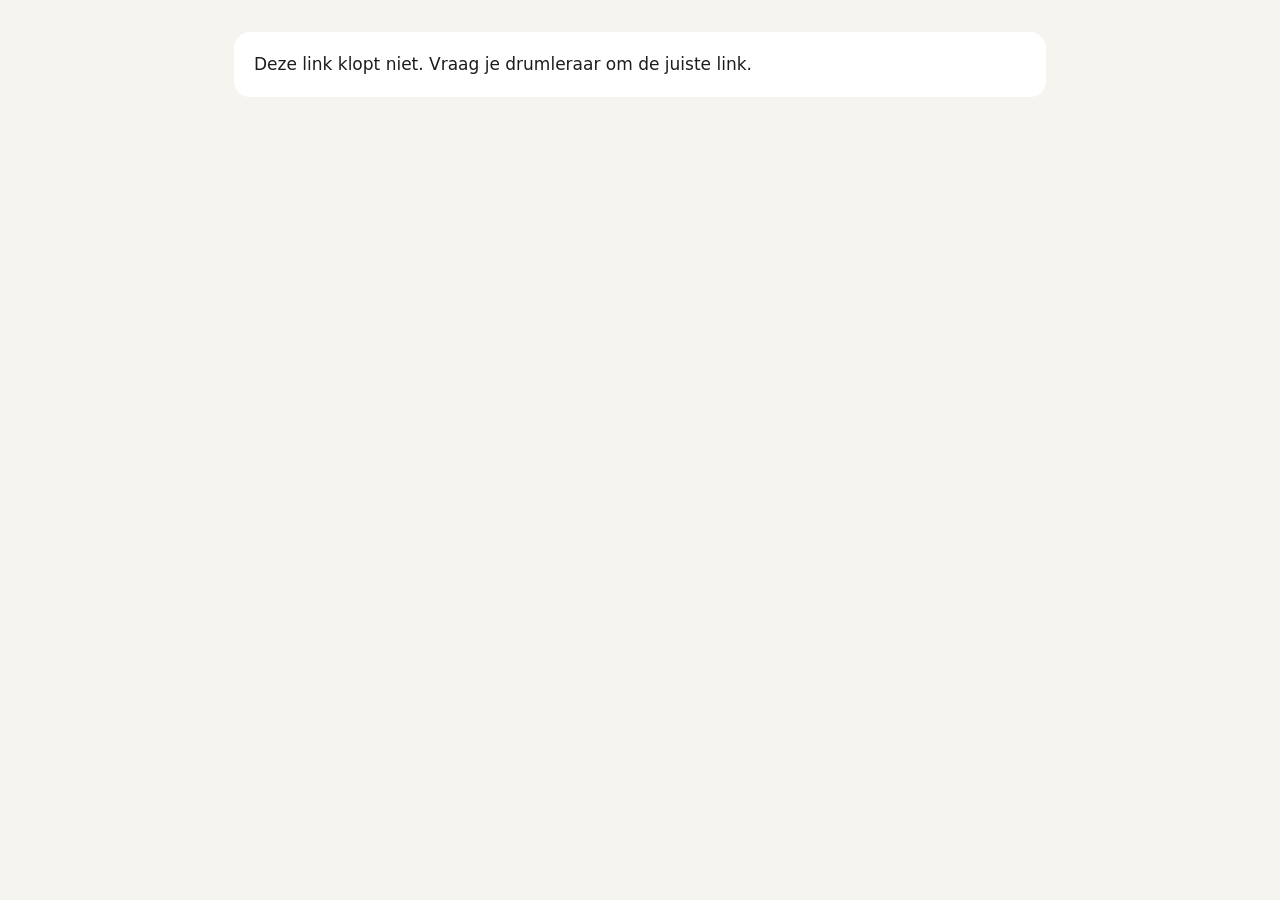
<file: index.html>
<!DOCTYPE html>
<html lang="nl">
<head>
<meta charset="utf-8">
<meta name="viewport" content="width=device-width, initial-scale=1">
<meta name="robots" content="noindex, nofollow">
<title>Drumhuiswerk</title>
<style>
  :root {
    --bg: #f6f4ef; --card: #fff; --ink: #1d1d1b; --muted: #6b6860;
    --accent: #e4572e; --ok: #2e9e5b; --line: #e3dfd6; --radius: 16px;
  }
  * { box-sizing: border-box; }
  body {
    margin: 0; background: var(--bg); color: var(--ink);
    font: 17px/1.45 system-ui, -apple-system, "Segoe UI", Roboto, sans-serif;
  }
  main { max-width: 560px; margin: 0 auto; padding: 16px 14px 48px; }
  @media (min-width: 900px) {
    main { max-width: 860px; padding: 32px 24px 64px; }
    h1 { font-size: 2rem; }
    .goal { font-size: 2rem; }
    .step { gap: 16px; }
  }
  h1 { font-size: 1.5rem; margin: 8px 0 4px; }
  .sub { color: var(--muted); margin: 0 0 16px; }
  .card {
    background: var(--card); border-radius: var(--radius);
    padding: 16px; margin-bottom: 14px; box-shadow: 0 1px 3px rgba(0,0,0,.06);
  }
  .label { font-size: .8rem; font-weight: 700; letter-spacing: .06em;
           text-transform: uppercase; color: var(--muted); margin: 0 0 6px; }
  .goal { font-size: 1.6rem; font-weight: 800; line-height: 1.2; margin: 0; }
  .goal.done { color: var(--ok); }
  .title { font-weight: 600; margin: 0 0 4px; }

  /* streak */
  .streak { display: flex; align-items: center; gap: 12px; margin-bottom: 12px; }
  .streak-num { font-size: 2.2rem; font-weight: 800; }
  .week { display: grid; grid-template-columns: repeat(7, 1fr); gap: 6px; }
  .day {
    border: 2px solid var(--line); background: #fff; border-radius: 12px;
    padding: 8px 0; text-align: center; font: inherit; font-size: .85rem; color: var(--ink);
    min-height: 56px;
  }
  .day b { display: block; font-size: 1.1rem; }
  .day.on { background: var(--ok); border-color: var(--ok); color: #fff; }
  .day.today { border-color: var(--ink); }
  .day:disabled { opacity: .35; }
  .big-btn {
    display: block; width: 100%; margin-top: 12px; padding: 16px;
    border: 0; border-radius: 14px; font: inherit; font-weight: 700; font-size: 1.1rem;
    background: var(--accent); color: #fff;
  }
  .big-btn.on { background: var(--ok); }

  /* audio + tempo */
  .groove-frame { width: 100%; height: 175px; border: 0; display: block; }
  .ext { display: inline-block; margin-top: 6px; color: var(--muted); font-size: .9rem; }
  .now-playing { font-size: .9rem; color: var(--muted); margin: 0 0 8px; }
  .step {
    display: flex; align-items: center; gap: 10px;
    border-top: 1px solid var(--line); padding: 10px 0;
  }
  .step:first-of-type { border-top: 0; }
  .play {
    flex: 0 0 auto; min-width: 104px; padding: 12px 14px; border-radius: 12px;
    border: 2px solid var(--ink); background: #fff; font: inherit; font-weight: 700; color: var(--ink);
  }
  .play.active { background: var(--ink); color: #fff; }
  .check { display: flex; align-items: center; gap: 10px; flex: 1; font-size: 1rem; cursor: pointer; }
  .check input { width: 30px; height: 30px; accent-color: var(--ok); }

  .pdf-btn {
    display: block; text-align: center; padding: 14px; border-radius: 14px;
    border: 2px solid var(--ink); color: var(--ink); text-decoration: none; font-weight: 700;
  }
  ul.focus { margin: 0; padding-left: 20px; }
  ul.focus li { margin: 4px 0; }
  .celebrate {
    background: var(--ok); color: #fff; border-radius: 12px; padding: 12px 14px;
    font-weight: 700; margin-top: 12px;
  }
  details.old { background: var(--card); border-radius: var(--radius); margin-bottom: 10px; }
  details.old > summary { padding: 14px 16px; font-weight: 600; cursor: pointer; }
  details.old > div { padding: 0 2px 2px; }
  details.ex { background: var(--card); border-radius: var(--radius); margin-bottom: 10px;
               box-shadow: 0 1px 3px rgba(0,0,0,.06); }
  details.ex > summary { display: flex; align-items: center; gap: 12px; padding: 14px 16px;
                         cursor: pointer; list-style: none; }
  details.ex > summary::-webkit-details-marker { display: none; }
  .ex-mark { flex: 0 0 36px; height: 36px; border-radius: 50%; display: grid; place-items: center;
             font-weight: 800; border: 2px solid var(--ink); }
  details.ex.done .ex-mark { background: var(--ok); border-color: var(--ok); color: #fff; }
  .ex-type { display: block; font-size: .75rem; font-weight: 700; letter-spacing: .06em;
             text-transform: uppercase; color: var(--accent); }
  .ex-title { font-weight: 700; }
  .ex-body { padding: 0 6px 6px; }
  .ex-body .card { box-shadow: none; border: 1px solid var(--line); margin-bottom: 8px; }
  .zoom-btn { margin: 6px 12px 0 0; padding: 8px 12px; border-radius: 10px; border: 2px solid var(--ink);
              background: #fff; font: inherit; font-size: .9rem; font-weight: 700; color: var(--ink); }
  .overlay { position: fixed; inset: 0; z-index: 10; background: #fff; overflow: auto; padding: 8px 8px 24px; }
  .overlay-bar { display: flex; align-items: center; justify-content: space-between; gap: 8px; margin-bottom: 6px; }
  .overlay-bar .hint { color: var(--muted); font-size: .85rem; }
  @media (orientation: landscape) { .overlay-bar .hint { visibility: hidden; } }
  .overlay-bar button { padding: 10px 14px; border-radius: 10px; border: 0; background: var(--ink); color: #fff;
                        font: inherit; font-weight: 700; }
  .error { background: #fff; border-radius: var(--radius); padding: 20px; }
</style>
</head>
<body>
<main id="app"><p class="sub">Laden…</p></main>

<script>
(function () {
  const app = document.getElementById("app");
  const code = new URLSearchParams(location.search).get("s");

  // ---------- storage (on the student's phone) ----------
  const KEY = "drumhw:" + code;
  function load() {
    try { return JSON.parse(localStorage.getItem(KEY)) || { days: [], tempos: {} }; }
    catch (e) { return { days: [], tempos: {} }; }
  }
  function save(state) {
    try { localStorage.setItem(KEY, JSON.stringify(state)); } catch (e) {}
  }
  let state = load();

  // Moved to drumhof.com/huiswerk. Send the student there and hand over their ticks/streak
  // (stored per website, so the new address can't see them otherwise). ?stay keeps the old page.
  if (code && !new URLSearchParams(location.search).has("stay")) {
    const p = btoa(unescape(encodeURIComponent(JSON.stringify(state))));
    location.replace("https://drumhof.com/huiswerk/?s=" + encodeURIComponent(code) + "#p=" + p);
    return;
  }

  // ---------- dates ----------
  const pad = n => String(n).padStart(2, "0");
  const ymd = d => d.getFullYear() + "-" + pad(d.getMonth() + 1) + "-" + pad(d.getDate());
  const addDays = (d, n) => { const x = new Date(d); x.setDate(x.getDate() + n); return x; };
  const today = new Date(); today.setHours(0, 0, 0, 0);
  const todayKey = ymd(today);

  function streak() {
    const days = new Set(state.days);
    // Today not done yet? Streak still counts up to yesterday.
    let d = days.has(todayKey) ? today : addDays(today, -1);
    let n = 0;
    while (days.has(ymd(d))) { n++; d = addDays(d, -1); }
    return n;
  }
  function toggleDay(key) {
    const i = state.days.indexOf(key);
    if (i >= 0) state.days.splice(i, 1); else state.days.push(key);
    save(state); render();
  }

  // ---------- Groove Scribe ----------
  // Turn a normal Groove Scribe link into the compact embed at a given tempo.
  function grooveEmbed(url, bpm) {
    const q = url.split("?")[1] || "";
    let query = /(^|&)Tempo=\d+/.test(q)
      ? q.replace(/((?:^|&)Tempo=)\d+/, "$1" + bpm)
      : q + "&Tempo=" + bpm;
    // every groove plays in Ben's own player (Drumsheet, copy in editor/). Old Groove Scribe links
    // (mikeslessons.com) use the same link format, so they play there too.
    return "editor/GrooveEmbed.html?" + query;
  }

  // Estimate how many staff lines Groove Scribe draws: in 4/4 it puts one bar per line,
  // in shorter meters (3/4, …) two. Override per groove with "lines" in the JSON if it's off.
  function grooveLines(url) {
    const bars = +((url.match(/[?&]Measures=(\d+)/) || [])[1]) || 1;
    const four = /[?&]TimeSig=4\//.test(url) || !/[?&]TimeSig=/.test(url);
    return four ? bars : Math.ceil(bars / 2);
  }
  // Notation scales with width: measured ≈ 0.13 × width per staff line, plus ~70px for the
  // play controls. A little margin on top so nothing hides behind an inner scrollbar.
  function sizeFrames() {
    document.querySelectorAll("iframe.groove-frame").forEach(f => {
      const lines = +f.dataset.lines || 1;
      // sticking letters (R/L) above the notes make each line taller
      const extra = /[?&]Stickings=[^&]*[RLB]/.test(decodeURIComponent(f.src)) ? 20 : 0;
      f.style.height = Math.round(85 + (0.14 * f.offsetWidth + extra) * lines) + "px";
    });
  }
  window.addEventListener("resize", sizeFrames);

  // Only one groove plays at a time. The player is on another site, so we can't pause it;
  // instead we notice which player got the click (focus moves into its iframe) and
  // reload the previously used one, which stops its sound.
  let activeFrame = null;
  window.addEventListener("blur", () => setTimeout(() => {
    const f = document.activeElement;
    if (!f || !f.classList || !f.classList.contains("groove-frame")) return;
    if (activeFrame && activeFrame !== f && document.contains(activeFrame)) {
      activeFrame.src = activeFrame.src;
    }
    activeFrame = f;
    f.blur(); window.focus(); // give focus back to the page so the next player click is noticed too
  }, 0));
  document.addEventListener("toggle", sizeFrames, true);

  // Full-screen view of one groove (bigger notation, esp. with the phone sideways)
  function openLarge(g, bpm) {
    const ov = el("div", { class: "overlay" },
      el("div", { class: "overlay-bar" },
        el("span", { class: "hint" }, T("rotate")),
        el("button", { onclick: () => ov.remove() }, T("close"))),
      el("iframe", { class: "groove-frame", title: g.label || "Groove",
        "data-lines": g.lines || grooveLines(g.url), src: grooveEmbed(g.url, bpm) }));
    document.body.append(ov);
    sizeFrames();
  }

  // ---------- helpers ----------
  function el(tag, attrs, ...kids) {
    const n = document.createElement(tag);
    for (const k in attrs || {}) {
      if (k === "class") n.className = attrs[k];
      else if (k.startsWith("on")) n.addEventListener(k.slice(2), attrs[k]);
      else n.setAttribute(k, attrs[k]);
    }
    for (const k of kids.flat()) if (k != null) n.append(k);
    return n;
  }

  // ---------- labels (per student: "lang": "en" in their file; default Dutch) ----------
  const LABELS = {
    nl: { hi: "Hoi", intro: "Dit is je drumhuiswerk.", none: "Nog geen opdracht.", previous: "Vorige opdrachten",
          days: ["ma", "di", "wo", "do", "vr", "za", "zo"], streak1: "dag op rij geoefend", streakN: "dagen op rij geoefend",
          doneToday: "✓ Vandaag geoefend!", practiceToday: "Ik heb vandaag geoefend", thisWeek: "Deze week",
          goalsDone: (d, n) => d + " van " + n + " doelen gehaald", allDone: "🎉 Alles gehaald! Laat het zien in de les.",
          pdf: "📄 Open de noten (PDF)", goal: "Jouw doel", done: "Gelukt", doneAt: "Gelukt op",
          goalDone: "🎉 Doel gehaald! Laat het zien in de les.", listen: "Luister & speel mee",
          tempoNow: b => "Tempo nu: " + b + " bpm — druk op ▶ in de noten", focus: "Let op",
          zoom: "🔍 Groter bekijken", close: "✕ Sluiten", rotate: "Tip: draai je gsm" },
    en: { hi: "Hi", intro: "This is your drum homework.", none: "No homework yet.", previous: "Previous homework",
          days: ["Mo", "Tu", "We", "Th", "Fr", "Sa", "Su"], streak1: "day in a row", streakN: "days in a row",
          doneToday: "✓ Practised today!", practiceToday: "I practised today", thisWeek: "This week",
          goalsDone: (d, n) => d + " of " + n + " goals reached", allDone: "🎉 All done! Show it in your next lesson.",
          pdf: "📄 Open the sheet music (PDF)", goal: "Your goal", done: "Done", doneAt: "Done at",
          goalDone: "🎉 Goal reached! Show it in your next lesson.", listen: "Listen & play along",
          tempoNow: b => "Tempo now: " + b + " bpm — press ▶ in the notation", focus: "Focus on",
          zoom: "🔍 View larger", close: "✕ Close", rotate: "Tip: turn your phone sideways" }
  };
  const T = k => (LABELS[(data && data.lang) || "nl"] || LABELS.nl)[k];

  // ---------- render ----------
  let data = null;
  const playing = {}; // assignment id -> bpm currently loaded

  function render() {
    renderPage();
    sizeFrames();
  }
  function renderPage() {
    app.textContent = "";
    app.append(el("h1", null, T("hi") + " " + (data.name || "") + " 👋"));
    app.append(el("p", { class: "sub" }, T("intro")));
    app.append(streakCard());

    const list = data.assignments || [];
    if (!list.length) { app.append(el("p", { class: "sub" }, T("none"))); return; }
    app.append(assignmentView(list[0]));

    if (list.length > 1) {
      app.append(el("p", { class: "label", style: "margin-top:24px" }, T("previous")));
      for (const a of list.slice(1)) {
        app.append(el("details", { class: "old" },
          el("summary", null, (a.date ? a.date + " · " : "") + (a.title || a.goal)),
          el("div", null, assignmentView(a))));
      }
    }
  }

  function streakCard() {
    const s = streak();
    const doneToday = state.days.includes(todayKey);
    const monday = addDays(today, -((today.getDay() + 6) % 7));
    const names = T("days");
    const week = el("div", { class: "week" });
    names.forEach((nm, i) => {
      const d = addDays(monday, i), key = ymd(d);
      week.append(el("button", {
        class: "day" + (state.days.includes(key) ? " on" : "") + (key === todayKey ? " today" : ""),
        ...(d > today ? { disabled: "" } : {}),
        "aria-label": nm + " " + d.getDate(),
        onclick: () => toggleDay(key)
      }, nm, el("b", null, state.days.includes(key) ? "✓" : String(d.getDate()))));
    });
    return el("section", { class: "card" },
      el("div", { class: "streak" },
        el("span", { class: "streak-num" }, "🔥 " + s),
        el("span", null, s === 1 ? T("streak1") : T("streakN"))),
      week,
      el("button", {
        class: "big-btn" + (doneToday ? " on" : ""),
        onclick: () => toggleDay(todayKey)
      }, doneToday ? T("doneToday") : T("practiceToday")));
  }

  // A week's homework is either one exercise (old format) or a list in "exercises".
  const openEx = {}; // which exercises are unfolded (survives re-render)
  function isDone(ex, id) {
    // No tempo steps? Then a single "done" tick counts.
    const t = (ex.tempos && ex.tempos.length) ? ex.tempos : ["done"], d = state.tempos[id] || [];
    return t.every(x => d.includes(x));
  }
  function assignmentView(a) {
    const baseId = a.id || a.title || a.goal;
    if (!Array.isArray(a.exercises)) return exerciseView(a, baseId);

    const exs = a.exercises;
    const ids = exs.map((ex, i) => baseId + "/" + (ex.id || i));
    const doneCount = exs.filter((ex, i) => isDone(ex, ids[i])).length;
    const wrap = el("div");
    wrap.append(el("section", { class: "card" },
      el("p", { class: "label" }, T("thisWeek")),
      a.title ? el("p", { class: "goal", style: "font-size:1.3rem" }, a.title) : null,
      el("p", { class: "sub", style: "margin:6px 0 0" }, T("goalsDone")(doneCount, exs.length)),
      a.notes ? el("ul", { class: "focus", style: "margin-top:10px" },
        (Array.isArray(a.notes) ? a.notes : [a.notes]).map(n => el("li", null, n))) : null,
      doneCount === exs.length ? el("div", { class: "celebrate" }, T("allDone")) : null,
      a.pdf ? el("a", { class: "pdf-btn", style: "margin-top:12px", href: a.pdf, target: "_blank", rel: "noopener" }, T("pdf")) : null));

    exs.forEach((ex, i) => {
      const id = ids[i], done = isDone(ex, id);
      const d = el("details", { class: "ex" + (done ? " done" : ""), ...(openEx[id] ? { open: "" } : {}) },
        el("summary", null,
          el("span", { class: "ex-mark" }, done ? "✓" : String(i + 1)),
          el("span", null,
            ex.type ? el("span", { class: "ex-type" }, ex.type) : null,
            el("span", { class: "ex-title" }, ex.title || ex.goal))),
        el("div", { class: "ex-body" }, exerciseView(Object.assign({}, ex, { title: null }), id)));
      d.addEventListener("toggle", () => { openEx[id] = d.open; });
      wrap.append(d);
    });
    return wrap;
  }

  function exerciseView(a, id) {
    const tempos = a.tempos || [];
    const done = state.tempos[id] || [];
    const allDone = isDone(a, id);
    const wrap = el("div");
    const toggleTick = t => {
      const arr = state.tempos[id] = state.tempos[id] || [];
      const i = arr.indexOf(t);
      if (i >= 0) arr.splice(i, 1); else arr.push(t);
      save(state); render();
    };

    // 1. The goal
    wrap.append(el("section", { class: "card" },
      el("p", { class: "label" }, T("goal")),
      a.title ? el("p", { class: "title" }, a.title) : null,
      el("p", { class: "goal" + (allDone ? " done" : "") }, a.goal),
      !tempos.length ? el("label", { class: "check", style: "margin-top:12px" },
        el("input", { type: "checkbox", ...(allDone ? { checked: "" } : {}), onchange: () => toggleTick("done") }),
        allDone ? T("done") + " ✓" : T("done")) : null,
      allDone ? el("div", { class: "celebrate" }, T("goalDone")) : null));

    // 2. Focus notes (above the audio, so they read it before they start)
    if (a.focus && a.focus.length) {
      const items = Array.isArray(a.focus) ? a.focus : [a.focus];
      wrap.append(el("section", { class: "card" },
        el("p", { class: "label" }, T("focus")),
        el("ul", { class: "focus" }, items.map(f => el("li", null, f)))));
    }

    // 3. Listen + tempo steps
    // "groove" can be one URL, or a list of {label, url} for multi-part exercises
    const grooves = !a.groove ? [] : Array.isArray(a.groove) ? a.groove : [{ url: a.groove }];
    if (grooves.length || tempos.length) {
      const bpm = playing[id] || tempos[0] || 80;
      const card = el("section", { class: "card" }, el("p", { class: "label" }, T("listen")));
      if (grooves.length) {
        card.append(el("p", { class: "now-playing" }, T("tempoNow")(bpm)));
        grooves.forEach(g => {
          if (g.label) card.append(el("p", { class: "title", style: "margin-top:10px" }, g.label));
          card.append(el("iframe", {
            class: "groove-frame", loading: "lazy", title: g.label || "Groove",
            "data-lines": g.lines || grooveLines(g.url),
            src: grooveEmbed(g.url, bpm)
          }));
          card.append(el("button", { class: "zoom-btn", onclick: () => openLarge(g, bpm) }, T("zoom")));
          card.append(el("a", { class: "ext", href: "https://drumsheet.app/?" + (g.url.split("?")[1] || ""), target: "_blank", rel: "noopener" }, "Open in Drumsheet ↗"));
        });
      }
      tempos.forEach(t => {
        const checked = done.includes(t);
        const box = el("input", {
          type: "checkbox", ...(checked ? { checked: "" } : {}),
          onchange: () => toggleTick(t)
        });
        card.append(el("div", { class: "step" },
          grooves.length ? el("button", {
            class: "play" + (t === bpm ? " active" : ""),
            onclick: () => { playing[id] = t; render(); }
          }, "▶ " + t) : el("strong", { style: "min-width:80px" }, t + " bpm"),
          el("label", { class: "check" }, box, checked ? T("done") + " ✓" : T("doneAt") + " " + t)));
      });
      wrap.append(card);
    }

    // 4. Notation
    if (a.pdf) {
      wrap.append(el("section", { class: "card" },
        el("a", { class: "pdf-btn", href: a.pdf, target: "_blank", rel: "noopener" }, T("pdf"))));
    }
    return wrap;
  }

  // ---------- boot ----------
  if (!code || !/^[a-z0-9]+$/i.test(code)) {
    app.innerHTML = '<div class="error">Deze link klopt niet. Vraag je drumleraar om de juiste link.</div>';
    return;
  }
  fetch("s/" + code + ".json", { cache: "no-store" })
    .then(r => { if (!r.ok) throw new Error(r.status); return r.json(); })
    .then(d => { data = d; render(); })
    .catch(() => {
      app.innerHTML = '<div class="error">Huiswerk niet gevonden. Vraag je drumleraar om de juiste link.</div>';
    });
})();
</script>
</body>
</html>
</file>
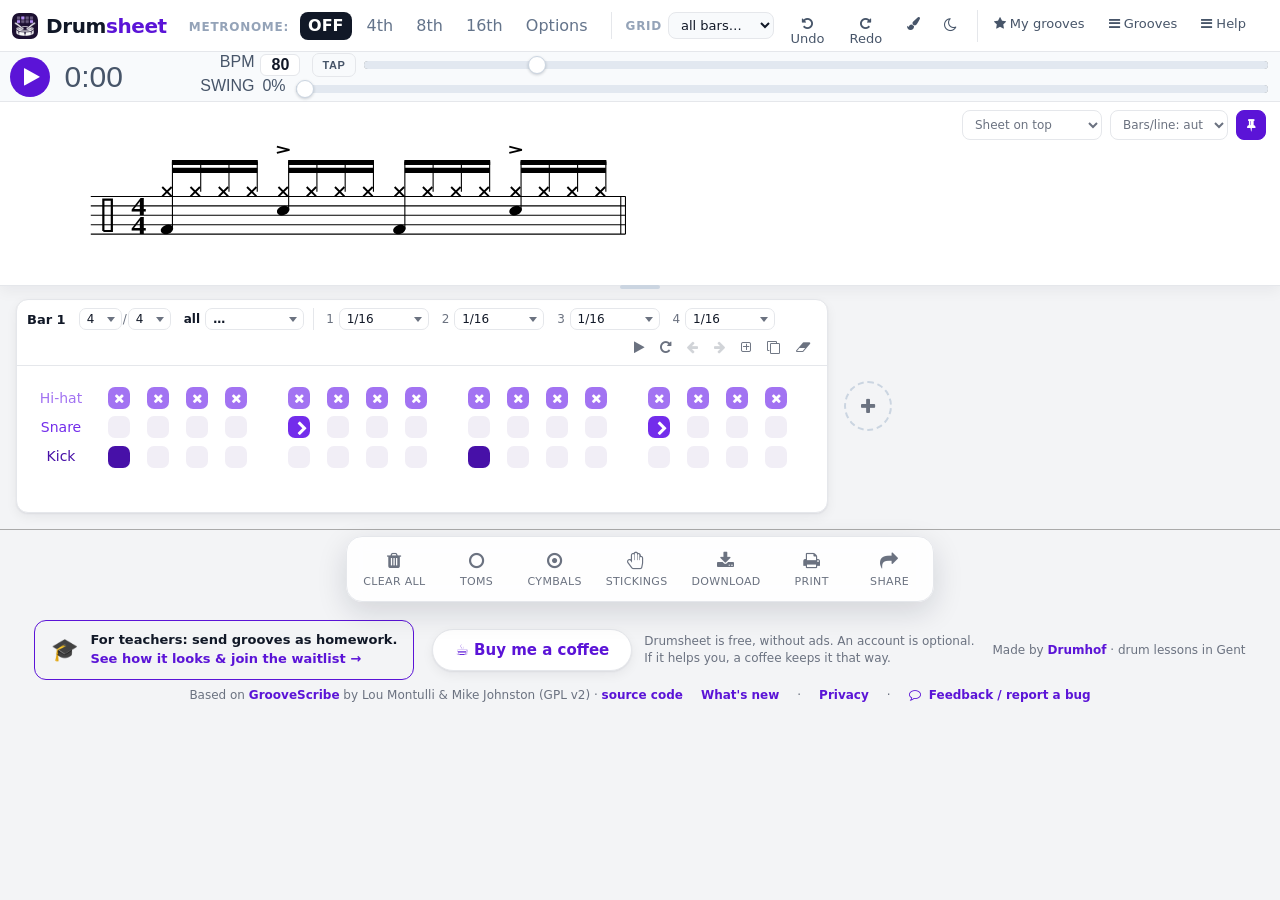
<file: editor-test/index.html>
<!DOCTYPE html>
<html lang="en">
	<!-- HTML for the Groove Writer part of the Groove Scribe HTML application -->
	<!--Copyright 2015-2020 Lou Montulli, Mike Johnston  GPL V2.0 Please See LICENSE.txt for more details -->

    <head>
		<meta charset="utf-8">
		<title>Drumsheet: free online drum notation editor</title>
		<link rel="canonical" href="https://drumsheet.app/">
		<meta name="description" content="Drumsheet is a free online drum notation editor: write grooves, hear them, loop bars, mix time signatures, triplets and sextuplets, 4 toms and ride. Share, print or download.">

		<meta name="viewport" content="width=device-width, initial-scale=1">
		<script>
			(function () {
				var t = null;
				try { t = localStorage.getItem('benTheme'); } catch (e) {}
				if (t === 'dark' || (!t && window.matchMedia && window.matchMedia('(prefers-color-scheme: dark)').matches))
					document.documentElement.classList.add('ben-dark');
				var g = null;
				try { g = localStorage.getItem('benGridStyle'); } catch (e) {}
				if (g !== 'classic') document.documentElement.classList.add('ben-pads');
				// one picked colour -> whole palette (light + dark) and the icon
				function hexHsl(hex) {
					var r = parseInt(hex.substr(1, 2), 16) / 255, g = parseInt(hex.substr(3, 2), 16) / 255, b = parseInt(hex.substr(5, 2), 16) / 255;
					var mx = Math.max(r, g, b), mn = Math.min(r, g, b), h = 0, s = 0, l = (mx + mn) / 2;
					if (mx !== mn) {
						var d = mx - mn; s = l > 0.5 ? d / (2 - mx - mn) : d / (mx + mn);
						h = mx === r ? (g - b) / d + (g < b ? 6 : 0) : mx === g ? (b - r) / d + 2 : (r - g) / d + 4; h *= 60;
					}
					return [Math.round(h), Math.round(s * 100)];
				}
				window.benColour = '#7c3aed';
				window.benSetColour = function (hex) {
					if (!/^#[0-9a-f]{6}$/i.test(hex || '')) hex = '#7c3aed';
					window.benColour = hex;
					var hs = hexHsl(hex), H = hs[0], S = Math.max(25, Math.min(85, hs[1])), T = (H + 28) % 360;
					function c(h, s, l) { return 'hsl(' + h + ',' + Math.round(s) + '%,' + l + '%)'; }
					var css = 'html.ben-tint:not(.ben-dark){--ben-brand:' + c(H, S, 46) + ';--ben-brand-soft:' + c(H, S, 97) + ';--ben-brand-ink:#fff;' +
						'--pad-hh:' + c(H, S, 70) + ';--pad-sn:' + c(H, S, 55) + ';--pad-kick:' + c(H, S, 36) + ';--pad-tom:' + c(T, S, 66) + ';' +
						'--pad-off:' + c(H, S * 0.4, 95) + ';--pad-off-hover:' + c(H, S * 0.4, 89) + '}' +
						'html.ben-tint.ben-dark{--ben-brand:' + c(H, S, 76) + ';--ben-brand-soft:' + c(H, S * 0.7, 20) + ';--ben-brand-ink:' + c(H, 40, 8) + ';' +
						'--ben-bg:' + c(H, 38, 6) + ';--ben-surface:' + c(H, 32, 12) + ';--ben-line:' + c(H, 26, 22) + ';--ben-chrome:' + c(H, 38, 6) + ';--ben-staff:' + c(H, 26, 22) + ';' +
						'--ben-tint-top:' + c(H, 38, 9) + ';--ben-tint-menu:' + c(H, 32, 15) + ';' +
						'--ben-chrome-2:' + c(H, 34, 13) + ';--ben-chrome-hover:' + c(H, 28, 22) + ';--ben-tint-dock:hsla(' + H + ',32%,12%,0.94);--ben-tint-track:' + c(H, 24, 24) + ';' +
						'--pad-hh:' + c(H, S, 82) + ';--pad-sn:' + c(H, S, 72) + ';--pad-kick:' + c(H, S, 62) + ';--pad-tom:' + c(T, S, 84) + ';' +
						'--pad-off:' + c(H, 24, 24) + ';--pad-off-hover:' + c(H, 24, 31) + '}';
					var st = document.getElementById('benColourStyle');
					if (!st) { st = document.createElement('style'); st.id = 'benColourStyle'; document.head.appendChild(st); }
					st.textContent = css;
					var tc = document.querySelector('meta[name="theme-color"]');
					if (!tc) { tc = document.createElement('meta'); tc.name = 'theme-color'; document.head.appendChild(tc); }
					tc.content = document.documentElement.classList.contains('ben-dark') ? 'hsl(' + H + ',38%,9%)' : '#ffffff';
					document.documentElement.classList.add('ben-tint');
					benDrawIcon(H, S);
				};
				// icon: dark tinted square, white drum + sticks, coloured pads
				var glyph = null;
				function benDrawIcon(H, S) {
					function draw() {
						var out = {};
						[64, 32].forEach(function (n) {
							var cv = document.createElement('canvas'); cv.width = cv.height = n;
							var x = cv.getContext('2d'), k = n / 1254, rr = function (a, b, w, h, r) { x.beginPath(); x.moveTo(a + r, b); x.arcTo(a + w, b, a + w, b + h, r); x.arcTo(a + w, b + h, a, b + h, r); x.arcTo(a, b + h, a, b, r); x.arcTo(a, b, a + w, b, r); x.closePath(); x.fill(); };
							x.fillStyle = 'hsl(' + H + ',' + Math.min(S, 50) + '%,13%)'; rr(0, 0, n, n, n * 0.2);
							x.drawImage(glyph, 0, 0, n, n);
							var lit = { '0,1': 1, '1,0': 1, '1,3': 1 };
							[[168, 140], [345, 135]].forEach(function (row, ri) {
								[233, 442, 651, 860].forEach(function (cx, ci) {
									x.fillStyle = lit[ri + ',' + ci] ? 'hsl(' + H + ',' + S + '%,76%)' : 'hsl(' + H + ',16%,42%)';
									rr(cx * k, row[0] * k, 160 * k, row[1] * k, 22 * k);
								});
							});
							out[n] = cv.toDataURL('image/png');
						});
						var setLogo = function () {
							document.querySelectorAll('link[rel="icon"]').forEach(function (l) { l.href = out[32]; });
							var im = document.querySelector('.ben-logo-icon'); if (im) im.src = out[64];
						};
						setLogo(); document.addEventListener('DOMContentLoaded', setLogo);
					}
					if (glyph && glyph.complete) return draw();
					glyph = new Image(); glyph.onload = draw; glyph.src = 'images/beatsheet-glyph.png';
				}
				var c = null;
				try { c = localStorage.getItem('benColour'); } catch (e) {}
				if (c === 'blue') c = '#2563eb';
				window.benSetColour(c);
			})();
		</script>
		<meta name="apple-mobile-web-app-capable" content="yes">
		<meta name="mobile-web-app-capable" content="yes">
		<link rel="icon" type="image/png" sizes="32x32" href="images/favicon-32.png">
		<link rel="icon" sizes="192x192" href="images/beatsheet-icon-192.png">
		<link rel="icon" sizes="96x96" href="images/beatsheet-icon-96.png">
		<link rel="apple-touch-icon" href="images/apple-touch-icon.png">

		<meta property="og:description" content="Free online drum notation editor: write grooves, hear them, loop bars, mixed meters, triplets, 4 toms and ride."/>
		<meta property="og:site_name" content="Drumsheet"/>
		<meta property="og:title" content="Drumsheet: free online drum notation editor"/>
		<meta property="og:type" content="website"/>
		<meta property="og:url" content="https://drumsheet.app/"/>
		<meta property="og:image" content="https://drumsheet.app/images/og-image-2.png"/>
		<meta property="og:image:width" content="1200"/>
		<meta property="og:image:height" content="630"/>
		<meta property="og:image:alt" content="Drumsheet: free online drum notation editor"/>
		<meta name="twitter:card" content="summary_large_image"/>
		<meta name="twitter:image" content="https://drumsheet.app/images/og-image-2.png"/>


		<link rel="stylesheet" type="text/css" href="font-awesome/4.7.0/css/font-awesome.min.css">
	    <link rel="stylesheet" type="text/css" href="css/groove_writer_orange.css?v=1795615009">
		<link rel="stylesheet" type="text/css" href="css/groove_display_orange.css?v=1795615009">
		<link rel="stylesheet" type="text/css" href="css/groove_ben_modern.css?v=1795615009">

		<!--   Other peoples JS libraries    -->
		<!-- <script src="./MIDI.js/js/MIDI/MIDI.JS.min.js" type="text/javascript"></script> -->
		<script src="./MIDI.js/js/MIDI/AudioDetect.js" type="text/javascript"></script>
		<script src="./MIDI.js/js/MIDI/LoadPlugin.js" type="text/javascript"></script>
		<script src="./MIDI.js/js/MIDI/Plugin.js" type="text/javascript"></script>
		<script src="./MIDI.js/js/MIDI/Player.js" type="text/javascript"></script>
		<script src="./MIDI.js/inc/DOMLoader.XMLHttp.js" type="text/javascript"></script>
		<script src="./MIDI.js/inc/jasmid/stream.js"></script>
		<script src="./MIDI.js/inc/jasmid/midifile.js"></script>
		<script src="./MIDI.js/inc/jasmid/replayer.js"></script>
		<script src="./MIDI.js/inc/Base64.js"></script>
		<script src="./MIDI.js/inc/base64binary.js"></script>

		<!-- script to render ABC to an SVG image -->
		<script type="text/javascript" src="./js/abc2svg-1.js"></script>

		<!-- script to convert SVG to PNGs for download -->
		<script type="text/javascript" src="./js/pablo.min.js"></script>

		<!-- script for sharing to social sites -->


		<!-- Minified version: <script src="./js/groove_writer.min.js" type="text/javascript"></script> -->

		<!-- jsmidgen for generating a midi file -->
		<script src="./js/jsmidgen.js" type="text/javascript"></script>
		<!-- iOS: allow Web Audio to play through the silent switch -->
		<script src="./js/unmute.js" type="text/javascript"></script>
		<!--   our custom JS is loaded as an ES module at the end of <body> (js/main.js).
		       It creates window.myGrooveWriter, builds the dynamic DOM, and runs the
		       page-load init. -->

    <script>
	// privacy-friendly visitor count (GoatCounter: no cookies, no personal data), only on drumsheet.app
	if (location.hostname === 'drumsheet.app') {
		window.goatcounter = { path: function () { return location.pathname; } }; // grooves in the link are not sent
		var gc = document.createElement('script');
		gc.async = true;
		gc.src = 'https://gc.zgo.at/count.js';
		gc.dataset.goatcounter = 'https://drumsheet.goatcounter.com/count';
		document.head.appendChild(gc);
	}
	window.benCount = function (name) {
		try { if (window.goatcounter && window.goatcounter.count) window.goatcounter.count({ path: name, title: name, event: true }); } catch (e) {}
	};
</script>
</head>
    <body>

	<div id="GrooveWriter">
		<div class="nonPrintable">
			<div id="LeftHandNav">
				<span id="divisionButtonContainer">
					<span id="logoInSubdivision" class="left-button-content"><img src="images/GScribe_Logo_lone_g.svg"></span>
					<span class="left-button edit-block" id="timeLabel" onclick="myGrooveWriter.timeSigPopupOpen();"><span class="left-button-content"><span><span id="timeSigLabel" class="buttonFraction"><sup>4</sup>/<sub>4</sub></span><span id="timeSubLabel">TIME</span></span></span></span>
					<span class="left-button subdivision edit-block" id="subdivision_8ths"  onclick="myGrooveWriter.changeDivision(8);"><span class="left-button-content"><span><span class="buttonFraction"><sup>1</sup>/<sub>8</sub></span>NOTES</span></span></span>
					<span class="left-button subdivision edit-block" id="subdivision_16ths" onclick="myGrooveWriter.changeDivision(16);"><span class="left-button-content"><span><span class="buttonFraction"><sup>1</sup>/<sub>16</sub></span>NOTES</span></span></span>
					<span class="left-button subdivision edit-block" id="subdivision_32ths" onclick="myGrooveWriter.changeDivision(32);"><span class="left-button-content"><span><span class="buttonFraction"><sup>1</sup>/<sub>32</sub></span>NOTES</span></span></span>
					<span class="left-button subdivision edit-block" id="subdivision_12ths" onclick="myGrooveWriter.changeDivision(12);"><span class="left-button-content"><span><span class="buttonFraction"><sup>1</sup>/<sub>8</sub></span>TRIPLETS</span></span></span>
					<span class="left-button subdivision edit-block" id="subdivision_24ths" onclick="myGrooveWriter.changeDivision(24);"><span class="left-button-content"><span><span class="buttonFraction"><sup>1</sup>/<sub>16</sub></span>TRIPLETS</span></span></span>
					<span class="left-button subdivision edit-block" id="subdivision_48ths" onclick="myGrooveWriter.changeDivision(48);"><span class="left-button-content"><span>MIXED<br>Division</span></span></span>

					<!-- Populated by js/main.js after load (was document.write). -->
					<span id="viewEditSwitchSlot"></span>
					<span id="advancedEditSlot"></span>

					<span class="left-button edit-block" id="undoButton" onclick="myGrooveWriter.undoCommand();"><span class="left-button-content"><i class="fa fa-undo"></i>&nbsp;&nbsp;Undo</span></span>
				</span>

			</div>
			<div id="TopNav" class="fullWidthEle">
				<span id="logoTextUpperLeft"><span class="ben-logo"><img class="ben-logo-icon" src="images/beatsheet-logo-64.png" alt="">Drum<b>sheet</b></span></span>
				<span id="upperLeft">
					<span id="metronomeContainer">
						<span id="metronomeLabel">METRONOME:</span>
						<span class="metronomeButton" id="metronomeOff" onclick="myGrooveWriter.setMetronomeFrequency(0);">OFF</span>
						<span class="metronomeButton" id="metronome4ths" onclick="myGrooveWriter.setMetronomeFrequency(4);">4th</span>
						<span class="metronomeButton" id="metronome8ths" onclick="myGrooveWriter.setMetronomeFrequency(8);">8th</span>
						<span class="metronomeButton" id="metronome16ths" onclick="myGrooveWriter.setMetronomeFrequency(16);">16th</span>
						<span class="metronomeButton" id="metronomeTrip" title="Triplets (3 per beat)" onclick="myGrooveWriter.setMetronomeFrequency(12);">3</span>
						<span class="metronomeButton" id="metronomeSext" title="Sextuplets (6 per beat)" onclick="myGrooveWriter.setMetronomeFrequency(24);">6</span>
						<span class="metronomeButton Options grooveDB_hidden" id="metronomeOptionsAnchor" onclick="myGrooveWriter.metronomeOptionsAnchorClick(event);">Options</span>
					</span>
					<span id="benGridAll" title="Set the grid of every beat in every bar">
						<span id="benGridAllLabel">GRID</span>
						<select onchange="myGrooveWriter.setAllBeats('all', this.value); this.value='';">
							<option value="">all bars…</option>
							<option value="4">1/4</option>
							<option value="8">1/8</option>
							<option value="16">1/16</option>
							<option value="32">1/32</option>
							<option value="8t">triplets</option>
							<option value="16t">sextuplets</option>
						</select>
					</span>
				</span>
				<span id="benUndoRedo">
					<span class="rightButtons" onclick="myGrooveWriter.undoCommand();" title="Undo (Ctrl+Z)"><i class="fa fa-undo"></i> Undo</span>
					<span class="rightButtons" onclick="myGrooveWriter.redoCommand();" title="Redo (Ctrl+Y)"><i class="fa fa-repeat"></i> Redo</span>
					<span class="rightButtons" id="benLookToggle" title="Look: grid style and colour" onclick="benLookMenu(event)"><i class="fa fa-paint-brush"></i></span>
					<span class="rightButtons" id="benThemeToggle" title="Dark / light mode" onclick="(function(){var d=document.documentElement.classList.toggle('ben-dark');try{localStorage.setItem('benTheme', d?'dark':'light')}catch(e){};window.benSetColour(window.benColour)})();"><i class="fa fa-moon-o"></i></span>
				</span>
				<span id="upperRight">
					<span class="rightButtons grooveDB_hidden" id="permutationAnchor" onclick="myGrooveWriter.permutationAnchorClick(event);"><i class="fa fa-bars"></i> Permutations</span>
					<span class="rightButtons" id="benMyGroovesBtn" title="My grooves: save and open your own grooves (Ctrl+S)" onclick="myGrooveWriter.showMyGrooves();"><i class="fa fa-star"></i> My grooves</span>
					<span class="rightButtons" id="groovesAnchor" onclick="myGrooveWriter.groovesAnchorClick(event);"><i class="fa fa-bars"></i> Grooves</span>
					<span class="rightButtons" id="helpAnchor" onclick="myGrooveWriter.helpAnchorClick(event);"><i class="fa fa-bars"></i> Help</span>
				</span>
			</div>
			<div id="midiPlayer" class="fullWidthEle"><!-- space for the midiplayer to be attached by the javascript --></div>
		</div>

		<div id="RightHandContent">
			<div class="nonPrintable">

				<!-- Contents built by js/main.js (was document.write). -->
				<div id="PermutationOptions"></div>
			</div>

			<div class="Printable">
				<!-- rendering area -->
				<div id="sheetMusicDiv" class="fullWidthEle">
					<div id="svgTarget" class="svgTarget">
						<!-- space for the SVG sheet music to display -->
					</div>
				</div>
			</div>
			<div class="nonPrintable">

				<p class="warnings">Warnings:</p>
				<div class="warnings" id="diverr">
				</div>

				<div id="sheetMusicTextFields" class="fullWidthEle grooveDB_hidden edit-block">
					<span class="sheetMusicTextField"><b>Title:</b> <input class="sheetMusicInputField" id="tuneTitle" placeholder="optional" onchange="myGrooveWriter.refresh_ABC();" type="text"></span>
					<span class="sheetMusicTextField"><b>Author:</b> <input class="sheetMusicInputField" id="tuneAuthor" placeholder="optional" onchange="myGrooveWriter.refresh_ABC();"  type="text"></span>
					<span class="sheetMusicTextField"><b>Comment:</b> <input class="sheetMusicInputField" id="tuneComments" placeholder="optional" onchange="myGrooveWriter.refresh_ABC();"  type="text"></span>
					<span id='KeyButton'><input type="checkbox" class="hiddenCheckbox" id="showLegend" onclick="myGrooveWriter.refresh_ABC();"><label id="LegendLabel" for="showLegend"><i class="fa fa-key"></i></label></span>
				</div>

				<div id="musicalInput" class="fullWidthEle edit-block">
					<!-- The clickable note grid is built by js/main.js (was document.write). -->
					<div id="measureContainer"></div>
				</div>


				<div id="bottomButtonRow" class="fullWidthEle">
					<span class="pageBottomButton edit-block" id="clearAllNotesButton" onclick="event.preventDefault(); myGrooveWriter.clearAllNotes();"><span class="bottomButtonIcon"><i class="fa fa-trash fa-2x"></i></span><span class="bottomButtonLabel">CLEAR ALL</span></span>
					<span class="pageBottomButton edit-block" id="showHideTomsButton" onclick="event.preventDefault(); myGrooveWriter.showHideToms(false, false);"><span class="bottomButtonIcon"><i class="fa fa-circle-o"></i></span><span class="bottomButtonLabel">TOMS</span></span>
					<span class="pageBottomButton edit-block" id="showHideRideButton" onclick="event.preventDefault(); myGrooveWriter.showHideRide();"><span class="bottomButtonIcon"><i class="fa fa-dot-circle-o fa-2x"></i></span><span class="bottomButtonLabel">CYMBALS</span></span>
					<span class=" grooveDB_hidden pageBottomButton" id="stickingsButton" onclick="myGrooveWriter.stickingsAnchorClick();"><span class="bottomButtonIcon"><i class="fa fa-hand-paper-o"></i></span><span class="bottomButtonLabel">STICKINGS</span></span>
					<span class=" grooveDB_hidden pageBottomButton" id="downloadButton" onclick="myGrooveWriter.DownloadAnchorClick();"><span class="bottomButtonIcon"><i class="fa fa-download fa-2x"></i></span><span class="bottomButtonLabel">DOWNLOAD</span></span>
					<span class=" grooveDB_hidden pageBottomButton" id="printButton" onclick="myGrooveWriter.printMusic();"><span class="bottomButtonIcon"><i class="fa fa-print fa-2x"></i></span><span class="bottomButtonLabel">PRINT</span></span>
					<span class=" grooveDB_hidden pageBottomButton" id="shareSaveButton" onclick="event.preventDefault(); myGrooveWriter.show_FullURLPopup();"><span class="bottomButtonIcon"><i class="fa fa-share fa-2x"></i></span><span class="bottomButtonLabel">SHARE</span></span>
				</div>
				<div id="benFooter">
					<a class="ben-teachers" href="teachers.html" onclick="window.benCount && window.benCount('teachers-box-click')"><span class="ben-teachers-icon">&#127891;</span><span><b>For teachers:</b> send grooves as homework.<br><u>See how it looks &amp; join the waitlist &rarr;</u></span></a>
					<span class="ben-coffee-wrap"><a class="ben-coffee" href="https://ko-fi.com/gladinathor" target="_blank" rel="noopener">&#9749; Buy me a coffee</a><span class="ben-coffee-note">Drumsheet is free, without ads. An account is optional.<br>If it helps you, a coffee keeps it that way.</span></span>
					<span>Made by <a href="https://drumhof.com" target="_blank" rel="noopener">Drumhof</a> &middot; drum lessons in Gent</span>
					<span>Based on <a href="https://github.com/montulli/GrooveScribe" target="_blank" rel="noopener">GrooveScribe</a> by Lou Montulli &amp; Mike Johnston (GPL v2) &middot; <a href="https://github.com/bengladine/beatsheet" target="_blank" rel="noopener">source code</a></span>
					<a class="ben-privacy" href="javascript:void(0)" onclick="myGrooveWriter.showWhatsNew && myGrooveWriter.showWhatsNew()">What's new</a> &middot; <a class="ben-privacy" href="privacy.html">Privacy</a> &middot; <a class="ben-feedback" href="https://forms.gle/rgXMxauXFDep4EJq6" target="_blank" rel="noopener"><i class="fa fa-comment-o"></i> Feedback / report a bug</a>
				</div>


				<div id="midiTextOutput">
				</div>

				<span id="hiddenDescription">
					GrooveScribe allows drummers to easily create grooves, listen, share, print sheet music, and more.
					Use the GrooveScribe to create new grooves, figure out the groove to your favorite song,
					or write down the groove to your latest tune.
				</span>

				<!-- GrooveDB output area -->
				<div id="GrooveDB_MetaData" class="grooveDB_show" style="display:none;">
					<div id="grooveDBInstructions">
					This is the text that should be added to the GrooveDB for this groove.  <br>
					<b>Copy and paste it into the GrooveDB edit window </b>
					</div>
					<div>
					<textarea id="GrooveDB_source" class="fullWidthEle"></textarea>
					</div>
				</div>

				<div id="debugDisplayArea">
					<span id="undoStack"></span>
					<span id="redoStack"></span>
					<span id="URLSearchData"></span>
					<!-- ABC notation -->
					<A href="" id="showHideABC" onclick="event.preventDefault(); myGrooveWriter.ShowHideABCResults();">Show/Hide ABC Notation</a>

					<div id="ABC_Results">
						ABC Notation is used for rendering the music.  You can see what is being generated below.
						You can even edit it.  <br>
						NOTE: whenever the page is modified, the ABC Notation below will be overwritten automatically. <br>
						For more information about ABC Notation go here: <a href="http://abcnotation.com/">http://abcnotation.com/</a>
						<p></p>
						<textarea id="ABCsource" rows="10" cols="72" ></textarea>
						<br>
						<button type="button" onclick="myGrooveWriter.displayNewSVG();">Re-render the music</button>
						<button type="button" onclick="myGrooveWriter.saveABCtoFile();">Save ABC to file</button>
					</div>
					<span id="debugOutput"></span>
				</div>

				<div id="totalPlayTime">
				</div>
			</div>
		</div>


		<!-- context menu that will pop up over notes in advaced edit mode or right click -->
		<div class="noteContextMenu">
			<ul id="metronomeOptionsContextMenu" class="list">
				<li class="metronomeOptionsContextMenuItem" id="metronomeOptionsContextMenuSolo"      onclick='myGrooveWriter.metronomeOptionsMenuPopupClick("Solo");'  title="Just hear the metronome." >Solo</li>
				<li class="metronomeOptionsContextMenuItem" id="metronomeOptionsContextMenuSpeedUp"   onclick='myGrooveWriter.metronomeOptionsMenuPopupClick("SpeedUp");' title="Increase the tempo automatically" >Auto speed up</li>
				<li class="metronomeOptionsContextMenuItem" id="metronomeOptionsContextMenuCountIn"   onclick='myGrooveWriter.metronomeOptionsMenuPopupClick("CountIn");' title="One measure of metronome count in at the start" >Count it in</li>
				<li class="metronomeOptionsContextMenuItem" id="metronomeOptionsContextMenuOffTheOne" onclick='myGrooveWriter.metronomeOptionsMenuPopupClick("OffTheOne");' title="Click on the e, &, or a">Offset click</li>
				<!--
				<li id="metronomeOptionsContextMenuDropper"   onclick='myGrooveWriter.metronomeOptionsMenuPopupClick("Dropper")'  >Beat Dropper</li>
				-->
			</ul>
		</div>
		<div class="noteContextMenu">
			<ul id="metronomeOptionsOffsetClickContextMenu" class="list">
				<li class="metronomeOptionsOffsetClickContextMenuItem menuChecked" id="metronomeOptionsOffsetClickContextMenuOnThe1"   onclick='myGrooveWriter.metronomeOptionsMenuOffsetClickPopupClick("1");'>Start on "<b>1</b>"</li>
				<li class="metronomeOptionsOffsetClickContextMenuItem" id="metronomeOptionsOffsetClickContextMenuOnTheE"   onclick='myGrooveWriter.metronomeOptionsMenuOffsetClickPopupClick("E");'>Start on "<b>E</b>"</li>
				<li class="metronomeOptionsOffsetClickContextMenuItem" id="metronomeOptionsOffsetClickContextMenuOnTheAND" onclick='myGrooveWriter.metronomeOptionsMenuOffsetClickPopupClick("AND");'>Start on "<b>&amp;</b>"</li>
				<li class="metronomeOptionsOffsetClickContextMenuItem" id="metronomeOptionsOffsetClickContextMenuOnTheA"   onclick='myGrooveWriter.metronomeOptionsMenuOffsetClickPopupClick("A");'>Start on "<b>A</b>"</li>
				<li class="metronomeOptionsOffsetClickContextMenuItem" id="metronomeOptionsOffsetClickContextMenuOnTheROTATE"  onclick='myGrooveWriter.metronomeOptionsMenuOffsetClickPopupClick("ROTATE");'>Rotate through</li>
			</ul>
		</div>
		<div class="noteContextMenu">
			<ul id="metronomeOptionsOffsetClickForTripletsContextMenu" class="list">
				<li class="metronomeOptionsOffsetClickContextMenuItem menuChecked" id="metronomeOptionsOffsetClickContextMenuOnThe1Triplet"  onclick='myGrooveWriter.metronomeOptionsMenuOffsetClickPopupClick("1");'>Start on "<b>1</b>"</li>
				<li class="metronomeOptionsOffsetClickContextMenuItem" id="metronomeOptionsOffsetClickContextMenuOnTheTI" onclick='myGrooveWriter.metronomeOptionsMenuOffsetClickPopupClick("TI");'>Start on "<b>&amp;</b>"</li>
				<li class="metronomeOptionsOffsetClickContextMenuItem" id="metronomeOptionsOffsetClickContextMenuOnTheTA" onclick='myGrooveWriter.metronomeOptionsMenuOffsetClickPopupClick("TA");'>Start on "<b>A</b>"</li>
				<li class="metronomeOptionsOffsetClickContextMenuItem" id="metronomeOptionsOffsetClickContextMenuOnTheROTATE"   onclick='myGrooveWriter.metronomeOptionsMenuOffsetClickPopupClick("ROTATE");'>Rotate through</li>
			</ul>
		</div>
		<div class="noteContextMenu">
			<ul id="stickingContextMenu" class="list">
				<li onclick='myGrooveWriter.notePopupClick("sticking", "off");'>Off</li>
				<li onclick='myGrooveWriter.notePopupClick("sticking","right");'><b>R</b>ight</li>
				<li onclick='myGrooveWriter.notePopupClick("sticking","left");'><b>L</b>eft</li>
				<li onclick='myGrooveWriter.notePopupClick("sticking","both");'><b>R/L</b></li>
				<li onclick='myGrooveWriter.notePopupClick("sticking", "count");'>Count</li>
			</ul>
		</div>
		<div class="noteContextMenu">
			<ul id="hhContextMenu" class="list">
				<li onclick='myGrooveWriter.notePopupClick("hh", "off");'>Off</li>
				<li onclick='myGrooveWriter.notePopupClick("hh","normal");'>Hi-hat normal</li>
				<li onclick='myGrooveWriter.notePopupClick("hh","open");'>Hi-hat open</li>
				<!-- <li onclick='myGrooveWriter.notePopupClick("hh","close");'>Hi-hat closed</li> -->
				<li onclick='myGrooveWriter.notePopupClick("hh","accent");'>Hi-hat accent</li>
				<li onclick='myGrooveWriter.notePopupClick("hh","crash");'>Crash</li>
				<li onclick='myGrooveWriter.notePopupClick("hh","crash2");'>Crash 2</li>
				<li onclick='myGrooveWriter.notePopupClick("hh","ride");'>Ride</li>
				<li onclick='myGrooveWriter.notePopupClick("hh","ride_bell");'>Ride Bell</li>
				<li onclick='myGrooveWriter.notePopupClick("hh","cow_bell");'>Cow Bell</li>
				<li onclick='myGrooveWriter.notePopupClick("hh","stacker");'>Stacker</li>
				<li onclick='myGrooveWriter.notePopupClick("hh","metronome_normal");'>Click</li>
				<li onclick='myGrooveWriter.notePopupClick("hh","metronome_accent");'>Click - accent</li>
			</ul>
		</div>
		<div class="noteContextMenu">
			<ul id="tom1ContextMenu" class="list">
				<li onclick='myGrooveWriter.notePopupClick("tom1", "off");'>Off</li>
				<li onclick='myGrooveWriter.notePopupClick("tom1", "normal");'>Tom Normal</li>
			</ul>
		</div>
		<div class="noteContextMenu">
			<ul id="tom2ContextMenu" class="list">
				<li onclick='myGrooveWriter.notePopupClick("tom2", "off");'>Off</li>
				<li onclick='myGrooveWriter.notePopupClick("tom2", "normal");'>Tom Normal</li>
			</ul>
			<ul id="tom3ContextMenu" class="list">
				<li onclick='myGrooveWriter.notePopupClick("tom3", "off");'>Off</li>
				<li onclick='myGrooveWriter.notePopupClick("tom3", "normal");'>Tom Normal</li>
			</ul>
			<ul id="tom4ContextMenu" class="list">
				<li onclick='myGrooveWriter.notePopupClick("tom4", "off");'>Off</li>
				<li onclick='myGrooveWriter.notePopupClick("tom4", "normal");'>Tom Normal</li>
			</ul>
		</div>
		<div class="noteContextMenu">
			<ul id="snareContextMenu" class="list">
				<li onclick='myGrooveWriter.notePopupClick("snare", "off");'>Off</li>
				<li onclick='myGrooveWriter.notePopupClick("snare", "normal");'>Snare Normal</li>
				<li onclick='myGrooveWriter.notePopupClick("snare", "accent");'>Snare Accent</li>
				<li onclick='myGrooveWriter.notePopupClick("snare", "ghost");'>Ghost Note</li>
				<li onclick='myGrooveWriter.notePopupClick("snare", "xstick");'>Cross Stick</li>
				<li onclick='myGrooveWriter.notePopupClick("snare", "buzz");'>Buzz Stroke</li>
				<li onclick='myGrooveWriter.notePopupClick("snare", "flam");'>Flam</li>
			</ul>
		</div>
		<div class="noteContextMenu">
			<ul id="kickContextMenu" class="list">
				<li onclick='myGrooveWriter.notePopupClick("kick", "off");'>Off</li>
				<li onclick='myGrooveWriter.notePopupClick("kick", "normal");'>Kick Normal</li>
				<li onclick='myGrooveWriter.notePopupClick("kick", "splash");'>Hi-hat foot</li>
				<li onclick='myGrooveWriter.notePopupClick("kick", "kick_and_splash");'>Kick &amp; Hi-hat foot</li>
			</ul>
		</div>
		<div class="noteContextMenu">
			<ul id="stickingsLabelContextMenu" class="list">
				<li onclick='myGrooveWriter.noteLabelPopupClick("stickings", "all_off");'>all <b>Off</b></li>
				<li onclick='myGrooveWriter.noteLabelPopupClick("stickings", "alternate");'>alternate <b>R</b>/<b>L</b></li>
				<li onclick='myGrooveWriter.noteLabelPopupClick("stickings", "all_right");'>all <b>R</b>s</li>
				<li onclick='myGrooveWriter.noteLabelPopupClick("stickings", "all_left");'>all <b>L</b>s</li>
				<li onclick='myGrooveWriter.noteLabelPopupClick("stickings", "all_count");'><b>C</b>ounts</li>
				<li onclick='myGrooveWriter.noteLabelPopupClick("stickings", "cancel");'>cancel</li>
			</ul>
		</div>
		<div class="noteContextMenu">
			<ul id="hhLabelContextMenu" class="list">
				<li onclick='myGrooveWriter.noteLabelPopupClick("hh", "all_off");'>all Hi-hats <b>Off</b></li>
				<li onclick='myGrooveWriter.noteLabelPopupClick("hh", "all_on");'>all Hi-hats <b>On</b></li>
				<li class="ben-convert" onclick='myGrooveWriter.noteLabelPopupClick("hh", "convert_normal");'>→ convert to <b>Normal</b></li>
				<li class="ben-convert" onclick='myGrooveWriter.noteLabelPopupClick("hh", "convert_accent");'>→ convert to <b>Accent</b></li>
				<li class="ben-convert" onclick='myGrooveWriter.noteLabelPopupClick("hh", "convert_open");'>→ convert to <b>Open</b></li>
				<li class="ben-convert" onclick='myGrooveWriter.noteLabelPopupClick("hh", "convert_ride");'>→ convert to <b>Ride</b></li>
				<li class="ben-convert" onclick='myGrooveWriter.noteLabelPopupClick("hh", "convert_ride_bell");'>→ convert to <b>Ride bell</b></li>
				<li class="ben-convert" onclick='myGrooveWriter.noteLabelPopupClick("hh", "convert_crash");'>→ convert to <b>Crash</b></li>
				<li onclick='myGrooveWriter.noteLabelPopupClick("hh", "downbeats");'>downbeats</li>
				<li onclick='myGrooveWriter.noteLabelPopupClick("hh", "upbeats");'>upbeats</li>
				<li id='mute_hh_menu_item' onclick='myGrooveWriter.noteLabelPopupClick("hh", "mute");'>mute HH sound</li>
				<li onclick='myGrooveWriter.noteLabelPopupClick("hh", "cancel");'>cancel</li>
			</ul>
		</div>
		<div class="noteContextMenu">
			<ul id="tom1LabelContextMenu" class="list">
				<li onclick='myGrooveWriter.noteLabelPopupClick("tom1", "all_off");'>all Toms <b>Off</b></li>
				<li onclick='myGrooveWriter.noteLabelPopupClick("tom1", "all_on");'>all Toms <b>On</b></li>
				<li id='mute_tom1_menu_item' onclick='myGrooveWriter.noteLabelPopupClick("tom1", "mute");'>mute tom sound</li>
				<li onclick='myGrooveWriter.noteLabelPopupClick("tom1", "cancel");'>cancel</li>
			</ul>
		</div>
		<div class="noteContextMenu">
			<ul id="tom2LabelContextMenu" class="list">
				<li onclick='myGrooveWriter.noteLabelPopupClick("tom2", "all_off");'>all Toms <b>Off</b></li>
				<li onclick='myGrooveWriter.noteLabelPopupClick("tom2", "all_on");'>all Toms <b>On</b></li>
				<li id='mute_tom2_menu_item' onclick='myGrooveWriter.noteLabelPopupClick("tom2", "mute");'>mute tom sound</li>
				<li onclick='myGrooveWriter.noteLabelPopupClick("tom2", "cancel");'>cancel</li>
			</ul>
			<ul id="tom3LabelContextMenu" class="list">
				<li onclick='myGrooveWriter.noteLabelPopupClick("tom3", "all_off");'>all Toms <b>Off</b></li>
				<li onclick='myGrooveWriter.noteLabelPopupClick("tom3", "all_on");'>all Toms <b>On</b></li>
				<li id='mute_tom3_menu_item' onclick='myGrooveWriter.noteLabelPopupClick("tom3", "mute");'>mute tom sound</li>
				<li onclick='myGrooveWriter.noteLabelPopupClick("tom3", "cancel");'>cancel</li>
			</ul>
			<ul id="tom4LabelContextMenu" class="list">
				<li onclick='myGrooveWriter.noteLabelPopupClick("tom4", "all_off");'>all Toms <b>Off</b></li>
				<li onclick='myGrooveWriter.noteLabelPopupClick("tom4", "all_on");'>all Toms <b>On</b></li>
				<li id='mute_tom4_menu_item' onclick='myGrooveWriter.noteLabelPopupClick("tom4", "mute");'>mute tom sound</li>
				<li onclick='myGrooveWriter.noteLabelPopupClick("tom4", "cancel");'>cancel</li>
			</ul>
		</div>
		<div class="noteContextMenu">
			<ul id="snareLabelContextMenu" class="list">
				<li onclick='myGrooveWriter.noteLabelPopupClick("snare", "all_off");'>all Snares <b>Off</b></li>
				<li onclick='myGrooveWriter.noteLabelPopupClick("snare", "all_on");'>all <b>Accented</b></li>
				<li onclick='myGrooveWriter.noteLabelPopupClick("snare", "all_on_normal");'>all <b>Normal</b></li>
				<li onclick='myGrooveWriter.noteLabelPopupClick("snare", "all_on_ghost");'>all <b>Ghosts</b></li>
				<li class="ben-convert" onclick='myGrooveWriter.noteLabelPopupClick("snare", "convert_normal");'>→ convert to <b>Normal</b></li>
				<li class="ben-convert" onclick='myGrooveWriter.noteLabelPopupClick("snare", "convert_accent");'>→ convert to <b>Accent</b></li>
				<li class="ben-convert" onclick='myGrooveWriter.noteLabelPopupClick("snare", "convert_ghost");'>→ convert to <b>Ghost</b></li>
				<li class="ben-convert" onclick='myGrooveWriter.noteLabelPopupClick("snare", "convert_flam");'>→ convert to <b>Flam</b></li>
				<li class="ben-convert" onclick='myGrooveWriter.noteLabelPopupClick("snare", "convert_drag");'>→ convert to <b>Drag</b></li>
				<li class="ben-convert" onclick='myGrooveWriter.noteLabelPopupClick("snare", "convert_xstick");'>→ convert to <b>Cross-stick</b></li>
				<li class="ben-convert" onclick='myGrooveWriter.noteLabelPopupClick("snare", "convert_buzz");'>→ convert to <b>Buzz</b></li>
				<li id='mute_snare_menu_item' onclick='myGrooveWriter.noteLabelPopupClick("snare", "mute");'>mute snare sound</li>
				<li onclick='myGrooveWriter.noteLabelPopupClick("snare", "cancel");'>cancel</li>
			</ul>
		</div>
		<div class="noteContextMenu">
			<ul id="kickLabelContextMenu" class="list">
				<li onclick='myGrooveWriter.noteLabelPopupClick("kick", "all_off");'>all Kicks <b>Off</b></li>
				<li onclick='myGrooveWriter.noteLabelPopupClick("kick", "all_on");'>all Kicks <b>On</b></li>
				<li class="ben-convert" onclick='myGrooveWriter.noteLabelPopupClick("kick", "convert_normal");'>→ convert to <b>Kick</b></li>
				<li class="ben-convert" onclick='myGrooveWriter.noteLabelPopupClick("kick", "convert_splash");'>→ convert to <b>HH foot</b></li>
				<li class="ben-convert" onclick='myGrooveWriter.noteLabelPopupClick("kick", "convert_kick_and_splash");'>→ convert to <b>Kick + HH foot</b></li>
				<li onclick='myGrooveWriter.noteLabelPopupClick("kick", "hh_foot_nums_on");'>HH foot #'s <b>On</b></li>
				<li onclick='myGrooveWriter.noteLabelPopupClick("kick", "hh_foot_ands_on");'>HH foot &'s <b>On</b></li>
				<li id='mute_kick_menu_item' onclick='myGrooveWriter.noteLabelPopupClick("kick", "mute");'>mute kick sound</li>
				<li onclick='myGrooveWriter.noteLabelPopupClick("kick", "cancel");'>cancel</li>
			</ul>
		</div>
		<div class="noteContextMenu">
			<ul id="permutationContextMenu" class="list">
				<li onclick='myGrooveWriter.permutationPopupClick("none");'><b>None</b></li>
				<li onclick='myGrooveWriter.permutationPopupClick("kick_16ths");'><b>Kick</b> Permutation</li>
				<li onclick='myGrooveWriter.permutationPopupClick("snare_16ths");'><b>Snare</b> Permutation</li>
			</ul>
		</div>
		<div class="noteContextMenu">
			<ul id="helpContextMenu" class="list">
				<li onclick='myGrooveWriter.helpMenuPopupClick("undo");'>Undo (Ctrl-Z)</li>
				<li onclick='myGrooveWriter.helpMenuPopupClick("redo");'>Redo (Ctrl-Y)</li>
				<li onclick='myGrooveWriter.helpMenuPopupClick("help");'>Help</li>
				<li onclick='myGrooveWriter.helpMenuPopupClick("about");'>About</li>
			</ul>
		</div>
		<div class="noteContextMenu">
			<ul id="stickingsContextMenu" class="list" style="width: 200px;">
				<li onclick='myGrooveWriter.stickingsShowHideToggle();'><b>Show or Hide stickings</b></li>
				<li onclick='myGrooveWriter.stickingsReverseRL();'><b>Reverse stickings R/L</b></li>
			</ul>
		</div>
		<div class="noteContextMenu">
			<ul id="downloadContextMenu" class="list" style="width: 200px;">
				<li onclick='myGrooveWriter.SVGSaveAs();'><b>Download SVG Images</b></li>
				<li onclick='myGrooveWriter.PNGSaveAs();'><b>Download PNG Images</b></li>
				<li onclick='myGrooveWriter.MIDISaveAs();'><b>Download MIDI file</b></li>
			</ul>
		</div>
		<!-- The grooves menu is built by js/main.js (was document.write). -->
		<div id="grooveListWrapper"></div>

		<!-- dialog for the TIME label, hidden by default -->
		<div id="timeSigPopup">
			<div id="timeSigPopupTitle">Choose a Time Signature</div>
			<div id="timeSigPopupOptions">
			 <select id="timeSigPopupTimeSigTop">
			  <option value="2">2</option>
			  <option value="3">3</option>
			  <option selected value="4">4</option>
			  <option value="5">5</option>
			  <option value="6">6</option>
			  <option value="7">7</option>
			  <option value="8">8</option>
			  <option value="9">9</option>
			  <option value="10">10</option>
			  <option value="11">11</option>
			  <option value="12">12</option>
			  <option value="13">13</option>
			  <option value="14">14</option>
			  <option value="15">15</option>
			</select>
			<b id="timeSigPopupSlash">/</b>
			<select id="timeSigPopupTimeSigBottom">
			  <option selected value="4">4</option>
			  <option value="8">8</option>
			  <option value="16">16</option>
			</select>
			</div>
			<div id="timeSigPopupButtons">
			<button id="timeSigPopupCancel" onclick="myGrooveWriter.timeSigPopupClose('cancel');">Cancel</button>
			<button id="timeSigPopupOK" onclick="myGrooveWriter.timeSigPopupClose('ok');">Done</button>
			</div>
		</div>

		<!-- this is used by the share/save button, and is hidden by default -->
		<div id="fullURLPopup">
			<span id="fullURLPopupCloseButton" onclick="myGrooveWriter.close_FullURLPopup();"><i class="fa fa-lg fa-times-circle"></i></span>
			<div id="fullURLPopupTitle">Share Your Groove</div>
			<div id="fullURLPopupSubTitle">Use this URL to share or save this groove</div>
			<div id="fullURLPopupSubSubTitle">(You can also bookmark this page)</div>
			<div id="fullURLPopupCheckboxes">
				<span><label  id="shortURLLabel" class="fullURLPopupCheckboxLabel"><input type="checkbox" id="shortenerCheckbox" onchange="myGrooveWriter.shortenerCheckboxChanged();">Short URL</label></span>
				<span><label id="embedCodeLabel" class="fullURLPopupCheckboxLabel"><input type="checkbox" id="embedCodeCheckbox" onchange="myGrooveWriter.embedCodeCheckboxChanged();">Embed Code</label></span>
			</div>
			<div id="fullURLPopupTextFieldContainer"><input type="text" id="fullURLPopupTextField"></div>
			<br>
			<div id="shareButtonContainer">
				<button id="fullURLPopupCopyButton" onclick="myGrooveWriter.copyShareURLToClipboard();">&nbsp;<i class="fa fa-copy"></i> &nbsp;COPY&nbsp;</button>
			</div>
		</div>


		<!-- this is used by the metronome auto speed up option menu, and is hidden by default -->
		<div id="metronomeAutoSpeedupConfiguration">
			<div id="metronomeAutoSpeedupOutputText">
				Increase <span id="metronomeAutoSpeedupTempoIncreaseAmountOutput">5</span> bpm in
				<span id="metronomeAutoSpeedupTempoIncreaseIntervalOutput">2</span> min
			</div>
			<div id="metronomeAutoSpeedupConfigurationKeepIncreasing">
				<input type="checkbox" checked id="metronomeAutoSpeedUpKeepGoingForever"><label for="metronomeAutoSpeedUpKeepGoingForever">Keep increasing after the first interval</label>
			</div>
			<div id="metronomeAutoSpeedupConfigurationSliders">
				<div id="metronomeAutoSpeedupConfigurationAmountLable">Amount in BPM</div>
				<input type=range min=1 max=100 value=5 class="metronomeAutoSpeedUpRange" id="metronomeAutoSpeedupTempoIncreaseAmount" oninput="myGrooveWriter.updateRangeLabel(event, 'metronomeAutoSpeedupTempoIncreaseAmountOutput');">
				<div id="metronomeAutoSpeedupConfigurationIntervalLable">Interval in Minutes</div>
				<input type=range min=1 max=20 value=2 class="metronomeAutoSpeedUpRange" id="metronomeAutoSpeedupTempoIncreaseInterval" step="1" oninput="myGrooveWriter.updateRangeLabel(event, 'metronomeAutoSpeedupTempoIncreaseIntervalOutput');">
			</div>
			<div id="metronomeAutoSpeedupCloseButtonDiv">
				<button id="metronomeAutoSpeedupConfigurationCloseButton" onclick="myGrooveWriter.close_MetronomeAutoSpeedupConfiguration('ok');">Done</button>
			</div>
		</div>


		<!-- App entry point: ES module that boots the app and runs page-load init. -->
		<script type="module" src="js/main.js?v=1795615009"></script>


	</div>

    <script>
			function benLookMenu(ev) {
				ev.stopPropagation();
				var old = document.getElementById('benLookMenu');
				if (old) { old.remove(); return; }
				var de = document.documentElement;
				var m = document.createElement('div');
				m.id = 'benLookMenu';
				function group(title, key, cls, opts) {
					var h = document.createElement('div'); h.className = 'ben-look-h'; h.textContent = title; m.appendChild(h);
					var row = document.createElement('div'); row.className = 'ben-look-row'; m.appendChild(row);
					opts.forEach(function (o) {
						var b = document.createElement('button');
						b.innerHTML = (o[2] ? '<i class="ben-swatch" style="background:' + o[2] + '"></i>' : '') + o[1];
						var on = function () { return o[0] === 'on' ? de.classList.contains(cls) : !de.classList.contains(cls); };
						b.className = on() ? 'on' : '';
						b.onclick = function () {
							de.classList.toggle(cls, o[0] === 'on');
							try { localStorage.setItem(key, o[3]); } catch (e) {}
							row.querySelectorAll('button').forEach(function (x) { x.className = ''; });
							b.className = 'on';
							window.dispatchEvent(new Event('resize'));
						};
						row.appendChild(b);
					});
				}
				group('Grid', 'benGridStyle', 'ben-pads', [['off', 'Classic', '', 'classic'], ['on', 'Pads', '', 'pads']]);
				var h = document.createElement('div'); h.className = 'ben-look-h'; h.textContent = 'Colour'; m.appendChild(h);
				var inp = document.createElement('input'); inp.type = 'color'; inp.value = window.benColour; m.appendChild(inp);
				var save = function (hex) { window.benSetColour(hex); inp.value = hex; try { localStorage.setItem('benColour', hex); } catch (e) {} };
				inp.oninput = function () { save(inp.value); };
				var pr = document.createElement('div'); pr.className = 'ben-look-presets'; m.appendChild(pr);
				['#7c3aed', '#2563eb', '#0891b2', '#059669', '#d97706', '#dc2626', '#db2777', '#475569'].forEach(function (hex) {
					var sw = document.createElement('i'); sw.style.background = hex; sw.title = hex === '#7c3aed' ? 'Drumsheet purple (default)' : hex;
					sw.onclick = function () { save(hex); }; pr.appendChild(sw);
				});
				var r = ev.currentTarget.getBoundingClientRect();
				m.style.top = (r.bottom + 6) + 'px';
				m.style.right = Math.max(8, window.innerWidth - r.right) + 'px';
				document.body.appendChild(m);
				setTimeout(function () {
					document.addEventListener('pointerdown', function close(e) {
						if (!m.contains(e.target)) { m.remove(); document.removeEventListener('pointerdown', close, true); }
					}, true);
				}, 0);
			}
		</script>
	</body>

</html>
</file>
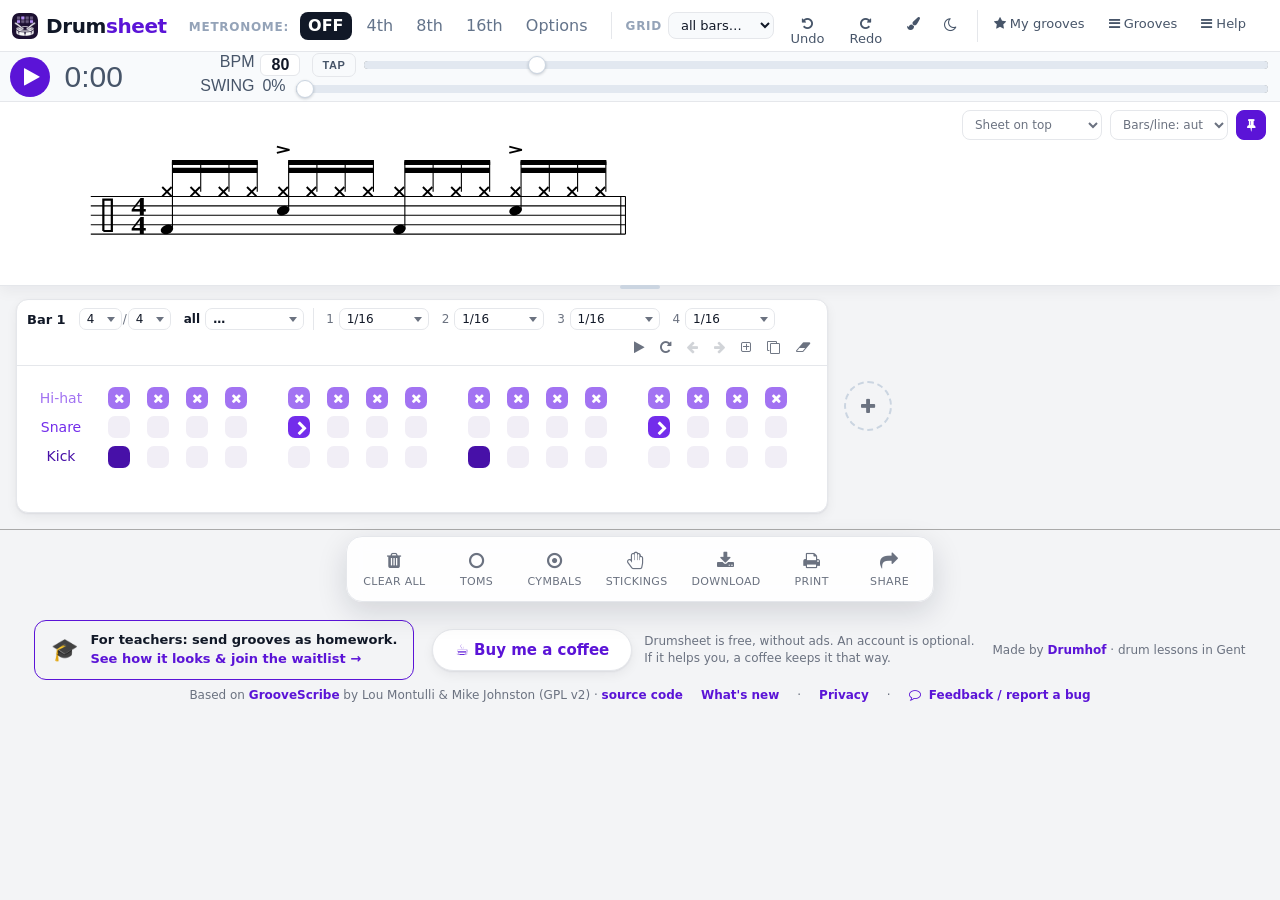
<file: editor/index.html>
<!DOCTYPE html>
<html lang="en">
	<!-- HTML for the Groove Writer part of the Groove Scribe HTML application -->
	<!--Copyright 2015-2020 Lou Montulli, Mike Johnston  GPL V2.0 Please See LICENSE.txt for more details -->

    <head>
		<meta charset="utf-8">
		<title>Drumsheet: free online drum notation editor</title>
		<link rel="canonical" href="https://drumsheet.app/">
		<meta name="description" content="Drumsheet is a free online drum notation editor: write grooves, hear them, loop bars, mix time signatures, triplets and sextuplets, 4 toms and ride. Share, print or download.">

		<meta name="viewport" content="width=device-width, initial-scale=1">
		<script>
			(function () {
				var t = null;
				try { t = localStorage.getItem('benTheme'); } catch (e) {}
				if (t === 'dark' || (!t && window.matchMedia && window.matchMedia('(prefers-color-scheme: dark)').matches))
					document.documentElement.classList.add('ben-dark');
				var g = null;
				try { g = localStorage.getItem('benGridStyle'); } catch (e) {}
				if (g !== 'classic') document.documentElement.classList.add('ben-pads');
				// one picked colour -> whole palette (light + dark) and the icon
				function hexHsl(hex) {
					var r = parseInt(hex.substr(1, 2), 16) / 255, g = parseInt(hex.substr(3, 2), 16) / 255, b = parseInt(hex.substr(5, 2), 16) / 255;
					var mx = Math.max(r, g, b), mn = Math.min(r, g, b), h = 0, s = 0, l = (mx + mn) / 2;
					if (mx !== mn) {
						var d = mx - mn; s = l > 0.5 ? d / (2 - mx - mn) : d / (mx + mn);
						h = mx === r ? (g - b) / d + (g < b ? 6 : 0) : mx === g ? (b - r) / d + 2 : (r - g) / d + 4; h *= 60;
					}
					return [Math.round(h), Math.round(s * 100)];
				}
				window.benColour = '#7c3aed';
				window.benSetColour = function (hex) {
					if (!/^#[0-9a-f]{6}$/i.test(hex || '')) hex = '#7c3aed';
					window.benColour = hex;
					var hs = hexHsl(hex), H = hs[0], S = Math.max(25, Math.min(85, hs[1])), T = (H + 28) % 360;
					function c(h, s, l) { return 'hsl(' + h + ',' + Math.round(s) + '%,' + l + '%)'; }
					var css = 'html.ben-tint:not(.ben-dark){--ben-brand:' + c(H, S, 46) + ';--ben-brand-soft:' + c(H, S, 97) + ';--ben-brand-ink:#fff;' +
						'--pad-hh:' + c(H, S, 70) + ';--pad-sn:' + c(H, S, 55) + ';--pad-kick:' + c(H, S, 36) + ';--pad-tom:' + c(T, S, 66) + ';' +
						'--pad-off:' + c(H, S * 0.4, 95) + ';--pad-off-hover:' + c(H, S * 0.4, 89) + '}' +
						'html.ben-tint.ben-dark{--ben-brand:' + c(H, S, 76) + ';--ben-brand-soft:' + c(H, S * 0.7, 20) + ';--ben-brand-ink:' + c(H, 40, 8) + ';' +
						'--ben-bg:' + c(H, 38, 6) + ';--ben-surface:' + c(H, 32, 12) + ';--ben-line:' + c(H, 26, 22) + ';--ben-chrome:' + c(H, 38, 6) + ';--ben-staff:' + c(H, 26, 22) + ';' +
						'--ben-tint-top:' + c(H, 38, 9) + ';--ben-tint-menu:' + c(H, 32, 15) + ';' +
						'--ben-chrome-2:' + c(H, 34, 13) + ';--ben-chrome-hover:' + c(H, 28, 22) + ';--ben-tint-dock:hsla(' + H + ',32%,12%,0.94);--ben-tint-track:' + c(H, 24, 24) + ';' +
						'--pad-hh:' + c(H, S, 82) + ';--pad-sn:' + c(H, S, 72) + ';--pad-kick:' + c(H, S, 62) + ';--pad-tom:' + c(T, S, 84) + ';' +
						'--pad-off:' + c(H, 24, 24) + ';--pad-off-hover:' + c(H, 24, 31) + '}';
					var st = document.getElementById('benColourStyle');
					if (!st) { st = document.createElement('style'); st.id = 'benColourStyle'; document.head.appendChild(st); }
					st.textContent = css;
					var tc = document.querySelector('meta[name="theme-color"]');
					if (!tc) { tc = document.createElement('meta'); tc.name = 'theme-color'; document.head.appendChild(tc); }
					tc.content = document.documentElement.classList.contains('ben-dark') ? 'hsl(' + H + ',38%,9%)' : '#ffffff';
					document.documentElement.classList.add('ben-tint');
					benDrawIcon(H, S);
				};
				// icon: dark tinted square, white drum + sticks, coloured pads
				var glyph = null;
				function benDrawIcon(H, S) {
					function draw() {
						var out = {};
						[64, 32].forEach(function (n) {
							var cv = document.createElement('canvas'); cv.width = cv.height = n;
							var x = cv.getContext('2d'), k = n / 1254, rr = function (a, b, w, h, r) { x.beginPath(); x.moveTo(a + r, b); x.arcTo(a + w, b, a + w, b + h, r); x.arcTo(a + w, b + h, a, b + h, r); x.arcTo(a, b + h, a, b, r); x.arcTo(a, b, a + w, b, r); x.closePath(); x.fill(); };
							x.fillStyle = 'hsl(' + H + ',' + Math.min(S, 50) + '%,13%)'; rr(0, 0, n, n, n * 0.2);
							x.drawImage(glyph, 0, 0, n, n);
							var lit = { '0,1': 1, '1,0': 1, '1,3': 1 };
							[[168, 140], [345, 135]].forEach(function (row, ri) {
								[233, 442, 651, 860].forEach(function (cx, ci) {
									x.fillStyle = lit[ri + ',' + ci] ? 'hsl(' + H + ',' + S + '%,76%)' : 'hsl(' + H + ',16%,42%)';
									rr(cx * k, row[0] * k, 160 * k, row[1] * k, 22 * k);
								});
							});
							out[n] = cv.toDataURL('image/png');
						});
						var setLogo = function () {
							document.querySelectorAll('link[rel="icon"]').forEach(function (l) { l.href = out[32]; });
							var im = document.querySelector('.ben-logo-icon'); if (im) im.src = out[64];
						};
						setLogo(); document.addEventListener('DOMContentLoaded', setLogo);
					}
					if (glyph && glyph.complete) return draw();
					glyph = new Image(); glyph.onload = draw; glyph.src = 'images/beatsheet-glyph.png';
				}
				var c = null;
				try { c = localStorage.getItem('benColour'); } catch (e) {}
				if (c === 'blue') c = '#2563eb';
				window.benSetColour(c);
			})();
		</script>
		<meta name="apple-mobile-web-app-capable" content="yes">
		<meta name="mobile-web-app-capable" content="yes">
		<link rel="icon" type="image/png" sizes="32x32" href="images/favicon-32.png">
		<link rel="icon" sizes="192x192" href="images/beatsheet-icon-192.png">
		<link rel="icon" sizes="96x96" href="images/beatsheet-icon-96.png">
		<link rel="apple-touch-icon" href="images/apple-touch-icon.png">

		<meta property="og:description" content="Free online drum notation editor: write grooves, hear them, loop bars, mixed meters, triplets, 4 toms and ride."/>
		<meta property="og:site_name" content="Drumsheet"/>
		<meta property="og:title" content="Drumsheet: free online drum notation editor"/>
		<meta property="og:type" content="website"/>
		<meta property="og:url" content="https://drumsheet.app/"/>
		<meta property="og:image" content="https://drumsheet.app/images/og-image-2.png"/>
		<meta property="og:image:width" content="1200"/>
		<meta property="og:image:height" content="630"/>
		<meta property="og:image:alt" content="Drumsheet: free online drum notation editor"/>
		<meta name="twitter:card" content="summary_large_image"/>
		<meta name="twitter:image" content="https://drumsheet.app/images/og-image-2.png"/>


		<link rel="stylesheet" type="text/css" href="font-awesome/4.7.0/css/font-awesome.min.css">
	    <link rel="stylesheet" type="text/css" href="css/groove_writer_orange.css?v=1795615140">
		<link rel="stylesheet" type="text/css" href="css/groove_display_orange.css?v=1795615140">
		<link rel="stylesheet" type="text/css" href="css/groove_ben_modern.css?v=1795615140">

		<!--   Other peoples JS libraries    -->
		<!-- <script src="./MIDI.js/js/MIDI/MIDI.JS.min.js" type="text/javascript"></script> -->
		<script src="./MIDI.js/js/MIDI/AudioDetect.js" type="text/javascript"></script>
		<script src="./MIDI.js/js/MIDI/LoadPlugin.js" type="text/javascript"></script>
		<script src="./MIDI.js/js/MIDI/Plugin.js" type="text/javascript"></script>
		<script src="./MIDI.js/js/MIDI/Player.js" type="text/javascript"></script>
		<script src="./MIDI.js/inc/DOMLoader.XMLHttp.js" type="text/javascript"></script>
		<script src="./MIDI.js/inc/jasmid/stream.js"></script>
		<script src="./MIDI.js/inc/jasmid/midifile.js"></script>
		<script src="./MIDI.js/inc/jasmid/replayer.js"></script>
		<script src="./MIDI.js/inc/Base64.js"></script>
		<script src="./MIDI.js/inc/base64binary.js"></script>

		<!-- script to render ABC to an SVG image -->
		<script type="text/javascript" src="./js/abc2svg-1.js"></script>

		<!-- script to convert SVG to PNGs for download -->
		<script type="text/javascript" src="./js/pablo.min.js"></script>

		<!-- script for sharing to social sites -->


		<!-- Minified version: <script src="./js/groove_writer.min.js" type="text/javascript"></script> -->

		<!-- jsmidgen for generating a midi file -->
		<script src="./js/jsmidgen.js" type="text/javascript"></script>
		<!-- iOS: allow Web Audio to play through the silent switch -->
		<script src="./js/unmute.js" type="text/javascript"></script>
		<!--   our custom JS is loaded as an ES module at the end of <body> (js/main.js).
		       It creates window.myGrooveWriter, builds the dynamic DOM, and runs the
		       page-load init. -->

    <script>
	// privacy-friendly visitor count (GoatCounter: no cookies, no personal data), only on drumsheet.app
	if (location.hostname === 'drumsheet.app') {
		window.goatcounter = { path: function () { return location.pathname; } }; // grooves in the link are not sent
		var gc = document.createElement('script');
		gc.async = true;
		gc.src = 'https://gc.zgo.at/count.js';
		gc.dataset.goatcounter = 'https://drumsheet.goatcounter.com/count';
		document.head.appendChild(gc);
	}
	window.benCount = function (name) {
		try { if (window.goatcounter && window.goatcounter.count) window.goatcounter.count({ path: name, title: name, event: true }); } catch (e) {}
	};
</script>
</head>
    <body>

	<div id="GrooveWriter">
		<div class="nonPrintable">
			<div id="LeftHandNav">
				<span id="divisionButtonContainer">
					<span id="logoInSubdivision" class="left-button-content"><img src="images/GScribe_Logo_lone_g.svg"></span>
					<span class="left-button edit-block" id="timeLabel" onclick="myGrooveWriter.timeSigPopupOpen();"><span class="left-button-content"><span><span id="timeSigLabel" class="buttonFraction"><sup>4</sup>/<sub>4</sub></span><span id="timeSubLabel">TIME</span></span></span></span>
					<span class="left-button subdivision edit-block" id="subdivision_8ths"  onclick="myGrooveWriter.changeDivision(8);"><span class="left-button-content"><span><span class="buttonFraction"><sup>1</sup>/<sub>8</sub></span>NOTES</span></span></span>
					<span class="left-button subdivision edit-block" id="subdivision_16ths" onclick="myGrooveWriter.changeDivision(16);"><span class="left-button-content"><span><span class="buttonFraction"><sup>1</sup>/<sub>16</sub></span>NOTES</span></span></span>
					<span class="left-button subdivision edit-block" id="subdivision_32ths" onclick="myGrooveWriter.changeDivision(32);"><span class="left-button-content"><span><span class="buttonFraction"><sup>1</sup>/<sub>32</sub></span>NOTES</span></span></span>
					<span class="left-button subdivision edit-block" id="subdivision_12ths" onclick="myGrooveWriter.changeDivision(12);"><span class="left-button-content"><span><span class="buttonFraction"><sup>1</sup>/<sub>8</sub></span>TRIPLETS</span></span></span>
					<span class="left-button subdivision edit-block" id="subdivision_24ths" onclick="myGrooveWriter.changeDivision(24);"><span class="left-button-content"><span><span class="buttonFraction"><sup>1</sup>/<sub>16</sub></span>TRIPLETS</span></span></span>
					<span class="left-button subdivision edit-block" id="subdivision_48ths" onclick="myGrooveWriter.changeDivision(48);"><span class="left-button-content"><span>MIXED<br>Division</span></span></span>

					<!-- Populated by js/main.js after load (was document.write). -->
					<span id="viewEditSwitchSlot"></span>
					<span id="advancedEditSlot"></span>

					<span class="left-button edit-block" id="undoButton" onclick="myGrooveWriter.undoCommand();"><span class="left-button-content"><i class="fa fa-undo"></i>&nbsp;&nbsp;Undo</span></span>
				</span>

			</div>
			<div id="TopNav" class="fullWidthEle">
				<span id="logoTextUpperLeft"><span class="ben-logo"><img class="ben-logo-icon" src="images/beatsheet-logo-64.png" alt="">Drum<b>sheet</b></span></span>
				<span id="upperLeft">
					<span id="metronomeContainer">
						<span id="metronomeLabel">METRONOME:</span>
						<span class="metronomeButton" id="metronomeOff" onclick="myGrooveWriter.setMetronomeFrequency(0);">OFF</span>
						<span class="metronomeButton" id="metronome4ths" onclick="myGrooveWriter.setMetronomeFrequency(4);">4th</span>
						<span class="metronomeButton" id="metronome8ths" onclick="myGrooveWriter.setMetronomeFrequency(8);">8th</span>
						<span class="metronomeButton" id="metronome16ths" onclick="myGrooveWriter.setMetronomeFrequency(16);">16th</span>
						<span class="metronomeButton" id="metronomeTrip" title="Triplets (3 per beat)" onclick="myGrooveWriter.setMetronomeFrequency(12);">3</span>
						<span class="metronomeButton" id="metronomeSext" title="Sextuplets (6 per beat)" onclick="myGrooveWriter.setMetronomeFrequency(24);">6</span>
						<span class="metronomeButton Options grooveDB_hidden" id="metronomeOptionsAnchor" onclick="myGrooveWriter.metronomeOptionsAnchorClick(event);">Options</span>
					</span>
					<span id="benGridAll" title="Set the grid of every beat in every bar">
						<span id="benGridAllLabel">GRID</span>
						<select onchange="myGrooveWriter.setAllBeats('all', this.value); this.value='';">
							<option value="">all bars…</option>
							<option value="4">1/4</option>
							<option value="8">1/8</option>
							<option value="16">1/16</option>
							<option value="32">1/32</option>
							<option value="8t">triplets</option>
							<option value="16t">sextuplets</option>
						</select>
					</span>
				</span>
				<span id="benUndoRedo">
					<span class="rightButtons" onclick="myGrooveWriter.undoCommand();" title="Undo (Ctrl+Z)"><i class="fa fa-undo"></i> Undo</span>
					<span class="rightButtons" onclick="myGrooveWriter.redoCommand();" title="Redo (Ctrl+Y)"><i class="fa fa-repeat"></i> Redo</span>
					<span class="rightButtons" id="benLookToggle" title="Look: grid style and colour" onclick="benLookMenu(event)"><i class="fa fa-paint-brush"></i></span>
					<span class="rightButtons" id="benThemeToggle" title="Dark / light mode" onclick="(function(){var d=document.documentElement.classList.toggle('ben-dark');try{localStorage.setItem('benTheme', d?'dark':'light')}catch(e){};window.benSetColour(window.benColour)})();"><i class="fa fa-moon-o"></i></span>
				</span>
				<span id="upperRight">
					<span class="rightButtons grooveDB_hidden" id="permutationAnchor" onclick="myGrooveWriter.permutationAnchorClick(event);"><i class="fa fa-bars"></i> Permutations</span>
					<span class="rightButtons" id="benMyGroovesBtn" title="My grooves: save and open your own grooves (Ctrl+S)" onclick="myGrooveWriter.showMyGrooves();"><i class="fa fa-star"></i> My grooves</span>
					<span class="rightButtons" id="groovesAnchor" onclick="myGrooveWriter.groovesAnchorClick(event);"><i class="fa fa-bars"></i> Grooves</span>
					<span class="rightButtons" id="helpAnchor" onclick="myGrooveWriter.helpAnchorClick(event);"><i class="fa fa-bars"></i> Help</span>
				</span>
			</div>
			<div id="midiPlayer" class="fullWidthEle"><!-- space for the midiplayer to be attached by the javascript --></div>
		</div>

		<div id="RightHandContent">
			<div class="nonPrintable">

				<!-- Contents built by js/main.js (was document.write). -->
				<div id="PermutationOptions"></div>
			</div>

			<div class="Printable">
				<!-- rendering area -->
				<div id="sheetMusicDiv" class="fullWidthEle">
					<div id="svgTarget" class="svgTarget">
						<!-- space for the SVG sheet music to display -->
					</div>
				</div>
			</div>
			<div class="nonPrintable">

				<p class="warnings">Warnings:</p>
				<div class="warnings" id="diverr">
				</div>

				<div id="sheetMusicTextFields" class="fullWidthEle grooveDB_hidden edit-block">
					<span class="sheetMusicTextField"><b>Title:</b> <input class="sheetMusicInputField" id="tuneTitle" placeholder="optional" onchange="myGrooveWriter.refresh_ABC();" type="text"></span>
					<span class="sheetMusicTextField"><b>Author:</b> <input class="sheetMusicInputField" id="tuneAuthor" placeholder="optional" onchange="myGrooveWriter.refresh_ABC();"  type="text"></span>
					<span class="sheetMusicTextField"><b>Comment:</b> <input class="sheetMusicInputField" id="tuneComments" placeholder="optional" onchange="myGrooveWriter.refresh_ABC();"  type="text"></span>
					<span id='KeyButton'><input type="checkbox" class="hiddenCheckbox" id="showLegend" onclick="myGrooveWriter.refresh_ABC();"><label id="LegendLabel" for="showLegend"><i class="fa fa-key"></i></label></span>
				</div>

				<div id="musicalInput" class="fullWidthEle edit-block">
					<!-- The clickable note grid is built by js/main.js (was document.write). -->
					<div id="measureContainer"></div>
				</div>


				<div id="bottomButtonRow" class="fullWidthEle">
					<span class="pageBottomButton edit-block" id="clearAllNotesButton" onclick="event.preventDefault(); myGrooveWriter.clearAllNotes();"><span class="bottomButtonIcon"><i class="fa fa-trash fa-2x"></i></span><span class="bottomButtonLabel">CLEAR ALL</span></span>
					<span class="pageBottomButton edit-block" id="showHideTomsButton" onclick="event.preventDefault(); myGrooveWriter.showHideToms(false, false);"><span class="bottomButtonIcon"><i class="fa fa-circle-o"></i></span><span class="bottomButtonLabel">TOMS</span></span>
					<span class="pageBottomButton edit-block" id="showHideRideButton" onclick="event.preventDefault(); myGrooveWriter.showHideRide();"><span class="bottomButtonIcon"><i class="fa fa-dot-circle-o fa-2x"></i></span><span class="bottomButtonLabel">CYMBALS</span></span>
					<span class=" grooveDB_hidden pageBottomButton" id="stickingsButton" onclick="myGrooveWriter.stickingsAnchorClick();"><span class="bottomButtonIcon"><i class="fa fa-hand-paper-o"></i></span><span class="bottomButtonLabel">STICKINGS</span></span>
					<span class=" grooveDB_hidden pageBottomButton" id="downloadButton" onclick="myGrooveWriter.DownloadAnchorClick();"><span class="bottomButtonIcon"><i class="fa fa-download fa-2x"></i></span><span class="bottomButtonLabel">DOWNLOAD</span></span>
					<span class=" grooveDB_hidden pageBottomButton" id="printButton" onclick="myGrooveWriter.printMusic();"><span class="bottomButtonIcon"><i class="fa fa-print fa-2x"></i></span><span class="bottomButtonLabel">PRINT</span></span>
					<span class=" grooveDB_hidden pageBottomButton" id="shareSaveButton" onclick="event.preventDefault(); myGrooveWriter.show_FullURLPopup();"><span class="bottomButtonIcon"><i class="fa fa-share fa-2x"></i></span><span class="bottomButtonLabel">SHARE</span></span>
				</div>
				<div id="benFooter">
					<a class="ben-teachers" href="teachers.html" onclick="window.benCount && window.benCount('teachers-box-click')"><span class="ben-teachers-icon">&#127891;</span><span><b>For teachers:</b> send grooves as homework.<br><u>See how it looks &amp; join the waitlist &rarr;</u></span></a>
					<span class="ben-coffee-wrap"><a class="ben-coffee" href="https://ko-fi.com/gladinathor" target="_blank" rel="noopener">&#9749; Buy me a coffee</a><span class="ben-coffee-note">Drumsheet is free, without ads. An account is optional.<br>If it helps you, a coffee keeps it that way.</span></span>
					<span>Made by <a href="https://drumhof.com" target="_blank" rel="noopener">Drumhof</a> &middot; drum lessons in Gent</span>
					<span>Based on <a href="https://github.com/montulli/GrooveScribe" target="_blank" rel="noopener">GrooveScribe</a> by Lou Montulli &amp; Mike Johnston (GPL v2) &middot; <a href="https://github.com/bengladine/beatsheet" target="_blank" rel="noopener">source code</a></span>
					<a class="ben-privacy" href="javascript:void(0)" onclick="myGrooveWriter.showWhatsNew && myGrooveWriter.showWhatsNew()">What's new</a> &middot; <a class="ben-privacy" href="privacy.html">Privacy</a> &middot; <a class="ben-feedback" href="https://forms.gle/rgXMxauXFDep4EJq6" target="_blank" rel="noopener"><i class="fa fa-comment-o"></i> Feedback / report a bug</a>
				</div>


				<div id="midiTextOutput">
				</div>

				<span id="hiddenDescription">
					GrooveScribe allows drummers to easily create grooves, listen, share, print sheet music, and more.
					Use the GrooveScribe to create new grooves, figure out the groove to your favorite song,
					or write down the groove to your latest tune.
				</span>

				<!-- GrooveDB output area -->
				<div id="GrooveDB_MetaData" class="grooveDB_show" style="display:none;">
					<div id="grooveDBInstructions">
					This is the text that should be added to the GrooveDB for this groove.  <br>
					<b>Copy and paste it into the GrooveDB edit window </b>
					</div>
					<div>
					<textarea id="GrooveDB_source" class="fullWidthEle"></textarea>
					</div>
				</div>

				<div id="debugDisplayArea">
					<span id="undoStack"></span>
					<span id="redoStack"></span>
					<span id="URLSearchData"></span>
					<!-- ABC notation -->
					<A href="" id="showHideABC" onclick="event.preventDefault(); myGrooveWriter.ShowHideABCResults();">Show/Hide ABC Notation</a>

					<div id="ABC_Results">
						ABC Notation is used for rendering the music.  You can see what is being generated below.
						You can even edit it.  <br>
						NOTE: whenever the page is modified, the ABC Notation below will be overwritten automatically. <br>
						For more information about ABC Notation go here: <a href="http://abcnotation.com/">http://abcnotation.com/</a>
						<p></p>
						<textarea id="ABCsource" rows="10" cols="72" ></textarea>
						<br>
						<button type="button" onclick="myGrooveWriter.displayNewSVG();">Re-render the music</button>
						<button type="button" onclick="myGrooveWriter.saveABCtoFile();">Save ABC to file</button>
					</div>
					<span id="debugOutput"></span>
				</div>

				<div id="totalPlayTime">
				</div>
			</div>
		</div>


		<!-- context menu that will pop up over notes in advaced edit mode or right click -->
		<div class="noteContextMenu">
			<ul id="metronomeOptionsContextMenu" class="list">
				<li class="metronomeOptionsContextMenuItem" id="metronomeOptionsContextMenuSolo"      onclick='myGrooveWriter.metronomeOptionsMenuPopupClick("Solo");'  title="Just hear the metronome." >Solo</li>
				<li class="metronomeOptionsContextMenuItem" id="metronomeOptionsContextMenuSpeedUp"   onclick='myGrooveWriter.metronomeOptionsMenuPopupClick("SpeedUp");' title="Increase the tempo automatically" >Auto speed up</li>
				<li class="metronomeOptionsContextMenuItem" id="metronomeOptionsContextMenuCountIn"   onclick='myGrooveWriter.metronomeOptionsMenuPopupClick("CountIn");' title="One measure of metronome count in at the start" >Count it in</li>
				<li class="metronomeOptionsContextMenuItem" id="metronomeOptionsContextMenuOffTheOne" onclick='myGrooveWriter.metronomeOptionsMenuPopupClick("OffTheOne");' title="Click on the e, &, or a">Offset click</li>
				<!--
				<li id="metronomeOptionsContextMenuDropper"   onclick='myGrooveWriter.metronomeOptionsMenuPopupClick("Dropper")'  >Beat Dropper</li>
				-->
			</ul>
		</div>
		<div class="noteContextMenu">
			<ul id="metronomeOptionsOffsetClickContextMenu" class="list">
				<li class="metronomeOptionsOffsetClickContextMenuItem menuChecked" id="metronomeOptionsOffsetClickContextMenuOnThe1"   onclick='myGrooveWriter.metronomeOptionsMenuOffsetClickPopupClick("1");'>Start on "<b>1</b>"</li>
				<li class="metronomeOptionsOffsetClickContextMenuItem" id="metronomeOptionsOffsetClickContextMenuOnTheE"   onclick='myGrooveWriter.metronomeOptionsMenuOffsetClickPopupClick("E");'>Start on "<b>E</b>"</li>
				<li class="metronomeOptionsOffsetClickContextMenuItem" id="metronomeOptionsOffsetClickContextMenuOnTheAND" onclick='myGrooveWriter.metronomeOptionsMenuOffsetClickPopupClick("AND");'>Start on "<b>&amp;</b>"</li>
				<li class="metronomeOptionsOffsetClickContextMenuItem" id="metronomeOptionsOffsetClickContextMenuOnTheA"   onclick='myGrooveWriter.metronomeOptionsMenuOffsetClickPopupClick("A");'>Start on "<b>A</b>"</li>
				<li class="metronomeOptionsOffsetClickContextMenuItem" id="metronomeOptionsOffsetClickContextMenuOnTheROTATE"  onclick='myGrooveWriter.metronomeOptionsMenuOffsetClickPopupClick("ROTATE");'>Rotate through</li>
			</ul>
		</div>
		<div class="noteContextMenu">
			<ul id="metronomeOptionsOffsetClickForTripletsContextMenu" class="list">
				<li class="metronomeOptionsOffsetClickContextMenuItem menuChecked" id="metronomeOptionsOffsetClickContextMenuOnThe1Triplet"  onclick='myGrooveWriter.metronomeOptionsMenuOffsetClickPopupClick("1");'>Start on "<b>1</b>"</li>
				<li class="metronomeOptionsOffsetClickContextMenuItem" id="metronomeOptionsOffsetClickContextMenuOnTheTI" onclick='myGrooveWriter.metronomeOptionsMenuOffsetClickPopupClick("TI");'>Start on "<b>&amp;</b>"</li>
				<li class="metronomeOptionsOffsetClickContextMenuItem" id="metronomeOptionsOffsetClickContextMenuOnTheTA" onclick='myGrooveWriter.metronomeOptionsMenuOffsetClickPopupClick("TA");'>Start on "<b>A</b>"</li>
				<li class="metronomeOptionsOffsetClickContextMenuItem" id="metronomeOptionsOffsetClickContextMenuOnTheROTATE"   onclick='myGrooveWriter.metronomeOptionsMenuOffsetClickPopupClick("ROTATE");'>Rotate through</li>
			</ul>
		</div>
		<div class="noteContextMenu">
			<ul id="stickingContextMenu" class="list">
				<li onclick='myGrooveWriter.notePopupClick("sticking", "off");'>Off</li>
				<li onclick='myGrooveWriter.notePopupClick("sticking","right");'><b>R</b>ight</li>
				<li onclick='myGrooveWriter.notePopupClick("sticking","left");'><b>L</b>eft</li>
				<li onclick='myGrooveWriter.notePopupClick("sticking","both");'><b>R/L</b></li>
				<li onclick='myGrooveWriter.notePopupClick("sticking", "count");'>Count</li>
			</ul>
		</div>
		<div class="noteContextMenu">
			<ul id="hhContextMenu" class="list">
				<li onclick='myGrooveWriter.notePopupClick("hh", "off");'>Off</li>
				<li onclick='myGrooveWriter.notePopupClick("hh","normal");'>Hi-hat normal</li>
				<li onclick='myGrooveWriter.notePopupClick("hh","open");'>Hi-hat open</li>
				<!-- <li onclick='myGrooveWriter.notePopupClick("hh","close");'>Hi-hat closed</li> -->
				<li onclick='myGrooveWriter.notePopupClick("hh","accent");'>Hi-hat accent</li>
				<li onclick='myGrooveWriter.notePopupClick("hh","crash");'>Crash</li>
				<li onclick='myGrooveWriter.notePopupClick("hh","crash2");'>Crash 2</li>
				<li onclick='myGrooveWriter.notePopupClick("hh","ride");'>Ride</li>
				<li onclick='myGrooveWriter.notePopupClick("hh","ride_bell");'>Ride Bell</li>
				<li onclick='myGrooveWriter.notePopupClick("hh","cow_bell");'>Cow Bell</li>
				<li onclick='myGrooveWriter.notePopupClick("hh","stacker");'>Stacker</li>
				<li onclick='myGrooveWriter.notePopupClick("hh","metronome_normal");'>Click</li>
				<li onclick='myGrooveWriter.notePopupClick("hh","metronome_accent");'>Click - accent</li>
			</ul>
		</div>
		<div class="noteContextMenu">
			<ul id="tom1ContextMenu" class="list">
				<li onclick='myGrooveWriter.notePopupClick("tom1", "off");'>Off</li>
				<li onclick='myGrooveWriter.notePopupClick("tom1", "normal");'>Tom Normal</li>
			</ul>
		</div>
		<div class="noteContextMenu">
			<ul id="tom2ContextMenu" class="list">
				<li onclick='myGrooveWriter.notePopupClick("tom2", "off");'>Off</li>
				<li onclick='myGrooveWriter.notePopupClick("tom2", "normal");'>Tom Normal</li>
			</ul>
			<ul id="tom3ContextMenu" class="list">
				<li onclick='myGrooveWriter.notePopupClick("tom3", "off");'>Off</li>
				<li onclick='myGrooveWriter.notePopupClick("tom3", "normal");'>Tom Normal</li>
			</ul>
			<ul id="tom4ContextMenu" class="list">
				<li onclick='myGrooveWriter.notePopupClick("tom4", "off");'>Off</li>
				<li onclick='myGrooveWriter.notePopupClick("tom4", "normal");'>Tom Normal</li>
			</ul>
		</div>
		<div class="noteContextMenu">
			<ul id="snareContextMenu" class="list">
				<li onclick='myGrooveWriter.notePopupClick("snare", "off");'>Off</li>
				<li onclick='myGrooveWriter.notePopupClick("snare", "normal");'>Snare Normal</li>
				<li onclick='myGrooveWriter.notePopupClick("snare", "accent");'>Snare Accent</li>
				<li onclick='myGrooveWriter.notePopupClick("snare", "ghost");'>Ghost Note</li>
				<li onclick='myGrooveWriter.notePopupClick("snare", "xstick");'>Cross Stick</li>
				<li onclick='myGrooveWriter.notePopupClick("snare", "buzz");'>Buzz Stroke</li>
				<li onclick='myGrooveWriter.notePopupClick("snare", "flam");'>Flam</li>
			</ul>
		</div>
		<div class="noteContextMenu">
			<ul id="kickContextMenu" class="list">
				<li onclick='myGrooveWriter.notePopupClick("kick", "off");'>Off</li>
				<li onclick='myGrooveWriter.notePopupClick("kick", "normal");'>Kick Normal</li>
				<li onclick='myGrooveWriter.notePopupClick("kick", "splash");'>Hi-hat foot</li>
				<li onclick='myGrooveWriter.notePopupClick("kick", "kick_and_splash");'>Kick &amp; Hi-hat foot</li>
			</ul>
		</div>
		<div class="noteContextMenu">
			<ul id="stickingsLabelContextMenu" class="list">
				<li onclick='myGrooveWriter.noteLabelPopupClick("stickings", "all_off");'>all <b>Off</b></li>
				<li onclick='myGrooveWriter.noteLabelPopupClick("stickings", "alternate");'>alternate <b>R</b>/<b>L</b></li>
				<li onclick='myGrooveWriter.noteLabelPopupClick("stickings", "all_right");'>all <b>R</b>s</li>
				<li onclick='myGrooveWriter.noteLabelPopupClick("stickings", "all_left");'>all <b>L</b>s</li>
				<li onclick='myGrooveWriter.noteLabelPopupClick("stickings", "all_count");'><b>C</b>ounts</li>
				<li onclick='myGrooveWriter.noteLabelPopupClick("stickings", "cancel");'>cancel</li>
			</ul>
		</div>
		<div class="noteContextMenu">
			<ul id="hhLabelContextMenu" class="list">
				<li onclick='myGrooveWriter.noteLabelPopupClick("hh", "all_off");'>all Hi-hats <b>Off</b></li>
				<li onclick='myGrooveWriter.noteLabelPopupClick("hh", "all_on");'>all Hi-hats <b>On</b></li>
				<li class="ben-convert" onclick='myGrooveWriter.noteLabelPopupClick("hh", "convert_normal");'>→ convert to <b>Normal</b></li>
				<li class="ben-convert" onclick='myGrooveWriter.noteLabelPopupClick("hh", "convert_accent");'>→ convert to <b>Accent</b></li>
				<li class="ben-convert" onclick='myGrooveWriter.noteLabelPopupClick("hh", "convert_open");'>→ convert to <b>Open</b></li>
				<li class="ben-convert" onclick='myGrooveWriter.noteLabelPopupClick("hh", "convert_ride");'>→ convert to <b>Ride</b></li>
				<li class="ben-convert" onclick='myGrooveWriter.noteLabelPopupClick("hh", "convert_ride_bell");'>→ convert to <b>Ride bell</b></li>
				<li class="ben-convert" onclick='myGrooveWriter.noteLabelPopupClick("hh", "convert_crash");'>→ convert to <b>Crash</b></li>
				<li onclick='myGrooveWriter.noteLabelPopupClick("hh", "downbeats");'>downbeats</li>
				<li onclick='myGrooveWriter.noteLabelPopupClick("hh", "upbeats");'>upbeats</li>
				<li id='mute_hh_menu_item' onclick='myGrooveWriter.noteLabelPopupClick("hh", "mute");'>mute HH sound</li>
				<li onclick='myGrooveWriter.noteLabelPopupClick("hh", "cancel");'>cancel</li>
			</ul>
		</div>
		<div class="noteContextMenu">
			<ul id="tom1LabelContextMenu" class="list">
				<li onclick='myGrooveWriter.noteLabelPopupClick("tom1", "all_off");'>all Toms <b>Off</b></li>
				<li onclick='myGrooveWriter.noteLabelPopupClick("tom1", "all_on");'>all Toms <b>On</b></li>
				<li id='mute_tom1_menu_item' onclick='myGrooveWriter.noteLabelPopupClick("tom1", "mute");'>mute tom sound</li>
				<li onclick='myGrooveWriter.noteLabelPopupClick("tom1", "cancel");'>cancel</li>
			</ul>
		</div>
		<div class="noteContextMenu">
			<ul id="tom2LabelContextMenu" class="list">
				<li onclick='myGrooveWriter.noteLabelPopupClick("tom2", "all_off");'>all Toms <b>Off</b></li>
				<li onclick='myGrooveWriter.noteLabelPopupClick("tom2", "all_on");'>all Toms <b>On</b></li>
				<li id='mute_tom2_menu_item' onclick='myGrooveWriter.noteLabelPopupClick("tom2", "mute");'>mute tom sound</li>
				<li onclick='myGrooveWriter.noteLabelPopupClick("tom2", "cancel");'>cancel</li>
			</ul>
			<ul id="tom3LabelContextMenu" class="list">
				<li onclick='myGrooveWriter.noteLabelPopupClick("tom3", "all_off");'>all Toms <b>Off</b></li>
				<li onclick='myGrooveWriter.noteLabelPopupClick("tom3", "all_on");'>all Toms <b>On</b></li>
				<li id='mute_tom3_menu_item' onclick='myGrooveWriter.noteLabelPopupClick("tom3", "mute");'>mute tom sound</li>
				<li onclick='myGrooveWriter.noteLabelPopupClick("tom3", "cancel");'>cancel</li>
			</ul>
			<ul id="tom4LabelContextMenu" class="list">
				<li onclick='myGrooveWriter.noteLabelPopupClick("tom4", "all_off");'>all Toms <b>Off</b></li>
				<li onclick='myGrooveWriter.noteLabelPopupClick("tom4", "all_on");'>all Toms <b>On</b></li>
				<li id='mute_tom4_menu_item' onclick='myGrooveWriter.noteLabelPopupClick("tom4", "mute");'>mute tom sound</li>
				<li onclick='myGrooveWriter.noteLabelPopupClick("tom4", "cancel");'>cancel</li>
			</ul>
		</div>
		<div class="noteContextMenu">
			<ul id="snareLabelContextMenu" class="list">
				<li onclick='myGrooveWriter.noteLabelPopupClick("snare", "all_off");'>all Snares <b>Off</b></li>
				<li onclick='myGrooveWriter.noteLabelPopupClick("snare", "all_on");'>all <b>Accented</b></li>
				<li onclick='myGrooveWriter.noteLabelPopupClick("snare", "all_on_normal");'>all <b>Normal</b></li>
				<li onclick='myGrooveWriter.noteLabelPopupClick("snare", "all_on_ghost");'>all <b>Ghosts</b></li>
				<li class="ben-convert" onclick='myGrooveWriter.noteLabelPopupClick("snare", "convert_normal");'>→ convert to <b>Normal</b></li>
				<li class="ben-convert" onclick='myGrooveWriter.noteLabelPopupClick("snare", "convert_accent");'>→ convert to <b>Accent</b></li>
				<li class="ben-convert" onclick='myGrooveWriter.noteLabelPopupClick("snare", "convert_ghost");'>→ convert to <b>Ghost</b></li>
				<li class="ben-convert" onclick='myGrooveWriter.noteLabelPopupClick("snare", "convert_flam");'>→ convert to <b>Flam</b></li>
				<li class="ben-convert" onclick='myGrooveWriter.noteLabelPopupClick("snare", "convert_drag");'>→ convert to <b>Drag</b></li>
				<li class="ben-convert" onclick='myGrooveWriter.noteLabelPopupClick("snare", "convert_xstick");'>→ convert to <b>Cross-stick</b></li>
				<li class="ben-convert" onclick='myGrooveWriter.noteLabelPopupClick("snare", "convert_buzz");'>→ convert to <b>Buzz</b></li>
				<li id='mute_snare_menu_item' onclick='myGrooveWriter.noteLabelPopupClick("snare", "mute");'>mute snare sound</li>
				<li onclick='myGrooveWriter.noteLabelPopupClick("snare", "cancel");'>cancel</li>
			</ul>
		</div>
		<div class="noteContextMenu">
			<ul id="kickLabelContextMenu" class="list">
				<li onclick='myGrooveWriter.noteLabelPopupClick("kick", "all_off");'>all Kicks <b>Off</b></li>
				<li onclick='myGrooveWriter.noteLabelPopupClick("kick", "all_on");'>all Kicks <b>On</b></li>
				<li class="ben-convert" onclick='myGrooveWriter.noteLabelPopupClick("kick", "convert_normal");'>→ convert to <b>Kick</b></li>
				<li class="ben-convert" onclick='myGrooveWriter.noteLabelPopupClick("kick", "convert_splash");'>→ convert to <b>HH foot</b></li>
				<li class="ben-convert" onclick='myGrooveWriter.noteLabelPopupClick("kick", "convert_kick_and_splash");'>→ convert to <b>Kick + HH foot</b></li>
				<li onclick='myGrooveWriter.noteLabelPopupClick("kick", "hh_foot_nums_on");'>HH foot #'s <b>On</b></li>
				<li onclick='myGrooveWriter.noteLabelPopupClick("kick", "hh_foot_ands_on");'>HH foot &'s <b>On</b></li>
				<li id='mute_kick_menu_item' onclick='myGrooveWriter.noteLabelPopupClick("kick", "mute");'>mute kick sound</li>
				<li onclick='myGrooveWriter.noteLabelPopupClick("kick", "cancel");'>cancel</li>
			</ul>
		</div>
		<div class="noteContextMenu">
			<ul id="permutationContextMenu" class="list">
				<li onclick='myGrooveWriter.permutationPopupClick("none");'><b>None</b></li>
				<li onclick='myGrooveWriter.permutationPopupClick("kick_16ths");'><b>Kick</b> Permutation</li>
				<li onclick='myGrooveWriter.permutationPopupClick("snare_16ths");'><b>Snare</b> Permutation</li>
			</ul>
		</div>
		<div class="noteContextMenu">
			<ul id="helpContextMenu" class="list">
				<li onclick='myGrooveWriter.helpMenuPopupClick("undo");'>Undo (Ctrl-Z)</li>
				<li onclick='myGrooveWriter.helpMenuPopupClick("redo");'>Redo (Ctrl-Y)</li>
				<li onclick='myGrooveWriter.helpMenuPopupClick("help");'>Help</li>
				<li onclick='myGrooveWriter.helpMenuPopupClick("about");'>About</li>
			</ul>
		</div>
		<div class="noteContextMenu">
			<ul id="stickingsContextMenu" class="list" style="width: 200px;">
				<li onclick='myGrooveWriter.stickingsShowHideToggle();'><b>Show or Hide stickings</b></li>
				<li onclick='myGrooveWriter.stickingsReverseRL();'><b>Reverse stickings R/L</b></li>
			</ul>
		</div>
		<div class="noteContextMenu">
			<ul id="downloadContextMenu" class="list" style="width: 200px;">
				<li onclick='myGrooveWriter.SVGSaveAs();'><b>Download SVG Images</b></li>
				<li onclick='myGrooveWriter.PNGSaveAs();'><b>Download PNG Images</b></li>
				<li onclick='myGrooveWriter.MIDISaveAs();'><b>Download MIDI file</b></li>
			</ul>
		</div>
		<!-- The grooves menu is built by js/main.js (was document.write). -->
		<div id="grooveListWrapper"></div>

		<!-- dialog for the TIME label, hidden by default -->
		<div id="timeSigPopup">
			<div id="timeSigPopupTitle">Choose a Time Signature</div>
			<div id="timeSigPopupOptions">
			 <select id="timeSigPopupTimeSigTop">
			  <option value="2">2</option>
			  <option value="3">3</option>
			  <option selected value="4">4</option>
			  <option value="5">5</option>
			  <option value="6">6</option>
			  <option value="7">7</option>
			  <option value="8">8</option>
			  <option value="9">9</option>
			  <option value="10">10</option>
			  <option value="11">11</option>
			  <option value="12">12</option>
			  <option value="13">13</option>
			  <option value="14">14</option>
			  <option value="15">15</option>
			</select>
			<b id="timeSigPopupSlash">/</b>
			<select id="timeSigPopupTimeSigBottom">
			  <option selected value="4">4</option>
			  <option value="8">8</option>
			  <option value="16">16</option>
			</select>
			</div>
			<div id="timeSigPopupButtons">
			<button id="timeSigPopupCancel" onclick="myGrooveWriter.timeSigPopupClose('cancel');">Cancel</button>
			<button id="timeSigPopupOK" onclick="myGrooveWriter.timeSigPopupClose('ok');">Done</button>
			</div>
		</div>

		<!-- this is used by the share/save button, and is hidden by default -->
		<div id="fullURLPopup">
			<span id="fullURLPopupCloseButton" onclick="myGrooveWriter.close_FullURLPopup();"><i class="fa fa-lg fa-times-circle"></i></span>
			<div id="fullURLPopupTitle">Share Your Groove</div>
			<div id="fullURLPopupSubTitle">Use this URL to share or save this groove</div>
			<div id="fullURLPopupSubSubTitle">(You can also bookmark this page)</div>
			<div id="fullURLPopupCheckboxes">
				<span><label  id="shortURLLabel" class="fullURLPopupCheckboxLabel"><input type="checkbox" id="shortenerCheckbox" onchange="myGrooveWriter.shortenerCheckboxChanged();">Short URL</label></span>
				<span><label id="embedCodeLabel" class="fullURLPopupCheckboxLabel"><input type="checkbox" id="embedCodeCheckbox" onchange="myGrooveWriter.embedCodeCheckboxChanged();">Embed Code</label></span>
			</div>
			<div id="fullURLPopupTextFieldContainer"><input type="text" id="fullURLPopupTextField"></div>
			<br>
			<div id="shareButtonContainer">
				<button id="fullURLPopupCopyButton" onclick="myGrooveWriter.copyShareURLToClipboard();">&nbsp;<i class="fa fa-copy"></i> &nbsp;COPY&nbsp;</button>
			</div>
		</div>


		<!-- this is used by the metronome auto speed up option menu, and is hidden by default -->
		<div id="metronomeAutoSpeedupConfiguration">
			<div id="metronomeAutoSpeedupOutputText">
				Increase <span id="metronomeAutoSpeedupTempoIncreaseAmountOutput">5</span> bpm in
				<span id="metronomeAutoSpeedupTempoIncreaseIntervalOutput">2</span> min
			</div>
			<div id="metronomeAutoSpeedupConfigurationKeepIncreasing">
				<input type="checkbox" checked id="metronomeAutoSpeedUpKeepGoingForever"><label for="metronomeAutoSpeedUpKeepGoingForever">Keep increasing after the first interval</label>
			</div>
			<div id="metronomeAutoSpeedupConfigurationSliders">
				<div id="metronomeAutoSpeedupConfigurationAmountLable">Amount in BPM</div>
				<input type=range min=1 max=100 value=5 class="metronomeAutoSpeedUpRange" id="metronomeAutoSpeedupTempoIncreaseAmount" oninput="myGrooveWriter.updateRangeLabel(event, 'metronomeAutoSpeedupTempoIncreaseAmountOutput');">
				<div id="metronomeAutoSpeedupConfigurationIntervalLable">Interval in Minutes</div>
				<input type=range min=1 max=20 value=2 class="metronomeAutoSpeedUpRange" id="metronomeAutoSpeedupTempoIncreaseInterval" step="1" oninput="myGrooveWriter.updateRangeLabel(event, 'metronomeAutoSpeedupTempoIncreaseIntervalOutput');">
			</div>
			<div id="metronomeAutoSpeedupCloseButtonDiv">
				<button id="metronomeAutoSpeedupConfigurationCloseButton" onclick="myGrooveWriter.close_MetronomeAutoSpeedupConfiguration('ok');">Done</button>
			</div>
		</div>


		<!-- App entry point: ES module that boots the app and runs page-load init. -->
		<script type="module" src="js/main.js?v=1795615140"></script>


	</div>

    <script>
			function benLookMenu(ev) {
				ev.stopPropagation();
				var old = document.getElementById('benLookMenu');
				if (old) { old.remove(); return; }
				var de = document.documentElement;
				var m = document.createElement('div');
				m.id = 'benLookMenu';
				function group(title, key, cls, opts) {
					var h = document.createElement('div'); h.className = 'ben-look-h'; h.textContent = title; m.appendChild(h);
					var row = document.createElement('div'); row.className = 'ben-look-row'; m.appendChild(row);
					opts.forEach(function (o) {
						var b = document.createElement('button');
						b.innerHTML = (o[2] ? '<i class="ben-swatch" style="background:' + o[2] + '"></i>' : '') + o[1];
						var on = function () { return o[0] === 'on' ? de.classList.contains(cls) : !de.classList.contains(cls); };
						b.className = on() ? 'on' : '';
						b.onclick = function () {
							de.classList.toggle(cls, o[0] === 'on');
							try { localStorage.setItem(key, o[3]); } catch (e) {}
							row.querySelectorAll('button').forEach(function (x) { x.className = ''; });
							b.className = 'on';
							window.dispatchEvent(new Event('resize'));
						};
						row.appendChild(b);
					});
				}
				group('Grid', 'benGridStyle', 'ben-pads', [['off', 'Classic', '', 'classic'], ['on', 'Pads', '', 'pads']]);
				var h = document.createElement('div'); h.className = 'ben-look-h'; h.textContent = 'Colour'; m.appendChild(h);
				var inp = document.createElement('input'); inp.type = 'color'; inp.value = window.benColour; m.appendChild(inp);
				var save = function (hex) { window.benSetColour(hex); inp.value = hex; try { localStorage.setItem('benColour', hex); } catch (e) {} };
				inp.oninput = function () { save(inp.value); };
				var pr = document.createElement('div'); pr.className = 'ben-look-presets'; m.appendChild(pr);
				['#7c3aed', '#2563eb', '#0891b2', '#059669', '#d97706', '#dc2626', '#db2777', '#475569'].forEach(function (hex) {
					var sw = document.createElement('i'); sw.style.background = hex; sw.title = hex === '#7c3aed' ? 'Drumsheet purple (default)' : hex;
					sw.onclick = function () { save(hex); }; pr.appendChild(sw);
				});
				var r = ev.currentTarget.getBoundingClientRect();
				m.style.top = (r.bottom + 6) + 'px';
				m.style.right = Math.max(8, window.innerWidth - r.right) + 'px';
				document.body.appendChild(m);
				setTimeout(function () {
					document.addEventListener('pointerdown', function close(e) {
						if (!m.contains(e.target)) { m.remove(); document.removeEventListener('pointerdown', close, true); }
					}, true);
				}, 0);
			}
		</script>
	</body>

</html>
</file>
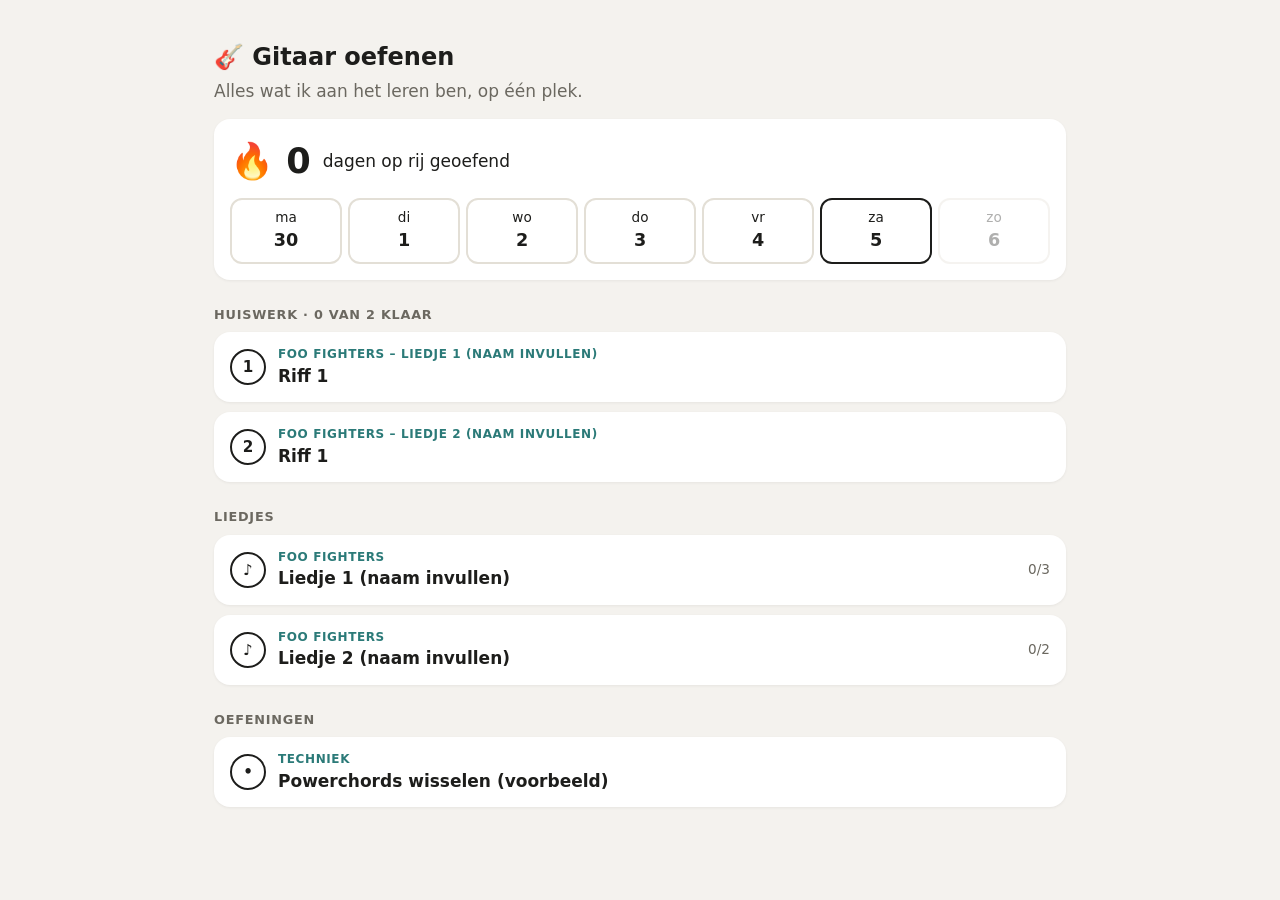
<file: gitaar/index.html>
<!DOCTYPE html>
<html lang="nl">
<head>
<meta charset="utf-8">
<meta name="viewport" content="width=device-width, initial-scale=1">
<meta name="robots" content="noindex, nofollow">
<title>Gitaar oefenen</title>
<style>
  :root {
    --bg: #f4f2ee; --card: #fff; --ink: #1d1d1b; --muted: #6b6860;
    --accent: #2b7a78; --ok: #2e9e5b; --line: #e3dfd6; --radius: 16px;
  }
  * { box-sizing: border-box; }
  body {
    margin: 0; background: var(--bg); color: var(--ink);
    font: 17px/1.45 system-ui, -apple-system, "Segoe UI", Roboto, sans-serif;
  }
  main { max-width: 560px; margin: 0 auto; padding: 16px 14px 48px; }
  @media (min-width: 900px) { main { max-width: 900px; padding: 32px 24px 64px; } h1 { font-size: 2rem; } }
  h1 { font-size: 1.5rem; margin: 8px 0 4px; }
  .sub { color: var(--muted); margin: 0 0 16px; }
  .card {
    background: var(--card); border-radius: var(--radius);
    padding: 16px; margin-bottom: 12px; box-shadow: 0 1px 3px rgba(0,0,0,.06);
  }
  .label { font-size: .8rem; font-weight: 700; letter-spacing: .06em;
           text-transform: uppercase; color: var(--muted); margin: 0 0 6px; }
  .section-label { margin: 26px 0 8px; }
  .goal { font-size: 1.35rem; font-weight: 800; line-height: 1.25; margin: 0; }
  .goal.done { color: var(--ok); }
  .meta { display: flex; flex-wrap: wrap; gap: 6px; margin: 8px 0 0; }
  .chip { font-size: .85rem; padding: 3px 10px; border-radius: 999px; background: var(--bg); }
  ul.focus { margin: 0; padding-left: 20px; }
  ul.focus li { margin: 4px 0; }
  .celebrate { background: var(--ok); color: #fff; border-radius: 12px; padding: 12px 14px;
               font-weight: 700; margin-top: 12px; }

  /* streak */
  .streak { display: flex; align-items: center; gap: 12px; margin-bottom: 12px; }
  .streak-num { font-size: 2.2rem; font-weight: 800; }
  .week { display: grid; grid-template-columns: repeat(7, 1fr); gap: 6px; }
  .day { border: 2px solid var(--line); background: #fff; border-radius: 12px; padding: 8px 0;
         text-align: center; font: inherit; font-size: .85rem; color: var(--ink); min-height: 56px; }
  .day b { display: block; font-size: 1.1rem; }
  .day.on { background: var(--ok); border-color: var(--ok); color: #fff; }
  .day.today { border-color: var(--ink); }
  .day:disabled { opacity: .35; }

  /* collapsible items */
  details.ex { background: var(--card); border-radius: var(--radius); margin-bottom: 10px;
               box-shadow: 0 1px 3px rgba(0,0,0,.06); }
  details.ex > summary { display: flex; align-items: center; gap: 12px; padding: 14px 16px;
                         cursor: pointer; list-style: none; }
  details.ex > summary::-webkit-details-marker { display: none; }
  .ex-mark { flex: 0 0 36px; height: 36px; border-radius: 50%; display: grid; place-items: center;
             font-weight: 800; border: 2px solid var(--ink); font-size: .95rem; }
  details.ex.done > summary .ex-mark { background: var(--ok); border-color: var(--ok); color: #fff; }
  .ex-type { display: block; font-size: .75rem; font-weight: 700; letter-spacing: .05em;
             text-transform: uppercase; color: var(--accent); }
  .ex-title { font-weight: 700; }
  .ex-progress { margin-left: auto; color: var(--muted); font-size: .85rem; white-space: nowrap; }
  .ex-body { padding: 0 6px 6px; }
  .ex-body .card { box-shadow: none; border: 1px solid var(--line); margin-bottom: 8px; }
  .ex-body details.ex { box-shadow: none; border: 1px solid var(--line); }
  details.ex.later > summary { opacity: .6; }

  /* tab */
  .tab-host { overflow-x: auto; margin: 0 -8px; }
  .tab-host .at-surface { margin: 0 auto; }
  .at-cursor-bar { background: rgba(43,122,120,.12); }
  .at-cursor-beat { background: var(--accent); width: 3px; }
  .at-selection div { background: rgba(43,122,120,.18); }
  .at-highlight * { fill: var(--accent); stroke: var(--accent); }
  pre.ascii { margin: 0; overflow-x: auto; font: 14px/1.35 ui-monospace, Menlo, Consolas, monospace;
              background: var(--bg); padding: 12px; border-radius: 10px; }
  .controls { display: flex; flex-wrap: wrap; gap: 8px; margin: 10px 0 4px; }
  .btn { padding: 10px 14px; border-radius: 12px; border: 2px solid var(--ink); background: #fff;
         font: inherit; font-weight: 700; color: var(--ink); cursor: pointer; }
  .btn.on { background: var(--ink); color: #fff; }
  .btn.main { background: var(--accent); border-color: var(--accent); color: #fff; min-width: 110px; }
  .btn.main.on { background: var(--ink); border-color: var(--ink); }
  .btn:disabled { opacity: .4; }
  .hint { color: var(--muted); font-size: .85rem; margin: 6px 0 0; }
  .status { color: var(--muted); font-size: .9rem; margin: 6px 0; }

  /* tempo steps */
  .step { display: flex; align-items: center; gap: 10px; border-top: 1px solid var(--line); padding: 10px 0; }
  .step:first-of-type { border-top: 0; }
  .step .btn { min-width: 96px; }
  .check { display: flex; align-items: center; gap: 10px; flex: 1; font-size: 1rem; cursor: pointer; }
  .check input { width: 30px; height: 30px; accent-color: var(--ok); flex: 0 0 auto; }

  /* video */
  .video { position: relative; width: 100%; aspect-ratio: 16 / 9; border-radius: 10px; overflow: hidden; background: #000; }
  .video iframe { position: absolute; inset: 0; width: 100%; height: 100%; border: 0; }
  .video-btn { display: flex; width: 100%; align-items: center; gap: 10px; text-align: left; margin-top: 8px; }
  .links { display: flex; flex-wrap: wrap; gap: 8px; margin-top: 10px; }
  a.btn { text-decoration: none; display: inline-block; }
  img.sheet { width: 100%; border-radius: 10px; display: block; }
  .error { background: #fff; border-radius: var(--radius); padding: 20px; }
</style>
</head>
<body>
<main id="app"><p class="sub">Laden…</p></main>

<script src="lib/alphaTab.min.js"></script>
<script>
(function () {
  const app = document.getElementById("app");
  const code = new URLSearchParams(location.search).get("s") || "ben";

  // ---------- storage (in this browser) ----------
  const KEY = "gitaar:" + code;
  function load() {
    try { return Object.assign({ days: [], ticks: {} }, JSON.parse(localStorage.getItem(KEY))); }
    catch (e) { return { days: [], ticks: {} }; }
  }
  function save() { try { localStorage.setItem(KEY, JSON.stringify(state)); } catch (e) {} }
  const state = load();

  // ---------- helpers ----------
  function el(tag, attrs, ...kids) {
    const n = document.createElement(tag);
    for (const k in attrs || {}) {
      if (attrs[k] == null || attrs[k] === false) continue;
      if (k === "class") n.className = attrs[k];
      else if (k.startsWith("on")) n.addEventListener(k.slice(2), attrs[k]);
      else n.setAttribute(k, attrs[k] === true ? "" : attrs[k]);
    }
    for (const k of kids.flat()) if (k != null && k !== false) n.append(k);
    return n;
  }
  const list = x => x == null ? [] : Array.isArray(x) ? x : [x];
  const pad = n => String(n).padStart(2, "0");
  const ymd = d => d.getFullYear() + "-" + pad(d.getMonth() + 1) + "-" + pad(d.getDate());
  const addDays = (d, n) => { const x = new Date(d); x.setDate(x.getDate() + n); return x; };
  const today = new Date(); today.setHours(0, 0, 0, 0);
  const todayKey = ymd(today);

  // ---------- progress ----------
  // Each part/exercise has a key; ticks[key] = list of tempos reached (or ["done"]).
  const steps = p => (p.tempos && p.tempos.length) ? p.tempos : ["done"];
  const isDone = p => p.status === "klaar" || steps(p).every(t => (state.ticks[p._key] || []).includes(t));
  function toggleTick(p, t) {
    const arr = state.ticks[p._key] = state.ticks[p._key] || [];
    const i = arr.indexOf(t);
    if (i >= 0) arr.splice(i, 1); else arr.push(t);
    save(); refresh();
  }
  // Update ticks and ✓ marks in place, so open players and videos keep running.
  const refreshers = [];
  function refresh() { refreshers.forEach(f => f()); }

  function streak() {
    const days = new Set(state.days);
    let d = days.has(todayKey) ? today : addDays(today, -1), n = 0;
    while (days.has(ymd(d))) { n++; d = addDays(d, -1); }
    return n;
  }
  function streakCard() {
    const card = el("section", { class: "card" });
    function draw() {
      card.textContent = "";
      const s = streak(), monday = addDays(today, -((today.getDay() + 6) % 7));
      const week = el("div", { class: "week" });
      ["ma", "di", "wo", "do", "vr", "za", "zo"].forEach((nm, i) => {
        const d = addDays(monday, i), key = ymd(d), on = state.days.includes(key);
        week.append(el("button", {
          class: "day" + (on ? " on" : "") + (key === todayKey ? " today" : ""),
          disabled: d > today, "aria-label": nm + " " + d.getDate(),
          onclick: () => {
            const i = state.days.indexOf(key);
            if (i >= 0) state.days.splice(i, 1); else state.days.push(key);
            save(); draw();
          }
        }, nm, el("b", null, on ? "✓" : String(d.getDate()))));
      });
      card.append(el("div", { class: "streak" },
        el("span", { class: "streak-num" }, "🔥 " + s),
        el("span", null, s === 1 ? "dag op rij geoefend" : "dagen op rij geoefend")), week);
    }
    draw();
    return card;
  }

  // ---------- metronome (for tabs without playback) ----------
  let audio = null, metro = null;
  function startMetronome(bpm, onStop) {
    stopAll();
    audio = audio || new (window.AudioContext || window.webkitAudioContext)();
    audio.resume();
    let next = audio.currentTime + 0.1, beat = 0;
    const tick = () => {
      while (next < audio.currentTime + 0.2) {
        const o = audio.createOscillator(), g = audio.createGain();
        o.frequency.value = beat % 4 === 0 ? 1500 : 1000;
        g.gain.setValueAtTime(0.5, next); g.gain.exponentialRampToValueAtTime(0.001, next + 0.05);
        o.connect(g).connect(audio.destination); o.start(next); o.stop(next + 0.06);
        next += 60 / bpm; beat++;
      }
    };
    tick();
    metro = { timer: setInterval(tick, 50), onStop };
  }
  function stopMetronome() {
    if (!metro) return;
    clearInterval(metro.timer);
    const f = metro.onStop; metro = null; f && f();
  }

  // ---------- alphaTab players ----------
  const players = new Set();
  function stopAll(except) {
    stopMetronome();
    players.forEach(api => { if (api !== except) api.stop(); });
  }

  // Build the tab view + play controls for one part. Returns {node, setTempo}.
  function tabView(p) {
    const node = el("div");
    let setTempo = () => {}, current = null;

    if (p.tex || p.gp) {
      const host = el("div", { class: "tab-host" });
      const status = el("p", { class: "status" }, "Tab laden…");
      const playBtn = el("button", { class: "btn main", disabled: true }, "▶ Speel");
      const loopBtn = el("button", { class: "btn on", disabled: true }, "🔁 Herhalen");
      const metroBtn = el("button", { class: "btn", disabled: true }, "🥁 Klik");
      const countBtn = el("button", { class: "btn", disabled: true }, "1-2-3-4");
      const tempoLbl = el("p", { class: "hint" });
      node.append(host, status, el("div", { class: "controls" }, playBtn, loopBtn, metroBtn, countBtn), tempoLbl,
        el("p", { class: "hint" }, "Tik op een noot om daar te beginnen. Sleep over maten om alleen dat stuk te herhalen."));

      const api = new alphaTab.AlphaTabApi(host, {
        core: { fontDirectory: "lib/font/", enableLazyLoading: false, file: p.gp || null, tracks: p.track != null ? [p.track] : null },
        display: { staveProfile: p.staff === "beide" ? "ScoreTab" : p.staff === "noten" ? "Score" : "Tab",
                   scale: window.innerWidth < 600 ? 0.85 : 1, padding: [10, 10, 10, 10] },
        notation: { elements: { scoreTitle: false, scoreWordsAndMusic: false, effectTempo: true, guitarTuning: false } },
        player: { enablePlayer: true, enableCursor: true, enableUserInteraction: true,
                  soundFont: "lib/soundfont/sonivox.sf2", scrollMode: "Off" }
      });
      players.add(api);
      api.isLooping = true;

      let scoreTempo = 120;
      api.scoreLoaded.on(score => {
        scoreTempo = score.tempo || 120;
        setTempo(current || (p.tempos && p.tempos[0]) || scoreTempo);
      });
      api.error.on(e => { status.textContent = "Tab kon niet laden: " + (e && e.message || e); });
      api.soundFontLoad.on(e => { status.textContent = "Geluid laden… " + Math.round(100 * e.loaded / (e.total || 1)) + "%"; });
      api.playerReady.on(() => {
        status.remove();
        [playBtn, loopBtn, metroBtn, countBtn].forEach(b => b.disabled = false);
      });
      api.playerStateChanged.on(e => {
        const on = e.state === 1;
        playBtn.textContent = on ? "⏸ Pauze" : "▶ Speel";
        playBtn.classList.toggle("on", on);
        if (on) stopAll(api);
      });
      playBtn.onclick = () => { if (api.playerState !== 1) stopAll(api); api.playPause(); };
      loopBtn.onclick = () => { api.isLooping = !api.isLooping; loopBtn.classList.toggle("on", api.isLooping); };
      metroBtn.onclick = () => { api.metronomeVolume = api.metronomeVolume ? 0 : 1; metroBtn.classList.toggle("on", !!api.metronomeVolume); };
      countBtn.onclick = () => { api.countInVolume = api.countInVolume ? 0 : 1; countBtn.classList.toggle("on", !!api.countInVolume); };

      setTempo = bpm => {
        current = bpm;
        api.playbackSpeed = bpm / scoreTempo;
        tempoLbl.textContent = "Tempo: " + bpm + " bpm" + (bpm !== scoreTempo ? " (origineel " + scoreTempo + ")" : "");
      };
      if (p.tex) api.tex(p.tex);   // after the event handlers, so scoreLoaded is caught
      return { node, setTempo, isTab: true };
    }

    if (p.tab) {
      node.append(el("pre", { class: "ascii" }, list(p.tab).join("\n")));
      return { node, setTempo: null };
    }
    return null;
  }

  // ---------- YouTube ----------
  const secs = t => typeof t === "number" ? t
    : String(t || "0").split(":").reduce((a, b) => a * 60 + (+b || 0), 0);
  function ytId(url) {
    const m = String(url).match(/(?:v=|youtu\.be\/|shorts\/|embed\/)([\w-]{11})/);
    return m ? m[1] : null;
  }
  function videoCard(videos) {
    const card = el("section", { class: "card" }, el("p", { class: "label" }, "Video"));
    const frame = el("div", { class: "video", style: "display:none" });
    card.append(frame);
    videos.forEach(v => {
      v = typeof v === "string" ? { url: v } : v;
      const id = ytId(v.url);
      const start = secs(v.start || (String(v.url).match(/[?&]t=(\d+)/) || [])[1]);
      const label = (v.label || "Bekijk video") + (start ? " · vanaf " + Math.floor(start / 60) + ":" + pad(start % 60) : "");
      if (!id) { card.append(el("a", { class: "btn video-btn", href: v.url, target: "_blank", rel: "noopener" }, "↗ " + label)); return; }
      card.append(el("button", { class: "btn video-btn", onclick: () => {
        stopAll();
        frame.style.display = "";
        frame.textContent = "";
        frame.append(el("iframe", { allow: "autoplay; encrypted-media; fullscreen", allowfullscreen: true,
          src: "https://www.youtube-nocookie.com/embed/" + id + "?autoplay=1&playsinline=1&start=" + start +
               (v.end ? "&end=" + secs(v.end) : "") }));
      } }, "▶ " + label));
    });
    return card;
  }

  // ---------- one part / exercise ----------
  function partView(p) {
    const wrap = el("div");
    const goalCard = el("section", { class: "card" });
    wrap.append(goalCard);
    const meta = [p.tuning, p.capo ? "Capo " + p.capo : null].filter(Boolean);

    if (list(p.focus).length) {
      wrap.append(el("section", { class: "card" }, el("p", { class: "label" }, "Let op"),
        el("ul", { class: "focus" }, list(p.focus).map(f => el("li", null, f)))));
    }

    // tab + tempo steps
    const tv = tabView(p);
    const tempos = p.tempos || [];
    let activeTempo = tempos[0];
    const stepBtns = [];
    if (tv || tempos.length) {
      const card = el("section", { class: "card" }, el("p", { class: "label" }, "Tab"));
      if (tv) card.append(tv.node);
      if (tempos.length) {
        card.append(el("p", { class: "label", style: "margin-top:14px" }, "Tempo-trap"));
        tempos.forEach(t => {
          const box = el("input", { type: "checkbox", onchange: () => toggleTick(p, t) });
          const txt = el("span");
          const btn = el("button", { class: "btn" }, tv && tv.isTab ? "▶ " + t : "🥁 " + t);
          btn.onclick = () => {
            if (tv && tv.isTab) { activeTempo = t; tv.setTempo(t); markSteps(); return; }
            if (metro && metro.bpm === t) { stopMetronome(); return; }   // metronome on/off
            startMetronome(t, () => { activeTempo = null; markSteps(); });
            metro.bpm = t; activeTempo = t; markSteps();
          };
          stepBtns.push({ t, btn, box, txt });
          card.append(el("div", { class: "step" }, btn, el("label", { class: "check" }, box, txt)));
        });
      }
      wrap.append(card);
    }
    function markSteps() {
      const isTab = tv && tv.isTab;
      stepBtns.forEach(s => s.btn.classList.toggle("on", s.t === activeTempo && (isTab || !!metro)));
    }

    if (list(p.video).length) wrap.append(videoCard(list(p.video)));
    if (p.pdf || p.image) {
      const card = el("section", { class: "card" });
      list(p.image).forEach(src => card.append(el("img", { class: "sheet", src, alt: p.title || "", loading: "lazy" })));
      list(p.pdf).forEach(src => card.append(el("a", { class: "btn", href: src, target: "_blank", rel: "noopener" }, "📄 Open PDF")));
      wrap.append(card);
    }

    function draw() {
      const done = isDone(p), ticks = state.ticks[p._key] || [];
      goalCard.textContent = "";
      goalCard.append(el("p", { class: "label" }, "Doel"),
        el("p", { class: "goal" + (done ? " done" : "") }, p.goal || p.title),
        ...(meta.length ? [el("div", { class: "meta" }, meta.map(m => el("span", { class: "chip" }, m)))] : []));
      if (!tempos.length && p.status !== "klaar") {
        goalCard.append(el("label", { class: "check", style: "margin-top:12px" },
          el("input", { type: "checkbox", checked: done, onchange: () => toggleTick(p, "done") }), done ? "Kan ik ✓" : "Kan ik"));
      }
      if (done) goalCard.append(el("div", { class: "celebrate" }, "🎉 Zit erin!"));
      stepBtns.forEach(s => {
        s.box.checked = ticks.includes(s.t);
        s.txt.textContent = s.box.checked ? "Lukt op " + s.t + " ✓" : "Lukt op " + s.t;
      });
      markSteps();
    }
    refreshers.push(draw);
    draw();
    return wrap;
  }

  // Collapsible row; the content is only built the first time it opens (keeps the page light).
  function item(p, opts) {
    const d = el("details", { class: "ex" + (p.status === "later" ? " later" : "") });
    const mark = el("span", { class: "ex-mark" }, opts.mark);
    const progress = el("span", { class: "ex-progress" });
    d.append(el("summary", null, mark,
      el("span", null, opts.type ? el("span", { class: "ex-type" }, opts.type) : null,
        el("span", { class: "ex-title" }, opts.title)), progress));
    const body = el("div", { class: "ex-body" });
    d.append(body);
    d.addEventListener("toggle", () => {
      if (d.open && !body.firstChild) body.append(opts.build());
      if (!d.open) stopAll();
    });
    const draw = () => {
      const done = opts.done();
      d.classList.toggle("done", done);
      mark.textContent = done ? "✓" : opts.mark;
      progress.textContent = opts.progress ? opts.progress() : "";
    };
    refreshers.push(draw);
    draw();
    return d;
  }

  function songView(song) {
    const wrap = el("div");
    const meta = [song.tuning, song.capo ? "Capo " + song.capo : null, song.bpm ? song.bpm + " bpm" : null].filter(Boolean);
    const links = [];
    if (song.full) links.push(el("a", { class: "btn", href: song.full, target: "_blank", rel: "noopener" }, "📖 Volledige tab ↗"));
    if (song.pdf) links.push(el("a", { class: "btn", href: song.pdf, target: "_blank", rel: "noopener" }, "📄 PDF"));
    wrap.append(el("section", { class: "card" },
      meta.length ? el("div", { class: "meta", style: "margin:0" }, meta.map(m => el("span", { class: "chip" }, m))) : null,
      list(song.notes).length ? el("ul", { class: "focus", style: "margin-top:10px" }, list(song.notes).map(n => el("li", null, n))) : null,
      links.length ? el("div", { class: "links" }, links) : null));
    if (list(song.video).length) wrap.append(videoCard(list(song.video)));
    (song.parts || []).forEach((p, i) => wrap.append(item(p, {
      mark: String(i + 1), title: p.title || p.goal,
      type: p.status === "later" ? "nog te leren" : null,
      done: () => isDone(p), build: () => partView(p)
    })));
    return wrap;
  }

  // ---------- page ----------
  function renderPage(data) {
    app.textContent = "";
    // give every part a stable key and inherit song info (tuning, capo, tempo)
    const byKey = {};
    (data.songs || []).forEach(s => (s.parts || []).forEach(p => {
      p._key = s.id + "/" + p.id; p._song = s;
      p.tuning = p.tuning || s.tuning; p.capo = p.capo != null ? p.capo : s.capo;
      byKey[p._key] = p;
    }));
    (data.exercises || []).forEach(e => { e._key = "ex/" + e.id; byKey[e._key] = e; byKey[e.id] = e; });

    app.append(el("h1", null, "🎸 " + (data.title || "Gitaar oefenen")));
    app.append(el("p", { class: "sub" }, data.intro || "Alles wat ik aan het leren ben, op één plek."));
    app.append(streakCard());

    if (list(data.notes).length) {
      app.append(el("section", { class: "card" }, el("p", { class: "label" }, "Notities"),
        el("ul", { class: "focus" }, list(data.notes).map(n => el("li", null, n)))));
    }

    // Homework: a list of "song/part" or exercise ids
    const hw = list(data.homework).map(k => byKey[k]).filter(Boolean);
    if (hw.length) {
      const doneLbl = el("span");
      app.append(el("p", { class: "label section-label" }, "Huiswerk · ", doneLbl));
      refreshers.push(() => { doneLbl.textContent = hw.filter(isDone).length + " van " + hw.length + " klaar"; });
      hw.forEach((p, i) => app.append(item(p, {
        mark: String(i + 1), title: p.title || p.goal,
        type: p._song ? (p._song.artist ? p._song.artist + " – " : "") + p._song.title : (p.type || "Oefening"),
        done: () => isDone(p), build: () => partView(p)
      })));
    }

    if ((data.songs || []).length) {
      app.append(el("p", { class: "label section-label" }, "Liedjes"));
      data.songs.forEach(s => {
        const parts = s.parts || [];
        app.append(item(s, {
          mark: "♪", title: s.title, type: s.artist,
          done: () => parts.length > 0 && parts.every(isDone),
          progress: () => parts.filter(isDone).length + "/" + parts.length,
          build: () => songView(s)
        }));
      });
    }

    if ((data.exercises || []).length) {
      app.append(el("p", { class: "label section-label" }, "Oefeningen"));
      data.exercises.forEach((e, i) => app.append(item(e, {
        mark: "•", title: e.title || e.goal, type: [e.type, e.teacher].filter(Boolean).join(" · "),
        done: () => isDone(e), build: () => partView(e)
      })));
    }
    refresh();
  }

  if (!/^[a-z0-9-]+$/i.test(code)) { app.innerHTML = '<div class="error">Deze link klopt niet.</div>'; return; }
  fetch("s/" + code + ".json", { cache: "no-store" })
    .then(r => { if (!r.ok) throw new Error(r.status); return r.json(); })
    .then(renderPage)
    .catch(e => {
      app.innerHTML = '<div class="error">Oefenlijst niet gevonden of kapot (' + e.message +
        '). Plak het JSON-bestand in jsonlint.com om de fout te vinden.</div>';
    });
})();
</script>
</body>
</html>
</file>
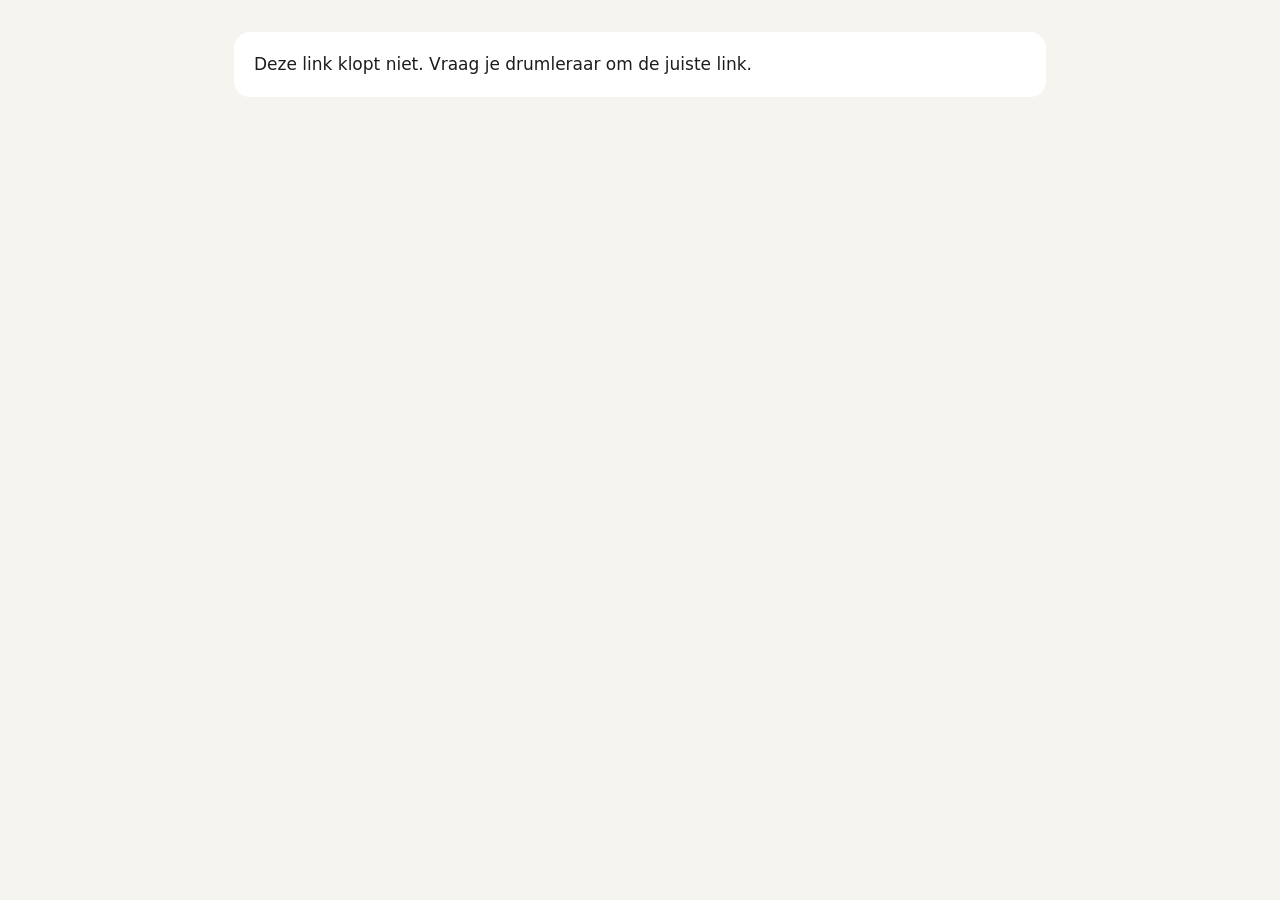
<file: test.html>
<!DOCTYPE html>
<html lang="nl">
<head>
<meta name="robots" content="noindex">
<meta charset="utf-8">
<meta name="viewport" content="width=device-width, initial-scale=1">
<meta name="robots" content="noindex, nofollow">
<title>Drumhuiswerk</title>
<style>
  :root {
    --bg: #f6f4ef; --card: #fff; --ink: #1d1d1b; --muted: #6b6860;
    --accent: #e4572e; --ok: #2e9e5b; --line: #e3dfd6; --radius: 16px;
  }
  * { box-sizing: border-box; }
  body {
    margin: 0; background: var(--bg); color: var(--ink);
    font: 17px/1.45 system-ui, -apple-system, "Segoe UI", Roboto, sans-serif;
  }
  main { max-width: 560px; margin: 0 auto; padding: 16px 14px 48px; }
  @media (min-width: 900px) {
    main { max-width: 860px; padding: 32px 24px 64px; }
    h1 { font-size: 2rem; }
    .goal { font-size: 2rem; }
    .step { gap: 16px; }
  }
  h1 { font-size: 1.5rem; margin: 8px 0 4px; }
  .sub { color: var(--muted); margin: 0 0 16px; }
  .card {
    background: var(--card); border-radius: var(--radius);
    padding: 16px; margin-bottom: 14px; box-shadow: 0 1px 3px rgba(0,0,0,.06);
  }
  .label { font-size: .8rem; font-weight: 700; letter-spacing: .06em;
           text-transform: uppercase; color: var(--muted); margin: 0 0 6px; }
  .goal { font-size: 1.6rem; font-weight: 800; line-height: 1.2; margin: 0; }
  .goal.done { color: var(--ok); }
  .title { font-weight: 600; margin: 0 0 4px; }

  /* streak */
  .streak { display: flex; align-items: center; gap: 12px; margin-bottom: 12px; }
  .streak-num { font-size: 2.2rem; font-weight: 800; }
  .week { display: grid; grid-template-columns: repeat(7, 1fr); gap: 6px; }
  .day {
    border: 2px solid var(--line); background: #fff; border-radius: 12px;
    padding: 8px 0; text-align: center; font: inherit; font-size: .85rem; color: var(--ink);
    min-height: 56px;
  }
  .day b { display: block; font-size: 1.1rem; }
  .day.on { background: var(--ok); border-color: var(--ok); color: #fff; }
  .day.today { border-color: var(--ink); }
  .day:disabled { opacity: .35; }
  .big-btn {
    display: block; width: 100%; margin-top: 12px; padding: 16px;
    border: 0; border-radius: 14px; font: inherit; font-weight: 700; font-size: 1.1rem;
    background: var(--accent); color: #fff;
  }
  .big-btn.on { background: var(--ok); }

  /* audio + tempo */
  .groove-frame { width: 100%; height: 175px; border: 0; display: block; }
  .ext { display: inline-block; margin-top: 6px; color: var(--muted); font-size: .9rem; }
  .now-playing { font-size: .9rem; color: var(--muted); margin: 0 0 8px; }
  .step {
    display: flex; align-items: center; gap: 10px;
    border-top: 1px solid var(--line); padding: 10px 0;
  }
  .step:first-of-type { border-top: 0; }
  .play {
    flex: 0 0 auto; min-width: 104px; padding: 12px 14px; border-radius: 12px;
    border: 2px solid var(--ink); background: #fff; font: inherit; font-weight: 700; color: var(--ink);
  }
  .play.active { background: var(--ink); color: #fff; }
  .check { display: flex; align-items: center; gap: 10px; flex: 1; font-size: 1rem; cursor: pointer; }
  .check input { width: 30px; height: 30px; accent-color: var(--ok); }

  .pdf-btn {
    display: block; text-align: center; padding: 14px; border-radius: 14px;
    border: 2px solid var(--ink); color: var(--ink); text-decoration: none; font-weight: 700;
  }
  ul.focus { margin: 0; padding-left: 20px; }
  ul.focus li { margin: 4px 0; }
  .celebrate {
    background: var(--ok); color: #fff; border-radius: 12px; padding: 12px 14px;
    font-weight: 700; margin-top: 12px;
  }
  details.old { background: var(--card); border-radius: var(--radius); margin-bottom: 10px; }
  details.old > summary { padding: 14px 16px; font-weight: 600; cursor: pointer; }
  details.old > div { padding: 0 2px 2px; }
  details.ex { background: var(--card); border-radius: var(--radius); margin-bottom: 10px;
               box-shadow: 0 1px 3px rgba(0,0,0,.06); }
  details.ex > summary { display: flex; align-items: center; gap: 12px; padding: 14px 16px;
                         cursor: pointer; list-style: none; }
  details.ex > summary::-webkit-details-marker { display: none; }
  .ex-mark { flex: 0 0 36px; height: 36px; border-radius: 50%; display: grid; place-items: center;
             font-weight: 800; border: 2px solid var(--ink); }
  details.ex.done .ex-mark { background: var(--ok); border-color: var(--ok); color: #fff; }
  .ex-type { display: block; font-size: .75rem; font-weight: 700; letter-spacing: .06em;
             text-transform: uppercase; color: var(--accent); }
  .ex-title { font-weight: 700; }
  .ex-body { padding: 0 6px 6px; }
  .ex-body .card { box-shadow: none; border: 1px solid var(--line); margin-bottom: 8px; }
  .zoom-btn { margin: 6px 12px 0 0; padding: 8px 12px; border-radius: 10px; border: 2px solid var(--ink);
              background: #fff; font: inherit; font-size: .9rem; font-weight: 700; color: var(--ink); }
  .overlay { position: fixed; inset: 0; z-index: 10; background: #fff; overflow: auto; padding: 8px 8px 24px; }
  .overlay-bar { display: flex; align-items: center; justify-content: space-between; gap: 8px; margin-bottom: 6px; }
  .overlay-bar .hint { color: var(--muted); font-size: .85rem; }
  @media (orientation: landscape) { .overlay-bar .hint { visibility: hidden; } }
  .overlay-bar button { padding: 10px 14px; border-radius: 10px; border: 0; background: var(--ink); color: #fff;
                        font: inherit; font-weight: 700; }
  .error { background: #fff; border-radius: var(--radius); padding: 20px; }
</style>
</head>
<body>
<main id="app"><p class="sub">Laden…</p></main>

<script>
(function () {
  const app = document.getElementById("app");
  const code = new URLSearchParams(location.search).get("s");

  // ---------- storage (on the student's phone) ----------
  const KEY = "drumhw:" + code;
  function load() {
    try { return JSON.parse(localStorage.getItem(KEY)) || { days: [], tempos: {} }; }
    catch (e) { return { days: [], tempos: {} }; }
  }
  function save(state) {
    try { localStorage.setItem(KEY, JSON.stringify(state)); } catch (e) {}
  }
  let state = load();

  // ---------- dates ----------
  const pad = n => String(n).padStart(2, "0");
  const ymd = d => d.getFullYear() + "-" + pad(d.getMonth() + 1) + "-" + pad(d.getDate());
  const addDays = (d, n) => { const x = new Date(d); x.setDate(x.getDate() + n); return x; };
  const today = new Date(); today.setHours(0, 0, 0, 0);
  const todayKey = ymd(today);

  function streak() {
    const days = new Set(state.days);
    // Today not done yet? Streak still counts up to yesterday.
    let d = days.has(todayKey) ? today : addDays(today, -1);
    let n = 0;
    while (days.has(ymd(d))) { n++; d = addDays(d, -1); }
    return n;
  }
  function toggleDay(key) {
    const i = state.days.indexOf(key);
    if (i >= 0) state.days.splice(i, 1); else state.days.push(key);
    save(state); render();
  }

  // ---------- Groove Scribe ----------
  // Turn a normal Groove Scribe link into the compact embed at a given tempo.
  function grooveEmbed(url, bpm) {
    const q = url.split("?")[1] || "";
    let query = /(^|&)Tempo=\d+/.test(q)
      ? q.replace(/((?:^|&)Tempo=)\d+/, "$1" + bpm)
      : q + "&Tempo=" + bpm;
    // every groove plays in Ben's own player (Drumsheet, copy in editor/). Old Groove Scribe links
    // (mikeslessons.com) use the same link format, so they play there too.
    return "editor/GrooveEmbed.html?" + query;
  }

  // Estimate how many staff lines Groove Scribe draws: in 4/4 it puts one bar per line,
  // in shorter meters (3/4, …) two. Override per groove with "lines" in the JSON if it's off.
  function grooveLines(url) {
    const bars = +((url.match(/[?&]Measures=(\d+)/) || [])[1]) || 1;
    const four = /[?&]TimeSig=4\//.test(url) || !/[?&]TimeSig=/.test(url);
    return four ? bars : Math.ceil(bars / 2);
  }
  // Notation scales with width: measured ≈ 0.13 × width per staff line, plus ~70px for the
  // play controls. A little margin on top so nothing hides behind an inner scrollbar.
  function sizeFrames() {
    document.querySelectorAll("iframe.groove-frame").forEach(f => {
      const lines = +f.dataset.lines || 1;
      // sticking letters (R/L) above the notes make each line taller
      const extra = /[?&]Stickings=[^&]*[RLB]/.test(decodeURIComponent(f.src)) ? 20 : 0;
      f.style.height = Math.round(85 + (0.14 * f.offsetWidth + extra) * lines) + "px";
    });
  }
  window.addEventListener("resize", sizeFrames);

  // Only one groove plays at a time. The player is on another site, so we can't pause it;
  // instead we notice which player got the click (focus moves into its iframe) and
  // reload the previously used one, which stops its sound.
  let activeFrame = null;
  window.addEventListener("blur", () => setTimeout(() => {
    const f = document.activeElement;
    if (!f || !f.classList || !f.classList.contains("groove-frame")) return;
    if (activeFrame && activeFrame !== f && document.contains(activeFrame)) {
      activeFrame.src = activeFrame.src;
    }
    activeFrame = f;
    f.blur(); window.focus(); // give focus back to the page so the next player click is noticed too
  }, 0));
  document.addEventListener("toggle", sizeFrames, true);

  // Full-screen view of one groove (bigger notation, esp. with the phone sideways)
  function openLarge(g, bpm) {
    const ov = el("div", { class: "overlay" },
      el("div", { class: "overlay-bar" },
        el("span", { class: "hint" }, T("rotate")),
        el("button", { onclick: () => ov.remove() }, T("close"))),
      el("iframe", { class: "groove-frame", title: g.label || "Groove",
        "data-lines": g.lines || grooveLines(g.url), src: grooveEmbed(g.url, bpm) }));
    document.body.append(ov);
    sizeFrames();
  }

  // ---------- helpers ----------
  function el(tag, attrs, ...kids) {
    const n = document.createElement(tag);
    for (const k in attrs || {}) {
      if (k === "class") n.className = attrs[k];
      else if (k.startsWith("on")) n.addEventListener(k.slice(2), attrs[k]);
      else n.setAttribute(k, attrs[k]);
    }
    for (const k of kids.flat()) if (k != null) n.append(k);
    return n;
  }

  // ---------- labels (per student: "lang": "en" in their file; default Dutch) ----------
  const LABELS = {
    nl: { hi: "Hoi", intro: "Dit is je drumhuiswerk.", none: "Nog geen opdracht.", previous: "Vorige opdrachten",
          days: ["ma", "di", "wo", "do", "vr", "za", "zo"], streak1: "dag op rij geoefend", streakN: "dagen op rij geoefend",
          doneToday: "✓ Vandaag geoefend!", practiceToday: "Ik heb vandaag geoefend", thisWeek: "Deze week",
          goalsDone: (d, n) => d + " van " + n + " doelen gehaald", allDone: "🎉 Alles gehaald! Laat het zien in de les.",
          pdf: "📄 Open de noten (PDF)", goal: "Jouw doel", done: "Gelukt", doneAt: "Gelukt op",
          goalDone: "🎉 Doel gehaald! Laat het zien in de les.", listen: "Luister & speel mee",
          tempoNow: b => "Tempo nu: " + b + " bpm — druk op ▶ in de noten", focus: "Let op",
          zoom: "🔍 Groter bekijken", close: "✕ Sluiten", rotate: "Tip: draai je gsm" },
    en: { hi: "Hi", intro: "This is your drum homework.", none: "No homework yet.", previous: "Previous homework",
          days: ["Mo", "Tu", "We", "Th", "Fr", "Sa", "Su"], streak1: "day in a row", streakN: "days in a row",
          doneToday: "✓ Practised today!", practiceToday: "I practised today", thisWeek: "This week",
          goalsDone: (d, n) => d + " of " + n + " goals reached", allDone: "🎉 All done! Show it in your next lesson.",
          pdf: "📄 Open the sheet music (PDF)", goal: "Your goal", done: "Done", doneAt: "Done at",
          goalDone: "🎉 Goal reached! Show it in your next lesson.", listen: "Listen & play along",
          tempoNow: b => "Tempo now: " + b + " bpm — press ▶ in the notation", focus: "Focus on",
          zoom: "🔍 View larger", close: "✕ Close", rotate: "Tip: turn your phone sideways" }
  };
  const T = k => (LABELS[(data && data.lang) || "nl"] || LABELS.nl)[k];

  // ---------- render ----------
  let data = null;
  const playing = {}; // assignment id -> bpm currently loaded

  function render() {
    renderPage();
    sizeFrames();
  }
  function renderPage() {
    app.textContent = "";
    app.append(el("h1", null, T("hi") + " " + (data.name || "") + " 👋"));
    app.append(el("p", { class: "sub" }, T("intro")));
    app.append(streakCard());

    const list = data.assignments || [];
    if (!list.length) { app.append(el("p", { class: "sub" }, T("none"))); return; }
    app.append(assignmentView(list[0]));

    if (list.length > 1) {
      app.append(el("p", { class: "label", style: "margin-top:24px" }, T("previous")));
      for (const a of list.slice(1)) {
        app.append(el("details", { class: "old" },
          el("summary", null, (a.date ? a.date + " · " : "") + (a.title || a.goal)),
          el("div", null, assignmentView(a))));
      }
    }
  }

  function streakCard() {
    const s = streak();
    const doneToday = state.days.includes(todayKey);
    const monday = addDays(today, -((today.getDay() + 6) % 7));
    const names = T("days");
    const week = el("div", { class: "week" });
    names.forEach((nm, i) => {
      const d = addDays(monday, i), key = ymd(d);
      week.append(el("button", {
        class: "day" + (state.days.includes(key) ? " on" : "") + (key === todayKey ? " today" : ""),
        ...(d > today ? { disabled: "" } : {}),
        "aria-label": nm + " " + d.getDate(),
        onclick: () => toggleDay(key)
      }, nm, el("b", null, state.days.includes(key) ? "✓" : String(d.getDate()))));
    });
    return el("section", { class: "card" },
      el("div", { class: "streak" },
        el("span", { class: "streak-num" }, "🔥 " + s),
        el("span", null, s === 1 ? T("streak1") : T("streakN"))),
      week,
      el("button", {
        class: "big-btn" + (doneToday ? " on" : ""),
        onclick: () => toggleDay(todayKey)
      }, doneToday ? T("doneToday") : T("practiceToday")));
  }

  // A week's homework is either one exercise (old format) or a list in "exercises".
  const openEx = {}; // which exercises are unfolded (survives re-render)
  function isDone(ex, id) {
    // No tempo steps? Then a single "done" tick counts.
    const t = (ex.tempos && ex.tempos.length) ? ex.tempos : ["done"], d = state.tempos[id] || [];
    return t.every(x => d.includes(x));
  }
  function assignmentView(a) {
    const baseId = a.id || a.title || a.goal;
    if (!Array.isArray(a.exercises)) return exerciseView(a, baseId);

    const exs = a.exercises;
    const ids = exs.map((ex, i) => baseId + "/" + (ex.id || i));
    const doneCount = exs.filter((ex, i) => isDone(ex, ids[i])).length;
    const wrap = el("div");
    wrap.append(el("section", { class: "card" },
      el("p", { class: "label" }, T("thisWeek")),
      a.title ? el("p", { class: "goal", style: "font-size:1.3rem" }, a.title) : null,
      el("p", { class: "sub", style: "margin:6px 0 0" }, T("goalsDone")(doneCount, exs.length)),
      a.notes ? el("ul", { class: "focus", style: "margin-top:10px" },
        (Array.isArray(a.notes) ? a.notes : [a.notes]).map(n => el("li", null, n))) : null,
      doneCount === exs.length ? el("div", { class: "celebrate" }, T("allDone")) : null,
      a.pdf ? el("a", { class: "pdf-btn", style: "margin-top:12px", href: a.pdf, target: "_blank", rel: "noopener" }, T("pdf")) : null));

    exs.forEach((ex, i) => {
      const id = ids[i], done = isDone(ex, id);
      const d = el("details", { class: "ex" + (done ? " done" : ""), ...(openEx[id] ? { open: "" } : {}) },
        el("summary", null,
          el("span", { class: "ex-mark" }, done ? "✓" : String(i + 1)),
          el("span", null,
            ex.type ? el("span", { class: "ex-type" }, ex.type) : null,
            el("span", { class: "ex-title" }, ex.title || ex.goal))),
        el("div", { class: "ex-body" }, exerciseView(Object.assign({}, ex, { title: null }), id)));
      d.addEventListener("toggle", () => { openEx[id] = d.open; });
      wrap.append(d);
    });
    return wrap;
  }

  function exerciseView(a, id) {
    const tempos = a.tempos || [];
    const done = state.tempos[id] || [];
    const allDone = isDone(a, id);
    const wrap = el("div");
    const toggleTick = t => {
      const arr = state.tempos[id] = state.tempos[id] || [];
      const i = arr.indexOf(t);
      if (i >= 0) arr.splice(i, 1); else arr.push(t);
      save(state); render();
    };

    // 1. The goal
    wrap.append(el("section", { class: "card" },
      el("p", { class: "label" }, T("goal")),
      a.title ? el("p", { class: "title" }, a.title) : null,
      el("p", { class: "goal" + (allDone ? " done" : "") }, a.goal),
      !tempos.length ? el("label", { class: "check", style: "margin-top:12px" },
        el("input", { type: "checkbox", ...(allDone ? { checked: "" } : {}), onchange: () => toggleTick("done") }),
        allDone ? T("done") + " ✓" : T("done")) : null,
      allDone ? el("div", { class: "celebrate" }, T("goalDone")) : null));

    // 2. Focus notes (above the audio, so they read it before they start)
    if (a.focus && a.focus.length) {
      const items = Array.isArray(a.focus) ? a.focus : [a.focus];
      wrap.append(el("section", { class: "card" },
        el("p", { class: "label" }, T("focus")),
        el("ul", { class: "focus" }, items.map(f => el("li", null, f)))));
    }

    // 3. Listen + tempo steps
    // "groove" can be one URL, or a list of {label, url} for multi-part exercises
    const grooves = !a.groove ? [] : Array.isArray(a.groove) ? a.groove : [{ url: a.groove }];
    if (grooves.length || tempos.length) {
      const bpm = playing[id] || tempos[0] || 80;
      const card = el("section", { class: "card" }, el("p", { class: "label" }, T("listen")));
      if (grooves.length) {
        card.append(el("p", { class: "now-playing" }, T("tempoNow")(bpm)));
        grooves.forEach(g => {
          if (g.label) card.append(el("p", { class: "title", style: "margin-top:10px" }, g.label));
          card.append(el("iframe", {
            class: "groove-frame", loading: "lazy", title: g.label || "Groove",
            "data-lines": g.lines || grooveLines(g.url),
            src: grooveEmbed(g.url, bpm)
          }));
          card.append(el("button", { class: "zoom-btn", onclick: () => openLarge(g, bpm) }, T("zoom")));
          card.append(el("a", { class: "ext", href: "https://drumsheet.app/?" + (g.url.split("?")[1] || ""), target: "_blank", rel: "noopener" }, "Open in Drumsheet ↗"));
        });
      }
      tempos.forEach(t => {
        const checked = done.includes(t);
        const box = el("input", {
          type: "checkbox", ...(checked ? { checked: "" } : {}),
          onchange: () => toggleTick(t)
        });
        card.append(el("div", { class: "step" },
          grooves.length ? el("button", {
            class: "play" + (t === bpm ? " active" : ""),
            onclick: () => { playing[id] = t; render(); }
          }, "▶ " + t) : el("strong", { style: "min-width:80px" }, t + " bpm"),
          el("label", { class: "check" }, box, checked ? T("done") + " ✓" : T("doneAt") + " " + t)));
      });
      wrap.append(card);
    }

    // 4. Notation
    if (a.pdf) {
      wrap.append(el("section", { class: "card" },
        el("a", { class: "pdf-btn", href: a.pdf, target: "_blank", rel: "noopener" }, T("pdf"))));
    }
    return wrap;
  }

  // ---------- boot ----------
  if (!code || !/^[a-z0-9]+$/i.test(code)) {
    app.innerHTML = '<div class="error">Deze link klopt niet. Vraag je drumleraar om de juiste link.</div>';
    return;
  }
  fetch("s/" + code + ".json", { cache: "no-store" })
    .then(r => { if (!r.ok) throw new Error(r.status); return r.json(); })
    .then(d => { data = d; render(); })
    .catch(() => {
      app.innerHTML = '<div class="error">Huiswerk niet gevonden. Vraag je drumleraar om de juiste link.</div>';
    });
})();
</script>
</body>
</html>
</file>
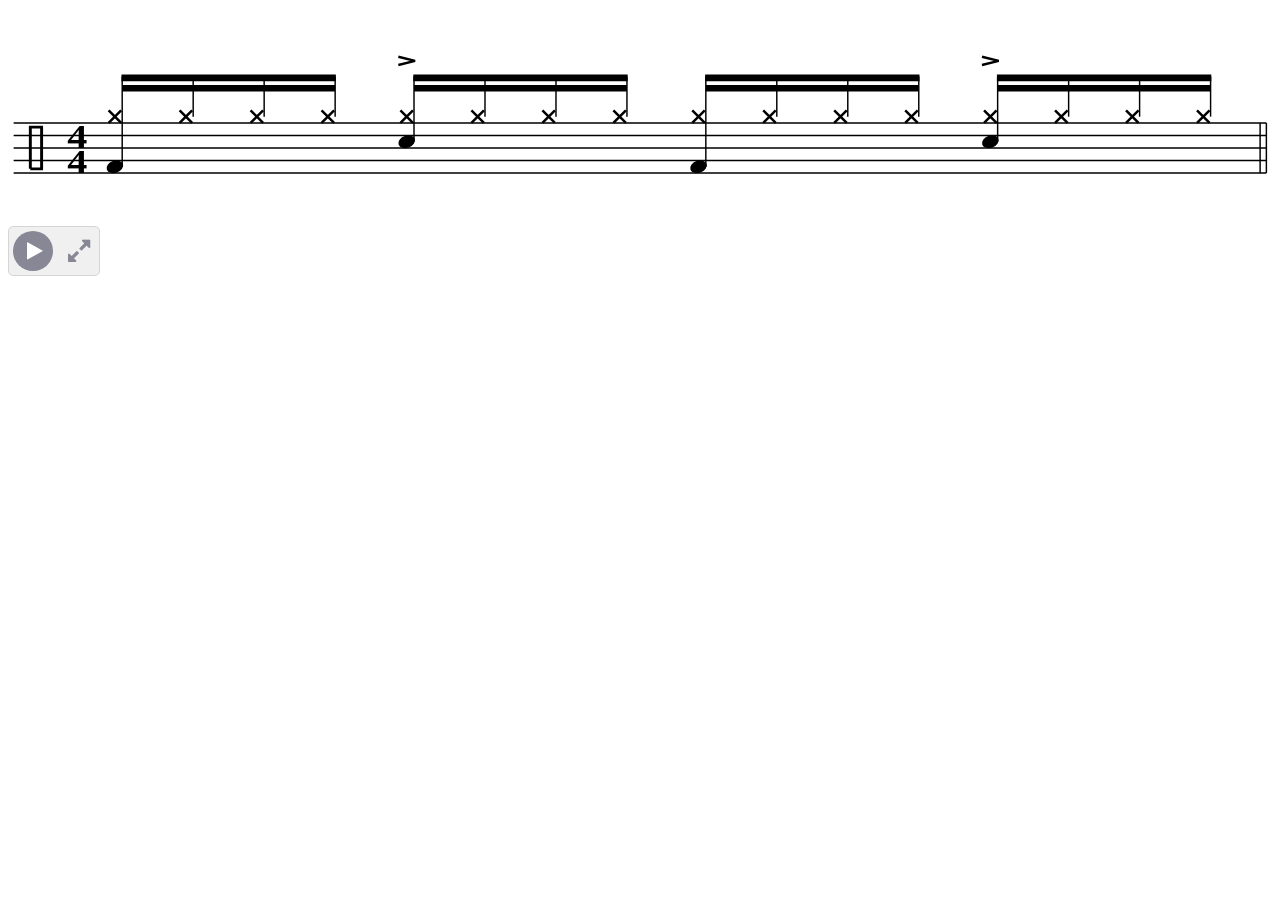
<file: editor-test/GrooveEmbed.html>
<!DOCTYPE html>
<html>
    <head>
		<title>Embeded Groove</title>
		
		
    </head>
    <body>
	<script type="module">
		import { GrooveDisplay } from "./js/groove_display.js?v=1795615009";
		GrooveDisplay.AddGrooveDisplayToPage(location.search, true, true);
	</script>
</file>
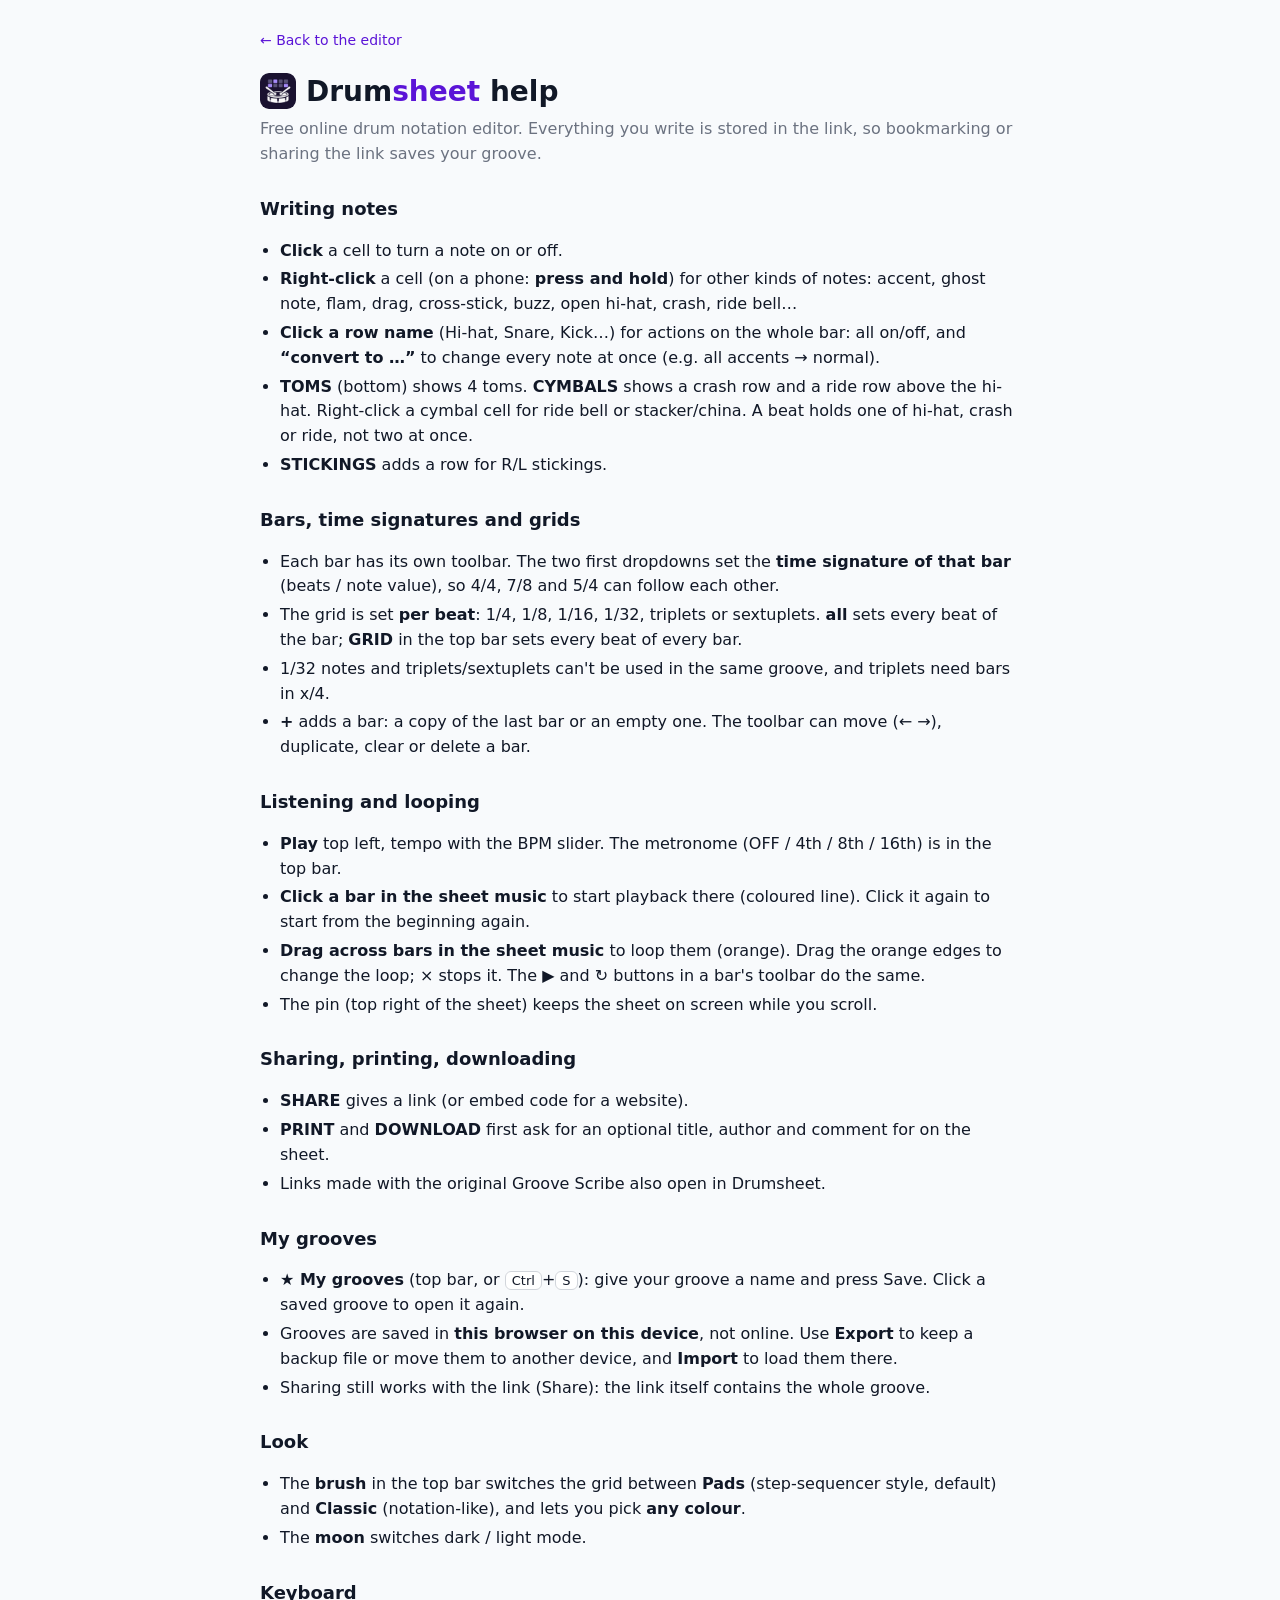
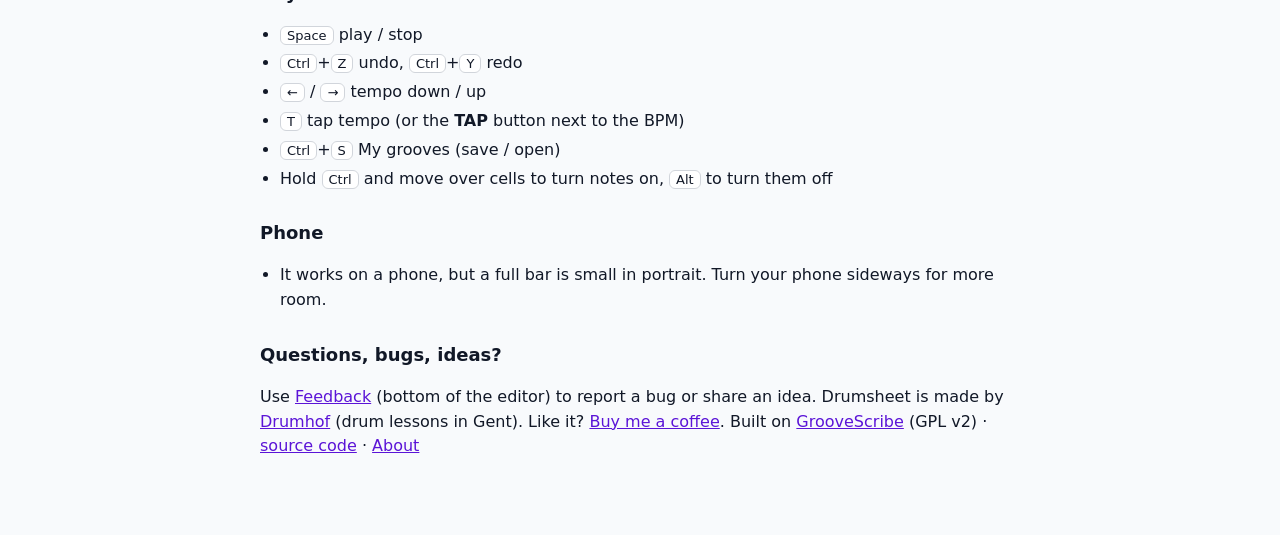
<file: editor-test/gscribe_help.html>
<!DOCTYPE html>
<html lang="en">
<head>
<meta charset="utf-8">
<meta name="viewport" content="width=device-width, initial-scale=1">
<title>Drumsheet help</title>
<link rel="canonical" href="https://drumsheet.app/gscribe_help.html">
<meta name="description" content="How to use Drumsheet, the free online drum notation editor: writing notes, bars and time signatures, grids, looping, printing and sharing.">
<link rel="icon" type="image/png" href="images/favicon-32.png">
<script>
  (function () {
    var d = document.documentElement, t = null, c = null;
    try { t = localStorage.getItem('benTheme'); c = localStorage.getItem('benColour'); } catch (e) {}
    if (t === 'dark' || (!t && window.matchMedia && matchMedia('(prefers-color-scheme: dark)').matches)) d.classList.add('dark');
    if (c === 'blue') c = '#2563eb';
    if (!/^#[0-9a-f]{6}$/i.test(c || '')) c = '#7c3aed';
    var r = parseInt(c.substr(1, 2), 16) / 255, g = parseInt(c.substr(3, 2), 16) / 255, b = parseInt(c.substr(5, 2), 16) / 255;
    var mx = Math.max(r, g, b), mn = Math.min(r, g, b), h = 0, s = 0, l = (mx + mn) / 2;
    if (mx !== mn) { var k = mx - mn; s = l > 0.5 ? k / (2 - mx - mn) : k / (mx + mn); h = (mx === r ? (g - b) / k + (g < b ? 6 : 0) : mx === g ? (b - r) / k + 2 : (r - g) / k + 4) * 60; }
    d.style.setProperty('--h', Math.round(h));
    d.style.setProperty('--s', Math.max(25, Math.min(85, Math.round(s * 100))) + '%');
  })();
</script>
<style>
  :root { --brand: hsl(var(--h, 262) var(--s, 83%) 46%); --bg: #f8fafc; --ink: #111827; --muted: #6b7280; --line: #d1d5db; --card: #fff; }
  html.dark { color-scheme: dark; --brand: hsl(var(--h, 262) var(--s, 83%) 76%); --bg: hsl(var(--h, 262) 38% 6%); --ink: #e5e7eb; --muted: #9ca3af; --line: hsl(var(--h, 262) 26% 22%); --card: hsl(var(--h, 262) 32% 12%); }
  body { font-family: system-ui, -apple-system, 'Segoe UI', Roboto, sans-serif; max-width: 760px; margin: 0 auto; padding: 28px 20px 60px; line-height: 1.55; color: var(--ink); background: var(--bg); }
  a { color: var(--brand); }
  h1 { font-size: 28px; margin: 0 0 4px; display: flex; align-items: center; gap: 10px; }
  h1 b { color: var(--brand); }
  h1 img { width: 36px; height: 36px; border-radius: 9px; }
  .sub { color: var(--muted); margin: 0 0 24px; }
  h2 { font-size: 18px; margin: 28px 0 8px; }
  ul { padding-left: 20px; }
  li { margin: 4px 0; }
  kbd { font-family: inherit; font-size: 13px; background: var(--card); border: 1px solid var(--line); border-radius: 6px; padding: 1px 6px; }
  .back { display: inline-block; margin-bottom: 18px; font-size: 14px; text-decoration: none; }
</style>

<script>
	// privacy-friendly visitor count (GoatCounter: no cookies, no personal data), only on drumsheet.app
	if (location.hostname === 'drumsheet.app') {
		window.goatcounter = { path: function () { return location.pathname; } }; // grooves in the link are not sent
		var gc = document.createElement('script');
		gc.async = true;
		gc.src = 'https://gc.zgo.at/count.js';
		gc.dataset.goatcounter = 'https://drumsheet.goatcounter.com/count';
		document.head.appendChild(gc);
	}
	window.benCount = function (name) {
		try { if (window.goatcounter && window.goatcounter.count) window.goatcounter.count({ path: name, title: name, event: true }); } catch (e) {}
	};
</script>
</head>
<body>
<a class="back" href="./">← Back to the editor</a>
<h1><img src="images/beatsheet-icon-96.png" alt=""><span>Drum<b>sheet</b> help</span></h1>
<p class="sub">Free online drum notation editor. Everything you write is stored in the link, so bookmarking or sharing the link saves your groove.</p>

<h2>Writing notes</h2>
<ul>
  <li><b>Click</b> a cell to turn a note on or off.</li>
  <li><b>Right-click</b> a cell (on a phone: <b>press and hold</b>) for other kinds of notes: accent, ghost note, flam, drag, cross-stick, buzz, open hi-hat, crash, ride bell…</li>
  <li><b>Click a row name</b> (Hi-hat, Snare, Kick…) for actions on the whole bar: all on/off, and <b>“convert to …”</b> to change every note at once (e.g. all accents → normal).</li>
  <li><b>TOMS</b> (bottom) shows 4 toms. <b>CYMBALS</b> shows a crash row and a ride row above the hi-hat. Right-click a cymbal cell for ride bell or stacker/china. A beat holds one of hi-hat, crash or ride, not two at once.</li>
  <li><b>STICKINGS</b> adds a row for R/L stickings.</li>
</ul>

<h2>Bars, time signatures and grids</h2>
<ul>
  <li>Each bar has its own toolbar. The two first dropdowns set the <b>time signature of that bar</b> (beats / note value), so 4/4, 7/8 and 5/4 can follow each other.</li>
  <li>The grid is set <b>per beat</b>: 1/4, 1/8, 1/16, 1/32, triplets or sextuplets. <b>all</b> sets every beat of the bar; <b>GRID</b> in the top bar sets every beat of every bar.</li>
  <li>1/32 notes and triplets/sextuplets can't be used in the same groove, and triplets need bars in x/4.</li>
  <li><b>+</b> adds a bar: a copy of the last bar or an empty one. The toolbar can move (← →), duplicate, clear or delete a bar.</li>
</ul>

<h2>Listening and looping</h2>
<ul>
  <li><b>Play</b> top left, tempo with the BPM slider. The metronome (OFF / 4th / 8th / 16th) is in the top bar.</li>
  <li><b>Click a bar in the sheet music</b> to start playback there (coloured line). Click it again to start from the beginning again.</li>
  <li><b>Drag across bars in the sheet music</b> to loop them (orange). Drag the orange edges to change the loop; × stops it. The ▶ and ↻ buttons in a bar's toolbar do the same.</li>
  <li>The pin (top right of the sheet) keeps the sheet on screen while you scroll.</li>
</ul>

<h2>Sharing, printing, downloading</h2>
<ul>
  <li><b>SHARE</b> gives a link (or embed code for a website).</li>
  <li><b>PRINT</b> and <b>DOWNLOAD</b> first ask for an optional title, author and comment for on the sheet.</li>
  <li>Links made with the original Groove Scribe also open in Drumsheet.</li>
</ul>

<h2>My grooves</h2>
<ul>
  <li><b>★ My grooves</b> (top bar, or <kbd>Ctrl</kbd>+<kbd>S</kbd>): give your groove a name and press Save. Click a saved groove to open it again.</li>
  <li>Grooves are saved in <b>this browser on this device</b>, not online. Use <b>Export</b> to keep a backup file or move them to another device, and <b>Import</b> to load them there.</li>
  <li>Sharing still works with the link (Share): the link itself contains the whole groove.</li>
</ul>

<h2>Look</h2>
<ul>
  <li>The <b>brush</b> in the top bar switches the grid between <b>Pads</b> (step-sequencer style, default) and <b>Classic</b> (notation-like), and lets you pick <b>any colour</b>.</li>
  <li>The <b>moon</b> switches dark / light mode.</li>
</ul>

<h2>Keyboard</h2>
<ul>
  <li><kbd>Space</kbd> play / stop</li>
  <li><kbd>Ctrl</kbd>+<kbd>Z</kbd> undo, <kbd>Ctrl</kbd>+<kbd>Y</kbd> redo</li>
  <li><kbd>←</kbd> / <kbd>→</kbd> tempo down / up</li>
  <li><kbd>T</kbd> tap tempo (or the <b>TAP</b> button next to the BPM)</li>
  <li><kbd>Ctrl</kbd>+<kbd>S</kbd> My grooves (save / open)</li>
  <li>Hold <kbd>Ctrl</kbd> and move over cells to turn notes on, <kbd>Alt</kbd> to turn them off</li>
</ul>

<h2>Phone</h2>
<ul>
  <li>It works on a phone, but a full bar is small in portrait. Turn your phone sideways for more room.</li>
</ul>

<h2>Questions, bugs, ideas?</h2>
<p>Use <a href="https://forms.gle/rgXMxauXFDep4EJq6">Feedback</a> (bottom of the editor) to report a bug or share an idea. Drumsheet is made by <a href="https://drumhof.com">Drumhof</a> (drum lessons in Gent). Like it? <a href="https://ko-fi.com/gladinathor">Buy me a coffee</a>.
Built on <a href="https://github.com/montulli/GrooveScribe">GrooveScribe</a> (GPL v2) · <a href="https://github.com/bengladine/beatsheet">source code</a> · <a href="gscribe_about.html">About</a></p>
</body>
</html>
</file>
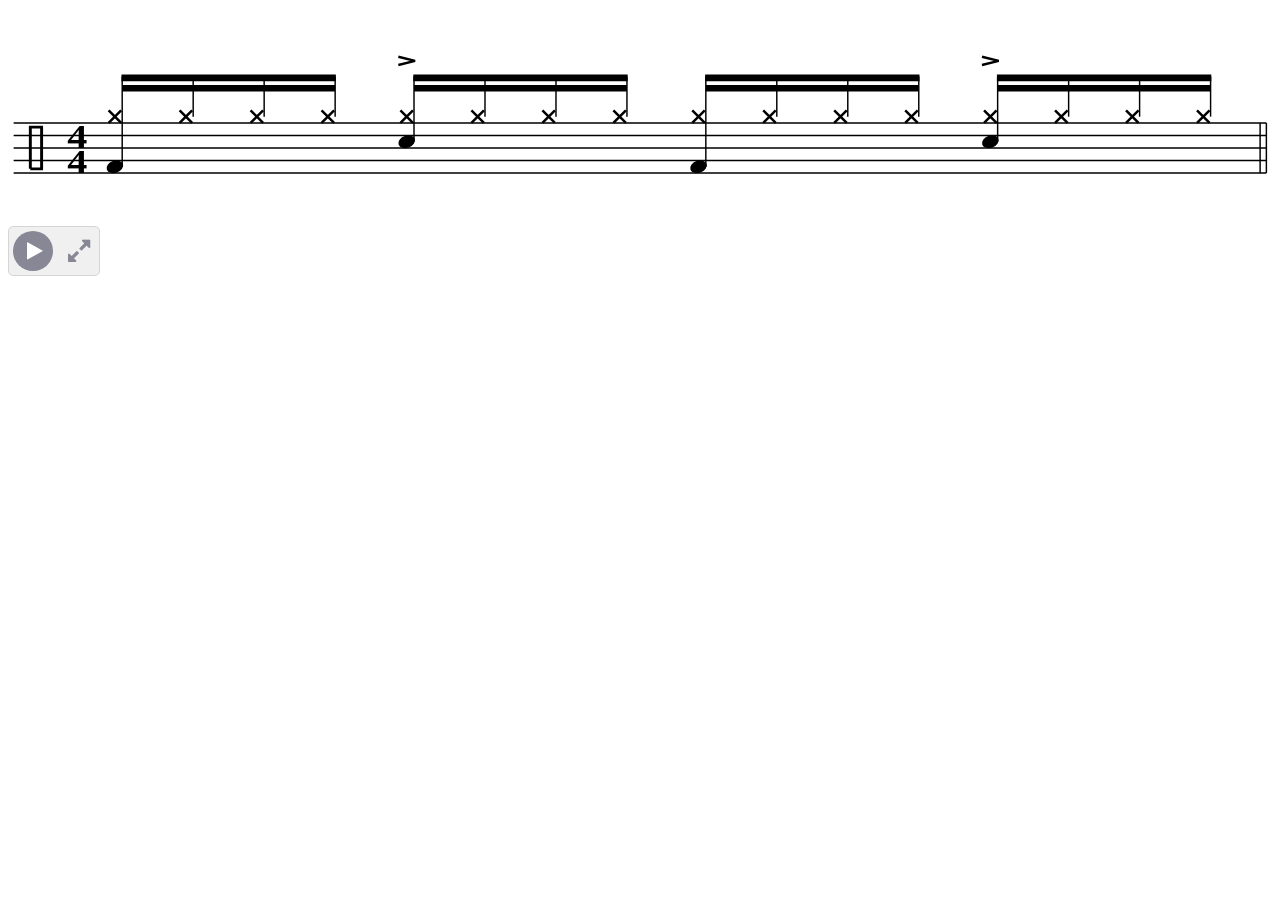
<file: editor/GrooveEmbed.html>
<!DOCTYPE html>
<html>
    <head>
		<title>Embeded Groove</title>
		
		
    </head>
    <body>
	<script type="module">
		import { GrooveDisplay } from "./js/groove_display.js?v=1795615140";
		GrooveDisplay.AddGrooveDisplayToPage(location.search, true, true);
	</script>
</file>
<file: editor-test/css/groove_writer_orange.css>
/* this is for debugging layout issues - puts a red border around everything */
/* body * { border: 1px solid red; }		 */
DEBUG {
  border: 1px solid red;
}
body {
  /* Use GrooveWriter instead of body for easy embedding */
  margin: 0px;
  height: 100vh;
  background-color: #393939;
}
#GrooveWriter {
  /* tag surrounds entire app */
  /* Use the following CSS to move the app down so a nav bar can be inserted above */
  /* width and height can also be set here to fit within a page */
  /* carefully set the height since a vertical scroll bar will be added to the right hand
		 * content when the height of the content is more than the height specified here.
		 * Usually set the height to 100vh - (the height of the top nav)
		 */
  position: relative;
  background-color: #393939;
  //background-color: #ddd;
  width: 100%;
  min-width: 800px;
  /* to embed, add your header height here.  Replace 0px with your header height */
  //height: 100%;
  font:
    100%/normal 'Lato',
    Calibri,
    sans-serif;
}
.fullWidthEle {
  max-width: 1478px; /* 1550 - 72 */
}
.warnings {
  font-family: monospace;
  display: none;
}

.Printable {
  display: block;
}
.nonPrintable {
  display: block;
}
#LeftHandNav {
  width: 70px;
  height: 100%;
  position: fixed;
  /position: absolute;
  #top: 111px;
  top: 0px;
  left: 0px;
  border-right: 2px solid #000;
  background: #393939;
  z-index: 999;
}
#TopNav {
  position: fixed;
  /position: relative;
  #top: 111px;
  top: 0px;
  left: 0px;
  z-index: 998;
  width: calc(100% - 72px);
  margin-left: 72px;
  height: 48px; /* total 48 */
  border-bottom: 1px solid #000;
  background: var(--header-bg-color);
  background: linear-gradient(to right, var(--header-bg-start-color), var(--header-bg-end-color));
  display: block;
}
#midiPlayer {
  /* more #midiPlayer css in groove_display.css */
  background: #000;
  width: calc(100% - 72px);
  height: 48px;
  position: fixed;
  #top: 160px;
  top: 49px;
  /position: relative;
  left: 72px;
  z-index: 999;
  border-bottom: 1px solid #000;
}
#RightHandContent {
  position: relative;
  #top: 209px;
  top: 98px;
  left: 72px;
  height: calc(100% - 98px);
  width: calc(100% - 72px);
  overflow-y: auto;
}
#logoTextUpperLeft {
  padding: 9px 10px 6px 5px;
  display: inline-block;
}
#logoTextUpperLeft img {
  height: 30px;
}
#upperLeft {
  margin-top: 12px;
  display: inline-block;
  white-space: nowrap;
  vertical-align: top;
}
#upperRight {
  margin-top: 12px;
  display: inline-block;
  float: right;
  margin-right: 10px;
  white-space: nowrap;
  vertical-align: top;
}

#divisionButtonContainer {
}
#metronomeContainer {
}
#metronomeLabel {
  display: inline-block;
  height: 20px;
  font-weight: 500;
  margin: 0px 5px 0px 10px;
  text-align: center;
  color: #eef;
}
.metronomeButton,
.rightButtons {
  padding: 2px;
  cursor: pointer;
  display: inline-block;
  /background: #0071ad;
  color: #eee;
  border: 0px solid #00b;
  text-align: center;
  border-radius: 20px;
  /width: 50px;
  margin: 0px 1px;
  height: 20px;
  transition: all 0.1s ease-in-out;
}
.rightButtons {
  margin: 0px 6px;
}
.metronomeButton:hover,
.rightButtons:hover,
.metronomeButton.selected:hover,
.rightButtons.selected:hover,
.rightButtons.buttonSelected:hover {
  /color: #3b5166;
  font-weight: 700;
  transform: scale(1.05);
}
.metronomeButton.options {
  width: 75px;
}
.metronomeButton.buttonSelected,
.metronomeButton.selected,
.rightButtons.buttonSelected {
  /* is a button and is selected */
  color: #fff;
  font-weight: 700;
  /background: #68c2ff;
}

#logoInSubdivision {
  background-color: #000;
}
#logoInSubdivision img {
  height: 40px;
}
.left-button {
  display: block;
  color: #999999;
  cursor: pointer;
}
.left-button-content {
  display: block;
  cursor: pointer;
  font-size: 12px;
  font-weight: bold;
  height: 48px;
  border-bottom: 1px solid #000;
  text-align: center;
  vertical-align: middle;
  display: -webkit-flex;
  display: flex;
  align-items: center;
  -webkit-align-items: center;
  justify-content: center;
  -webkit-justify-content: center;
  transition: all 0.1s ease-in-out;
}
#timeLabel {
  height: 48px; /* Override from above */
}
#timeSigLabel {
  color: #62c04c;
  font-size: 20px;
  margin-bottom: -5px;
}
#timeSubLabel {
  color: #62c04c;
  font-size: 12px;
}
.left-button.disabled,
.left-button.disabled:hover {
  color: #000;
  background-color: #393939;
}
.left-button.buttonSelected,
.left-button.buttonSelected:hover {
  /* is subdivision and is selected */
  background: #2484c0;
  color: #fff;
  cursor: auto;
  transform: scale(1.1);
}
.myButton:hover,
.left-button:hover {
  border-top-color: #28597a;
  background: #555555;
  color: #ccc;
  transform: scale(1.05);
}
.myButton:active,
.left-button:active {
  border-top-color: #1b435e;
  background: #1b435e;
}
.buttonFraction {
  /* The number above "triplet" in the .subdivision 1/4, 1/8, etc */
  display: block;
  font-size: 18px;
}
#advancedEditAnchor.buttonSelected {
  background: #009ffa;
  color: #fff;
  font-size: 14px;
}
.buttonText {
}
#undoButton {
  font-size: 14px;
}
#NotationLine {
  height: 35px;
  text-align: center;
  padding-top: 13px;
  border-bottom: 1px solid #aaa;
  background-color: #ddd;
}
#NotationLabel {
  display: inline-block;
  margin: auto;
  font-size: 20px;
  font-weight: bold;
  text-align: center;
  padding-left: 62px;
}
#KeyButton {
  float: right;
  padding-right: 5px;
  font-size: 18px;
  text-align: right;
}
#hiddenDescription {
  display: none;
}
#musicalInput {
  width: 100%;
  background: #fff;
  overflow-x: auto;
  overflow-y: hidden;
  border-bottom: 1px solid #aaa;
  text-align: center;
  white-space: nowrap;
}
@media only screen and (orientation: portrait) {
  #musicalInput {
    white-space: normal;
    /* wrap down on portait mode displays,
			 *	don't wrap in landscape mode
			 */
  }
}
#musicalInput.expanded {
  max-width: 5000px !important;
}
#measureContainer {
  margin-left: auto;
  margin-right: auto;
}
.staff-container {
  /margin-left: 2px;
  /margin-top: 2px;
  margin-right: -3px;
  margin-bottom: 0px;
  display: inline-block;
  background: #ffffff;
  text-align: left;
  white-space: nowrap;
}
.notes-row-container {
  display: inline-block;
}
.heading1 {
  font-size: 30px;
  font-weight: bold;
}
.line-labels {
  display: inline-block;
  vertical-align: top;
  width: 80px;
  font-size: 20px;
  display: table-cell;
}
.stickings-label {
  display: none;
  height: 25px;
  background: #f7f1cf;
  color: #000;
  padding-top: 9px;
  padding-left: 1px;
  font-size: 12px;
  cursor: pointer;
  text-align: center;
}
.hh-label {
  display: block;
  white-space: nowrap;
  margin-top: 16px;
  margin-left: 8px;
  cursor: pointer;
  text-align: center;
}
#tom1-label {
  display: block;
  white-space: nowrap;
  margin-top: 5px;
  margin-left: 8px;
  cursor: pointer;
  text-align: center;
  visibility: hidden;
}
#tom2-label {
  display: block;
  white-space: nowrap;
  margin-top: 5px;
  margin-left: 8px;
  cursor: pointer;
  text-align: center;
  visibility: hidden;
}
#tom3-label {
  display: block;
  white-space: nowrap;
  margin-top: 5px;
  margin-left: 8px;
  cursor: pointer;
  text-align: center;
  visibility: hidden;
}
.snare-label {
  margin-top: 5px;
  margin-left: 8px;
  cursor: pointer;
  text-align: center;
}
#tom4-label {
  display: block;
  white-space: nowrap;
  margin-top: 5px;
  margin-left: 8px;
  cursor: pointer;
  text-align: center;
  visibility: hidden;
}
.kick-label {
  margin-top: 5px;
  margin-left: 8px;
  cursor: pointer;
  text-align: center;
}
.stickings-label:hover {
  color: var(--highlight-color);
}
.hh-label:hover,
.snare-label:hover,
.kick-label:hover {
  color: var(--highlight-color);
}
.music-line-container {
  display: inline-block;
  /top: 30px;
  z-index: 3;
  display: table-cell;
}
.notes-container {
  font-family: Times New Roman; /* parens around snare ghost note, R for Ride */
  position: relative;
  z-index: 4;
}
.stickings-container {
  display: none;
  height: 32px;
  background: #f7f1cf;
  border: 1px solid transparent;
  margin-top: 0px;
  white-space: nowrap;
  -moz-user-select: none;
  -webkit-user-select: none;
  -ms-user-select: none;
}
.background-highlight-container {
  position: absolute;
  height: 190px;
  white-space: nowrap;
  border: 1px solid transparent;
}
.hi-hat-container {
  height: 42px;
  white-space: nowrap;
  border: 1px solid transparent;
  -moz-user-select: none;
  -webkit-user-select: none;
  -ms-user-select: none;
}
#tom1-container {
  height: 28px;
  white-space: nowrap;
  border: 1px solid transparent;
  -moz-user-select: none;
  -webkit-user-select: none;
  -ms-user-select: none;
  visibility: hidden;
}
#tom2-container {
  height: 28px;
  white-space: nowrap;
  border: 1px solid transparent;
  -moz-user-select: none;
  -webkit-user-select: none;
  -ms-user-select: none;
  visibility: hidden;
}
#tom3-container {
  height: 28px;
  white-space: nowrap;
  border: 1px solid transparent;
  -moz-user-select: none;
  -webkit-user-select: none;
  -ms-user-select: none;
  visibility: hidden;
}
.snare-container {
  border: 1px solid transparent;
  height: 28px;
  white-space: nowrap;
  -moz-user-select: none;
  -webkit-user-select: none;
  -ms-user-select: none;
}
#tom4-container {
  height: 28px;
  white-space: nowrap;
  border: 1px solid transparent;
  -moz-user-select: none;
  -webkit-user-select: none;
  -ms-user-select: none;
  visibility: hidden;
}
.kick-container {
  border: 1px solid transparent;
  height: 56px;
  white-space: nowrap;
  -moz-user-select: none;
  -webkit-user-select: none;
  -ms-user-select: none;
}
.staff-line-1 {
  position: absolute;
  top: 42px;
  width: 100%;
  height: 0px;
  border-top: 3px solid #cacaca;
}
.staff-line-2 {
  position: absolute;
  top: 72px;
  width: 100%;
  height: 0px;
  border-top: 3px solid #cacaca;
}
.staff-line-3 {
  position: absolute;
  top: 103px;
  width: 100%;
  height: 0px;
  border-top: 3px solid #cacaca;
}
.staff-line-4 {
  position: absolute;
  top: 132px;
  width: 100%;
  height: 0px;
  border-top: 3px solid #cacaca;
}
.staff-line-5 {
  position: absolute;
  top: 163px;
  width: 100%;
  height: 0px;
  border-top: 3px solid #cacaca;
}
.sticking {
  display: inline-block;
  position: relative;
  border: 1px solid;
  border-color: transparent;
  width: 29px;
  height: 100%;
  margin-right: 2px;
  margin-left: 2px;
  margin-bottom: 0;
}
.bg-highlight {
  display: inline-block;
  width: 35px;
  height: 192px;
}
.hi-hat {
  display: inline-block;
  position: relative;
  border: 1px solid;
  border-color: transparent;
  width: 29px;
  height: 100%;
  margin-right: 2px;
  margin-left: 2px;
}
.tom {
  display: inline-block;
  position: relative;
  border: 1px solid;
  border-color: transparent;
  width: 29px;
  height: 100%;
  margin-right: 2px;
  margin-left: 2px;
}
.snare {
  display: inline-block;
  position: relative;
  border: 1px solid;
  border-color: transparent;
  width: 29px;
  height: 100%;
  margin-right: 2px;
  margin-left: 2px;
}
.kick {
  display: inline-block;
  position: relative;
  border: 1px solid;
  border-color: transparent;
  width: 29px;
  height: 100%;
  margin-right: 2px;
  margin-left: 2px;
}
.note_part {
  /* all the following note segments also share class .note_part */
}
.sticking_right {
  position: absolute;
  top: 0px;
  left: 6px;
  font-size: 24px;
  color: #cccccc;
  cursor: pointer;
}
.sticking_left {
  position: absolute;
  top: 0px;
  left: 6px;
  font-size: 24px;
  color: #cccccc;
  cursor: pointer;
}
.sticking_both {
  position: absolute;
  top: 5px;
  left: 0px;
  font-size: 18px;
  color: transparent;
  cursor: pointer;
}
.sticking_count {
  position: absolute;
  top: 0px;
  left: 6px;
  font-size: 24px;
  color: transparent;
  cursor: pointer;
}
.hh_crash {
  position: absolute;
  top: 19px;
  left: 5px;
  font-size: 20px;
  color: transparent;
  cursor: pointer;
}
.hh_ride {
  position: absolute;
  top: 18px;
  left: 6px;
  font-size: 20px;
  color: transparent;
  cursor: pointer;
}
.hh_ride_bell {
  position: absolute;
  top: 18px;
  left: 6px;
  font-size: 20px;
  color: transparent;
  cursor: pointer;
}
.hh_cow_bell {
  position: absolute;
  top: 18px;
  left: 6px;
  font-size: 20px;
  color: transparent;
  cursor: pointer;
}
.hh_stacker {
  position: absolute;
  top: 17px;
  left: 5px;
  font-size: 20px;
  color: transparent;
  cursor: pointer;
}
.hh_metronome_normal {
  position: absolute;
  top: 17px;
  left: 5px;
  font-size: 20px;
  color: transparent;
  cursor: pointer;
}
.hh_metronome_accent {
  position: absolute;
  top: 17px;
  left: 5px;
  font-size: 20px;
  color: transparent;
  cursor: pointer;
}
.hh_cross {
  position: absolute;
  top: 15px;
  left: 5px;
  font-size: 24px;
  color: #cccccc;
  cursor: pointer;
}
.hh_open {
  position: absolute;
  top: 3px;
  left: 9px;
  font-size: 13px;
  color: transparent;
}
.hh_close {
  position: absolute;
  top: 3px;
  left: 9px;
  font-size: 13px;
  color: transparent;
  float: left;
}
.hh_accent {
  position: absolute;
  top: 0px;
  left: 11px;
  font-size: 20px;
  color: transparent;
  float: left;
}
.unmuteHHButton,
.unmuteSnareButton,
.unmuteKickButton,
.unmuteTom1Button,
.unmuteTom2Button,
.unmuteTom3Button,
.unmuteTom4Button {
  display: inline-block;
  display: none;
  position: relative;
  border: 1px solid;
  border-color: transparent;
  vertical-align: top;
  width: 29px;
  height: 100%;
  margin-right: 2px;
  margin-left: 2px;
  cursor: pointer;
}
.unmuteHHButton:hover,
.unmuteSnareButton:hover,
.unmuteKickButton:hover,
.unmuteTom1Button:hover,
.unmuteTom2Button:hover,
.unmuteTom3Button:hover,
.unmuteTom4Button:hover {
  opacity: 0.6;
}
.unmuteHHStack {
  margin-top: 9px;
}
.unmuteStack {
  margin-top: -3px;
}
.tom_circle {
  position: absolute;
  top: 1px;
  left: 3px;
  width: 90%;
  height: 20px;
  width: 20px;
  background: #fff;
  border: 2px solid;
  border-color: #999;
  border-radius: 30px;
  cursor: pointer;
}
.dot_in_snare_ghost_note {
  font-size: 14px;
  position: relative;
  top: -1px;
  left: 0px;
}
.snare_ghost {
  position: absolute;
  top: -4px;
  left: 1px;
  font-size: 26px;
  line-height: 30px;
  color: transparent;
  cursor: pointer;
}
.snare_circle {
  position: absolute;
  top: 0px;
  left: 2px;
  width: 90%;
  line-height: 20px;
  height: 22px;
  width: 22px;
  background: #fff;
  border: 2px solid;
  border-color: #999;
  border-radius: 30px;
  cursor: pointer;
}
.snare_accent {
  position: absolute;
  top: 5px;
  left: 11px;
  line-height: 15px;
  font-size: 15px;
  color: transparent;
  cursor: pointer;
}
.snare_xstick {
  position: absolute;
  top: -5px;
  left: 3px;
  font-size: 30px;
  color: transparent;
  cursor: pointer;
}
.snare_buzz {
  position: absolute;
  top: 0px;
  left: 3px;
  font-size: 22px;
  color: transparent;
  cursor: pointer;
}
.snare_flam {
  position: absolute;
  top: -2px;
  left: -2px;
  font-size: 25px;
  color: transparent;
  cursor: pointer;
}
.snare_drag {
  position: absolute;
  top: -2px;
  left: -2px;
  font-size: 25px;
  color: transparent;
  cursor: pointer;
}
.kick_circle {
  position: absolute;
  top: 0px;
  left: 2px;
  height: 22px;
  width: 22px;
  background: #fff;
  border: 2px solid #999;
  border-radius: 40px 40px 40px 40px;
  cursor: pointer;
}

.kick_splash {
  position: absolute;
  top: 24px;
  left: 3px;
  font-size: 30px;
  color: transparent;
  cursor: pointer;
}
.opening_note_space {
  display: inline-block;
  width: 1px;
  height: 1px;
  background: transparent;
}
.end_note_space {
  display: inline-block;
  width: 1px;
  height: 1px;
  background: transparent;
}
.space_between_note_groups {
  display: inline-block;
  width: 20px;
  height: 1px;
  background: transparent;
}
#addMeasureButton {
  vertical-align: top;
  display: inline-block;
  color: var(--highlight-color-on-white);
  cursor: pointer;
  font-size: 40px;
  padding-top: 2px;
  margin-top: 73px;
}

.closeMeasureButton {
  vertical-align: top;
  display: inline-block;
  margin-top: 3px;
  cursor: pointer;
  color: var(--highlight-color-on-white);
}
.closeMeasureButton:hover,
#addMeasureButton:hover {
  color: #000;
}
#permutationAnchor {
  color: #555;
}
#permutationAnchor.enabled {
  color: #eee;
}
#PermutationOptions.displayed {
  padding: 3px 0px 0px 10px;
  //margin-bottom: -20px;
  background-color: #ddd;
}
#PermutationOptionsHeader {
  /margin-left: 22px;
  font-size: 18px;
  font-weight: bold;
}
.PermutationOptionWrapper {
  display: table;
  border-collapse: collapse;
}
.PermutationOptionGroup {
  display: table-row;
  border-bottom: 1px solid #999;
}
.PermutationOptionGroup:last-child {
  border-bottom: 0px solid #999;
}
.PermutationOption {
  height: 20px;
  display: table-cell;
  padding-right: 15px;
  /border-top: 1px solid #999;
  /border-bottom: 1px solid #999;
}
.PermutationSubOption {
  display: table-cell;
  padding-right: 15px;
  /border-top: 1px solid #999;
  /border-bottom: 1px solid #999;
}
#permutationType {
  margin-top: 10px;
}
#noteInstructions {
  font-size: 120%;
  font-weight: bold;
  margin-top: 14px;
  margin-left: 25px;
}
#exportMidi {
}
#showHideABC {
  display: none;
}
#ABC_Results {
  display: none;
}
#sheetMusicDiv {
  background: #fff;
}
.svgTarget {
  background: #fff;
}

/* override the normal 100% width that is in groove_display for editing */
#RightHandContent .svgTarget svg {
  margin-left: 5%;
  margin-right: 5%;
  width: 90%;
  /* height: auto; */
}

#sheetMusicTextFields {
  border-top: 1px solid #999;
  padding: 8px 0px;
  text-align: center;
  display: -webkit-flex;
  display: flex;
  justify-content: space-around;
  -webkit-justify-content: space-around;
  background-color: #ddd;
}
.sheetMusicTextField {
  margin: 0px 10px;
}
.sheetMusicInputField {
}
/* Context Menu */
.noteContextMenu {
}
#permutationContextMenu,
#helpContextMenu,
#metronomeOptionsContextMenu,
#metronomeOptionsOffsetClickContextMenu {
  position: fixed;
  top: 0px;
  right: 0px;
}
.metronomeOptionsContextMenuItem:before,
.metronomeOptionsOffsetClickContextMenuItem:before {
  font-family: FontAwesome;
  content: '\00a0'; /* blank space */
  letter-spacing: 17px;
} /* unchecked icon */
.menuChecked:before {
  font-family: FontAwesome;
  content: '\f00c';
  letter-spacing: 5px;
} /* checked icon */
.noteContextMenu > ul.list {
  display: none;
  position: fixed;
  left: 30px;
  top: -30px;
  z-index: 999;
  width: 150px;
  margin: 0;
  padding: 0px;
  list-style: none;
  background: #eeeeee;
  color: #000;
  border: 1px solid #393939;
  list-style: none;
}
.noteContextMenu > ul.list li {
  padding: 10px;
  border-bottom: solid 1px #393939;
  text-decoration: none;
}
.noteContextMenu > ul.list li:hover,
ul.list a:hover {
  background: #cccccc;
}
.noteContextMenu > ul.list li:last-child {
  border: none;
}
#grooveListWrapper {
  display: none;
  position: fixed;
  z-index: 999;
  top: 0px;
  right: 0px;
  width: 300px;
  height: 300px;
  overflow: auto;
  background: #eeeeee;
  border: 1px solid #393939;
}
.grooveListUL {
  margin: 0;
  padding: 0px;
  list-style: none;
  background: #eeeeee;
  color: #000;
}
.grooveListHeaderLI {
  padding: 15px;
  background: var(--highlight-color);
  font-size: 18px;
  font-weight: bold;
}
.grooveListLI {
  padding: 10px;
  padding-left: 15px;
  border-bottom: solid 1px #393939;
}
.grooveListLI:hover {
  background: #cccccc;
}
hr {
  width: 795px;
  margin-left: 0px;
}

#ABCSource {
  font-family: monospace;
  font-size: 14px;
}
#fullURLPopup,
#metronomeAutoSpeedupConfiguration,
#timeSigPopup {
  /visibility: hidden;
  display: none;
  position: absolute;
  left: 300px;
  top: 250px;
  z-index: 999;
  background-color: #fff;
  width: 400px;
  padding: 10px;
  border: solid 2px #999;
  border-radius: 5px;
}
#timeSigPopup {
  font-size: 24px;
}
#timeSigPopupBeta {
  text-align: center;
  margin-top: 8px;
  margin-bottom: 30px;
  color: #cc0000;
}
#timeSigPopupTitle {
  text-align: center;
  margin-top: 8px;
  margin-bottom: 30px;
}
#timeSigPopupOptions {
  text-align: center;
}
#timeSigPopupTimeSigTop,
#timeSigPopupTimeSigBottom {
  font-size: 24px;
  font-weight: 500;
  color: #666;
  background-color: #eee;
  vertical-align: top;
  padding-left: 20px;
  width: 80px;
}
#timeSigPopupSlash {
  font-size: 24px;
  margin: 0px 10px;
}
#timeSigPopupCancel {
  font-size: 16px;
  font-weight: 500;
  background: #fff;
  color: #ccc;
  border: 0px;
  border-radius: 5px;
  padding: 5px 10px;
}
#timeSigPopupOK {
  font-size: 16px;
  font-weight: 500;
  background: var(--highlight-color);
  color: #fff;
  border: 0px;
  border-radius: 5px;
  padding: 5px 10px;
}
#timeSigPopupButtons {
  margin-top: 30px;
  text-align: center;
}
#fullURLPopupCloseButton {
  font-size: 100%;
  float: right;
  cursor: pointer;
}
#fullURLPopupCloseButton:hover {
  color: #444;
}
#fullURLPopupTitle {
  font-size: 18px;
  font-weight: 700;
  text-align: center;
}
#fullURLPopupSubTitle {
  color: var(--highlight-color);
  font-size: 14px;
  font-weight: 700;
  text-align: center;
}
#fullURLPopupSubSubTitle {
  font-size: 12px;
  text-align: center;
}
#fullURLPopupCheckboxes {
  display: -webkit-flex;
  display: flex;
  width: 300px;
  margin: 10px auto;
  justify-content: space-around;
  -webkit-justify-content: space-around;
}
.fullURLPopupCheckboxLabel {
  font-size: 12px;
}
.fullURLPopupCheckboxLabel input[type='checkbox'] {
  vertical-align: middle;
}
#fullURLPopupTextFieldContainer {
  margin: 0px auto;
  width: 366px;
}
#fullURLPopupTextField {
  width: 350px;
  padding: 8px;
  background: #ffe9b7;
  border: 0px;
  border-radius: 5px;
  text-align: center;
}
#fullURLPopupCopyButton {
  font-size: 16px;
  font-family: Lato, sans-serif;
  font-weight: 700;
  color: #000;
  border: 0px;
  border-radius: 5px;
  padding: 5px 10px;
}
#shareButtonContainer {
  text-align: center;
}
#shareButton {
}
.sharer-0::before {
  top: 7px;
}
.sharer-0 label {
  background: var(--highlight-color) !important;
  color: #fff !important;
}
.metronomeAutoSpeedupInputRow {
  vertical-align: text-bottom;
}
#metronomeAutoSpeedupConfigurationSliders {
  width: 370px;
  margin: 0px auto;
}
#metronomeAutoSpeedupTempoIncreaseAmount,
#metronomeAutoSpeedupTempoIncreaseInterval {
  background: var(--highlight-color);
  width: 365px;
}
#metronomeAutoSpeedupOutputText {
  font-size: 25px;
  text-align: center;
}
#metronomeAutoSpeedupTempoIncreaseAmountOutput,
#metronomeAutoSpeedupTempoIncreaseIntervalOutput {
  color: var(--highlight-color);
  font-weight: 700;
}
#metronomeAutoSpeedupConfigurationAmountLable,
#metronomeAutoSpeedupConfigurationIntervalLable {
  font-size: 12px;
}
#metronomeAutoSpeedupConfigurationKeepIncreasing {
  font-size: 12px;
  color: var(--highlight-color);
  text-align: center;
  vertical-align: middle;
  margin-bottom: 10px;
}
#metronomeAutoSpeedupCloseButtonDiv {
  text-align: center;
  margin-top: 15px;
}
#metronomeAutoSpeedupConfigurationCloseButton {
  font-size: 16px;
  font-weight: 500;
  background: var(--highlight-color);
  color: #fff;
  border: 0px;
  border-radius: 5px;
  padding: 5px 10px;
}
#showHideSecondMeasureButton {
}
#stickingsButton {
}
#stickingsButton:before {
  font-family: FontAwesome;
  font-size: 2em;
  letter-spacing: -3px;
  content: '\f065';
  line-height: 32px;
}
#stickingsButton.ClickToHide:before {
  font-family: FontAwesome;
  font-size: 2em;
  letter-spacing: -3px;
  content: '\f066';
  line-height: 32px;
}
#printButton {
}
#downloadButton {
}
#shareSaveButton {
}
.centeringSpace {
  /margin-right: 5%;
  /margin-left: 5%;
}
button {
  cursor: pointer;
}

input[type='checkbox']:checked + label {
  color: #000;
  cursor: pointer;
}
input[type='checkbox']:not(:checked) + label {
  color: #888;
  cursor: pointer;
}
#totalPlayTime {
  z-index: 999;
  position: fixed;
  bottom: 3px;
  right: 3px;
  margin-right: 20px;
  color: var(--highlight-color);
}
.totalTimeNum {
  color: #eee;
}
.myCheckbox {
  display: none;
} /* to hide the checkbox itself */
.myCheckbox + label:before {
  font-family: FontAwesome;
  display: inline-block;
  /* content: "\f096";  /* uncheck box */
  content: '\00a0'; /* blank space */
  letter-spacing: 17px;
} /* unchecked icon */
.myCheckbox:checked + label:before {
  content: '\f00c';
  letter-spacing: 5px;
} /* checked icon */
.hiddenCheckbox {
  /* checkbox for the key (legend) */
  visibility: hidden;
}
#LegendLabel {
  border: 1px solid #ccc;
  padding: 3px 7px 5px 7px;
  border-radius: 7px;
  background: #ccc;
  margin-right: 8px;
}
#GrooveDB_source {
  width: calc(100% - 6px);
  height: 280px;
}
#bottomButtonRow {
  padding: 20px 0px;
  background: #393939;
  text-align: center;
  color: #888888;
  display: -webkit-flex;
  display: flex;
  justify-content: space-around;
  -webkit-justify-content: space-around;
}
.pageBottomButton {
  display: inline-block;
  margin: 0px 20px;
}
.pageBottomButton:hover {
  cursor: pointer;
  color: #fff;
}
.bottomButtonIcon {
  display: block;
}
.bottomButtonLabel {
  margin-top: 2px;
  display: block;
}
.edit-block {
  display: none;
}
/*  3 circles make up the tom icon.  Position them */
#icon-tom1 {
  font-size: 16px;
  margin-top: 16px;
}
#icon-tom2 {
  font-size: 14px;
  margin-left: -5px;
  vertical-align: top;
}
#icon-tom3 {
  font-size: 20px;
  margin-top: 11px;
}
@media print {
  /* keep at bottom so it overrides the styles above */
  /* there is another definition in groove_display.css that adds more rules */
  #GrooveWriter {
    min-width: 10px;
  }

  #RightHandContent {
    margin-left: 0px;
    padding-top: 0px;
    top: 0px;
    left: 0px;
    overflow-y: visible;
    width: 100% !important;
  }

  .svgTarget svg {
    margin: 0px 0px !important;
    width: 100% !important;
  }
}

/* Ben: bars flow next to each other and wrap, like on a sheet */
#musicalInput {
  white-space: normal;
  text-align: left;
}
#measureContainer {
  display: flex;
  flex-wrap: wrap;
  align-items: flex-start;
  gap: 6px 4px;
  padding: 4px;
}
.staff-container {
  border: 1px solid #e3e3e3;
  border-radius: 6px;
  margin-right: 0;
}
.staff-container.ben-play-from {
  border-color: #2e9e5b;
  box-shadow: inset 4px 0 0 #2e9e5b;
}
.staff-container.ben-looped {
  border-color: #e4572e;
  background: #fff8f5;
}

/* Ben: per-bar toolbar: time signature, per-beat grid, tools */
.ben-bar-controls {
  display: flex;
  flex-wrap: wrap;
  align-items: center;
  gap: 4px 10px;
  padding: 5px 8px 3px 8px;
  font-size: 13px;
  color: #555;
  white-space: normal;
  max-width: 100%;
}
.ben-bar-controls .ben-bar-label {
  font-weight: bold;
  color: #333;
}
.ben-bar-controls select {
  font-size: 13px;
  margin: 0 1px;
}
.ben-bar-controls .ben-tools {
  display: inline-flex;
  gap: 3px;
  margin-left: auto;
}
.ben-bar-controls .ben-tools button {
  border: 1px solid #ccc;
  background: #fff;
  border-radius: 4px;
  padding: 2px 6px;
  cursor: pointer;
  color: #444;
}
.ben-bar-controls .ben-tools button.on {
  background: #333;
  border-color: #333;
  color: #fff;
}
.ben-bar-controls .ben-tools button:disabled {
  opacity: 0.3;
  cursor: default;
}
.ben-add-bar-menu {
  position: fixed;
  z-index: 1000;
  display: flex;
  flex-direction: column;
  gap: 4px;
  background: #fff;
  border: 1px solid #aaa;
  border-radius: 6px;
  padding: 6px;
  box-shadow: 0 4px 14px rgba(0, 0, 0, 0.2);
}
.ben-add-bar-menu button {
  text-align: left;
  padding: 6px 10px;
  border: 1px solid #ddd;
  background: #fafafa;
  border-radius: 4px;
  cursor: pointer;
  font-size: 14px;
}

/* Ben: the two extra tom rows take no space until toms are shown */
#tom2-container,
#tom3-container,
#tom2-label,
#tom3-label {
  display: none;
}

/* Ben: play cursor + loop range on the sheet music */
#svgTarget { position: relative; }
.ben-sheet-layer { position: absolute; inset: 0; z-index: 5; cursor: pointer; touch-action: pan-y; user-select: none; }
.ben-sheet-loop { position: absolute; background: rgba(255, 140, 0, 0.16); border-top: 2px solid rgba(255, 140, 0, 0.7); border-bottom: 2px solid rgba(255, 140, 0, 0.7); box-sizing: border-box; pointer-events: none; }
.ben-sheet-handle { position: absolute; width: 12px; cursor: ew-resize; }
.ben-sheet-handle::after { content: ''; position: absolute; left: 4px; top: 0; bottom: 0; width: 4px; border-radius: 2px; background: #ff8c00; }
.ben-sheet-loop-off { position: absolute; width: 18px; height: 18px; padding: 0; border: none; border-radius: 50%; background: #ff8c00; color: #fff; font-size: 14px; line-height: 18px; cursor: pointer; }
.ben-sheet-cursor { position: absolute; width: 3px; background: #2e9e4f; pointer-events: none; }
.ben-sheet-cursor::before { content: ''; position: absolute; top: -2px; left: -5px; border: 6px solid transparent; border-top: 8px solid #2e9e4f; }
</file>
<file: editor-test/css/groove_display_orange.css>
:root {
  --header-bg-color: #243640;
  --header-bg-start-color: #2a404d;
  --header-bg-end-color: #1c2b33;
  --bpm-bg-color: #222222;
  --side-bg-color: #393939;
  --bottom-bg-color: #393939;
  --side-highlight-bg-color: #2484c0;
  --note-overlay-bg-color: #bdebdd;

  --highlight-color: #2484c0;
  --highlight-color-on-white: #2484c0;
}

/* this is for debugging layout issues - puts a read border around everything */
/* body * { border: 1px solid red; }		 */
body {
}
.warnings {
  font-family: monospace;
  display: none;
}

.Printable {
  display: block;
}
.nonPrintable {
  display: block;
}

/* there is another .svgTarget definitiion in groove_writer.css */
.svgTarget {
  width: 100%;
}
.svgTarget svg {
  width: 100%;
  height: calc(100%); /* hack, should really be auto, but that causes old webkit to go nuts */
}
.playerControl {
  display: inline-block;
  background-color: #222222;
  width: 100%; /* expand to the surounding element */
  font-family: 'Lato', sans-serif;
  white-space: nowrap;
}
.playerControl.large {
  display: block;
  width: calc(50% - 83px);
  min-width: 500px;
  border: 1px solid #009;
  padding-left: 0px;
  margin: 0px 0px 0px 0px;
}
.playerControl.small {
  width: 90px;
  border: 1px solid #009;
  padding-left: 0px;
}
.playerControlsRow {
  /display: flex;
  /display: -webkit-flex;
  padding-left: 6px;
  height: 48px;
  flex-flow: flex-start;
  flex-wrap: nowrap;
  -webkit-flex-flow: flex-start;
  -webkit-flex-wrap: nowrap;
}
.playerControlsRow.large,
.playerControlsRow.small {
  padding-left: 0px;
}
.midiPlayImage,
.midiRepeatImage,
.midiExpandImage {
  display: inline-block;
  width: 40px;
  height: 40px;
  cursor: pointer;
  margin: 4px 0px 4px 0px;
  border: 0px solid #000;
  color: #cccccc;
  font-size: 20px;
  font-family: FontAwesome;
  text-align: center;
  line-height: 40px;
  vertical-align: top;
  border-radius: 50%;
  -webkit-flex: none;
  flex: none;
}
.midiPlayImage,
.midiRepeatImage {
  background: #666666;
  margin: 4px 4px 4px 4px;
}
.midiPlayImage:hover,
.midiRepeatImage:hover {
  color: #ffffff;
  background: #777777;
}
.midiExpandImage {
  font-size: 26px;
  transition: all 0.6s ease-in-out;
}
.midiExpandImage.small:hover {
  color: #68c2ff;
  transform: scale(1.4);
}
.midiExpandImage.large:hover {
  color: #68c2ff;
  transform: scale(0.8);
}
.midiPlayImage:before {
  color: #dd4444;
  content: '\f05e';
}
.midiPlayImage.Stopped:before,
.midiPlayImage.Paused:before {
  color: #fff;
  letter-spacing: -3px;
  content: '\f04b';
}
.midiPlayImage.Playing:before {
  color: #fff;
  content: '\f04c';
}
.midiExpandImage.small:before {
  letter-spacing: -3px;
  content: '\f065';
}
.midiExpandImage.large:before {
  letter-spacing: -3px;
  content: '\f066';
}
.tempoAndProgress {
  display: inline-block;
  width: 60%;
  width: calc(100% - 190px);
  height: 46px;
  vertical-align: top;
  flex: 1;
  -webkit-flex: 1;
}
.tempoAndProgress.small {
  display: none;
}
.tempoRow,
.swingRow {
  /border: 1px solid red;
  display: flex;
  display: -webkit-flex;
  height: 24px;
  vertical-align: top;
  flex-flow: flex-start;
  flex-wrap: nowrap;
}
.tempoInput,
.swingInput {
  background-color: 3f91e5;
  vertical-align: top;
  padding: 0px;
  margin: 8px 10px 0px 0px;
  color: #66c0fe;
  height: 8px;
  width: 100%;
  flex: 1;
  -webkit-flex: 1;
}
.tempoSettings {
  color: #fff;
}
.tempoLabel,
.swingLabel {
  text-align: right;
  padding-top: 0px;
  vertical-align: top;
  font-size: 16px;
  width: 60px;
  color: #999999;
  -webkit-flex: none;
  flex: none;
}
.tempoTextField {
  margin: 1px 6px 0 6px;
  color: #999999;
  background-color: #222;
  border: none;
  width: 30px;
  text-align: center;
  font-size: 16px;
  padding: 0;
  height: 18px;
}
.swingOutput {
  display: inline-block;
  vertical-align: top;
  text-align: left;
  padding-top: 0;
  font-size: 16px;
  color: #999999;
  padding-left: 8px;
  width: 34px;
  -webkit-flex: none;
  flex: none;
}
.swingSettings {
  color: #fff;
}
.MIDIProgressRow {
  display: none;
}
.MIDIProgressRow.large {
  display: block;
  margin-left: 60px;
  display: flex;
  display: -webkit-flex;
  flex-flow: flex-start;
  flex-wrap: nowrap;
  white-space: nowrap;
  height: 20px;
}
.MIDIProgressRow.small {
  display: block;
  margin-left: 8px;
  padding: 0px;
}
.MIDIPlayTime {
  display: inline-block;
  width: 130px;
  color: #999999;
  font-size: 30px;
  margin-left: 6px;
  padding-top: 4px;
  text-align: left;
  line-height: 40px;
  vertical-align: top;
  flex: none;
}
.MIDIPlayTime.small {
  display: none;
}
.MIDIProgress {
  width: 85%;
  height: 8px;
  font-size: 0px;
}
.MIDIProgress.small {
  width: 80px;
}
.MIDIProgress.large {
  margin-top: 3px;
}

#ABCSource {
  font-family: monospace;
  font-size: 14px;
}

button {
  cursor: pointer;
}

.abcr {
  /* rectangles enclosing notes in ABC SVG */
  fill: transparent;
  fill-opactity: 0.25;
}
.abcr.highlighted {
  fill: var(--highlight-color) !important;
  fill-opacity: 0.2;
}
#GrooveDB_MetaData,
#debugDisplayArea {
  background-color: #ddd;
}

input[type='range'] {
  -webkit-appearance: none;
  background: #888888;
  border-radius: 8px;
}

/* MSIE hacks for range sliders */
@media screen and (-ms-high-contrast: active), (-ms-high-contrast: none) {
  input[type='range'] {
    margin-top: 0px;
    background: #222222;
    height: 24px;
  }
}
@supports (-ms-accelerator: true) {
  input[type='range'] {
    margin-top: 0px;
    background: #222222;
    height: 24px;
  }
}

input[type='range']:before {
  /* set this color for the runnable-track left of the thumb color */
  color: #888888;
}
input[type='range']:after {
  /* set this color for the runnable-track right of the thumb color */
  color: #444444;
}
input[type='range']:focus {
  outline: none;
}
input[type='range']::-webkit-slider-runnable-track {
  width: 100%;
  height: 8px;
  cursor: pointer;
  background: #444444;
  border-radius: 6px;
  border: 0px solid #010101;
}
input[type='range']::-webkit-slider-thumb {
  border: 1px solid #444444;
  height: 18px;
  width: 18px;
  border-radius: 20px;
  background: #888888;
  cursor: pointer;
  -webkit-appearance: none;
  margin-top: -5px;
}

input[type='range'].touch::-webkit-slider-thumb {
  height: 24px;
  width: 24px;
  margin-top: -8px;
}

input[type='range']:focus::-webkit-slider-runnable-track {
  background: #666666;
}
input[type='range']::-moz-range-track {
  width: 100%;
  height: 8.4px;
  cursor: pointer;
  background: #444444;
  border-radius: 6px;
  border: 0px solid #010101;
}
input[type='range']::-moz-range-thumb {
  border: 1px solid #444444;
  height: 18px;
  width: 18px;
  border-radius: 20px;
  background: #888888;
  cursor: pointer;
}
input[type='range']::-ms-track {
  width: 100%;
  height: 8.4px;
  cursor: pointer;
  background: transparent;
  border-color: transparent;
  color: transparent;
}
input[type='range']::-ms-fill-lower {
  background: #888888;
  border: 0px solid #010101;
  border-radius: 2.6px;
}
input[type='range']::-ms-fill-upper {
  background: #444444;
  border: 0px solid #010101;
  border-radius: 6px;
}
input[type='range']::-ms-thumb {
  border: 1px solid #444444;
  height: 16px;
  width: 16px;
  border-radius: 18px;
  background: #888888;
  cursor: pointer;
  margin-top: 0px;
}
input[type='range']:active::-moz-range-thumb {
  background: #fff;
}
input[type='range']:active::-webkit-slider-thumb {
  background: #fff;
}
@media print {
  /* keep at bottom so it overrides the styles above */
  body {
    margin: 0;
    padding: 0;
    border: 0;
    background-color: transparent;
  }
  div.newpage {
    page-break-before: always;
  }
  div.nobrk {
    page-break-inside: avoid;
  }

  .nonPrintable {
    display: none !important;
  }
}
</file>
<file: editor-test/css/groove_ben_modern.css>
/* Ben: modern skin for the editor. Loaded last; layout sizes (48px bars, 72px nav) stay the same.
   Note cells are NOT restyled: the editor reads note state back from their colors. */
:root {
  --ben-bg: #f3f4f6;
  --ben-surface: #ffffff;
  --ben-ink: #111827;
  --ben-muted: #6b7280;
  --ben-line: #e5e7eb;
  --ben-chrome: #0f172a;
  --ben-chrome-2: #1e293b;
  --ben-chrome-hover: #334155;
  --ben-accent: #f97316;
  --ben-accent-soft: #fff7ed;
  --ben-green: #16a34a;
  --ben-radius: 12px;
  --ben-shadow: 0 1px 2px rgba(15, 23, 42, 0.06), 0 4px 12px rgba(15, 23, 42, 0.06);
}

body,
#GrooveWriter {
  background: var(--ben-bg);
  font-family: system-ui, -apple-system, 'Segoe UI', Roboto, 'Helvetica Neue', Arial, sans-serif;
  color: var(--ben-ink);
}

/* ---- left nav ---- */
#LeftHandNav {
  background: var(--ben-chrome);
  border-right: none;
}
#logoInSubdivision {
  background: var(--ben-chrome) !important;
}
.left-button {
  color: #94a3b8;
}
.left-button-content {
  border-bottom: none;
  margin: 3px 6px;
  height: 46px;
  border-radius: 10px;
  font-weight: 600;
  font-size: 11px;
  letter-spacing: 0.02em;
}
#logoInSubdivision.left-button-content {
  margin: 0;
  border-radius: 0;
  height: 48px;
}
.left-button.buttonSelected,
.left-button.buttonSelected:hover {
  background: var(--ben-accent);
  color: #fff;
  transform: none;
}
.myButton:hover,
.left-button:hover {
  background: var(--ben-chrome-hover);
  color: #e2e8f0;
  transform: none;
}
.left-button:active,
.myButton:active {
  background: var(--ben-chrome-2);
}
.left-button.disabled,
.left-button.disabled:hover {
  background: transparent;
  color: #475569;
}
#timeSigLabel,
#timeSubLabel {
  color: #4ade80;
}

/* ---- top bar + player ---- */
#TopNav {
  background: var(--ben-chrome);
  border-bottom: 1px solid var(--ben-chrome-2);
  color: #cbd5e1;
}
#TopNav a,
#TopNav .rightButtons {
  color: #cbd5e1;
}
#midiPlayer {
  background: var(--ben-chrome-2);
  border-bottom: none;
  box-shadow: 0 2px 8px rgba(15, 23, 42, 0.15);
}
#midiPlayer .playerControl {
  background: var(--ben-chrome-2);
}

/* ---- content ---- */
#RightHandContent {
  background: var(--ben-bg);
}
#sheetMusicDiv {
  background: transparent;
  padding: 14px 16px 6px 16px;
  box-sizing: border-box;
}
#sheetMusicDiv .svgTarget {
  background: var(--ben-surface);
  border-radius: var(--ben-radius);
  box-shadow: var(--ben-shadow);
  padding: 8px 0;
}
#sheetMusicTextFields {
  background: transparent;
  color: var(--ben-muted);
  font-size: 13px;
  padding: 6px 16px;
  box-sizing: border-box;
}
#sheetMusicTextFields input {
  border: 1px solid var(--ben-line);
  border-radius: 8px;
  padding: 5px 8px;
  background: var(--ben-surface);
  font: inherit;
  color: var(--ben-ink);
}
#sheetMusicTextFields input:focus {
  outline: none;
  border-color: var(--ben-accent);
  box-shadow: 0 0 0 3px rgba(249, 115, 22, 0.15);
}
#musicalInput,
#musicalInput.expanded {
  background: transparent;
}
#measureContainer {
  gap: 12px;
  padding: 6px 16px 16px 16px;
}

/* ---- bar cards ---- */
.staff-container {
  border: 1px solid var(--ben-line);
  border-radius: var(--ben-radius);
  box-shadow: var(--ben-shadow);
  overflow: hidden;
  padding-bottom: 6px;
}
.staff-container.ben-play-from {
  border-color: var(--ben-green);
  box-shadow: inset 4px 0 0 var(--ben-green), var(--ben-shadow);
}
.staff-container.ben-looped {
  border-color: var(--ben-accent);
  background: var(--ben-accent-soft);
}
.line-labels {
  font-weight: 500;
  color: #374151;
}
/* rows are spaced by the label line height: keep it at the original 24px */
.line-labels .hh-label,
.line-labels .snare-label,
.line-labels .kick-label,
.line-labels .stickings-label,
#tom1-label,
#tom2-label,
#tom3-label,
#tom4-label {
  font-size: 14px;
  line-height: 24px;
}
.line-labels .hh-label:hover,
.line-labels .snare-label:hover,
.line-labels .kick-label:hover {
  color: var(--ben-accent);
}
.closeMeasureButton {
  color: #cbd5e1 !important;
}
.closeMeasureButton:hover {
  color: #ef4444 !important;
}

.ben-bar-controls {
  gap: 6px 12px;
  padding: 8px 10px 6px 10px;
  margin-bottom: 4px;
  border-bottom: 1px solid var(--ben-line);
  font-size: 12px;
  color: var(--ben-muted);
}
.ben-bar-controls .ben-bar-label {
  font-weight: 700;
  color: var(--ben-ink);
  font-size: 13px;
}
.ben-bar-controls select {
  appearance: none;
  -webkit-appearance: none;
  border: 1px solid var(--ben-line);
  border-radius: 7px;
  background: var(--ben-surface)
    url("data:image/svg+xml,%3Csvg xmlns='http://www.w3.org/2000/svg' width='8' height='5'%3E%3Cpath d='M0 0l4 5 4-5z' fill='%236b7280'/%3E%3C/svg%3E")
    no-repeat right 6px center;
  padding: 3px 18px 3px 7px;
  font: inherit;
  font-size: 12px;
  color: var(--ben-ink);
  cursor: pointer;
}
.ben-bar-controls select:hover {
  border-color: #cbd5e1;
}
.ben-bar-controls select:focus {
  outline: none;
  border-color: var(--ben-accent);
}
.ben-bar-controls .ben-tools {
  gap: 2px;
}
.ben-bar-controls .ben-tools button {
  border: none;
  background: transparent;
  border-radius: 7px;
  padding: 4px 7px;
  color: var(--ben-muted);
}
.ben-bar-controls .ben-tools button:hover:not(:disabled) {
  background: #f1f5f9;
  color: var(--ben-ink);
}
.ben-bar-controls .ben-tools button.on {
  background: var(--ben-ink);
  color: #fff;
}

.ben-add-bar-menu {
  border: 1px solid var(--ben-line);
  border-radius: var(--ben-radius);
  padding: 6px;
  box-shadow: 0 10px 30px rgba(15, 23, 42, 0.18);
}
.ben-add-bar-menu button {
  border: none;
  background: transparent;
  border-radius: 8px;
  font: inherit;
  font-size: 14px;
}
.ben-add-bar-menu button:hover {
  background: #f1f5f9;
}

/* ---- bottom buttons ---- */
#bottomButtonRow {
  background: transparent;
  color: var(--ben-muted);
  padding: 8px 16px 24px 16px;
  gap: 8px;
  justify-content: center;
  flex-wrap: wrap;
}
.pageBottomButton {
  margin: 0;
  padding: 10px 16px;
  background: var(--ben-surface);
  border: 1px solid var(--ben-line);
  border-radius: 10px;
  box-shadow: var(--ben-shadow);
  font-size: 13px;
  font-weight: 500;
  min-width: 84px;
}
.pageBottomButton:hover {
  color: var(--ben-ink);
  border-color: #cbd5e1;
}

/* ---- sheet cursor/loop: match accent ---- */
.ben-sheet-loop {
  background: rgba(249, 115, 22, 0.12);
  border-color: rgba(249, 115, 22, 0.6);
}
.ben-sheet-handle::after,
.ben-sheet-loop-off {
  background: var(--ben-accent);
}
.ben-sheet-cursor,
.ben-sheet-cursor::before {
  background: var(--ben-green);
}
.ben-sheet-cursor::before {
  background: none;
  border-top-color: var(--ben-green);
}

/* ---- add bar ---- */
#addMeasureButton {
  display: inline-flex !important;
  align-items: center;
  justify-content: center;
  width: 44px;
  height: 44px;
  margin: 8px;
  border-radius: 50%;
  border: 2px dashed #cbd5e1;
  color: var(--ben-muted) !important;
  font-size: 18px !important;
  background: transparent;
  cursor: pointer;
  vertical-align: middle;
  transition: all 0.12s ease;
}
#addMeasureButton:hover {
  border-color: var(--ben-accent);
  color: var(--ben-accent) !important;
  background: var(--ben-accent-soft);
}

/* ---- ride row (view on the hi-hat lane) ---- */
.ben-ride-container .hi-hat { cursor: pointer; }
.hi-hat.ben-on-ride .note_part { visibility: hidden; }
.ben-ride-on .ben-ride-label { margin-top: 16px; }
.ben-ride-on .hh-label:not(.ben-ride-label) { margin-top: 18px; }
.ben-ride-container { margin-bottom: 0; }
#showHideRideButton.ClickToHide { color: var(--ben-accent); border-color: var(--ben-accent); }
.hi-hat.ben-on-ride .hh_cross { visibility: visible; color: rgb(204, 204, 204) !important; }

/* ---- no left nav: per-bar/per-beat controls replace it ---- */
#LeftHandNav { display: none !important; }
#TopNav { width: 100%; margin-left: 0; display: flex; align-items: center; gap: 4px; height: 52px; box-sizing: border-box; padding: 0 12px; }
#midiPlayer { left: 0; width: 100%; top: 52px; }
#RightHandContent { left: 0; width: 100%; top: 100px; height: calc(100% - 100px); }
#GrooveWriter { min-width: 0; }
#logoTextUpperLeft { padding: 0 8px 0 0; display: flex; align-items: center; }
#upperLeft, #upperRight { margin-top: 0; display: flex; align-items: center; }
#benUndoRedo { margin-left: auto; display: flex; align-items: center; border-right: 1px solid #334155; padding-right: 8px; }
.rightButtons {
  padding: 6px 10px;
  margin: 0 2px;
  border-radius: 8px;
  color: #cbd5e1;
  font-size: 13px;
  font-weight: 500;
  transition: background 0.12s ease;
}
.rightButtons:hover, .metronomeButton:hover { background: #1e293b; transform: none; font-weight: 500; color: #fff; }
.metronomeButton { border-radius: 8px; padding: 4px 8px; }
#metronomeLabel { color: #94a3b8; font-weight: 600; font-size: 12px; letter-spacing: 0.06em; }

/* ---- context menus ---- */
.noteContextMenu > ul.list {
  width: auto;
  min-width: 170px;
  background: #fff;
  color: var(--ben-ink);
  border: 1px solid var(--ben-line);
  border-radius: 12px;
  padding: 6px;
  box-shadow: 0 12px 32px rgba(15, 23, 42, 0.18);
  font-size: 13px;
}
.noteContextMenu > ul.list li {
  padding: 7px 10px;
  border: none;
  border-radius: 8px;
  cursor: pointer;
}
.noteContextMenu > ul.list li:hover { background: #f1f5f9; }
.noteContextMenu > ul.list li.ben-convert { color: var(--ben-muted); }
.noteContextMenu > ul.list li:not(.ben-convert) + li.ben-convert { border-top: 1px solid var(--ben-line); border-radius: 0 0 8px 8px; margin-top: 4px; padding-top: 9px; }
.noteContextMenu > ul.list li.ben-convert b { color: var(--ben-ink); font-weight: 600; }
.noteContextMenu > ul.list li.ben-convert:hover { background: var(--ben-accent-soft); }

/* ---- grid for all bars (replaces the old left bar) ---- */
#benGridAll { display: inline-flex; align-items: center; gap: 6px; margin-left: 14px; padding-left: 14px; border-left: 1px solid #334155; }
#benGridAllLabel { color: #94a3b8; font-weight: 600; font-size: 12px; letter-spacing: 0.06em; }
#benGridAll select { background: #1e293b; color: #e2e8f0; border: 1px solid #334155; border-radius: 8px; padding: 4px 8px; font: inherit; font-size: 13px; cursor: pointer; }
#benGridAll select:hover { border-color: #64748b; }
.ben-bar-controls .ben-all-beats { font-weight: 600; color: var(--ben-ink); padding-right: 8px; border-right: 1px solid var(--ben-line); }

/* =====================================================================
   Smooth grid effects. Pure CSS (transform/opacity only = GPU, no slowdown).
   Note state stays in the inline styles the editor reads; we only restyle
   what you SEE via attribute selectors, so clicking/reading is untouched.
   ===================================================================== */
.hi-hat, .snare, .kick, .tom, .sticking { cursor: pointer; }

/* circles: off = soft ring, hover = dark outline ring, on = black dot that pops in */
.snare_circle, .kick_circle, .tom_circle {
  transition: border-color 0.12s ease, box-shadow 0.12s ease, transform 0.1s ease;
}
.snare_circle[style*="background-color: rgb(255, 255, 255)"],
.kick_circle[style*="background-color: rgb(255, 255, 255)"],
.tom_circle[style*="background-color: rgb(255, 255, 255)"] {
  border-color: #cfd5de !important;
}
.snare:hover .snare_circle,
.kick:hover .kick_circle,
.tom:hover .tom_circle {
  border-color: var(--ben-ink) !important;
  box-shadow: 0 0 0 3px rgba(17, 24, 39, 0.12);
}
.snare:active .snare_circle,
.kick:active .kick_circle,
.tom:active .tom_circle {
  transform: scale(0.88);
  transition-duration: 0.05s;
}
.snare_circle[style*="background-color: rgb(0, 0, 0)"],
.kick_circle[style*="background-color: rgb(0, 0, 0)"],
.tom_circle[style*="background-color: rgb(0, 0, 0)"] {
  background: radial-gradient(circle at 35% 30%, #4b5563, #111827 60%) !important;
  border-color: #111827 !important;
  animation: ben-pop 0.22s cubic-bezier(0.3, 1.6, 0.5, 1);
}
/* hi-hat / cymbal glyphs and snare ornaments */
.hi-hat .note_part, .snare .note_part, .kick .note_part { transition: color 0.12s ease, transform 0.1s ease; }
.hi-hat .note_part[style*="color: rgb(0, 0, 0)"],
.snare .note_part[style*="color: rgb(0, 0, 0)"],
.kick .note_part[style*="color: rgb(0, 0, 0)"] {
  animation: ben-pop 0.22s cubic-bezier(0.3, 1.6, 0.5, 1);
}
.hi-hat .note_part[style*="color: rgb(204, 204, 204)"] { color: #d6dbe3 !important; }
.hi-hat:hover .note_part[style*="color: rgb(204, 204, 204)"] { color: #6b7280 !important; }
.hi-hat:active .note_part { transform: scale(0.85); }
@keyframes ben-pop {
  0% { transform: scale(0.4); opacity: 0.4; }
  100% { transform: scale(1); opacity: 1; }
}

/* playback column highlight glides instead of jumping */
.bg-highlight { transition: background-color 0.09s linear; border-radius: 8px; }

/* sheet: hover shows which bar you would pick */
.ben-sheet-hover {
  position: absolute;
  background: rgba(15, 23, 42, 0.04);
  border-radius: 8px;
  pointer-events: none;
  transition: left 0.12s ease, top 0.12s ease, width 0.12s ease, height 0.12s ease, opacity 0.12s ease;
}
.ben-sheet-loop, .ben-sheet-cursor { transition: left 0.15s ease, top 0.15s ease, width 0.15s ease; }

@media (prefers-reduced-motion: reduce) {
  .bg-highlight, .ben-sheet-hover, .note_part, .snare_circle, .kick_circle, .tom_circle { transition: none; }
  .snare_circle, .kick_circle, .tom_circle, .note_part { animation: none !important; }
}

/* ---- pinned sheet ---- */
#sheetMusicDiv { position: relative; }
#sheetMusicDiv.ben-pinned {
  position: sticky;
  top: var(--ben-header-h, 100px);
  z-index: 20;
  background: linear-gradient(var(--ben-bg) 85%, rgba(243, 244, 246, 0));
  padding-bottom: 10px;
}
#sheetMusicDiv.ben-pinned .svgTarget { max-height: 34vh; overflow-y: auto; scrollbar-width: thin; }
.staff-container { scroll-margin-top: calc(var(--ben-header-h, 100px) + var(--ben-sheet-h, 0px) + 10px); scroll-margin-bottom: 10px; }
#benSheetPin {
  position: absolute;
  top: 20px;
  right: 24px;
  z-index: 6;
  width: 30px;
  height: 30px;
  border: 1px solid var(--ben-line);
  border-radius: 8px;
  background: var(--ben-surface);
  color: var(--ben-muted);
  cursor: pointer;
  transition: all 0.12s ease;
}
#benSheetPin:hover { color: var(--ben-ink); border-color: #cbd5e1; }
#benSheetPin.on { background: var(--ben-ink); color: #fff; border-color: var(--ben-ink); }
/* sticky needs the page (not RightHandContent / the sheet's own wrapper) as its scroll box */
#RightHandContent { overflow: visible; }
#RightHandContent > .Printable { display: contents; }

/* ---- sheet uses the full browser width ---- */
#sheetMusicDiv.fullWidthEle { max-width: none; padding: 0 0 6px 0; }
#sheetMusicDiv .svgTarget { border-radius: 0; box-shadow: 0 1px 0 var(--ben-line), 0 6px 14px rgba(15, 23, 42, 0.05); padding: 10px 24px; box-sizing: border-box; }
#sheetMusicDiv.ben-pinned { padding-bottom: 8px; }
#benSheetPin { top: 10px; right: 14px; }

/* flash the grid bar you picked in the sheet */
@keyframes ben-flash { 0% { box-shadow: 0 0 0 4px rgba(17, 24, 39, 0.35); } 100% { box-shadow: var(--ben-shadow); } }
.staff-container.ben-flash { animation: ben-flash 0.9s ease-out; }
#TopNav, #midiPlayer, #midiPlayer.fullWidthEle { max-width: none; }

/* =====================================================================
   Touch screens: no sticky hover look after a tap
   ===================================================================== */
@media (hover: none) {
  .snare:hover .snare_circle, .kick:hover .kick_circle, .tom:hover .tom_circle {
    border-color: inherit;
    box-shadow: none;
  }
  .snare:hover .snare_circle[style*="background-color: rgb(255, 255, 255)"],
  .kick:hover .kick_circle[style*="background-color: rgb(255, 255, 255)"],
  .tom:hover .tom_circle[style*="background-color: rgb(255, 255, 255)"] { border-color: #cfd5de !important; }
  .snare:hover .snare_circle[style*="background-color: rgb(0, 0, 0)"],
  .kick:hover .kick_circle[style*="background-color: rgb(0, 0, 0)"],
  .tom:hover .tom_circle[style*="background-color: rgb(0, 0, 0)"] { border-color: #111827 !important; }
  .hi-hat:hover .note_part[style*="color: rgb(204, 204, 204)"] { color: #d6dbe3 !important; }
  .ben-sheet-hover { display: none; }
  .hi-hat, .snare, .kick, .tom, .sticking { -webkit-tap-highlight-color: transparent; }
}

/* =====================================================================
   Phones
   ===================================================================== */
@media (max-width: 720px) {
  /* top bar: one scrollable row, icons only where possible */
  #TopNav { height: 48px; padding: 0 8px; overflow-x: auto; overflow-y: hidden; scrollbar-width: none; white-space: nowrap; }
  #TopNav::-webkit-scrollbar { display: none; }
  #logoTextUpperLeft img { height: 22px; }
  #metronomeLabel, #metronomeOptionsAnchor, #permutationAnchor, #benGridAllLabel { display: none !important; }
  #benGridAll { margin-left: 6px; padding-left: 6px; }
  #benUndoRedo { margin-left: 6px; border: none; padding-right: 0; }
  .rightButtons { padding: 6px 7px; font-size: 12px; }
  #benUndoRedo .rightButtons { font-size: 0; }
  #benUndoRedo .rightButtons i { font-size: 16px; }
  .metronomeButton { padding: 4px 6px; font-size: 13px; }
  #midiPlayer { top: 48px; }

  /* sheet: smaller when pinned */
  #sheetMusicDiv .svgTarget { padding: 6px 4px; }
  #sheetMusicDiv.ben-pinned .svgTarget { max-height: 26vh; }
  #RightHandContent .svgTarget svg { margin-left: 0; margin-right: 0; width: 100%; }
  #benSheetPin { top: 6px; right: 6px; width: 28px; height: 28px; }

  /* title fields stack */
  #sheetMusicTextFields { display: flex; flex-direction: column; gap: 6px; padding: 8px 10px; }
  #sheetMusicTextFields input { width: 100%; box-sizing: border-box; }
  #KeyButton { display: none; }

  /* bars: full width cards; swipe sideways inside a bar, labels stay put */
  #measureContainer { padding: 6px 6px 12px 6px; gap: 10px; }
  .staff-container { width: 100%; box-sizing: border-box; overflow-x: auto; -webkit-overflow-scrolling: touch; overscroll-behavior-x: contain; }
  .staff-container .line-labels { position: sticky; left: 0; z-index: 3; background: inherit; width: 58px; box-shadow: 4px 0 6px -4px rgba(15, 23, 42, 0.15); }
  .staff-container.ben-looped .line-labels { background: var(--ben-accent-soft); }
  .staff-container:not(.ben-looped) .line-labels { background: var(--ben-surface); }
  .line-labels .hh-label, .line-labels .snare-label, .line-labels .kick-label, .line-labels .stickings-label,
  #tom1-label, #tom2-label, #tom3-label, #tom4-label { font-size: 12px; margin-left: 2px; }
  .ben-bar-controls { position: sticky; left: 0; width: calc(100vw - 14px); box-sizing: border-box; gap: 6px 8px; }
  .ben-bar-controls .ben-tools { margin-left: 0; width: 100%; justify-content: space-between; }
  .ben-bar-controls .ben-tools button { padding: 6px 9px; font-size: 14px; }
  .ben-bar-controls select { font-size: 14px; padding: 4px 18px 4px 6px; }

  /* bottom buttons: compact grid */
  #bottomButtonRow { display: grid; grid-template-columns: repeat(4, 1fr); gap: 6px; padding: 8px 8px 20px 8px; }
  .pageBottomButton { min-width: 0; padding: 8px 4px; font-size: 11px; }
  .pageBottomButton .fa-2x { font-size: 1.5em; }

  /* menus fit the screen */
  .noteContextMenu > ul.list { max-width: calc(100vw - 16px); max-height: 70vh; overflow-y: auto; }
}

/* hidden toms take no room at all (they used to leave empty gaps between rows) */
.toms-container:not([style*="visible"]),
.tom-label:not([style*="visible"]) { display: none !important; }

@media (max-width: 720px) {
  /* title / author / comment go below the bars, out of the way */
  #RightHandContent > .nonPrintable { display: flex; flex-direction: column; }
  #RightHandContent > .nonPrintable > #musicalInput { order: 1; }
  #RightHandContent > .nonPrintable > #bottomButtonRow { order: 2; }
  #RightHandContent > .nonPrintable > #sheetMusicTextFields { order: 3; padding-bottom: 24px; }
  #RightHandContent > .nonPrintable > * { order: 4; }

  /* the whole bar fits: no sideways swiping, labels readable despite the zoom */
  .staff-container.ben-fits { overflow-x: hidden; }
  .staff-container.ben-fits .line-labels { position: static; box-shadow: none; width: auto; }
  .staff-container .line-labels .hh-label, .staff-container .line-labels .snare-label,
  .staff-container .line-labels .kick-label, .staff-container .line-labels .stickings-label,
  .staff-container .line-labels .tom-label {
    font-size: calc(10px / var(--ben-z, 1));
    margin-left: 0;
  }
  .staff-container .closeMeasureButton { display: none; }
  /* tighter grid on phones: no gaps between cells, small gap between beats */
  .staff-container .hi-hat, .staff-container .snare, .staff-container .kick,
  .staff-container .tom, .staff-container .sticking { margin-left: 0; margin-right: 0; }
  .staff-container .space_between_note_groups { width: 8px; }
  .staff-container .hi-hat, .staff-container .snare, .staff-container .kick,
  .staff-container .tom, .staff-container .sticking { width: 26px; }
  .staff-container .bg-highlight { width: 28px !important; }

  .staff-container .line-labels { width: calc(38px / var(--ben-z, 1)) !important; min-width: 0; }
  .ben-bar-controls .ben-tools button { padding: 8px 10px; }
}
@media (max-width: 720px) {
  /* compact bar toolbar: meter + "all" on one row, the 4 beats on the next, tools below */
  .ben-bar-controls { gap: 6px; padding: 8px; }
  .ben-bar-controls .ben-beat { font-size: 11px; color: var(--ben-muted); }
  .ben-bar-controls .ben-beat:not(.ben-all-beats) select { width: 64px; padding: 3px 14px 3px 5px; font-size: 12px; background-position: right 4px center; }
  .ben-bar-controls .ben-all-beats { border-right: none; padding-right: 0; flex: 1; }
  .ben-bar-controls .ben-all-beats select { width: 100%; }
}
@media (max-width: 720px) {
  .ben-bar-controls .ben-all-beats { display: inline-flex; align-items: center; gap: 4px; flex: 0 0 auto; }
  .ben-bar-controls .ben-all-beats select { width: 64px; }
}

/* ---- title/author/comment: only in the print/download dialog ---- */
#RightHandContent #sheetMusicTextFields { display: none !important; }
#totalPlayTime, #midiTextOutput { display: none !important; }
#benDetailsDialog {
  display: none;
  position: fixed;
  inset: 0;
  z-index: 2000;
  background: rgba(15, 23, 42, 0.45);
  align-items: center;
  justify-content: center;
  padding: 16px;
}
.ben-dlg-card { background: #fff; border-radius: 14px; padding: 18px; width: 100%; max-width: 420px; box-shadow: 0 20px 50px rgba(15, 23, 42, 0.3); font-family: system-ui, -apple-system, 'Segoe UI', Roboto, sans-serif; }
.ben-dlg-title { font-weight: 700; font-size: 16px; color: var(--ben-ink); }
.ben-dlg-sub { font-size: 13px; color: var(--ben-muted); margin: 4px 0 12px; }
#benDetailsDialog #sheetMusicTextFields { display: flex !important; flex-direction: column; gap: 10px; padding: 0; background: none; max-width: none; text-align: left; }
#benDetailsDialog .sheetMusicTextField { display: flex; flex-direction: column; gap: 4px; font-size: 12px; color: var(--ben-muted); }
#benDetailsDialog .sheetMusicTextField b { font-weight: 600; }
#benDetailsDialog input.sheetMusicInputField { width: 100%; box-sizing: border-box; border: 1px solid var(--ben-line); border-radius: 8px; padding: 8px 10px; font: inherit; font-size: 14px; color: var(--ben-ink); }
#benDetailsDialog #KeyButton { display: none; }
.ben-dlg-buttons { display: flex; justify-content: flex-end; gap: 8px; margin-top: 16px; }
.ben-dlg-buttons button { border-radius: 9px; padding: 9px 16px; font: inherit; font-size: 14px; cursor: pointer; border: 1px solid var(--ben-line); background: #fff; }
.ben-dlg-buttons .ben-dlg-go { background: var(--ben-ink); color: #fff; border-color: var(--ben-ink); }

/* ---- phones & short screens: the top bar scrolls away, only the player stays ---- */
@media (max-width: 720px), (max-height: 520px) {
  #GrooveWriter > .nonPrintable:first-child { display: contents; }
  #TopNav { position: static; }
  #midiPlayer { position: sticky; top: 0; z-index: 30; }
  #RightHandContent { top: 0; height: auto; }
  #sheetMusicDiv.ben-pinned { top: var(--ben-header-h, 48px) !important; }
}
@media (max-width: 720px), (max-height: 520px) {
  #TopNav { overflow-x: auto; overflow-y: hidden; scrollbar-width: none; }
  #TopNav::-webkit-scrollbar { display: none; }
  #permutationAnchor { display: none !important; }
  #measureContainer { justify-content: center; }
}

/* ---- Drumsheet branding ---- */
.ben-logo { font-size: 20px; font-weight: 800; letter-spacing: -0.02em; color: #fff; white-space: nowrap; line-height: 1; }
.ben-logo b { font-weight: 800; color: #4ade80; }
#logoTextUpperLeft img { display: none; }
#shortURLLabel { display: none !important; }

#benFooter {
  display: flex;
  flex-wrap: wrap;
  align-items: center;
  justify-content: center;
  gap: 8px 18px;
  padding: 18px 16px 28px;
  font-size: 12px;
  color: var(--ben-muted);
  text-align: center;
}
#benFooter a { color: var(--ben-ink); text-decoration: none; font-weight: 600; }
#benFooter a:hover { text-decoration: underline; }
#benFooter .ben-coffee {
  background: #fff;
  border: 1px solid var(--ben-line);
  border-radius: 999px;
  padding: 7px 14px;
  box-shadow: var(--ben-shadow);
  font-size: 13px;
}
#benFooter .ben-coffee:hover { text-decoration: none; border-color: #cbd5e1; }
@media (max-width: 720px), (max-height: 520px) {
  #RightHandContent > .nonPrintable > #benFooter { order: 3; }
  .ben-logo { font-size: 17px; }
}

/* metronome: make the active choice obvious */
.metronomeButton { color: #94a3b8; font-weight: 500; transition: background 0.12s ease, color 0.12s ease; }
.metronomeButton.buttonSelected { background: #f1f5f9; color: var(--ben-chrome) !important; font-weight: 700; }
#metronome4ths.buttonSelected, #metronome8ths.buttonSelected, #metronome16ths.buttonSelected { background: #4ade80; color: #052e16 !important; }

/* =====================================================================
   Dark mode (html.ben-dark). Only the LOOK changes: the editor reads note
   state from inline styles, which stay untouched.
   ===================================================================== */
html.ben-dark {
  --ben-bg: #0b1120;
  --ben-surface: #151e2e;
  --ben-ink: #e5e7eb;
  --ben-muted: #94a3b8;
  --ben-line: #263247;
  --ben-accent-soft: #2a1a0c;
  --ben-shadow: 0 1px 2px rgba(0, 0, 0, 0.4), 0 4px 12px rgba(0, 0, 0, 0.3);
  color-scheme: dark;
}
html.ben-dark body, html.ben-dark #GrooveWriter, html.ben-dark #RightHandContent { background: var(--ben-bg); color: var(--ben-ink); }
/* sheet music: dark paper (invert keeps hues, so colored highlights stay recognisable) */
html.ben-dark #sheetMusicDiv .svgTarget svg { filter: invert(0.9) hue-rotate(180deg); }
html.ben-dark #sheetMusicDiv .svgTarget { background: #151e2e; }
html.ben-dark #sheetMusicDiv.ben-pinned { background: linear-gradient(var(--ben-bg) 85%, rgba(11, 17, 32, 0)); }
html.ben-dark .ben-sheet-hover { background: rgba(255, 255, 255, 0.05); }
/* bar cards */
html.ben-dark .staff-container { background: var(--ben-surface); border-color: var(--ben-line); }
html.ben-dark .staff-container .line-labels { background: var(--ben-surface) !important; }
html.ben-dark .staff-container.ben-looped, html.ben-dark .staff-container.ben-looped .line-labels { background: #22180f !important; }
html.ben-dark .line-labels, html.ben-dark .line-labels div { color: #cbd5e1; }
html.ben-dark [class^="staff-line-"] { border-top-color: #2b3850 !important; }
html.ben-dark .ben-bar-controls select { background-color: #0f172a; color: var(--ben-ink); border-color: var(--ben-line); }
html.ben-dark .ben-bar-controls .ben-tools button { color: var(--ben-muted); }
html.ben-dark .ben-bar-controls .ben-tools button:hover:not(:disabled) { background: #1e293b; color: #fff; }
html.ben-dark .ben-bar-controls .ben-tools button.on { background: #e5e7eb; color: #0b1120; }
/* notes: off = dim ring, on = light dot */
html.ben-dark .snare_circle[style*="background-color: rgb(255, 255, 255)"],
html.ben-dark .kick_circle[style*="background-color: rgb(255, 255, 255)"],
html.ben-dark .tom_circle[style*="background-color: rgb(255, 255, 255)"] {
  background: transparent !important;
  border-color: #334155 !important;
}
html.ben-dark .snare_circle[style*="background-color: rgb(0, 0, 0)"],
html.ben-dark .kick_circle[style*="background-color: rgb(0, 0, 0)"],
html.ben-dark .tom_circle[style*="background-color: rgb(0, 0, 0)"] {
  background: radial-gradient(circle at 35% 30%, #ffffff, #cbd5e1 65%) !important;
  border-color: #e2e8f0 !important;
}
html.ben-dark .snare:hover .snare_circle, html.ben-dark .kick:hover .kick_circle, html.ben-dark .tom:hover .tom_circle {
  border-color: #e5e7eb !important;
  box-shadow: 0 0 0 3px rgba(229, 231, 235, 0.15);
}
html.ben-dark .hi-hat .note_part[style*="color: rgb(0, 0, 0)"],
html.ben-dark .snare .note_part[style*="color: rgb(0, 0, 0)"],
html.ben-dark .kick .note_part[style*="color: rgb(0, 0, 0)"],
html.ben-dark .tom .note_part[style*="color: rgb(0, 0, 0)"] { color: #f1f5f9 !important; }
html.ben-dark .snare .note_part[style*="color: rgb(255, 255, 255)"] { color: #0b1120 !important; }
html.ben-dark .hi-hat .note_part[style*="color: rgb(204, 204, 204)"],
html.ben-dark .hi-hat.ben-on-ride .hh_cross { color: #334155 !important; }
html.ben-dark .hi-hat:hover .note_part[style*="color: rgb(204, 204, 204)"] { color: #94a3b8 !important; }
/* bottom buttons, footer, menus, dialogs */
html.ben-dark .pageBottomButton { background: var(--ben-surface); border-color: var(--ben-line); color: var(--ben-muted); }
html.ben-dark .pageBottomButton:hover { color: #fff; border-color: #475569; }
html.ben-dark #addMeasureButton { border-color: #475569; }
html.ben-dark #benFooter .ben-coffee { background: var(--ben-surface); border-color: var(--ben-line); }
html.ben-dark .noteContextMenu > ul.list, html.ben-dark .ben-add-bar-menu, html.ben-dark .ben-dlg-card { background: #1b2536; color: var(--ben-ink); border-color: var(--ben-line); }
html.ben-dark .noteContextMenu > ul.list li:hover, html.ben-dark .ben-add-bar-menu button:hover { background: #263247; }
html.ben-dark .ben-add-bar-menu button { color: var(--ben-ink); }
html.ben-dark #benDetailsDialog input.sheetMusicInputField { background: #0f172a; color: var(--ben-ink); border-color: var(--ben-line); }
html.ben-dark .ben-dlg-buttons button { background: #0f172a; color: var(--ben-ink); border-color: var(--ben-line); }
html.ben-dark .ben-dlg-buttons .ben-dlg-go { background: #e5e7eb; color: #0b1120; }
html.ben-dark #benSheetPin { background: var(--ben-surface); border-color: var(--ben-line); }
html.ben-dark #benSheetPin.on { background: #e5e7eb; color: #0b1120; }
/* theme toggle button */
#benThemeToggle { font-size: 15px; }

/* Permutations (old practice feature) is hidden until it is tested with the new features */
#permutationAnchor { display: none !important; }

/* dark mode: playback highlight in a soft amber instead of blue (blue vanished on the dark background) */
html.ben-dark .bg-highlight[style*="50, 126, 173"] { background: rgba(224, 138, 60, 0.22) !important; box-shadow: inset 0 0 0 1px rgba(224, 138, 60, 0.35); }
/* the sheet is colour-inverted in dark mode; this fill renders as the same amber after the filter */
html.ben-dark .abcr.highlighted { fill: rgb(222, 104, 7) !important; fill-opacity: 0.35; }

/* Grid lines: the original 5 fixed "staff lines" ran through random rows (toms) once rows
   can be shown/hidden. Instead: one line through the snare row, one under the hi-hat. */
:root { --ben-staff: #d6dbe3; }
html.ben-dark { --ben-staff: #2b3850; }
.staff-container [class^="staff-line-"] { display: none !important; }
.staff-container .snare-container {
  background: linear-gradient(to bottom, transparent calc(50% - 1px), var(--ben-staff) calc(50% - 1px),
    var(--ben-staff) calc(50% + 1px), transparent calc(50% + 1px));
}
.staff-container .hi-hat-container:not(.ben-ride-container) { box-shadow: inset 0 -2px 0 var(--ben-staff); }
#metronomeTrip.buttonSelected, #metronomeSext.buttonSelected { background: #4ade80; color: #052e16 !important; }

/* playback column always as tall as the rows that are shown (toms on/off, ride) */
.staff-container .notes-container { position: relative; }
.staff-container .background-highlight-container { height: auto !important; top: 0; bottom: 0; }
.staff-container .bg-highlight { height: 100% !important; }

/* bars-per-line setting, next to the pin */
#benBarsPerLine {
  position: absolute; top: 10px; right: 52px; z-index: 6; height: 30px;
  border: 1px solid var(--ben-line); border-radius: 8px; background: var(--ben-surface); color: var(--ben-muted);
  font: inherit; font-size: 12px; padding: 0 8px; cursor: pointer;
}
#benBarsPerLine:hover { color: var(--ben-ink); }
html.ben-dark #benBarsPerLine { background: var(--ben-surface); border-color: var(--ben-line); }
@media (max-width: 720px) { #benBarsPerLine { top: 6px; right: 40px; height: 28px; } }

/* bigger coffee button */
#benFooter .ben-coffee { font-size: 15px; padding: 11px 22px; font-weight: 700; }

/* ---- light mode top bars: clean and light (dark mode keeps the dark bars) ---- */
html:not(.ben-dark) #TopNav { background: #ffffff; border-bottom: 1px solid var(--ben-line); color: var(--ben-ink); }
html:not(.ben-dark) .ben-logo { color: var(--ben-ink); }
html:not(.ben-dark) .ben-logo b { color: #16a34a; }
html:not(.ben-dark) .metronomeButton { color: #64748b; }
html:not(.ben-dark) .metronomeButton:hover, html:not(.ben-dark) .rightButtons:hover { background: #f1f5f9; color: var(--ben-ink); }
html:not(.ben-dark) .metronomeButton.buttonSelected { background: var(--ben-ink); color: #fff !important; }
html:not(.ben-dark) #metronome4ths.buttonSelected, html:not(.ben-dark) #metronome8ths.buttonSelected,
html:not(.ben-dark) #metronome16ths.buttonSelected, html:not(.ben-dark) #metronomeTrip.buttonSelected,
html:not(.ben-dark) #metronomeSext.buttonSelected { background: #16a34a; color: #fff !important; }
html:not(.ben-dark) #metronomeLabel, html:not(.ben-dark) #benGridAllLabel { color: #94a3b8; }
html:not(.ben-dark) .rightButtons, html:not(.ben-dark) #TopNav a { color: #475569; }
html:not(.ben-dark) #benGridAll, html:not(.ben-dark) #benUndoRedo { border-color: var(--ben-line); }
html:not(.ben-dark) #benGridAll select { background: #f8fafc; color: var(--ben-ink); border-color: var(--ben-line); }
html:not(.ben-dark) #midiPlayer, html:not(.ben-dark) #midiPlayer .playerControl { background: #f8fafc; box-shadow: 0 1px 0 var(--ben-line); }
html:not(.ben-dark) #midiPlayer .midiPlayTime, html:not(.ben-dark) #midiPlayer .tempoLabel,
html:not(.ben-dark) #midiPlayer .swingLabel, html:not(.ben-dark) #midiPlayer .tempoOutput,
html:not(.ben-dark) #midiPlayer .swingOutput, html:not(.ben-dark) #midiPlayer span { color: #475569; }
html:not(.ben-dark) #midiPlayer .tempoOutput { background: #e2e8f0; }
html:not(.ben-dark) #midiPlayer .midiPlayImage { background-color: var(--ben-ink); color: #fff; }
html:not(.ben-dark) #TopNav .rightButtons, html:not(.ben-dark) #TopNav a { color: #475569; }
html:not(.ben-dark) #TopNav .rightButtons:hover { color: var(--ben-ink); background: #f1f5f9; }
html:not(.ben-dark) #midiPlayer input[type='range']::-webkit-slider-runnable-track { background: #e2e8f0; }
html:not(.ben-dark) #midiPlayer input[type='range']::-webkit-slider-thumb { background: #ffffff; border: 1px solid #cbd5e1; box-shadow: 0 1px 3px rgba(15, 23, 42, 0.2); }
html:not(.ben-dark) #midiPlayer input[type='range']::-moz-range-track { background: #e2e8f0; }
html:not(.ben-dark) #midiPlayer input[type='range']::-moz-range-thumb { background: #ffffff; border: 1px solid #cbd5e1; }
html:not(.ben-dark) #midiPlayer .tempoOutput { color: var(--ben-ink); }
html:not(.ben-dark) #midiPlayer [class*="tempoOutput"], html:not(.ben-dark) #midiPlayer [id*="tempoOutput"] { background: #e2e8f0 !important; color: var(--ben-ink) !important; border-radius: 4px; }

/* ---- bar cards: tidy column, "+" next to the last bar ---- */
@media (min-width: 721px) {
  #measureContainer {
    display: grid;
    grid-template-columns: max-content 64px;
    justify-content: start;
    align-items: center;
    column-gap: 14px;
    row-gap: 12px;
  }
  #measureContainer > .staff-container { grid-column: 1; justify-self: start; box-sizing: border-box; }
  #measureContainer > #addMeasureButton { grid-column: 2; justify-self: start; margin: 0; }
}
@media (max-width: 720px) {
  #measureContainer > #addMeasureButton { margin: 4px auto 0; display: flex !important; }
}

/* BPM number field */
#midiPlayer .tempoTextField {
  background: #ffffff !important; color: var(--ben-ink) !important;
  border: 1px solid var(--ben-line) !important; border-radius: 6px; padding: 1px 4px; text-align: center; font-weight: 600;
}
html.ben-dark #midiPlayer .tempoTextField { background: #0f172a !important; color: #e5e7eb !important; border-color: #334155 !important; }

/* "+" shares the last bar's grid cell (pushed right with margin) */
@media (min-width: 721px) {
  #measureContainer { grid-template-columns: max-content; }
  #measureContainer > #addMeasureButton { grid-column: 1; align-self: center; }
}

/* ---- action bar: a floating, centred dock that stays at the bottom of the screen ---- */
#bottomButtonRow {
  position: sticky;
  bottom: 14px;
  z-index: 25;
  display: flex !important;
  width: fit-content;
  max-width: calc(100% - 24px);
  margin: 6px auto 0 !important;
  padding: 6px !important;
  gap: 4px !important;
  justify-content: center;
  background: rgba(255, 255, 255, 0.9);
  -webkit-backdrop-filter: blur(10px);
  backdrop-filter: blur(10px);
  border: 1px solid var(--ben-line);
  border-radius: 16px;
  box-shadow: 0 10px 30px rgba(15, 23, 42, 0.14);
}
#bottomButtonRow .pageBottomButton {
  display: flex;
  flex-direction: column;
  align-items: center;
  justify-content: center;
  gap: 3px;
  min-width: 74px;
  height: 52px;
  margin: 0;
  padding: 6px 10px;
  border: none;
  box-shadow: none;
  border-radius: 11px;
  background: transparent;
  font-size: 11px;
  letter-spacing: 0.03em;
}
#bottomButtonRow .pageBottomButton:hover { background: #f1f5f9; color: var(--ben-ink); }
#bottomButtonRow .pageBottomButton .bottomButtonIcon { display: flex; align-items: center; justify-content: center; height: 22px; }
#bottomButtonRow .pageBottomButton .bottomButtonIcon .fa-2x { font-size: 18px; }
#bottomButtonRow .pageBottomButton.ClickToHide, #showHideRideButton.ClickToHide { background: var(--ben-ink); color: #fff; }
html.ben-dark #bottomButtonRow { background: rgba(21, 30, 46, 0.9); border-color: var(--ben-line); box-shadow: 0 10px 30px rgba(0, 0, 0, 0.45); }
html.ben-dark #bottomButtonRow .pageBottomButton { background: transparent; color: var(--ben-muted); }
html.ben-dark #bottomButtonRow .pageBottomButton:hover { background: #1e293b; color: #fff; }
html.ben-dark #bottomButtonRow .pageBottomButton.ClickToHide, html.ben-dark #showHideRideButton.ClickToHide { background: #e5e7eb; color: #0b1120; }
@media (max-width: 720px) {
  #bottomButtonRow { display: flex !important; flex-wrap: nowrap; overflow-x: auto; bottom: 8px; }
  #bottomButtonRow .pageBottomButton { min-width: 56px; height: 46px; font-size: 9px; padding: 4px 6px; }
}
#bottomButtonRow .pageBottomButton .bottomButtonIcon { height: 22px !important; width: 26px; overflow: visible; margin: 0 !important; padding: 0 !important; }
#bottomButtonRow .pageBottomButton .bottomButtonIcon i { font-size: 18px !important; line-height: 22px !important; }
#bottomButtonRow .pageBottomButton .bottomButtonIcon img, #bottomButtonRow .pageBottomButton .bottomButtonIcon svg { height: 20px !important; width: auto !important; }
#bottomButtonRow .pageBottomButton .bottomButtonLabel { display: block; line-height: 14px; margin: 0 !important; padding: 0 !important; }
#bottomButtonRow .pageBottomButton:before, #bottomButtonRow .pageBottomButton:after { display: none !important; }
#bottomButtonRow .pageBottomButton .bottomButtonIcon i { position: static !important; margin: 0 !important; }
#bottomButtonRow > .pageBottomButton { padding: 6px 10px !important; margin: 0 !important; top: 0 !important; position: relative !important; align-self: center; height: 52px !important; box-sizing: border-box; }
#bottomButtonRow > .pageBottomButton { display: flex !important; flex-direction: column; align-items: center; justify-content: center; gap: 3px; }
#bottomButtonRow > .pageBottomButton.grooveDB_hidden[style*="none"] { display: none !important; }

/* ---- sheet tools: layout menu + bars/line next to the pin ---- */
#benSheetLayout {
  position: absolute; top: 10px; right: 160px; z-index: 6; height: 30px;
  border: 1px solid var(--ben-line); border-radius: 8px; background: var(--ben-surface); color: var(--ben-muted);
  font: inherit; font-size: 12px; padding: 0 8px; cursor: pointer;
}
#benSheetLayout:hover { color: var(--ben-ink); }
@media (max-width: 720px) { #benSheetLayout { display: none; } }

/* resizable pinned sheet */
#sheetMusicDiv.ben-pinned .svgTarget { max-height: var(--ben-sheet-maxh, 34vh) !important; }
#benSheetResize { display: none; }
html:not(.ben-split) #sheetMusicDiv.ben-pinned #benSheetResize {
  display: block; position: absolute; left: 50%; bottom: 0; transform: translateX(-50%);
  width: 64px; height: 12px; cursor: ns-resize; z-index: 6; touch-action: none;
}
#benSheetResize::after { content: ''; display: block; width: 40px; height: 4px; margin: 4px auto 0; border-radius: 3px; background: #cbd5e1; }
#benSheetResize:hover::after { background: var(--ben-ink); }
html.ben-dark #benSheetResize::after { background: #475569; }

/* side by side: sheet left (sticky, own scroll), editor right */
@media (min-width: 1000px) {
  html.ben-split #RightHandContent { display: grid; grid-template-columns: minmax(360px, 44%) minmax(0, 1fr); align-items: start; }
  html.ben-split #RightHandContent > .nonPrintable:first-child { display: none; }
  html.ben-split #sheetMusicDiv {
    grid-column: 1; grid-row: 1 / span 4; position: sticky !important; top: var(--ben-header-h, 100px) !important;
    height: calc(100vh - var(--ben-header-h, 100px)); display: flex; flex-direction: column; padding: 12px 6px 12px 16px !important;
    background: var(--ben-bg) !important;
  }
  html.ben-split #sheetMusicDiv .svgTarget { flex: 1; max-height: none !important; overflow-y: auto; border-radius: var(--ben-radius); }
  html.ben-split #RightHandContent > .nonPrintable:last-child { grid-column: 2; min-width: 0; }
  html.ben-split #benSheetPin { display: none; }
  html.ben-split #benSheetLayout { top: 22px; right: 120px; }
  html.ben-split #benBarsPerLine { top: 22px; right: 16px; }
}
/* popped out: the sheet lives in its own window */
html.ben-popped #sheetMusicDiv .svgTarget { height: 0; min-height: 0; padding: 0; overflow: hidden; box-shadow: none; }
html.ben-popped #sheetMusicDiv { padding: 8px 16px 8px; }
html.ben-popped #sheetMusicDiv::before {
  content: 'The sheet music is open in its own window.'; display: block; padding: 10px 14px; color: var(--ben-muted);
  font-size: 13px; background: var(--ben-surface); border: 1px dashed var(--ben-line); border-radius: 10px; margin-right: 300px;
}
html.ben-popped #benSheetPin, html.ben-popped #benSheetResize { display: none !important; }
html.ben-split #sheetMusicDiv .svgTarget svg, html.ben-popped #sheetMusicDiv .svgTarget svg { height: auto !important; }
html.ben-split #sheetMusicDiv .svgTarget { padding-top: 44px; }
@media (min-width: 1000px) { html.ben-split #measureContainer { padding-left: 8px; } }

/* =====================================================================
   Smooth everything: state changes glide, menus and dialogs ease in.
   Only cheap properties (colours, shadows, transform, opacity).
   ===================================================================== */
:root { --ben-ease: cubic-bezier(0.2, 0.7, 0.2, 1); }
html { scroll-behavior: smooth; }
body, #GrooveWriter, #RightHandContent, #TopNav, #midiPlayer, #sheetMusicDiv .svgTarget, .staff-container,
#bottomButtonRow, #benFooter .ben-coffee {
  transition: background-color 0.25s var(--ben-ease), color 0.25s var(--ben-ease), border-color 0.25s var(--ben-ease),
    box-shadow 0.25s var(--ben-ease);
}
#bottomButtonRow .pageBottomButton, .metronomeButton, .rightButtons, .ben-bar-controls .ben-tools button,
.ben-bar-controls select, #benGridAll select, #benBarsPerLine, #benSheetLayout, #benSheetPin, #addMeasureButton,
.ben-dlg-buttons button, .ben-add-bar-menu button, .noteContextMenu > ul.list li, #benFooter a {
  transition: background-color 0.18s var(--ben-ease), color 0.18s var(--ben-ease), border-color 0.18s var(--ben-ease),
    box-shadow 0.18s var(--ben-ease), transform 0.15s var(--ben-ease) !important;
}
#bottomButtonRow .pageBottomButton:active, .ben-bar-controls .ben-tools button:active, .metronomeButton:active,
.rightButtons:active, #addMeasureButton:active, .ben-dlg-buttons button:active { transform: scale(0.94); }
#bottomButtonRow .pageBottomButton.ClickToHide { box-shadow: 0 2px 8px rgba(15, 23, 42, 0.18); }
.staff-container.ben-play-from, .staff-container.ben-looped { transition-duration: 0.3s; }

/* menus & dialogs ease in */
@keyframes ben-menu-in { from { opacity: 0; transform: translateY(6px) scale(0.97); } to { opacity: 1; transform: none; } }
@keyframes ben-fade-in { from { opacity: 0; } to { opacity: 1; } }
.noteContextMenu > ul.list[style*="block"], .ben-add-bar-menu, #benRideMenu { animation: ben-menu-in 0.16s var(--ben-ease); transform-origin: top left; }
#benDetailsDialog[style*="flex"] { animation: ben-fade-in 0.18s ease; }
#benDetailsDialog[style*="flex"] .ben-dlg-card { animation: ben-menu-in 0.22s var(--ben-ease); }

/* playback highlights glide */
.abcr { transition: fill 0.12s linear, fill-opacity 0.12s linear; }
.bg-highlight { transition: background-color 0.12s linear, box-shadow 0.12s linear !important; }
.ben-sheet-cursor, .ben-sheet-loop, .ben-sheet-handle { transition: left 0.2s var(--ben-ease), top 0.2s var(--ben-ease), width 0.2s var(--ben-ease), height 0.2s var(--ben-ease), opacity 0.2s ease; }

@media (prefers-reduced-motion: reduce) {
  *, *::before, *::after { animation-duration: 0.001ms !important; transition-duration: 0.001ms !important; scroll-behavior: auto !important; }
}

/* =====================================================================
   Drumsheet palette: blue brand colour (replaces Groove Scribe's green).
   Orange stays only for loops; amber is the dark-mode playback colour.
   ===================================================================== */
:root { --ben-brand: #2563eb; --ben-brand-soft: #eff6ff; --ben-brand-ink: #ffffff; --ben-green: var(--ben-brand); }
html.ben-dark { --ben-brand: #60a5fa; --ben-brand-soft: #172554; --ben-brand-ink: #0b1120; }
.ben-logo b, html:not(.ben-dark) .ben-logo b { color: var(--ben-brand); }
#metronome4ths.buttonSelected, #metronome8ths.buttonSelected, #metronome16ths.buttonSelected,
#metronomeTrip.buttonSelected, #metronomeSext.buttonSelected,
html:not(.ben-dark) #metronome4ths.buttonSelected, html:not(.ben-dark) #metronome8ths.buttonSelected,
html:not(.ben-dark) #metronome16ths.buttonSelected, html:not(.ben-dark) #metronomeTrip.buttonSelected,
html:not(.ben-dark) #metronomeSext.buttonSelected { background: var(--ben-brand); color: var(--ben-brand-ink) !important; }
.staff-container.ben-play-from { border-color: var(--ben-brand); box-shadow: inset 4px 0 0 var(--ben-brand), var(--ben-shadow); }
.ben-sheet-cursor, .ben-sheet-cursor::before { background: var(--ben-brand); }
.ben-sheet-cursor::before { background: none; border-top-color: var(--ben-brand); }
#bottomButtonRow .pageBottomButton.ClickToHide, #showHideRideButton.ClickToHide,
html.ben-dark #bottomButtonRow .pageBottomButton.ClickToHide, html.ben-dark #showHideRideButton.ClickToHide {
  background: var(--ben-brand); color: var(--ben-brand-ink); border-color: var(--ben-brand);
}
.ben-bar-controls select:focus, #sheetMusicTextFields input:focus, #benDetailsDialog input.sheetMusicInputField:focus {
  border-color: var(--ben-brand); box-shadow: 0 0 0 3px color-mix(in srgb, var(--ben-brand) 22%, transparent); outline: none;
}
#addMeasureButton:hover { border-color: var(--ben-brand); color: var(--ben-brand) !important; background: var(--ben-brand-soft); }
.noteContextMenu > ul.list li.ben-convert:hover { background: var(--ben-brand-soft); }
.ben-dlg-buttons .ben-dlg-go, html.ben-dark .ben-dlg-buttons .ben-dlg-go { background: var(--ben-brand); border-color: var(--ben-brand); color: var(--ben-brand-ink); }
#benSheetPin.on, html.ben-dark #benSheetPin.on { background: var(--ben-brand); border-color: var(--ben-brand); color: var(--ben-brand-ink); }
html:not(.ben-dark) #midiPlayer .midiPlayImage { background-color: var(--ben-brand); }
input[type='range'] { accent-color: var(--ben-brand); }
#benFooter a { color: var(--ben-brand); }

/* =====================================================================
   Old Groove Scribe popups in the Drumsheet style
   (Share, metronome auto speed-up, time signature, grooves list)
   ===================================================================== */
#fullURLPopup, #metronomeAutoSpeedupConfiguration, #timeSigPopup {
  background: var(--ben-surface) !important; color: var(--ben-ink) !important;
  border: 1px solid var(--ben-line) !important; border-radius: 16px !important;
  box-shadow: 0 24px 60px rgba(15, 23, 42, 0.28) !important;
  font-family: system-ui, -apple-system, 'Segoe UI', Roboto, sans-serif !important;
  padding: 22px 24px !important; animation: ben-menu-in 0.2s var(--ben-ease);
}
#fullURLPopupTitle, #metronomeAutoSpeedupOutputText, #timeSigPopupTitle {
  font-family: inherit !important; font-size: 20px !important; font-weight: 700 !important; color: var(--ben-ink) !important;
}
#metronomeAutoSpeedupOutputText span { color: var(--ben-brand) !important; }
#fullURLPopupSubTitle, #fullURLPopupSubSubTitle, #metronomeAutoSpeedupConfigurationKeepIncreasing,
#metronomeAutoSpeedupConfigurationAmountLable, #metronomeAutoSpeedupConfigurationIntervalLable, .fullURLPopupCheckboxLabel {
  font-family: inherit !important; color: var(--ben-muted) !important; font-size: 13px !important;
}
#metronomeAutoSpeedupConfiguration input[type='checkbox'], #fullURLPopup input[type='checkbox'] { accent-color: var(--ben-brand); }
#metronomeAutoSpeedupConfiguration input[type='range']::-webkit-slider-runnable-track { background: var(--ben-line) !important; }
#metronomeAutoSpeedupConfiguration input[type='range']::-webkit-slider-thumb { background: var(--ben-brand) !important; border: 2px solid var(--ben-surface) !important; box-shadow: 0 1px 4px rgba(0,0,0,.25); }
#metronomeAutoSpeedupConfiguration input[type='range']::-moz-range-track { background: var(--ben-line) !important; }
#metronomeAutoSpeedupConfiguration input[type='range']::-moz-range-thumb { background: var(--ben-brand) !important; }
#metronomeAutoSpeedupConfigurationCloseButton, #fullURLPopupCopyButton, #timeSigPopupOK, #timeSigPopupCancel {
  font-family: inherit !important; font-size: 14px !important; font-weight: 600 !important;
  background: var(--ben-brand) !important; color: var(--ben-brand-ink) !important; border: none !important;
  border-radius: 10px !important; padding: 9px 20px !important; cursor: pointer; box-shadow: none !important;
}
#timeSigPopupCancel { background: transparent !important; color: var(--ben-ink) !important; border: 1px solid var(--ben-line) !important; }
#fullURLPopupTextField {
  font-family: ui-monospace, Menlo, Consolas, monospace !important; font-size: 12px !important;
  background: var(--ben-bg) !important; color: var(--ben-ink) !important;
  border: 1px solid var(--ben-line) !important; border-radius: 10px !important; padding: 10px 12px !important;
}
#fullURLPopupCloseButton { color: var(--ben-muted) !important; }
#fullURLPopupCloseButton:hover { color: var(--ben-ink) !important; }
/* grooves list menu */
#grooveListWrapper, #grooveListWrapper * { font-family: system-ui, -apple-system, 'Segoe UI', Roboto, sans-serif !important; }
#grooveListWrapper > * { background: var(--ben-surface) !important; color: var(--ben-ink) !important; border-color: var(--ben-line) !important; }
#grooveListWrapper a, #grooveListWrapper li { color: var(--ben-ink) !important; }
#grooveListWrapper li:hover, #grooveListWrapper a:hover { background: var(--ben-brand-soft) !important; }

/* =====================================================================
   "Pads" grid style (html.ben-pads): rounded pads, coloured per instrument.
   The editor still reads note state from the inline styles; only the look changes.
   ===================================================================== */
:root { --pad-off: #eef1f6; --pad-off-hover: #dfe5ee; --pad-hh: #0ea5e9; --pad-sn: #2563eb; --pad-kick: #7c3aed; --pad-tom: #14b8a6; }
html.ben-dark { --pad-off: #263247; --pad-off-hover: #33415c; --pad-hh: #38bdf8; --pad-sn: #60a5fa; --pad-kick: #a78bfa; --pad-tom: #2dd4bf; }

html.ben-pads .staff-container .snare-container,
html.ben-pads .staff-container .hi-hat-container:not(.ben-ride-container) { background: none; box-shadow: none; }

/* pad boxes */
html.ben-pads .snare_circle, html.ben-pads .kick_circle, html.ben-pads .tom_circle {
  width: 22px !important; height: 22px !important; left: 2px !important; top: 0 !important;
  border: none !important; border-radius: 7px !important; background: var(--pad-off) !important;
  box-shadow: none !important; transition: background-color 0.15s ease, transform 0.12s ease, opacity 0.15s ease;
}
html.ben-pads .hi-hat .hh_cross {
  left: 2px !important; top: 15px !important; width: 22px; height: 22px; border-radius: 7px; background: var(--pad-off);
  display: flex; align-items: center; justify-content: center; font-size: 13px !important; line-height: 1;
  transition: background-color 0.15s ease;
}
/* other cymbal heads sit inside the same pad */
html.ben-pads .hi-hat .hh_ride, html.ben-pads .hi-hat .hh_ride_bell, html.ben-pads .hi-hat .hh_crash,
html.ben-pads .hi-hat .hh_cow_bell, html.ben-pads .hi-hat .hh_stacker, html.ben-pads .hi-hat .hh_metronome_normal,
html.ben-pads .hi-hat .hh_metronome_accent, html.ben-pads .hi-hat .hh_close {
  left: 2px !important; top: 15px !important; width: 22px; height: 22px; display: flex; align-items: center;
  justify-content: center; font-size: 12px !important; line-height: 1; z-index: 2;
}
/* empty: just the pad (no grey cross) */
html.ben-pads .hi-hat .note_part[style*="color: rgb(204, 204, 204)"] { color: transparent !important; }
html.ben-pads .hi-hat.ben-on-ride .hh_cross { color: transparent !important; }

/* filled pads per instrument */
html.ben-pads .hi-hat:has(.note_part[style*="color: rgb(0, 0, 0)"]) .hh_cross { background: var(--pad-hh); }
html.ben-pads .snare_circle[style*="background-color: rgb(0, 0, 0)"] { background: var(--pad-sn) !important; }
html.ben-pads .kick_circle[style*="background-color: rgb(0, 0, 0)"] { background: var(--pad-kick) !important; }
html.ben-pads .tom_circle[style*="background-color: rgb(0, 0, 0)"] { background: var(--pad-tom) !important; }
/* ride row pads in the cymbal colour */
html.ben-pads .ben-ride-container .hi-hat .hh_cross { color: transparent !important; }
html.ben-pads .ben-ride-container .hi-hat:has(.note_part[style*="color: rgb(0, 0, 0)"]) .hh_cross { background: var(--pad-hh); }
html.ben-pads .ben-ride-container .hi-hat .note_part[style*="rgb(204, 204, 204)"] { color: transparent !important; }

/* symbols on a filled pad are white */
html.ben-pads .hi-hat .note_part[style*="color: rgb(0, 0, 0)"],
html.ben-pads .snare .note_part[style*="color: rgb(0, 0, 0)"],
html.ben-pads .kick .note_part[style*="color: rgb(0, 0, 0)"],
html.ben-pads .tom .note_part[style*="color: rgb(0, 0, 0)"] { color: #ffffff !important; }
html.ben-pads .snare .note_part[style*="color: rgb(255, 255, 255)"] { color: #ffffff !important; }
html.ben-pads .hi-hat .hh_accent[style*="color: rgb(0, 0, 0)"], html.ben-pads .hi-hat .hh_open[style*="color: rgb(0, 0, 0)"] { color: var(--pad-hh) !important; }

/* ghost note = soft pad, no brackets */
html.ben-pads .snare .snare_ghost { color: transparent !important; }
html.ben-pads .snare:has(.snare_ghost[style*="color: rgb(0, 0, 0)"]) .snare_circle { opacity: 0.4; }

/* hover / press */
html.ben-pads .snare:hover .snare_circle[style*="255, 255, 255"], html.ben-pads .kick:hover .kick_circle[style*="255, 255, 255"],
html.ben-pads .tom:hover .tom_circle[style*="255, 255, 255"], html.ben-pads .hi-hat:hover .hh_cross { background-color: var(--pad-off-hover); }
html.ben-pads .hi-hat:hover:has(.note_part[style*="color: rgb(0, 0, 0)"]) .hh_cross { background: var(--pad-hh); filter: brightness(1.08); }
html.ben-pads .snare:hover .snare_circle, html.ben-pads .kick:hover .kick_circle, html.ben-pads .tom:hover .tom_circle {
  box-shadow: none !important; border: none !important;
}
html.ben-pads .snare:active .snare_circle, html.ben-pads .kick:active .kick_circle, html.ben-pads .tom:active .tom_circle,
html.ben-pads .hi-hat:active .hh_cross { transform: scale(0.88); }
html.ben-pads .snare:hover .snare_circle[style*="background-color: rgb(0, 0, 0)"],
html.ben-pads .kick:hover .kick_circle[style*="background-color: rgb(0, 0, 0)"],
html.ben-pads .tom:hover .tom_circle[style*="background-color: rgb(0, 0, 0)"] { filter: brightness(1.08); }
/* row labels pick up the pad colour */
html.ben-pads .line-labels .hh-label, html.ben-pads .ben-ride-label { color: var(--pad-hh); }
html.ben-pads .line-labels .snare-label { color: var(--pad-sn); }
html.ben-pads .line-labels .kick-label { color: var(--pad-kick); }
html.ben-pads .line-labels .tom-label { color: var(--pad-tom); }

/* style switch button */
#benGridStyleToggle { font-size: 13px; }
/* pads: stronger selectors so the off pad + ghost always show */
html.ben-pads .notes-row-container .snare .snare_circle.note_part[style],
html.ben-pads .notes-row-container .kick .kick_circle.note_part[style],
html.ben-pads .notes-row-container .tom .tom_circle.note_part[style] { background: var(--pad-off) !important; border: none !important; }
html.ben-pads .notes-row-container .snare .snare_circle.note_part[style*="background-color: rgb(0, 0, 0)"] { background: var(--pad-sn) !important; }
html.ben-pads .notes-row-container .kick .kick_circle.note_part[style*="background-color: rgb(0, 0, 0)"] { background: var(--pad-kick) !important; }
html.ben-pads .notes-row-container .tom .tom_circle.note_part[style*="background-color: rgb(0, 0, 0)"] { background: var(--pad-tom) !important; }
html.ben-pads .notes-row-container .snare:has(.snare_ghost[style*="color: rgb(0, 0, 0)"]) .snare_circle.note_part[style] { background: var(--pad-sn) !important; opacity: 0.38; }
html.ben-pads .notes-row-container .snare .snare_ghost.note_part[style] { color: transparent !important; }
html.ben-pads .notes-row-container .snare:hover .snare_circle.note_part[style*="255, 255, 255"],
html.ben-pads .notes-row-container .kick:hover .kick_circle.note_part[style*="255, 255, 255"],
html.ben-pads .notes-row-container .tom:hover .tom_circle.note_part[style*="255, 255, 255"] { background: var(--pad-off-hover) !important; }

/* cymbal rows (crash + ride): second label sits like the hi-hat label */
.ben-ride-on .ben-ride-label + .ben-ride-label { margin-top: 18px; }

/* sheet tools: fixed widths so the two selects never overlap */
#benBarsPerLine { width: 100px; }
#benSheetLayout { right: 160px; width: 140px; }
@media (min-width: 721px) { html.ben-split #benSheetLayout { right: 124px; } }

/* pads: crash colour, flams/buzz/xstick/drag fill the snare pad, hi-hat foot */
:root { --pad-crash: #f59e0b; }
html.ben-dark { --pad-crash: #fbbf24; }
html.ben-pads .ben-cym-crash .hi-hat:has(.note_part[style*="color: rgb(0, 0, 0)"]) .hh_cross { background: var(--pad-crash); }
html.ben-pads .ben-label-crash { color: var(--pad-crash); }
html.ben-pads .notes-row-container .snare:has(.snare_flam[style*="color: rgb(0, 0, 0)"], .snare_buzz[style*="color: rgb(0, 0, 0)"], .snare_xstick[style*="color: rgb(0, 0, 0)"], .snare_drag[style*="color: rgb(0, 0, 0)"]) .snare_circle.note_part[style] { background: var(--pad-sn) !important; }
html.ben-pads .snare .snare_flam[style*="color: rgb(0, 0, 0)"], html.ben-pads .snare .snare_buzz[style*="color: rgb(0, 0, 0)"],
html.ben-pads .snare .snare_xstick[style*="color: rgb(0, 0, 0)"], html.ben-pads .snare .snare_drag[style*="color: rgb(0, 0, 0)"] {
  left: 2px !important; top: 0 !important; width: 22px !important; height: 22px !important; display: flex !important;
  align-items: center; justify-content: center; font-size: 13px !important; line-height: 1 !important; z-index: 2; color: #fff !important;
}
html.ben-pads .kick .kick_splash[style*="color: rgb(0, 0, 0)"] { color: var(--pad-hh) !important; }

/* look menu (grid style + colour) */
#benLookMenu { position: fixed; z-index: 1000; background: var(--ben-surface); color: var(--ben-ink); border: 1px solid var(--ben-line);
  border-radius: 12px; padding: 10px 12px; box-shadow: 0 10px 30px rgba(15, 23, 42, 0.22); min-width: 200px; animation: ben-menu-in 0.16s var(--ben-ease); }
#benLookMenu .ben-look-h { font-size: 11px; font-weight: 700; letter-spacing: 0.06em; text-transform: uppercase; color: var(--ben-muted); margin: 4px 0 6px; }
#benLookMenu .ben-look-row { display: flex; gap: 6px; margin-bottom: 8px; }
#benLookMenu button { flex: 1; display: inline-flex; align-items: center; justify-content: center; gap: 6px; font: inherit; font-size: 13px;
  padding: 7px 10px; border-radius: 8px; border: 1px solid var(--ben-line); background: transparent; color: var(--ben-ink); cursor: pointer; transition: all 0.15s ease; }
#benLookMenu button:hover { border-color: var(--ben-brand); }
#benLookMenu button.on { background: var(--ben-brand); border-color: var(--ben-brand); color: var(--ben-brand-ink); }
#benLookMenu .ben-swatch { width: 12px; height: 12px; border-radius: 4px; display: inline-block; }

/* =====================================================================
   User colour (html.ben-tint): the variables come from benSetColour() in
   index.html, generated from one picked colour (default purple).
   ===================================================================== */
html.ben-tint.ben-dark #TopNav, html.ben-tint.ben-dark #sheetMusicDiv .svgTarget { background: var(--ben-tint-top); }
html.ben-tint.ben-dark #sheetMusicDiv.ben-pinned { background: linear-gradient(var(--ben-bg) 85%, transparent); }
html.ben-tint.ben-dark .noteContextMenu > ul.list, html.ben-tint.ben-dark .ben-add-bar-menu, html.ben-tint.ben-dark .ben-dlg-card { background: var(--ben-tint-menu); }
html.ben-tint.ben-dark .ben-bar-controls select, html.ben-tint.ben-dark #benGridAll select { background-color: var(--ben-tint-top); }
html.ben-tint .ben-logo b, html.ben-tint:not(.ben-dark) .ben-logo b { color: var(--ben-brand); }
html.ben-tint:not(.ben-dark) #metronome4ths.buttonSelected, html.ben-tint:not(.ben-dark) #metronome8ths.buttonSelected,
html.ben-tint:not(.ben-dark) #metronome16ths.buttonSelected, html.ben-tint:not(.ben-dark) #metronomeTrip.buttonSelected,
html.ben-tint:not(.ben-dark) #metronomeSext.buttonSelected { background: var(--ben-brand); }
#benLookMenu input[type=color] { width: 100%; height: 34px; padding: 2px; border: 1px solid var(--ben-line); border-radius: 8px; background: transparent; cursor: pointer; }
#benLookMenu .ben-look-presets { display: flex; gap: 6px; margin-top: 6px; }
#benLookMenu .ben-look-presets i { width: 20px; height: 20px; border-radius: 6px; cursor: pointer; display: inline-block; box-shadow: inset 0 0 0 1px rgba(0,0,0,0.15); }
.ben-logo { display: inline-flex; align-items: center; }
.ben-logo-icon { width: 26px; height: 26px; border-radius: 7px; margin-right: 8px; }
@media (max-width: 720px) { .ben-logo-icon { width: 22px; height: 22px; margin-right: 6px; } }
/* a slot played on a cymbal row shows an empty hi-hat pad */
html.ben-pads .hi-hat.ben-on-ride .hh_cross, html.ben-pads .hi-hat.ben-on-ride:hover .hh_cross { background: var(--pad-off) !important; color: transparent !important; }
html.ben-pads .hi-hat.ben-on-ride .note_part:not(.hh_cross) { visibility: hidden; }
/* hi-hat foot (splash) inside the kick pad */
html.ben-pads .kick .kick_splash.note_part[style*="color: rgb(0, 0, 0)"] {
  left: 2px !important; top: 0 !important; width: 22px; height: 22px; display: flex !important; align-items: center; justify-content: center;
  font-size: 13px !important; line-height: 1 !important; z-index: 2; color: var(--pad-hh) !important;
}
html.ben-pads .kick:has(.kick_circle[style*="background-color: rgb(0, 0, 0)"]) .kick_splash.note_part[style*="color: rgb(0, 0, 0)"] { color: #fff !important; }
#benBarsPerLine { width: 118px; }
#benSheetLayout { right: 178px; }
@media (min-width: 721px) { html.ben-split #benSheetLayout { right: 142px; } }
html.ben-pads .snare .snare_flam[style*="color: rgb(0, 0, 0)"] svg, html.ben-pads .snare .snare_drag[style*="color: rgb(0, 0, 0)"] svg {
  width: 20px !important; height: 20px !important; filter: brightness(0) invert(1); }
html.ben-pads .snare .snare_flam i, html.ben-pads .snare .snare_drag i { display: flex; align-items: center; justify-content: center; }
#logoTextUpperLeft img.ben-logo-icon { display: inline-block; height: 26px; }
@media (max-width: 720px) { #logoTextUpperLeft img.ben-logo-icon { height: 22px; } }
#benFooter a.ben-feedback { color: var(--ben-brand); }
#benFooter a.ben-feedback i { margin-right: 4px; }
/* coffee note + thank-you toast */
#benFooter .ben-coffee-wrap { display: inline-flex; align-items: center; gap: 12px; text-align: left; }
#benFooter .ben-coffee-note { font-size: 12px; line-height: 1.4; color: var(--ben-muted); }
@media (max-width: 720px) { #benFooter .ben-coffee-wrap { flex-direction: column; text-align: center; } }
#benThanks { position: fixed; right: 20px; bottom: 20px; z-index: 2000; display: flex; align-items: center; gap: 12px; max-width: calc(100vw - 40px);
  background: var(--ben-surface); color: var(--ben-ink); border: 1px solid var(--ben-line); border-radius: 14px; padding: 12px 12px 12px 16px;
  box-shadow: 0 12px 32px rgba(15, 23, 42, 0.25); font-size: 14px; animation: ben-menu-in 0.25s var(--ben-ease); transition: opacity 0.4s ease, transform 0.4s ease; }
#benThanks.out { opacity: 0; transform: translateY(10px); }
#benThanks a { white-space: nowrap; font-weight: 700; color: var(--ben-brand-ink); background: var(--ben-brand); padding: 7px 12px; border-radius: 9px; text-decoration: none; }
#benThanks button { border: none; background: none; color: var(--ben-muted); font-size: 20px; cursor: pointer; padding: 0 4px; line-height: 1; }
@media (max-width: 720px) { #benThanks { left: 12px; right: 12px; bottom: 12px; flex-wrap: wrap; } }

/* dark mode: player bar, dock, inputs and menus follow the picked colour */
html.ben-tint.ben-dark #midiPlayer .tempoTextField { background: var(--ben-tint-top) !important; border-color: var(--ben-line) !important; }
html.ben-tint.ben-dark #midiPlayer .midiPlayImage { background-color: var(--ben-brand); color: var(--ben-brand-ink); }
html.ben-tint.ben-dark #midiPlayer input[type='range']::-webkit-slider-runnable-track { background: var(--ben-tint-track); }
html.ben-tint.ben-dark #midiPlayer input[type='range']::-webkit-slider-thumb { background: var(--ben-brand); border: none; }
html.ben-tint.ben-dark #midiPlayer input[type='range']::-moz-range-track { background: var(--ben-tint-track); }
html.ben-tint.ben-dark #midiPlayer input[type='range']::-moz-range-thumb { background: var(--ben-brand); border: none; }
html.ben-tint.ben-dark #bottomButtonRow { background: var(--ben-tint-dock); }
html.ben-tint.ben-dark #bottomButtonRow .pageBottomButton:hover, html.ben-tint.ben-dark .rightButtons:hover,
html.ben-tint.ben-dark .metronomeButton:hover, html.ben-tint.ben-dark .ben-bar-controls .ben-tools button:hover:not(:disabled) { background: var(--ben-chrome-hover); }
html.ben-tint.ben-dark #benUndoRedo, html.ben-tint.ben-dark #benGridAll { border-color: var(--ben-line); }
html.ben-tint.ben-dark #benGridAll select { background: var(--ben-tint-top); border-color: var(--ben-line); }
html.ben-tint.ben-dark .noteContextMenu > ul.list li:hover, html.ben-tint.ben-dark .ben-add-bar-menu button:hover { background: var(--ben-chrome-hover); }
html.ben-tint.ben-dark #benDetailsDialog input.sheetMusicInputField, html.ben-tint.ben-dark .ben-dlg-buttons button:not(.ben-dlg-go) { background: var(--ben-tint-top); color: var(--ben-ink); }
html.ben-tint.ben-dark .hi-hat.ben-on-ride .hh_cross, html.ben-tint.ben-dark #addMeasureButton, html.ben-tint.ben-dark #benSheetResize::after { border-color: var(--ben-line); }
html.ben-tint.ben-dark #benSheetResize::after { background: var(--ben-line); }
/* no grey scrollbar under the dock on phones */
#bottomButtonRow { scrollbar-width: none; }
#bottomButtonRow::-webkit-scrollbar { display: none; }
@media (max-width: 720px) {
  #bottomButtonRow { left: 8px; right: 8px; justify-content: space-between; }
  #bottomButtonRow .pageBottomButton { min-width: 0 !important; flex: 1 1 0; padding: 4px 1px !important; }
  #bottomButtonRow .pageBottomButton .bottomButtonLabel { white-space: nowrap; font-size: 8px; letter-spacing: 0; }
}
@media (max-width: 720px) { #bottomButtonRow { width: calc(100% - 16px) !important; max-width: 520px; box-sizing: border-box; margin-left: auto; margin-right: auto; } }
/* crash 2: crash icon with a small 2 */
.hh_crash2 { position: absolute; top: 21px; left: 2px; font-size: 22px; color: transparent; cursor: pointer; white-space: nowrap; }
.hh_crash2 sup { font-size: 10px; font-weight: 700; margin-left: -1px; vertical-align: top; position: relative; top: -2px; }
html.ben-pads .hi-hat .hh_crash2 { left: 2px !important; top: 15px !important; width: 22px; height: 22px; display: flex; align-items: center;
  justify-content: center; font-size: 12px !important; line-height: 1; z-index: 2; }
html.ben-pads .hi-hat .hh_crash2 sup { font-size: 8px; top: -3px; }
/* tap tempo */
#benTapTempo { margin: 0 8px 0 6px; padding: 3px 9px; font: inherit; font-size: 11px; font-weight: 800; letter-spacing: 0.06em; border-radius: 7px;
  border: 1px solid var(--ben-line); background: transparent; color: inherit; cursor: pointer; touch-action: manipulation; transition: background 0.12s ease, color 0.12s ease; }
#benTapTempo:hover { border-color: var(--ben-brand); }
#benTapTempo.ben-tap-flash { animation: ben-tap 0.18s ease; }
@keyframes ben-tap { 0% { background: var(--ben-brand); color: var(--ben-brand-ink); } 100% { background: transparent; } }
@media (max-width: 480px) {
  #midiPlayer [id^="MIDIPlayTime"] { display: none !important; }
  #benTapTempo { margin: 0 6px 0 4px; padding: 3px 7px; }
}
@media (max-width: 480px) { #midiPlayer .tempoAndProgress { width: auto !important; flex: 1 1 auto; min-width: 0; } }
/* My grooves */
#benMyGroovesDialog { display: none; position: fixed; inset: 0; z-index: 2000; background: rgba(15, 23, 42, 0.45); align-items: center; justify-content: center; padding: 16px; }
#benMyGroovesDialog[style*="flex"] .ben-dlg-card { animation: ben-menu-in 0.22s var(--ben-ease); }
.ben-my-card { max-width: 480px !important; max-height: calc(100vh - 32px); display: flex; flex-direction: column; color: var(--ben-ink); }
.ben-my-save { display: flex; gap: 8px; }
.ben-my-name { flex: 1; min-width: 0; font: inherit; font-size: 14px; padding: 9px 11px; border-radius: 9px; border: 1px solid var(--ben-line); background: transparent; color: var(--ben-ink); }
.ben-my-name:focus { outline: none; border-color: var(--ben-brand); }
.ben-my-savebtn { font: inherit; font-size: 14px; font-weight: 600; padding: 9px 18px; border-radius: 9px; border: none; cursor: pointer; background: var(--ben-brand); color: var(--ben-brand-ink); }
.ben-my-list { margin-top: 12px; overflow-y: auto; min-height: 60px; max-height: 50vh; display: flex; flex-direction: column; gap: 6px; }
.ben-my-empty { font-size: 13px; color: var(--ben-muted); padding: 14px 4px; text-align: center; }
.ben-my-msg { font-size: 13px; color: var(--ben-brand); padding: 2px 4px 6px; }
.ben-my-item { display: flex; align-items: stretch; border: 1px solid var(--ben-line); border-radius: 10px; overflow: hidden; transition: border-color 0.15s ease; }
.ben-my-item:hover, .ben-my-item.ben-my-open { border-color: var(--ben-brand); }
.ben-my-item button { font: inherit; border: none; background: transparent; color: var(--ben-ink); cursor: pointer; }
.ben-my-load { flex: 1; min-width: 0; text-align: left; padding: 9px 12px; font-size: 14px; font-weight: 600; overflow: hidden; text-overflow: ellipsis; white-space: nowrap; }
.ben-my-load small { display: block; font-weight: 400; font-size: 12px; color: var(--ben-muted); margin-top: 1px; }
.ben-my-ren, .ben-my-del { width: 40px; color: var(--ben-muted) !important; }
.ben-my-ren:hover { color: var(--ben-brand) !important; }
.ben-my-del:hover { color: #dc2626 !important; }
.ben-my-foot { margin-top: 14px; }
html.ben-dark .ben-my-card { background: var(--ben-tint-menu, #1b2536); }
@media (max-width: 720px) { #benMyGroovesBtn { font-size: 0; } #benMyGroovesBtn i { font-size: 16px; } }
/* My grooves: account bar */
.ben-my-account { display: flex; align-items: center; gap: 8px; flex-wrap: wrap; margin: 8px 0 12px; font-size: 13px; color: var(--ben-muted); }
.ben-my-account button { font: inherit; font-size: 13px; border-radius: 8px; padding: 6px 10px; cursor: pointer; border: 1px solid var(--ben-line); background: transparent; color: var(--ben-ink); }
.ben-my-account button:disabled { opacity: 0.6; cursor: wait; }
.ben-my-signin { display: inline-flex; align-items: center; gap: 8px; font-weight: 600 !important; }
.ben-my-signin .ben-g { width: 18px; height: 18px; border-radius: 50%; background: #fff; color: #4285f4; font-weight: 800; font-size: 12px; display: inline-flex; align-items: center; justify-content: center; box-shadow: 0 0 0 1px #dadce0; }
.ben-my-who { flex: 1; min-width: 0; color: var(--ben-ink); overflow: hidden; text-overflow: ellipsis; white-space: nowrap; }
.ben-my-delacct { color: #dc2626 !important; border-color: transparent !important; }
.ben-my-where { font-size: 12px; color: var(--ben-muted); margin-top: 8px; line-height: 1.4; }
.ben-my-where i { margin-right: 4px; }
.ben-my-err { color: #dc2626 !important; }
#benMyGroovesBtn.ben-signed-in i { color: var(--ben-brand); }
.ben-my-account { flex-direction: column; align-items: stretch; }
.ben-my-row { display: flex; align-items: center; gap: 8px; flex-wrap: wrap; }
.ben-my-emailform { display: flex; flex-direction: column; gap: 8px; margin-top: 4px; }
.ben-my-emailform[hidden] { display: none; }
.ben-my-emailform input { font: inherit; font-size: 14px; padding: 9px 11px; border-radius: 9px; border: 1px solid var(--ben-line); background: transparent; color: var(--ben-ink); }
.ben-my-emailform input:focus { outline: none; border-color: var(--ben-brand); }
.ben-my-pwsignin { background: var(--ben-brand) !important; color: var(--ben-brand-ink) !important; border-color: var(--ben-brand) !important; font-weight: 600; }
.ben-my-forgot { border-color: transparent !important; color: var(--ben-muted) !important; text-decoration: underline; }
.ben-my-verify { font-size: 12px; color: var(--ben-ink); background: var(--ben-brand-soft); border-radius: 8px; padding: 8px 10px; margin-top: 4px; }
.ben-my-verify button { padding: 3px 8px !important; font-size: 12px !important; }
.ben-my-why a { color: var(--ben-brand); }
.ben-pw-ask { position: fixed; inset: 0; z-index: 2100; background: rgba(15, 23, 42, 0.45); display: flex; align-items: center; justify-content: center; padding: 16px; }
.ben-pw-ask .ben-dlg-card { max-width: 360px; color: var(--ben-ink); }
html.ben-dark .ben-pw-ask .ben-dlg-card { background: var(--ben-tint-menu, #1b2536); }
/* What's new */
#benWhatsNew { position: fixed; left: 20px; bottom: 20px; z-index: 1900; width: 340px; max-width: calc(100vw - 40px); max-height: 60vh;
  display: flex; flex-direction: column; background: var(--ben-surface); color: var(--ben-ink); border: 1px solid var(--ben-line);
  border-radius: 14px; box-shadow: 0 12px 32px rgba(15, 23, 42, 0.25); font-size: 13px; line-height: 1.45;
  animation: ben-menu-in 0.25s var(--ben-ease); transition: opacity 0.3s ease, transform 0.3s ease; }
#benWhatsNew.out { opacity: 0; transform: translateY(10px); }
html.ben-dark #benWhatsNew { background: var(--ben-tint-menu, #1b2536); }
.ben-wn-head { display: flex; align-items: center; justify-content: space-between; padding: 12px 12px 4px 16px; font-weight: 700; font-size: 14px; }
.ben-wn-head i { color: var(--ben-brand); margin-right: 4px; }
.ben-wn-x { border: none; background: none; color: var(--ben-muted); font-size: 20px; cursor: pointer; line-height: 1; padding: 0 4px; }
.ben-wn-body { overflow-y: auto; padding: 0 16px 4px; }
.ben-wn-date { font-size: 11px; font-weight: 700; text-transform: uppercase; letter-spacing: 0.05em; color: var(--ben-muted); margin-top: 8px; }
.ben-wn-body ul { margin: 4px 0 6px; padding-left: 18px; }
.ben-wn-body li { margin: 3px 0; }
.ben-wn-ok { margin: 6px 16px 14px; align-self: flex-end; font: inherit; font-weight: 600; padding: 7px 16px; border-radius: 9px; border: none; cursor: pointer;
  background: var(--ben-brand); color: var(--ben-brand-ink); }
@media (max-width: 720px) { #benWhatsNew { left: 12px; right: 12px; bottom: 12px; width: auto; max-width: none; } }
.ben-wn-foot { display: flex; align-items: center; justify-content: space-between; gap: 10px; padding: 6px 16px 14px; }
.ben-wn-foot a { color: var(--ben-brand); font-weight: 600; text-decoration: none; }
.ben-wn-foot a:hover { text-decoration: underline; }
.ben-wn-foot .ben-wn-ok { margin: 0; }

/* "For teachers" waitlist box in the footer */
#benFooter a.ben-teachers { display: inline-flex; align-items: center; gap: 12px; text-align: left; text-decoration: none; color: var(--ben-ink);
  border: 1px solid var(--ben-brand); border-radius: 12px; padding: 10px 16px; font-size: 13px; line-height: 1.45; transition: background 0.2s var(--ben-ease); }
#benFooter a.ben-teachers:hover { background: color-mix(in srgb, var(--ben-brand) 10%, transparent); }
#benFooter a.ben-teachers u { color: var(--ben-brand); text-decoration: none; font-weight: 600; }
#benFooter .ben-teachers-icon { font-size: 22px; }
.ben-paste-note { font-size: 12px; color: #dc2626; margin: 4px 0 0; }
</file>
<file: editor/css/groove_writer_orange.css>
/* this is for debugging layout issues - puts a red border around everything */
/* body * { border: 1px solid red; }		 */
DEBUG {
  border: 1px solid red;
}
body {
  /* Use GrooveWriter instead of body for easy embedding */
  margin: 0px;
  height: 100vh;
  background-color: #393939;
}
#GrooveWriter {
  /* tag surrounds entire app */
  /* Use the following CSS to move the app down so a nav bar can be inserted above */
  /* width and height can also be set here to fit within a page */
  /* carefully set the height since a vertical scroll bar will be added to the right hand
		 * content when the height of the content is more than the height specified here.
		 * Usually set the height to 100vh - (the height of the top nav)
		 */
  position: relative;
  background-color: #393939;
  //background-color: #ddd;
  width: 100%;
  min-width: 800px;
  /* to embed, add your header height here.  Replace 0px with your header height */
  //height: 100%;
  font:
    100%/normal 'Lato',
    Calibri,
    sans-serif;
}
.fullWidthEle {
  max-width: 1478px; /* 1550 - 72 */
}
.warnings {
  font-family: monospace;
  display: none;
}

.Printable {
  display: block;
}
.nonPrintable {
  display: block;
}
#LeftHandNav {
  width: 70px;
  height: 100%;
  position: fixed;
  /position: absolute;
  #top: 111px;
  top: 0px;
  left: 0px;
  border-right: 2px solid #000;
  background: #393939;
  z-index: 999;
}
#TopNav {
  position: fixed;
  /position: relative;
  #top: 111px;
  top: 0px;
  left: 0px;
  z-index: 998;
  width: calc(100% - 72px);
  margin-left: 72px;
  height: 48px; /* total 48 */
  border-bottom: 1px solid #000;
  background: var(--header-bg-color);
  background: linear-gradient(to right, var(--header-bg-start-color), var(--header-bg-end-color));
  display: block;
}
#midiPlayer {
  /* more #midiPlayer css in groove_display.css */
  background: #000;
  width: calc(100% - 72px);
  height: 48px;
  position: fixed;
  #top: 160px;
  top: 49px;
  /position: relative;
  left: 72px;
  z-index: 999;
  border-bottom: 1px solid #000;
}
#RightHandContent {
  position: relative;
  #top: 209px;
  top: 98px;
  left: 72px;
  height: calc(100% - 98px);
  width: calc(100% - 72px);
  overflow-y: auto;
}
#logoTextUpperLeft {
  padding: 9px 10px 6px 5px;
  display: inline-block;
}
#logoTextUpperLeft img {
  height: 30px;
}
#upperLeft {
  margin-top: 12px;
  display: inline-block;
  white-space: nowrap;
  vertical-align: top;
}
#upperRight {
  margin-top: 12px;
  display: inline-block;
  float: right;
  margin-right: 10px;
  white-space: nowrap;
  vertical-align: top;
}

#divisionButtonContainer {
}
#metronomeContainer {
}
#metronomeLabel {
  display: inline-block;
  height: 20px;
  font-weight: 500;
  margin: 0px 5px 0px 10px;
  text-align: center;
  color: #eef;
}
.metronomeButton,
.rightButtons {
  padding: 2px;
  cursor: pointer;
  display: inline-block;
  /background: #0071ad;
  color: #eee;
  border: 0px solid #00b;
  text-align: center;
  border-radius: 20px;
  /width: 50px;
  margin: 0px 1px;
  height: 20px;
  transition: all 0.1s ease-in-out;
}
.rightButtons {
  margin: 0px 6px;
}
.metronomeButton:hover,
.rightButtons:hover,
.metronomeButton.selected:hover,
.rightButtons.selected:hover,
.rightButtons.buttonSelected:hover {
  /color: #3b5166;
  font-weight: 700;
  transform: scale(1.05);
}
.metronomeButton.options {
  width: 75px;
}
.metronomeButton.buttonSelected,
.metronomeButton.selected,
.rightButtons.buttonSelected {
  /* is a button and is selected */
  color: #fff;
  font-weight: 700;
  /background: #68c2ff;
}

#logoInSubdivision {
  background-color: #000;
}
#logoInSubdivision img {
  height: 40px;
}
.left-button {
  display: block;
  color: #999999;
  cursor: pointer;
}
.left-button-content {
  display: block;
  cursor: pointer;
  font-size: 12px;
  font-weight: bold;
  height: 48px;
  border-bottom: 1px solid #000;
  text-align: center;
  vertical-align: middle;
  display: -webkit-flex;
  display: flex;
  align-items: center;
  -webkit-align-items: center;
  justify-content: center;
  -webkit-justify-content: center;
  transition: all 0.1s ease-in-out;
}
#timeLabel {
  height: 48px; /* Override from above */
}
#timeSigLabel {
  color: #62c04c;
  font-size: 20px;
  margin-bottom: -5px;
}
#timeSubLabel {
  color: #62c04c;
  font-size: 12px;
}
.left-button.disabled,
.left-button.disabled:hover {
  color: #000;
  background-color: #393939;
}
.left-button.buttonSelected,
.left-button.buttonSelected:hover {
  /* is subdivision and is selected */
  background: #2484c0;
  color: #fff;
  cursor: auto;
  transform: scale(1.1);
}
.myButton:hover,
.left-button:hover {
  border-top-color: #28597a;
  background: #555555;
  color: #ccc;
  transform: scale(1.05);
}
.myButton:active,
.left-button:active {
  border-top-color: #1b435e;
  background: #1b435e;
}
.buttonFraction {
  /* The number above "triplet" in the .subdivision 1/4, 1/8, etc */
  display: block;
  font-size: 18px;
}
#advancedEditAnchor.buttonSelected {
  background: #009ffa;
  color: #fff;
  font-size: 14px;
}
.buttonText {
}
#undoButton {
  font-size: 14px;
}
#NotationLine {
  height: 35px;
  text-align: center;
  padding-top: 13px;
  border-bottom: 1px solid #aaa;
  background-color: #ddd;
}
#NotationLabel {
  display: inline-block;
  margin: auto;
  font-size: 20px;
  font-weight: bold;
  text-align: center;
  padding-left: 62px;
}
#KeyButton {
  float: right;
  padding-right: 5px;
  font-size: 18px;
  text-align: right;
}
#hiddenDescription {
  display: none;
}
#musicalInput {
  width: 100%;
  background: #fff;
  overflow-x: auto;
  overflow-y: hidden;
  border-bottom: 1px solid #aaa;
  text-align: center;
  white-space: nowrap;
}
@media only screen and (orientation: portrait) {
  #musicalInput {
    white-space: normal;
    /* wrap down on portait mode displays,
			 *	don't wrap in landscape mode
			 */
  }
}
#musicalInput.expanded {
  max-width: 5000px !important;
}
#measureContainer {
  margin-left: auto;
  margin-right: auto;
}
.staff-container {
  /margin-left: 2px;
  /margin-top: 2px;
  margin-right: -3px;
  margin-bottom: 0px;
  display: inline-block;
  background: #ffffff;
  text-align: left;
  white-space: nowrap;
}
.notes-row-container {
  display: inline-block;
}
.heading1 {
  font-size: 30px;
  font-weight: bold;
}
.line-labels {
  display: inline-block;
  vertical-align: top;
  width: 80px;
  font-size: 20px;
  display: table-cell;
}
.stickings-label {
  display: none;
  height: 25px;
  background: #f7f1cf;
  color: #000;
  padding-top: 9px;
  padding-left: 1px;
  font-size: 12px;
  cursor: pointer;
  text-align: center;
}
.hh-label {
  display: block;
  white-space: nowrap;
  margin-top: 16px;
  margin-left: 8px;
  cursor: pointer;
  text-align: center;
}
#tom1-label {
  display: block;
  white-space: nowrap;
  margin-top: 5px;
  margin-left: 8px;
  cursor: pointer;
  text-align: center;
  visibility: hidden;
}
#tom2-label {
  display: block;
  white-space: nowrap;
  margin-top: 5px;
  margin-left: 8px;
  cursor: pointer;
  text-align: center;
  visibility: hidden;
}
#tom3-label {
  display: block;
  white-space: nowrap;
  margin-top: 5px;
  margin-left: 8px;
  cursor: pointer;
  text-align: center;
  visibility: hidden;
}
.snare-label {
  margin-top: 5px;
  margin-left: 8px;
  cursor: pointer;
  text-align: center;
}
#tom4-label {
  display: block;
  white-space: nowrap;
  margin-top: 5px;
  margin-left: 8px;
  cursor: pointer;
  text-align: center;
  visibility: hidden;
}
.kick-label {
  margin-top: 5px;
  margin-left: 8px;
  cursor: pointer;
  text-align: center;
}
.stickings-label:hover {
  color: var(--highlight-color);
}
.hh-label:hover,
.snare-label:hover,
.kick-label:hover {
  color: var(--highlight-color);
}
.music-line-container {
  display: inline-block;
  /top: 30px;
  z-index: 3;
  display: table-cell;
}
.notes-container {
  font-family: Times New Roman; /* parens around snare ghost note, R for Ride */
  position: relative;
  z-index: 4;
}
.stickings-container {
  display: none;
  height: 32px;
  background: #f7f1cf;
  border: 1px solid transparent;
  margin-top: 0px;
  white-space: nowrap;
  -moz-user-select: none;
  -webkit-user-select: none;
  -ms-user-select: none;
}
.background-highlight-container {
  position: absolute;
  height: 190px;
  white-space: nowrap;
  border: 1px solid transparent;
}
.hi-hat-container {
  height: 42px;
  white-space: nowrap;
  border: 1px solid transparent;
  -moz-user-select: none;
  -webkit-user-select: none;
  -ms-user-select: none;
}
#tom1-container {
  height: 28px;
  white-space: nowrap;
  border: 1px solid transparent;
  -moz-user-select: none;
  -webkit-user-select: none;
  -ms-user-select: none;
  visibility: hidden;
}
#tom2-container {
  height: 28px;
  white-space: nowrap;
  border: 1px solid transparent;
  -moz-user-select: none;
  -webkit-user-select: none;
  -ms-user-select: none;
  visibility: hidden;
}
#tom3-container {
  height: 28px;
  white-space: nowrap;
  border: 1px solid transparent;
  -moz-user-select: none;
  -webkit-user-select: none;
  -ms-user-select: none;
  visibility: hidden;
}
.snare-container {
  border: 1px solid transparent;
  height: 28px;
  white-space: nowrap;
  -moz-user-select: none;
  -webkit-user-select: none;
  -ms-user-select: none;
}
#tom4-container {
  height: 28px;
  white-space: nowrap;
  border: 1px solid transparent;
  -moz-user-select: none;
  -webkit-user-select: none;
  -ms-user-select: none;
  visibility: hidden;
}
.kick-container {
  border: 1px solid transparent;
  height: 56px;
  white-space: nowrap;
  -moz-user-select: none;
  -webkit-user-select: none;
  -ms-user-select: none;
}
.staff-line-1 {
  position: absolute;
  top: 42px;
  width: 100%;
  height: 0px;
  border-top: 3px solid #cacaca;
}
.staff-line-2 {
  position: absolute;
  top: 72px;
  width: 100%;
  height: 0px;
  border-top: 3px solid #cacaca;
}
.staff-line-3 {
  position: absolute;
  top: 103px;
  width: 100%;
  height: 0px;
  border-top: 3px solid #cacaca;
}
.staff-line-4 {
  position: absolute;
  top: 132px;
  width: 100%;
  height: 0px;
  border-top: 3px solid #cacaca;
}
.staff-line-5 {
  position: absolute;
  top: 163px;
  width: 100%;
  height: 0px;
  border-top: 3px solid #cacaca;
}
.sticking {
  display: inline-block;
  position: relative;
  border: 1px solid;
  border-color: transparent;
  width: 29px;
  height: 100%;
  margin-right: 2px;
  margin-left: 2px;
  margin-bottom: 0;
}
.bg-highlight {
  display: inline-block;
  width: 35px;
  height: 192px;
}
.hi-hat {
  display: inline-block;
  position: relative;
  border: 1px solid;
  border-color: transparent;
  width: 29px;
  height: 100%;
  margin-right: 2px;
  margin-left: 2px;
}
.tom {
  display: inline-block;
  position: relative;
  border: 1px solid;
  border-color: transparent;
  width: 29px;
  height: 100%;
  margin-right: 2px;
  margin-left: 2px;
}
.snare {
  display: inline-block;
  position: relative;
  border: 1px solid;
  border-color: transparent;
  width: 29px;
  height: 100%;
  margin-right: 2px;
  margin-left: 2px;
}
.kick {
  display: inline-block;
  position: relative;
  border: 1px solid;
  border-color: transparent;
  width: 29px;
  height: 100%;
  margin-right: 2px;
  margin-left: 2px;
}
.note_part {
  /* all the following note segments also share class .note_part */
}
.sticking_right {
  position: absolute;
  top: 0px;
  left: 6px;
  font-size: 24px;
  color: #cccccc;
  cursor: pointer;
}
.sticking_left {
  position: absolute;
  top: 0px;
  left: 6px;
  font-size: 24px;
  color: #cccccc;
  cursor: pointer;
}
.sticking_both {
  position: absolute;
  top: 5px;
  left: 0px;
  font-size: 18px;
  color: transparent;
  cursor: pointer;
}
.sticking_count {
  position: absolute;
  top: 0px;
  left: 6px;
  font-size: 24px;
  color: transparent;
  cursor: pointer;
}
.hh_crash {
  position: absolute;
  top: 19px;
  left: 5px;
  font-size: 20px;
  color: transparent;
  cursor: pointer;
}
.hh_ride {
  position: absolute;
  top: 18px;
  left: 6px;
  font-size: 20px;
  color: transparent;
  cursor: pointer;
}
.hh_ride_bell {
  position: absolute;
  top: 18px;
  left: 6px;
  font-size: 20px;
  color: transparent;
  cursor: pointer;
}
.hh_cow_bell {
  position: absolute;
  top: 18px;
  left: 6px;
  font-size: 20px;
  color: transparent;
  cursor: pointer;
}
.hh_stacker {
  position: absolute;
  top: 17px;
  left: 5px;
  font-size: 20px;
  color: transparent;
  cursor: pointer;
}
.hh_metronome_normal {
  position: absolute;
  top: 17px;
  left: 5px;
  font-size: 20px;
  color: transparent;
  cursor: pointer;
}
.hh_metronome_accent {
  position: absolute;
  top: 17px;
  left: 5px;
  font-size: 20px;
  color: transparent;
  cursor: pointer;
}
.hh_cross {
  position: absolute;
  top: 15px;
  left: 5px;
  font-size: 24px;
  color: #cccccc;
  cursor: pointer;
}
.hh_open {
  position: absolute;
  top: 3px;
  left: 9px;
  font-size: 13px;
  color: transparent;
}
.hh_close {
  position: absolute;
  top: 3px;
  left: 9px;
  font-size: 13px;
  color: transparent;
  float: left;
}
.hh_accent {
  position: absolute;
  top: 0px;
  left: 11px;
  font-size: 20px;
  color: transparent;
  float: left;
}
.unmuteHHButton,
.unmuteSnareButton,
.unmuteKickButton,
.unmuteTom1Button,
.unmuteTom2Button,
.unmuteTom3Button,
.unmuteTom4Button {
  display: inline-block;
  display: none;
  position: relative;
  border: 1px solid;
  border-color: transparent;
  vertical-align: top;
  width: 29px;
  height: 100%;
  margin-right: 2px;
  margin-left: 2px;
  cursor: pointer;
}
.unmuteHHButton:hover,
.unmuteSnareButton:hover,
.unmuteKickButton:hover,
.unmuteTom1Button:hover,
.unmuteTom2Button:hover,
.unmuteTom3Button:hover,
.unmuteTom4Button:hover {
  opacity: 0.6;
}
.unmuteHHStack {
  margin-top: 9px;
}
.unmuteStack {
  margin-top: -3px;
}
.tom_circle {
  position: absolute;
  top: 1px;
  left: 3px;
  width: 90%;
  height: 20px;
  width: 20px;
  background: #fff;
  border: 2px solid;
  border-color: #999;
  border-radius: 30px;
  cursor: pointer;
}
.dot_in_snare_ghost_note {
  font-size: 14px;
  position: relative;
  top: -1px;
  left: 0px;
}
.snare_ghost {
  position: absolute;
  top: -4px;
  left: 1px;
  font-size: 26px;
  line-height: 30px;
  color: transparent;
  cursor: pointer;
}
.snare_circle {
  position: absolute;
  top: 0px;
  left: 2px;
  width: 90%;
  line-height: 20px;
  height: 22px;
  width: 22px;
  background: #fff;
  border: 2px solid;
  border-color: #999;
  border-radius: 30px;
  cursor: pointer;
}
.snare_accent {
  position: absolute;
  top: 5px;
  left: 11px;
  line-height: 15px;
  font-size: 15px;
  color: transparent;
  cursor: pointer;
}
.snare_xstick {
  position: absolute;
  top: -5px;
  left: 3px;
  font-size: 30px;
  color: transparent;
  cursor: pointer;
}
.snare_buzz {
  position: absolute;
  top: 0px;
  left: 3px;
  font-size: 22px;
  color: transparent;
  cursor: pointer;
}
.snare_flam {
  position: absolute;
  top: -2px;
  left: -2px;
  font-size: 25px;
  color: transparent;
  cursor: pointer;
}
.snare_drag {
  position: absolute;
  top: -2px;
  left: -2px;
  font-size: 25px;
  color: transparent;
  cursor: pointer;
}
.kick_circle {
  position: absolute;
  top: 0px;
  left: 2px;
  height: 22px;
  width: 22px;
  background: #fff;
  border: 2px solid #999;
  border-radius: 40px 40px 40px 40px;
  cursor: pointer;
}

.kick_splash {
  position: absolute;
  top: 24px;
  left: 3px;
  font-size: 30px;
  color: transparent;
  cursor: pointer;
}
.opening_note_space {
  display: inline-block;
  width: 1px;
  height: 1px;
  background: transparent;
}
.end_note_space {
  display: inline-block;
  width: 1px;
  height: 1px;
  background: transparent;
}
.space_between_note_groups {
  display: inline-block;
  width: 20px;
  height: 1px;
  background: transparent;
}
#addMeasureButton {
  vertical-align: top;
  display: inline-block;
  color: var(--highlight-color-on-white);
  cursor: pointer;
  font-size: 40px;
  padding-top: 2px;
  margin-top: 73px;
}

.closeMeasureButton {
  vertical-align: top;
  display: inline-block;
  margin-top: 3px;
  cursor: pointer;
  color: var(--highlight-color-on-white);
}
.closeMeasureButton:hover,
#addMeasureButton:hover {
  color: #000;
}
#permutationAnchor {
  color: #555;
}
#permutationAnchor.enabled {
  color: #eee;
}
#PermutationOptions.displayed {
  padding: 3px 0px 0px 10px;
  //margin-bottom: -20px;
  background-color: #ddd;
}
#PermutationOptionsHeader {
  /margin-left: 22px;
  font-size: 18px;
  font-weight: bold;
}
.PermutationOptionWrapper {
  display: table;
  border-collapse: collapse;
}
.PermutationOptionGroup {
  display: table-row;
  border-bottom: 1px solid #999;
}
.PermutationOptionGroup:last-child {
  border-bottom: 0px solid #999;
}
.PermutationOption {
  height: 20px;
  display: table-cell;
  padding-right: 15px;
  /border-top: 1px solid #999;
  /border-bottom: 1px solid #999;
}
.PermutationSubOption {
  display: table-cell;
  padding-right: 15px;
  /border-top: 1px solid #999;
  /border-bottom: 1px solid #999;
}
#permutationType {
  margin-top: 10px;
}
#noteInstructions {
  font-size: 120%;
  font-weight: bold;
  margin-top: 14px;
  margin-left: 25px;
}
#exportMidi {
}
#showHideABC {
  display: none;
}
#ABC_Results {
  display: none;
}
#sheetMusicDiv {
  background: #fff;
}
.svgTarget {
  background: #fff;
}

/* override the normal 100% width that is in groove_display for editing */
#RightHandContent .svgTarget svg {
  margin-left: 5%;
  margin-right: 5%;
  width: 90%;
  /* height: auto; */
}

#sheetMusicTextFields {
  border-top: 1px solid #999;
  padding: 8px 0px;
  text-align: center;
  display: -webkit-flex;
  display: flex;
  justify-content: space-around;
  -webkit-justify-content: space-around;
  background-color: #ddd;
}
.sheetMusicTextField {
  margin: 0px 10px;
}
.sheetMusicInputField {
}
/* Context Menu */
.noteContextMenu {
}
#permutationContextMenu,
#helpContextMenu,
#metronomeOptionsContextMenu,
#metronomeOptionsOffsetClickContextMenu {
  position: fixed;
  top: 0px;
  right: 0px;
}
.metronomeOptionsContextMenuItem:before,
.metronomeOptionsOffsetClickContextMenuItem:before {
  font-family: FontAwesome;
  content: '\00a0'; /* blank space */
  letter-spacing: 17px;
} /* unchecked icon */
.menuChecked:before {
  font-family: FontAwesome;
  content: '\f00c';
  letter-spacing: 5px;
} /* checked icon */
.noteContextMenu > ul.list {
  display: none;
  position: fixed;
  left: 30px;
  top: -30px;
  z-index: 999;
  width: 150px;
  margin: 0;
  padding: 0px;
  list-style: none;
  background: #eeeeee;
  color: #000;
  border: 1px solid #393939;
  list-style: none;
}
.noteContextMenu > ul.list li {
  padding: 10px;
  border-bottom: solid 1px #393939;
  text-decoration: none;
}
.noteContextMenu > ul.list li:hover,
ul.list a:hover {
  background: #cccccc;
}
.noteContextMenu > ul.list li:last-child {
  border: none;
}
#grooveListWrapper {
  display: none;
  position: fixed;
  z-index: 999;
  top: 0px;
  right: 0px;
  width: 300px;
  height: 300px;
  overflow: auto;
  background: #eeeeee;
  border: 1px solid #393939;
}
.grooveListUL {
  margin: 0;
  padding: 0px;
  list-style: none;
  background: #eeeeee;
  color: #000;
}
.grooveListHeaderLI {
  padding: 15px;
  background: var(--highlight-color);
  font-size: 18px;
  font-weight: bold;
}
.grooveListLI {
  padding: 10px;
  padding-left: 15px;
  border-bottom: solid 1px #393939;
}
.grooveListLI:hover {
  background: #cccccc;
}
hr {
  width: 795px;
  margin-left: 0px;
}

#ABCSource {
  font-family: monospace;
  font-size: 14px;
}
#fullURLPopup,
#metronomeAutoSpeedupConfiguration,
#timeSigPopup {
  /visibility: hidden;
  display: none;
  position: absolute;
  left: 300px;
  top: 250px;
  z-index: 999;
  background-color: #fff;
  width: 400px;
  padding: 10px;
  border: solid 2px #999;
  border-radius: 5px;
}
#timeSigPopup {
  font-size: 24px;
}
#timeSigPopupBeta {
  text-align: center;
  margin-top: 8px;
  margin-bottom: 30px;
  color: #cc0000;
}
#timeSigPopupTitle {
  text-align: center;
  margin-top: 8px;
  margin-bottom: 30px;
}
#timeSigPopupOptions {
  text-align: center;
}
#timeSigPopupTimeSigTop,
#timeSigPopupTimeSigBottom {
  font-size: 24px;
  font-weight: 500;
  color: #666;
  background-color: #eee;
  vertical-align: top;
  padding-left: 20px;
  width: 80px;
}
#timeSigPopupSlash {
  font-size: 24px;
  margin: 0px 10px;
}
#timeSigPopupCancel {
  font-size: 16px;
  font-weight: 500;
  background: #fff;
  color: #ccc;
  border: 0px;
  border-radius: 5px;
  padding: 5px 10px;
}
#timeSigPopupOK {
  font-size: 16px;
  font-weight: 500;
  background: var(--highlight-color);
  color: #fff;
  border: 0px;
  border-radius: 5px;
  padding: 5px 10px;
}
#timeSigPopupButtons {
  margin-top: 30px;
  text-align: center;
}
#fullURLPopupCloseButton {
  font-size: 100%;
  float: right;
  cursor: pointer;
}
#fullURLPopupCloseButton:hover {
  color: #444;
}
#fullURLPopupTitle {
  font-size: 18px;
  font-weight: 700;
  text-align: center;
}
#fullURLPopupSubTitle {
  color: var(--highlight-color);
  font-size: 14px;
  font-weight: 700;
  text-align: center;
}
#fullURLPopupSubSubTitle {
  font-size: 12px;
  text-align: center;
}
#fullURLPopupCheckboxes {
  display: -webkit-flex;
  display: flex;
  width: 300px;
  margin: 10px auto;
  justify-content: space-around;
  -webkit-justify-content: space-around;
}
.fullURLPopupCheckboxLabel {
  font-size: 12px;
}
.fullURLPopupCheckboxLabel input[type='checkbox'] {
  vertical-align: middle;
}
#fullURLPopupTextFieldContainer {
  margin: 0px auto;
  width: 366px;
}
#fullURLPopupTextField {
  width: 350px;
  padding: 8px;
  background: #ffe9b7;
  border: 0px;
  border-radius: 5px;
  text-align: center;
}
#fullURLPopupCopyButton {
  font-size: 16px;
  font-family: Lato, sans-serif;
  font-weight: 700;
  color: #000;
  border: 0px;
  border-radius: 5px;
  padding: 5px 10px;
}
#shareButtonContainer {
  text-align: center;
}
#shareButton {
}
.sharer-0::before {
  top: 7px;
}
.sharer-0 label {
  background: var(--highlight-color) !important;
  color: #fff !important;
}
.metronomeAutoSpeedupInputRow {
  vertical-align: text-bottom;
}
#metronomeAutoSpeedupConfigurationSliders {
  width: 370px;
  margin: 0px auto;
}
#metronomeAutoSpeedupTempoIncreaseAmount,
#metronomeAutoSpeedupTempoIncreaseInterval {
  background: var(--highlight-color);
  width: 365px;
}
#metronomeAutoSpeedupOutputText {
  font-size: 25px;
  text-align: center;
}
#metronomeAutoSpeedupTempoIncreaseAmountOutput,
#metronomeAutoSpeedupTempoIncreaseIntervalOutput {
  color: var(--highlight-color);
  font-weight: 700;
}
#metronomeAutoSpeedupConfigurationAmountLable,
#metronomeAutoSpeedupConfigurationIntervalLable {
  font-size: 12px;
}
#metronomeAutoSpeedupConfigurationKeepIncreasing {
  font-size: 12px;
  color: var(--highlight-color);
  text-align: center;
  vertical-align: middle;
  margin-bottom: 10px;
}
#metronomeAutoSpeedupCloseButtonDiv {
  text-align: center;
  margin-top: 15px;
}
#metronomeAutoSpeedupConfigurationCloseButton {
  font-size: 16px;
  font-weight: 500;
  background: var(--highlight-color);
  color: #fff;
  border: 0px;
  border-radius: 5px;
  padding: 5px 10px;
}
#showHideSecondMeasureButton {
}
#stickingsButton {
}
#stickingsButton:before {
  font-family: FontAwesome;
  font-size: 2em;
  letter-spacing: -3px;
  content: '\f065';
  line-height: 32px;
}
#stickingsButton.ClickToHide:before {
  font-family: FontAwesome;
  font-size: 2em;
  letter-spacing: -3px;
  content: '\f066';
  line-height: 32px;
}
#printButton {
}
#downloadButton {
}
#shareSaveButton {
}
.centeringSpace {
  /margin-right: 5%;
  /margin-left: 5%;
}
button {
  cursor: pointer;
}

input[type='checkbox']:checked + label {
  color: #000;
  cursor: pointer;
}
input[type='checkbox']:not(:checked) + label {
  color: #888;
  cursor: pointer;
}
#totalPlayTime {
  z-index: 999;
  position: fixed;
  bottom: 3px;
  right: 3px;
  margin-right: 20px;
  color: var(--highlight-color);
}
.totalTimeNum {
  color: #eee;
}
.myCheckbox {
  display: none;
} /* to hide the checkbox itself */
.myCheckbox + label:before {
  font-family: FontAwesome;
  display: inline-block;
  /* content: "\f096";  /* uncheck box */
  content: '\00a0'; /* blank space */
  letter-spacing: 17px;
} /* unchecked icon */
.myCheckbox:checked + label:before {
  content: '\f00c';
  letter-spacing: 5px;
} /* checked icon */
.hiddenCheckbox {
  /* checkbox for the key (legend) */
  visibility: hidden;
}
#LegendLabel {
  border: 1px solid #ccc;
  padding: 3px 7px 5px 7px;
  border-radius: 7px;
  background: #ccc;
  margin-right: 8px;
}
#GrooveDB_source {
  width: calc(100% - 6px);
  height: 280px;
}
#bottomButtonRow {
  padding: 20px 0px;
  background: #393939;
  text-align: center;
  color: #888888;
  display: -webkit-flex;
  display: flex;
  justify-content: space-around;
  -webkit-justify-content: space-around;
}
.pageBottomButton {
  display: inline-block;
  margin: 0px 20px;
}
.pageBottomButton:hover {
  cursor: pointer;
  color: #fff;
}
.bottomButtonIcon {
  display: block;
}
.bottomButtonLabel {
  margin-top: 2px;
  display: block;
}
.edit-block {
  display: none;
}
/*  3 circles make up the tom icon.  Position them */
#icon-tom1 {
  font-size: 16px;
  margin-top: 16px;
}
#icon-tom2 {
  font-size: 14px;
  margin-left: -5px;
  vertical-align: top;
}
#icon-tom3 {
  font-size: 20px;
  margin-top: 11px;
}
@media print {
  /* keep at bottom so it overrides the styles above */
  /* there is another definition in groove_display.css that adds more rules */
  #GrooveWriter {
    min-width: 10px;
  }

  #RightHandContent {
    margin-left: 0px;
    padding-top: 0px;
    top: 0px;
    left: 0px;
    overflow-y: visible;
    width: 100% !important;
  }

  .svgTarget svg {
    margin: 0px 0px !important;
    width: 100% !important;
  }
}

/* Ben: bars flow next to each other and wrap, like on a sheet */
#musicalInput {
  white-space: normal;
  text-align: left;
}
#measureContainer {
  display: flex;
  flex-wrap: wrap;
  align-items: flex-start;
  gap: 6px 4px;
  padding: 4px;
}
.staff-container {
  border: 1px solid #e3e3e3;
  border-radius: 6px;
  margin-right: 0;
}
.staff-container.ben-play-from {
  border-color: #2e9e5b;
  box-shadow: inset 4px 0 0 #2e9e5b;
}
.staff-container.ben-looped {
  border-color: #e4572e;
  background: #fff8f5;
}

/* Ben: per-bar toolbar: time signature, per-beat grid, tools */
.ben-bar-controls {
  display: flex;
  flex-wrap: wrap;
  align-items: center;
  gap: 4px 10px;
  padding: 5px 8px 3px 8px;
  font-size: 13px;
  color: #555;
  white-space: normal;
  max-width: 100%;
}
.ben-bar-controls .ben-bar-label {
  font-weight: bold;
  color: #333;
}
.ben-bar-controls select {
  font-size: 13px;
  margin: 0 1px;
}
.ben-bar-controls .ben-tools {
  display: inline-flex;
  gap: 3px;
  margin-left: auto;
}
.ben-bar-controls .ben-tools button {
  border: 1px solid #ccc;
  background: #fff;
  border-radius: 4px;
  padding: 2px 6px;
  cursor: pointer;
  color: #444;
}
.ben-bar-controls .ben-tools button.on {
  background: #333;
  border-color: #333;
  color: #fff;
}
.ben-bar-controls .ben-tools button:disabled {
  opacity: 0.3;
  cursor: default;
}
.ben-add-bar-menu {
  position: fixed;
  z-index: 1000;
  display: flex;
  flex-direction: column;
  gap: 4px;
  background: #fff;
  border: 1px solid #aaa;
  border-radius: 6px;
  padding: 6px;
  box-shadow: 0 4px 14px rgba(0, 0, 0, 0.2);
}
.ben-add-bar-menu button {
  text-align: left;
  padding: 6px 10px;
  border: 1px solid #ddd;
  background: #fafafa;
  border-radius: 4px;
  cursor: pointer;
  font-size: 14px;
}

/* Ben: the two extra tom rows take no space until toms are shown */
#tom2-container,
#tom3-container,
#tom2-label,
#tom3-label {
  display: none;
}

/* Ben: play cursor + loop range on the sheet music */
#svgTarget { position: relative; }
.ben-sheet-layer { position: absolute; inset: 0; z-index: 5; cursor: pointer; touch-action: pan-y; user-select: none; }
.ben-sheet-loop { position: absolute; background: rgba(255, 140, 0, 0.16); border-top: 2px solid rgba(255, 140, 0, 0.7); border-bottom: 2px solid rgba(255, 140, 0, 0.7); box-sizing: border-box; pointer-events: none; }
.ben-sheet-handle { position: absolute; width: 12px; cursor: ew-resize; }
.ben-sheet-handle::after { content: ''; position: absolute; left: 4px; top: 0; bottom: 0; width: 4px; border-radius: 2px; background: #ff8c00; }
.ben-sheet-loop-off { position: absolute; width: 18px; height: 18px; padding: 0; border: none; border-radius: 50%; background: #ff8c00; color: #fff; font-size: 14px; line-height: 18px; cursor: pointer; }
.ben-sheet-cursor { position: absolute; width: 3px; background: #2e9e4f; pointer-events: none; }
.ben-sheet-cursor::before { content: ''; position: absolute; top: -2px; left: -5px; border: 6px solid transparent; border-top: 8px solid #2e9e4f; }
</file>
<file: editor/css/groove_display_orange.css>
:root {
  --header-bg-color: #243640;
  --header-bg-start-color: #2a404d;
  --header-bg-end-color: #1c2b33;
  --bpm-bg-color: #222222;
  --side-bg-color: #393939;
  --bottom-bg-color: #393939;
  --side-highlight-bg-color: #2484c0;
  --note-overlay-bg-color: #bdebdd;

  --highlight-color: #2484c0;
  --highlight-color-on-white: #2484c0;
}

/* this is for debugging layout issues - puts a read border around everything */
/* body * { border: 1px solid red; }		 */
body {
}
.warnings {
  font-family: monospace;
  display: none;
}

.Printable {
  display: block;
}
.nonPrintable {
  display: block;
}

/* there is another .svgTarget definitiion in groove_writer.css */
.svgTarget {
  width: 100%;
}
.svgTarget svg {
  width: 100%;
  height: calc(100%); /* hack, should really be auto, but that causes old webkit to go nuts */
}
.playerControl {
  display: inline-block;
  background-color: #222222;
  width: 100%; /* expand to the surounding element */
  font-family: 'Lato', sans-serif;
  white-space: nowrap;
}
.playerControl.large {
  display: block;
  width: calc(50% - 83px);
  min-width: 500px;
  border: 1px solid #009;
  padding-left: 0px;
  margin: 0px 0px 0px 0px;
}
.playerControl.small {
  width: 90px;
  border: 1px solid #009;
  padding-left: 0px;
}
.playerControlsRow {
  /display: flex;
  /display: -webkit-flex;
  padding-left: 6px;
  height: 48px;
  flex-flow: flex-start;
  flex-wrap: nowrap;
  -webkit-flex-flow: flex-start;
  -webkit-flex-wrap: nowrap;
}
.playerControlsRow.large,
.playerControlsRow.small {
  padding-left: 0px;
}
.midiPlayImage,
.midiRepeatImage,
.midiExpandImage {
  display: inline-block;
  width: 40px;
  height: 40px;
  cursor: pointer;
  margin: 4px 0px 4px 0px;
  border: 0px solid #000;
  color: #cccccc;
  font-size: 20px;
  font-family: FontAwesome;
  text-align: center;
  line-height: 40px;
  vertical-align: top;
  border-radius: 50%;
  -webkit-flex: none;
  flex: none;
}
.midiPlayImage,
.midiRepeatImage {
  background: #666666;
  margin: 4px 4px 4px 4px;
}
.midiPlayImage:hover,
.midiRepeatImage:hover {
  color: #ffffff;
  background: #777777;
}
.midiExpandImage {
  font-size: 26px;
  transition: all 0.6s ease-in-out;
}
.midiExpandImage.small:hover {
  color: #68c2ff;
  transform: scale(1.4);
}
.midiExpandImage.large:hover {
  color: #68c2ff;
  transform: scale(0.8);
}
.midiPlayImage:before {
  color: #dd4444;
  content: '\f05e';
}
.midiPlayImage.Stopped:before,
.midiPlayImage.Paused:before {
  color: #fff;
  letter-spacing: -3px;
  content: '\f04b';
}
.midiPlayImage.Playing:before {
  color: #fff;
  content: '\f04c';
}
.midiExpandImage.small:before {
  letter-spacing: -3px;
  content: '\f065';
}
.midiExpandImage.large:before {
  letter-spacing: -3px;
  content: '\f066';
}
.tempoAndProgress {
  display: inline-block;
  width: 60%;
  width: calc(100% - 190px);
  height: 46px;
  vertical-align: top;
  flex: 1;
  -webkit-flex: 1;
}
.tempoAndProgress.small {
  display: none;
}
.tempoRow,
.swingRow {
  /border: 1px solid red;
  display: flex;
  display: -webkit-flex;
  height: 24px;
  vertical-align: top;
  flex-flow: flex-start;
  flex-wrap: nowrap;
}
.tempoInput,
.swingInput {
  background-color: 3f91e5;
  vertical-align: top;
  padding: 0px;
  margin: 8px 10px 0px 0px;
  color: #66c0fe;
  height: 8px;
  width: 100%;
  flex: 1;
  -webkit-flex: 1;
}
.tempoSettings {
  color: #fff;
}
.tempoLabel,
.swingLabel {
  text-align: right;
  padding-top: 0px;
  vertical-align: top;
  font-size: 16px;
  width: 60px;
  color: #999999;
  -webkit-flex: none;
  flex: none;
}
.tempoTextField {
  margin: 1px 6px 0 6px;
  color: #999999;
  background-color: #222;
  border: none;
  width: 30px;
  text-align: center;
  font-size: 16px;
  padding: 0;
  height: 18px;
}
.swingOutput {
  display: inline-block;
  vertical-align: top;
  text-align: left;
  padding-top: 0;
  font-size: 16px;
  color: #999999;
  padding-left: 8px;
  width: 34px;
  -webkit-flex: none;
  flex: none;
}
.swingSettings {
  color: #fff;
}
.MIDIProgressRow {
  display: none;
}
.MIDIProgressRow.large {
  display: block;
  margin-left: 60px;
  display: flex;
  display: -webkit-flex;
  flex-flow: flex-start;
  flex-wrap: nowrap;
  white-space: nowrap;
  height: 20px;
}
.MIDIProgressRow.small {
  display: block;
  margin-left: 8px;
  padding: 0px;
}
.MIDIPlayTime {
  display: inline-block;
  width: 130px;
  color: #999999;
  font-size: 30px;
  margin-left: 6px;
  padding-top: 4px;
  text-align: left;
  line-height: 40px;
  vertical-align: top;
  flex: none;
}
.MIDIPlayTime.small {
  display: none;
}
.MIDIProgress {
  width: 85%;
  height: 8px;
  font-size: 0px;
}
.MIDIProgress.small {
  width: 80px;
}
.MIDIProgress.large {
  margin-top: 3px;
}

#ABCSource {
  font-family: monospace;
  font-size: 14px;
}

button {
  cursor: pointer;
}

.abcr {
  /* rectangles enclosing notes in ABC SVG */
  fill: transparent;
  fill-opactity: 0.25;
}
.abcr.highlighted {
  fill: var(--highlight-color) !important;
  fill-opacity: 0.2;
}
#GrooveDB_MetaData,
#debugDisplayArea {
  background-color: #ddd;
}

input[type='range'] {
  -webkit-appearance: none;
  background: #888888;
  border-radius: 8px;
}

/* MSIE hacks for range sliders */
@media screen and (-ms-high-contrast: active), (-ms-high-contrast: none) {
  input[type='range'] {
    margin-top: 0px;
    background: #222222;
    height: 24px;
  }
}
@supports (-ms-accelerator: true) {
  input[type='range'] {
    margin-top: 0px;
    background: #222222;
    height: 24px;
  }
}

input[type='range']:before {
  /* set this color for the runnable-track left of the thumb color */
  color: #888888;
}
input[type='range']:after {
  /* set this color for the runnable-track right of the thumb color */
  color: #444444;
}
input[type='range']:focus {
  outline: none;
}
input[type='range']::-webkit-slider-runnable-track {
  width: 100%;
  height: 8px;
  cursor: pointer;
  background: #444444;
  border-radius: 6px;
  border: 0px solid #010101;
}
input[type='range']::-webkit-slider-thumb {
  border: 1px solid #444444;
  height: 18px;
  width: 18px;
  border-radius: 20px;
  background: #888888;
  cursor: pointer;
  -webkit-appearance: none;
  margin-top: -5px;
}

input[type='range'].touch::-webkit-slider-thumb {
  height: 24px;
  width: 24px;
  margin-top: -8px;
}

input[type='range']:focus::-webkit-slider-runnable-track {
  background: #666666;
}
input[type='range']::-moz-range-track {
  width: 100%;
  height: 8.4px;
  cursor: pointer;
  background: #444444;
  border-radius: 6px;
  border: 0px solid #010101;
}
input[type='range']::-moz-range-thumb {
  border: 1px solid #444444;
  height: 18px;
  width: 18px;
  border-radius: 20px;
  background: #888888;
  cursor: pointer;
}
input[type='range']::-ms-track {
  width: 100%;
  height: 8.4px;
  cursor: pointer;
  background: transparent;
  border-color: transparent;
  color: transparent;
}
input[type='range']::-ms-fill-lower {
  background: #888888;
  border: 0px solid #010101;
  border-radius: 2.6px;
}
input[type='range']::-ms-fill-upper {
  background: #444444;
  border: 0px solid #010101;
  border-radius: 6px;
}
input[type='range']::-ms-thumb {
  border: 1px solid #444444;
  height: 16px;
  width: 16px;
  border-radius: 18px;
  background: #888888;
  cursor: pointer;
  margin-top: 0px;
}
input[type='range']:active::-moz-range-thumb {
  background: #fff;
}
input[type='range']:active::-webkit-slider-thumb {
  background: #fff;
}
@media print {
  /* keep at bottom so it overrides the styles above */
  body {
    margin: 0;
    padding: 0;
    border: 0;
    background-color: transparent;
  }
  div.newpage {
    page-break-before: always;
  }
  div.nobrk {
    page-break-inside: avoid;
  }

  .nonPrintable {
    display: none !important;
  }
}
</file>
<file: editor/css/groove_ben_modern.css>
/* Ben: modern skin for the editor. Loaded last; layout sizes (48px bars, 72px nav) stay the same.
   Note cells are NOT restyled: the editor reads note state back from their colors. */
:root {
  --ben-bg: #f3f4f6;
  --ben-surface: #ffffff;
  --ben-ink: #111827;
  --ben-muted: #6b7280;
  --ben-line: #e5e7eb;
  --ben-chrome: #0f172a;
  --ben-chrome-2: #1e293b;
  --ben-chrome-hover: #334155;
  --ben-accent: #f97316;
  --ben-accent-soft: #fff7ed;
  --ben-green: #16a34a;
  --ben-radius: 12px;
  --ben-shadow: 0 1px 2px rgba(15, 23, 42, 0.06), 0 4px 12px rgba(15, 23, 42, 0.06);
}

body,
#GrooveWriter {
  background: var(--ben-bg);
  font-family: system-ui, -apple-system, 'Segoe UI', Roboto, 'Helvetica Neue', Arial, sans-serif;
  color: var(--ben-ink);
}

/* ---- left nav ---- */
#LeftHandNav {
  background: var(--ben-chrome);
  border-right: none;
}
#logoInSubdivision {
  background: var(--ben-chrome) !important;
}
.left-button {
  color: #94a3b8;
}
.left-button-content {
  border-bottom: none;
  margin: 3px 6px;
  height: 46px;
  border-radius: 10px;
  font-weight: 600;
  font-size: 11px;
  letter-spacing: 0.02em;
}
#logoInSubdivision.left-button-content {
  margin: 0;
  border-radius: 0;
  height: 48px;
}
.left-button.buttonSelected,
.left-button.buttonSelected:hover {
  background: var(--ben-accent);
  color: #fff;
  transform: none;
}
.myButton:hover,
.left-button:hover {
  background: var(--ben-chrome-hover);
  color: #e2e8f0;
  transform: none;
}
.left-button:active,
.myButton:active {
  background: var(--ben-chrome-2);
}
.left-button.disabled,
.left-button.disabled:hover {
  background: transparent;
  color: #475569;
}
#timeSigLabel,
#timeSubLabel {
  color: #4ade80;
}

/* ---- top bar + player ---- */
#TopNav {
  background: var(--ben-chrome);
  border-bottom: 1px solid var(--ben-chrome-2);
  color: #cbd5e1;
}
#TopNav a,
#TopNav .rightButtons {
  color: #cbd5e1;
}
#midiPlayer {
  background: var(--ben-chrome-2);
  border-bottom: none;
  box-shadow: 0 2px 8px rgba(15, 23, 42, 0.15);
}
#midiPlayer .playerControl {
  background: var(--ben-chrome-2);
}

/* ---- content ---- */
#RightHandContent {
  background: var(--ben-bg);
}
#sheetMusicDiv {
  background: transparent;
  padding: 14px 16px 6px 16px;
  box-sizing: border-box;
}
#sheetMusicDiv .svgTarget {
  background: var(--ben-surface);
  border-radius: var(--ben-radius);
  box-shadow: var(--ben-shadow);
  padding: 8px 0;
}
#sheetMusicTextFields {
  background: transparent;
  color: var(--ben-muted);
  font-size: 13px;
  padding: 6px 16px;
  box-sizing: border-box;
}
#sheetMusicTextFields input {
  border: 1px solid var(--ben-line);
  border-radius: 8px;
  padding: 5px 8px;
  background: var(--ben-surface);
  font: inherit;
  color: var(--ben-ink);
}
#sheetMusicTextFields input:focus {
  outline: none;
  border-color: var(--ben-accent);
  box-shadow: 0 0 0 3px rgba(249, 115, 22, 0.15);
}
#musicalInput,
#musicalInput.expanded {
  background: transparent;
}
#measureContainer {
  gap: 12px;
  padding: 6px 16px 16px 16px;
}

/* ---- bar cards ---- */
.staff-container {
  border: 1px solid var(--ben-line);
  border-radius: var(--ben-radius);
  box-shadow: var(--ben-shadow);
  overflow: hidden;
  padding-bottom: 6px;
}
.staff-container.ben-play-from {
  border-color: var(--ben-green);
  box-shadow: inset 4px 0 0 var(--ben-green), var(--ben-shadow);
}
.staff-container.ben-looped {
  border-color: var(--ben-accent);
  background: var(--ben-accent-soft);
}
.line-labels {
  font-weight: 500;
  color: #374151;
}
/* rows are spaced by the label line height: keep it at the original 24px */
.line-labels .hh-label,
.line-labels .snare-label,
.line-labels .kick-label,
.line-labels .stickings-label,
#tom1-label,
#tom2-label,
#tom3-label,
#tom4-label {
  font-size: 14px;
  line-height: 24px;
}
.line-labels .hh-label:hover,
.line-labels .snare-label:hover,
.line-labels .kick-label:hover {
  color: var(--ben-accent);
}
.closeMeasureButton {
  color: #cbd5e1 !important;
}
.closeMeasureButton:hover {
  color: #ef4444 !important;
}

.ben-bar-controls {
  gap: 6px 12px;
  padding: 8px 10px 6px 10px;
  margin-bottom: 4px;
  border-bottom: 1px solid var(--ben-line);
  font-size: 12px;
  color: var(--ben-muted);
}
.ben-bar-controls .ben-bar-label {
  font-weight: 700;
  color: var(--ben-ink);
  font-size: 13px;
}
.ben-bar-controls select {
  appearance: none;
  -webkit-appearance: none;
  border: 1px solid var(--ben-line);
  border-radius: 7px;
  background: var(--ben-surface)
    url("data:image/svg+xml,%3Csvg xmlns='http://www.w3.org/2000/svg' width='8' height='5'%3E%3Cpath d='M0 0l4 5 4-5z' fill='%236b7280'/%3E%3C/svg%3E")
    no-repeat right 6px center;
  padding: 3px 18px 3px 7px;
  font: inherit;
  font-size: 12px;
  color: var(--ben-ink);
  cursor: pointer;
}
.ben-bar-controls select:hover {
  border-color: #cbd5e1;
}
.ben-bar-controls select:focus {
  outline: none;
  border-color: var(--ben-accent);
}
.ben-bar-controls .ben-tools {
  gap: 2px;
}
.ben-bar-controls .ben-tools button {
  border: none;
  background: transparent;
  border-radius: 7px;
  padding: 4px 7px;
  color: var(--ben-muted);
}
.ben-bar-controls .ben-tools button:hover:not(:disabled) {
  background: #f1f5f9;
  color: var(--ben-ink);
}
.ben-bar-controls .ben-tools button.on {
  background: var(--ben-ink);
  color: #fff;
}

.ben-add-bar-menu {
  border: 1px solid var(--ben-line);
  border-radius: var(--ben-radius);
  padding: 6px;
  box-shadow: 0 10px 30px rgba(15, 23, 42, 0.18);
}
.ben-add-bar-menu button {
  border: none;
  background: transparent;
  border-radius: 8px;
  font: inherit;
  font-size: 14px;
}
.ben-add-bar-menu button:hover {
  background: #f1f5f9;
}

/* ---- bottom buttons ---- */
#bottomButtonRow {
  background: transparent;
  color: var(--ben-muted);
  padding: 8px 16px 24px 16px;
  gap: 8px;
  justify-content: center;
  flex-wrap: wrap;
}
.pageBottomButton {
  margin: 0;
  padding: 10px 16px;
  background: var(--ben-surface);
  border: 1px solid var(--ben-line);
  border-radius: 10px;
  box-shadow: var(--ben-shadow);
  font-size: 13px;
  font-weight: 500;
  min-width: 84px;
}
.pageBottomButton:hover {
  color: var(--ben-ink);
  border-color: #cbd5e1;
}

/* ---- sheet cursor/loop: match accent ---- */
.ben-sheet-loop {
  background: rgba(249, 115, 22, 0.12);
  border-color: rgba(249, 115, 22, 0.6);
}
.ben-sheet-handle::after,
.ben-sheet-loop-off {
  background: var(--ben-accent);
}
.ben-sheet-cursor,
.ben-sheet-cursor::before {
  background: var(--ben-green);
}
.ben-sheet-cursor::before {
  background: none;
  border-top-color: var(--ben-green);
}

/* ---- add bar ---- */
#addMeasureButton {
  display: inline-flex !important;
  align-items: center;
  justify-content: center;
  width: 44px;
  height: 44px;
  margin: 8px;
  border-radius: 50%;
  border: 2px dashed #cbd5e1;
  color: var(--ben-muted) !important;
  font-size: 18px !important;
  background: transparent;
  cursor: pointer;
  vertical-align: middle;
  transition: all 0.12s ease;
}
#addMeasureButton:hover {
  border-color: var(--ben-accent);
  color: var(--ben-accent) !important;
  background: var(--ben-accent-soft);
}

/* ---- ride row (view on the hi-hat lane) ---- */
.ben-ride-container .hi-hat { cursor: pointer; }
.hi-hat.ben-on-ride .note_part { visibility: hidden; }
.ben-ride-on .ben-ride-label { margin-top: 16px; }
.ben-ride-on .hh-label:not(.ben-ride-label) { margin-top: 18px; }
.ben-ride-container { margin-bottom: 0; }
#showHideRideButton.ClickToHide { color: var(--ben-accent); border-color: var(--ben-accent); }
.hi-hat.ben-on-ride .hh_cross { visibility: visible; color: rgb(204, 204, 204) !important; }

/* ---- no left nav: per-bar/per-beat controls replace it ---- */
#LeftHandNav { display: none !important; }
#TopNav { width: 100%; margin-left: 0; display: flex; align-items: center; gap: 4px; height: 52px; box-sizing: border-box; padding: 0 12px; }
#midiPlayer { left: 0; width: 100%; top: 52px; }
#RightHandContent { left: 0; width: 100%; top: 100px; height: calc(100% - 100px); }
#GrooveWriter { min-width: 0; }
#logoTextUpperLeft { padding: 0 8px 0 0; display: flex; align-items: center; }
#upperLeft, #upperRight { margin-top: 0; display: flex; align-items: center; }
#benUndoRedo { margin-left: auto; display: flex; align-items: center; border-right: 1px solid #334155; padding-right: 8px; }
.rightButtons {
  padding: 6px 10px;
  margin: 0 2px;
  border-radius: 8px;
  color: #cbd5e1;
  font-size: 13px;
  font-weight: 500;
  transition: background 0.12s ease;
}
.rightButtons:hover, .metronomeButton:hover { background: #1e293b; transform: none; font-weight: 500; color: #fff; }
.metronomeButton { border-radius: 8px; padding: 4px 8px; }
#metronomeLabel { color: #94a3b8; font-weight: 600; font-size: 12px; letter-spacing: 0.06em; }

/* ---- context menus ---- */
.noteContextMenu > ul.list {
  width: auto;
  min-width: 170px;
  background: #fff;
  color: var(--ben-ink);
  border: 1px solid var(--ben-line);
  border-radius: 12px;
  padding: 6px;
  box-shadow: 0 12px 32px rgba(15, 23, 42, 0.18);
  font-size: 13px;
}
.noteContextMenu > ul.list li {
  padding: 7px 10px;
  border: none;
  border-radius: 8px;
  cursor: pointer;
}
.noteContextMenu > ul.list li:hover { background: #f1f5f9; }
.noteContextMenu > ul.list li.ben-convert { color: var(--ben-muted); }
.noteContextMenu > ul.list li:not(.ben-convert) + li.ben-convert { border-top: 1px solid var(--ben-line); border-radius: 0 0 8px 8px; margin-top: 4px; padding-top: 9px; }
.noteContextMenu > ul.list li.ben-convert b { color: var(--ben-ink); font-weight: 600; }
.noteContextMenu > ul.list li.ben-convert:hover { background: var(--ben-accent-soft); }

/* ---- grid for all bars (replaces the old left bar) ---- */
#benGridAll { display: inline-flex; align-items: center; gap: 6px; margin-left: 14px; padding-left: 14px; border-left: 1px solid #334155; }
#benGridAllLabel { color: #94a3b8; font-weight: 600; font-size: 12px; letter-spacing: 0.06em; }
#benGridAll select { background: #1e293b; color: #e2e8f0; border: 1px solid #334155; border-radius: 8px; padding: 4px 8px; font: inherit; font-size: 13px; cursor: pointer; }
#benGridAll select:hover { border-color: #64748b; }
.ben-bar-controls .ben-all-beats { font-weight: 600; color: var(--ben-ink); padding-right: 8px; border-right: 1px solid var(--ben-line); }

/* =====================================================================
   Smooth grid effects. Pure CSS (transform/opacity only = GPU, no slowdown).
   Note state stays in the inline styles the editor reads; we only restyle
   what you SEE via attribute selectors, so clicking/reading is untouched.
   ===================================================================== */
.hi-hat, .snare, .kick, .tom, .sticking { cursor: pointer; }

/* circles: off = soft ring, hover = dark outline ring, on = black dot that pops in */
.snare_circle, .kick_circle, .tom_circle {
  transition: border-color 0.12s ease, box-shadow 0.12s ease, transform 0.1s ease;
}
.snare_circle[style*="background-color: rgb(255, 255, 255)"],
.kick_circle[style*="background-color: rgb(255, 255, 255)"],
.tom_circle[style*="background-color: rgb(255, 255, 255)"] {
  border-color: #cfd5de !important;
}
.snare:hover .snare_circle,
.kick:hover .kick_circle,
.tom:hover .tom_circle {
  border-color: var(--ben-ink) !important;
  box-shadow: 0 0 0 3px rgba(17, 24, 39, 0.12);
}
.snare:active .snare_circle,
.kick:active .kick_circle,
.tom:active .tom_circle {
  transform: scale(0.88);
  transition-duration: 0.05s;
}
.snare_circle[style*="background-color: rgb(0, 0, 0)"],
.kick_circle[style*="background-color: rgb(0, 0, 0)"],
.tom_circle[style*="background-color: rgb(0, 0, 0)"] {
  background: radial-gradient(circle at 35% 30%, #4b5563, #111827 60%) !important;
  border-color: #111827 !important;
  animation: ben-pop 0.22s cubic-bezier(0.3, 1.6, 0.5, 1);
}
/* hi-hat / cymbal glyphs and snare ornaments */
.hi-hat .note_part, .snare .note_part, .kick .note_part { transition: color 0.12s ease, transform 0.1s ease; }
.hi-hat .note_part[style*="color: rgb(0, 0, 0)"],
.snare .note_part[style*="color: rgb(0, 0, 0)"],
.kick .note_part[style*="color: rgb(0, 0, 0)"] {
  animation: ben-pop 0.22s cubic-bezier(0.3, 1.6, 0.5, 1);
}
.hi-hat .note_part[style*="color: rgb(204, 204, 204)"] { color: #d6dbe3 !important; }
.hi-hat:hover .note_part[style*="color: rgb(204, 204, 204)"] { color: #6b7280 !important; }
.hi-hat:active .note_part { transform: scale(0.85); }
@keyframes ben-pop {
  0% { transform: scale(0.4); opacity: 0.4; }
  100% { transform: scale(1); opacity: 1; }
}

/* playback column highlight glides instead of jumping */
.bg-highlight { transition: background-color 0.09s linear; border-radius: 8px; }

/* sheet: hover shows which bar you would pick */
.ben-sheet-hover {
  position: absolute;
  background: rgba(15, 23, 42, 0.04);
  border-radius: 8px;
  pointer-events: none;
  transition: left 0.12s ease, top 0.12s ease, width 0.12s ease, height 0.12s ease, opacity 0.12s ease;
}
.ben-sheet-loop, .ben-sheet-cursor { transition: left 0.15s ease, top 0.15s ease, width 0.15s ease; }

@media (prefers-reduced-motion: reduce) {
  .bg-highlight, .ben-sheet-hover, .note_part, .snare_circle, .kick_circle, .tom_circle { transition: none; }
  .snare_circle, .kick_circle, .tom_circle, .note_part { animation: none !important; }
}

/* ---- pinned sheet ---- */
#sheetMusicDiv { position: relative; }
#sheetMusicDiv.ben-pinned {
  position: sticky;
  top: var(--ben-header-h, 100px);
  z-index: 20;
  background: linear-gradient(var(--ben-bg) 85%, rgba(243, 244, 246, 0));
  padding-bottom: 10px;
}
#sheetMusicDiv.ben-pinned .svgTarget { max-height: 34vh; overflow-y: auto; scrollbar-width: thin; }
.staff-container { scroll-margin-top: calc(var(--ben-header-h, 100px) + var(--ben-sheet-h, 0px) + 10px); scroll-margin-bottom: 10px; }
#benSheetPin {
  position: absolute;
  top: 20px;
  right: 24px;
  z-index: 6;
  width: 30px;
  height: 30px;
  border: 1px solid var(--ben-line);
  border-radius: 8px;
  background: var(--ben-surface);
  color: var(--ben-muted);
  cursor: pointer;
  transition: all 0.12s ease;
}
#benSheetPin:hover { color: var(--ben-ink); border-color: #cbd5e1; }
#benSheetPin.on { background: var(--ben-ink); color: #fff; border-color: var(--ben-ink); }
/* sticky needs the page (not RightHandContent / the sheet's own wrapper) as its scroll box */
#RightHandContent { overflow: visible; }
#RightHandContent > .Printable { display: contents; }

/* ---- sheet uses the full browser width ---- */
#sheetMusicDiv.fullWidthEle { max-width: none; padding: 0 0 6px 0; }
#sheetMusicDiv .svgTarget { border-radius: 0; box-shadow: 0 1px 0 var(--ben-line), 0 6px 14px rgba(15, 23, 42, 0.05); padding: 10px 24px; box-sizing: border-box; }
#sheetMusicDiv.ben-pinned { padding-bottom: 8px; }
#benSheetPin { top: 10px; right: 14px; }

/* flash the grid bar you picked in the sheet */
@keyframes ben-flash { 0% { box-shadow: 0 0 0 4px rgba(17, 24, 39, 0.35); } 100% { box-shadow: var(--ben-shadow); } }
.staff-container.ben-flash { animation: ben-flash 0.9s ease-out; }
#TopNav, #midiPlayer, #midiPlayer.fullWidthEle { max-width: none; }

/* =====================================================================
   Touch screens: no sticky hover look after a tap
   ===================================================================== */
@media (hover: none) {
  .snare:hover .snare_circle, .kick:hover .kick_circle, .tom:hover .tom_circle {
    border-color: inherit;
    box-shadow: none;
  }
  .snare:hover .snare_circle[style*="background-color: rgb(255, 255, 255)"],
  .kick:hover .kick_circle[style*="background-color: rgb(255, 255, 255)"],
  .tom:hover .tom_circle[style*="background-color: rgb(255, 255, 255)"] { border-color: #cfd5de !important; }
  .snare:hover .snare_circle[style*="background-color: rgb(0, 0, 0)"],
  .kick:hover .kick_circle[style*="background-color: rgb(0, 0, 0)"],
  .tom:hover .tom_circle[style*="background-color: rgb(0, 0, 0)"] { border-color: #111827 !important; }
  .hi-hat:hover .note_part[style*="color: rgb(204, 204, 204)"] { color: #d6dbe3 !important; }
  .ben-sheet-hover { display: none; }
  .hi-hat, .snare, .kick, .tom, .sticking { -webkit-tap-highlight-color: transparent; }
}

/* =====================================================================
   Phones
   ===================================================================== */
@media (max-width: 720px) {
  /* top bar: one scrollable row, icons only where possible */
  #TopNav { height: 48px; padding: 0 8px; overflow-x: auto; overflow-y: hidden; scrollbar-width: none; white-space: nowrap; }
  #TopNav::-webkit-scrollbar { display: none; }
  #logoTextUpperLeft img { height: 22px; }
  #metronomeLabel, #metronomeOptionsAnchor, #permutationAnchor, #benGridAllLabel { display: none !important; }
  #benGridAll { margin-left: 6px; padding-left: 6px; }
  #benUndoRedo { margin-left: 6px; border: none; padding-right: 0; }
  .rightButtons { padding: 6px 7px; font-size: 12px; }
  #benUndoRedo .rightButtons { font-size: 0; }
  #benUndoRedo .rightButtons i { font-size: 16px; }
  .metronomeButton { padding: 4px 6px; font-size: 13px; }
  #midiPlayer { top: 48px; }

  /* sheet: smaller when pinned */
  #sheetMusicDiv .svgTarget { padding: 6px 4px; }
  #sheetMusicDiv.ben-pinned .svgTarget { max-height: 26vh; }
  #RightHandContent .svgTarget svg { margin-left: 0; margin-right: 0; width: 100%; }
  #benSheetPin { top: 6px; right: 6px; width: 28px; height: 28px; }

  /* title fields stack */
  #sheetMusicTextFields { display: flex; flex-direction: column; gap: 6px; padding: 8px 10px; }
  #sheetMusicTextFields input { width: 100%; box-sizing: border-box; }
  #KeyButton { display: none; }

  /* bars: full width cards; swipe sideways inside a bar, labels stay put */
  #measureContainer { padding: 6px 6px 12px 6px; gap: 10px; }
  .staff-container { width: 100%; box-sizing: border-box; overflow-x: auto; -webkit-overflow-scrolling: touch; overscroll-behavior-x: contain; }
  .staff-container .line-labels { position: sticky; left: 0; z-index: 3; background: inherit; width: 58px; box-shadow: 4px 0 6px -4px rgba(15, 23, 42, 0.15); }
  .staff-container.ben-looped .line-labels { background: var(--ben-accent-soft); }
  .staff-container:not(.ben-looped) .line-labels { background: var(--ben-surface); }
  .line-labels .hh-label, .line-labels .snare-label, .line-labels .kick-label, .line-labels .stickings-label,
  #tom1-label, #tom2-label, #tom3-label, #tom4-label { font-size: 12px; margin-left: 2px; }
  .ben-bar-controls { position: sticky; left: 0; width: calc(100vw - 14px); box-sizing: border-box; gap: 6px 8px; }
  .ben-bar-controls .ben-tools { margin-left: 0; width: 100%; justify-content: space-between; }
  .ben-bar-controls .ben-tools button { padding: 6px 9px; font-size: 14px; }
  .ben-bar-controls select { font-size: 14px; padding: 4px 18px 4px 6px; }

  /* bottom buttons: compact grid */
  #bottomButtonRow { display: grid; grid-template-columns: repeat(4, 1fr); gap: 6px; padding: 8px 8px 20px 8px; }
  .pageBottomButton { min-width: 0; padding: 8px 4px; font-size: 11px; }
  .pageBottomButton .fa-2x { font-size: 1.5em; }

  /* menus fit the screen */
  .noteContextMenu > ul.list { max-width: calc(100vw - 16px); max-height: 70vh; overflow-y: auto; }
}

/* hidden toms take no room at all (they used to leave empty gaps between rows) */
.toms-container:not([style*="visible"]),
.tom-label:not([style*="visible"]) { display: none !important; }

@media (max-width: 720px) {
  /* title / author / comment go below the bars, out of the way */
  #RightHandContent > .nonPrintable { display: flex; flex-direction: column; }
  #RightHandContent > .nonPrintable > #musicalInput { order: 1; }
  #RightHandContent > .nonPrintable > #bottomButtonRow { order: 2; }
  #RightHandContent > .nonPrintable > #sheetMusicTextFields { order: 3; padding-bottom: 24px; }
  #RightHandContent > .nonPrintable > * { order: 4; }

  /* the whole bar fits: no sideways swiping, labels readable despite the zoom */
  .staff-container.ben-fits { overflow-x: hidden; }
  .staff-container.ben-fits .line-labels { position: static; box-shadow: none; width: auto; }
  .staff-container .line-labels .hh-label, .staff-container .line-labels .snare-label,
  .staff-container .line-labels .kick-label, .staff-container .line-labels .stickings-label,
  .staff-container .line-labels .tom-label {
    font-size: calc(10px / var(--ben-z, 1));
    margin-left: 0;
  }
  .staff-container .closeMeasureButton { display: none; }
  /* tighter grid on phones: no gaps between cells, small gap between beats */
  .staff-container .hi-hat, .staff-container .snare, .staff-container .kick,
  .staff-container .tom, .staff-container .sticking { margin-left: 0; margin-right: 0; }
  .staff-container .space_between_note_groups { width: 8px; }
  .staff-container .hi-hat, .staff-container .snare, .staff-container .kick,
  .staff-container .tom, .staff-container .sticking { width: 26px; }
  .staff-container .bg-highlight { width: 28px !important; }

  .staff-container .line-labels { width: calc(38px / var(--ben-z, 1)) !important; min-width: 0; }
  .ben-bar-controls .ben-tools button { padding: 8px 10px; }
}
@media (max-width: 720px) {
  /* compact bar toolbar: meter + "all" on one row, the 4 beats on the next, tools below */
  .ben-bar-controls { gap: 6px; padding: 8px; }
  .ben-bar-controls .ben-beat { font-size: 11px; color: var(--ben-muted); }
  .ben-bar-controls .ben-beat:not(.ben-all-beats) select { width: 64px; padding: 3px 14px 3px 5px; font-size: 12px; background-position: right 4px center; }
  .ben-bar-controls .ben-all-beats { border-right: none; padding-right: 0; flex: 1; }
  .ben-bar-controls .ben-all-beats select { width: 100%; }
}
@media (max-width: 720px) {
  .ben-bar-controls .ben-all-beats { display: inline-flex; align-items: center; gap: 4px; flex: 0 0 auto; }
  .ben-bar-controls .ben-all-beats select { width: 64px; }
}

/* ---- title/author/comment: only in the print/download dialog ---- */
#RightHandContent #sheetMusicTextFields { display: none !important; }
#totalPlayTime, #midiTextOutput { display: none !important; }
#benDetailsDialog {
  display: none;
  position: fixed;
  inset: 0;
  z-index: 2000;
  background: rgba(15, 23, 42, 0.45);
  align-items: center;
  justify-content: center;
  padding: 16px;
}
.ben-dlg-card { background: #fff; border-radius: 14px; padding: 18px; width: 100%; max-width: 420px; box-shadow: 0 20px 50px rgba(15, 23, 42, 0.3); font-family: system-ui, -apple-system, 'Segoe UI', Roboto, sans-serif; }
.ben-dlg-title { font-weight: 700; font-size: 16px; color: var(--ben-ink); }
.ben-dlg-sub { font-size: 13px; color: var(--ben-muted); margin: 4px 0 12px; }
#benDetailsDialog #sheetMusicTextFields { display: flex !important; flex-direction: column; gap: 10px; padding: 0; background: none; max-width: none; text-align: left; }
#benDetailsDialog .sheetMusicTextField { display: flex; flex-direction: column; gap: 4px; font-size: 12px; color: var(--ben-muted); }
#benDetailsDialog .sheetMusicTextField b { font-weight: 600; }
#benDetailsDialog input.sheetMusicInputField { width: 100%; box-sizing: border-box; border: 1px solid var(--ben-line); border-radius: 8px; padding: 8px 10px; font: inherit; font-size: 14px; color: var(--ben-ink); }
#benDetailsDialog #KeyButton { display: none; }
.ben-dlg-buttons { display: flex; justify-content: flex-end; gap: 8px; margin-top: 16px; }
.ben-dlg-buttons button { border-radius: 9px; padding: 9px 16px; font: inherit; font-size: 14px; cursor: pointer; border: 1px solid var(--ben-line); background: #fff; }
.ben-dlg-buttons .ben-dlg-go { background: var(--ben-ink); color: #fff; border-color: var(--ben-ink); }

/* ---- phones & short screens: the top bar scrolls away, only the player stays ---- */
@media (max-width: 720px), (max-height: 520px) {
  #GrooveWriter > .nonPrintable:first-child { display: contents; }
  #TopNav { position: static; }
  #midiPlayer { position: sticky; top: 0; z-index: 30; }
  #RightHandContent { top: 0; height: auto; }
  #sheetMusicDiv.ben-pinned { top: var(--ben-header-h, 48px) !important; }
}
@media (max-width: 720px), (max-height: 520px) {
  #TopNav { overflow-x: auto; overflow-y: hidden; scrollbar-width: none; }
  #TopNav::-webkit-scrollbar { display: none; }
  #permutationAnchor { display: none !important; }
  #measureContainer { justify-content: center; }
}

/* ---- Drumsheet branding ---- */
.ben-logo { font-size: 20px; font-weight: 800; letter-spacing: -0.02em; color: #fff; white-space: nowrap; line-height: 1; }
.ben-logo b { font-weight: 800; color: #4ade80; }
#logoTextUpperLeft img { display: none; }
#shortURLLabel { display: none !important; }

#benFooter {
  display: flex;
  flex-wrap: wrap;
  align-items: center;
  justify-content: center;
  gap: 8px 18px;
  padding: 18px 16px 28px;
  font-size: 12px;
  color: var(--ben-muted);
  text-align: center;
}
#benFooter a { color: var(--ben-ink); text-decoration: none; font-weight: 600; }
#benFooter a:hover { text-decoration: underline; }
#benFooter .ben-coffee {
  background: #fff;
  border: 1px solid var(--ben-line);
  border-radius: 999px;
  padding: 7px 14px;
  box-shadow: var(--ben-shadow);
  font-size: 13px;
}
#benFooter .ben-coffee:hover { text-decoration: none; border-color: #cbd5e1; }
@media (max-width: 720px), (max-height: 520px) {
  #RightHandContent > .nonPrintable > #benFooter { order: 3; }
  .ben-logo { font-size: 17px; }
}

/* metronome: make the active choice obvious */
.metronomeButton { color: #94a3b8; font-weight: 500; transition: background 0.12s ease, color 0.12s ease; }
.metronomeButton.buttonSelected { background: #f1f5f9; color: var(--ben-chrome) !important; font-weight: 700; }
#metronome4ths.buttonSelected, #metronome8ths.buttonSelected, #metronome16ths.buttonSelected { background: #4ade80; color: #052e16 !important; }

/* =====================================================================
   Dark mode (html.ben-dark). Only the LOOK changes: the editor reads note
   state from inline styles, which stay untouched.
   ===================================================================== */
html.ben-dark {
  --ben-bg: #0b1120;
  --ben-surface: #151e2e;
  --ben-ink: #e5e7eb;
  --ben-muted: #94a3b8;
  --ben-line: #263247;
  --ben-accent-soft: #2a1a0c;
  --ben-shadow: 0 1px 2px rgba(0, 0, 0, 0.4), 0 4px 12px rgba(0, 0, 0, 0.3);
  color-scheme: dark;
}
html.ben-dark body, html.ben-dark #GrooveWriter, html.ben-dark #RightHandContent { background: var(--ben-bg); color: var(--ben-ink); }
/* sheet music: dark paper (invert keeps hues, so colored highlights stay recognisable) */
html.ben-dark #sheetMusicDiv .svgTarget svg { filter: invert(0.9) hue-rotate(180deg); }
html.ben-dark #sheetMusicDiv .svgTarget { background: #151e2e; }
html.ben-dark #sheetMusicDiv.ben-pinned { background: linear-gradient(var(--ben-bg) 85%, rgba(11, 17, 32, 0)); }
html.ben-dark .ben-sheet-hover { background: rgba(255, 255, 255, 0.05); }
/* bar cards */
html.ben-dark .staff-container { background: var(--ben-surface); border-color: var(--ben-line); }
html.ben-dark .staff-container .line-labels { background: var(--ben-surface) !important; }
html.ben-dark .staff-container.ben-looped, html.ben-dark .staff-container.ben-looped .line-labels { background: #22180f !important; }
html.ben-dark .line-labels, html.ben-dark .line-labels div { color: #cbd5e1; }
html.ben-dark [class^="staff-line-"] { border-top-color: #2b3850 !important; }
html.ben-dark .ben-bar-controls select { background-color: #0f172a; color: var(--ben-ink); border-color: var(--ben-line); }
html.ben-dark .ben-bar-controls .ben-tools button { color: var(--ben-muted); }
html.ben-dark .ben-bar-controls .ben-tools button:hover:not(:disabled) { background: #1e293b; color: #fff; }
html.ben-dark .ben-bar-controls .ben-tools button.on { background: #e5e7eb; color: #0b1120; }
/* notes: off = dim ring, on = light dot */
html.ben-dark .snare_circle[style*="background-color: rgb(255, 255, 255)"],
html.ben-dark .kick_circle[style*="background-color: rgb(255, 255, 255)"],
html.ben-dark .tom_circle[style*="background-color: rgb(255, 255, 255)"] {
  background: transparent !important;
  border-color: #334155 !important;
}
html.ben-dark .snare_circle[style*="background-color: rgb(0, 0, 0)"],
html.ben-dark .kick_circle[style*="background-color: rgb(0, 0, 0)"],
html.ben-dark .tom_circle[style*="background-color: rgb(0, 0, 0)"] {
  background: radial-gradient(circle at 35% 30%, #ffffff, #cbd5e1 65%) !important;
  border-color: #e2e8f0 !important;
}
html.ben-dark .snare:hover .snare_circle, html.ben-dark .kick:hover .kick_circle, html.ben-dark .tom:hover .tom_circle {
  border-color: #e5e7eb !important;
  box-shadow: 0 0 0 3px rgba(229, 231, 235, 0.15);
}
html.ben-dark .hi-hat .note_part[style*="color: rgb(0, 0, 0)"],
html.ben-dark .snare .note_part[style*="color: rgb(0, 0, 0)"],
html.ben-dark .kick .note_part[style*="color: rgb(0, 0, 0)"],
html.ben-dark .tom .note_part[style*="color: rgb(0, 0, 0)"] { color: #f1f5f9 !important; }
html.ben-dark .snare .note_part[style*="color: rgb(255, 255, 255)"] { color: #0b1120 !important; }
html.ben-dark .hi-hat .note_part[style*="color: rgb(204, 204, 204)"],
html.ben-dark .hi-hat.ben-on-ride .hh_cross { color: #334155 !important; }
html.ben-dark .hi-hat:hover .note_part[style*="color: rgb(204, 204, 204)"] { color: #94a3b8 !important; }
/* bottom buttons, footer, menus, dialogs */
html.ben-dark .pageBottomButton { background: var(--ben-surface); border-color: var(--ben-line); color: var(--ben-muted); }
html.ben-dark .pageBottomButton:hover { color: #fff; border-color: #475569; }
html.ben-dark #addMeasureButton { border-color: #475569; }
html.ben-dark #benFooter .ben-coffee { background: var(--ben-surface); border-color: var(--ben-line); }
html.ben-dark .noteContextMenu > ul.list, html.ben-dark .ben-add-bar-menu, html.ben-dark .ben-dlg-card { background: #1b2536; color: var(--ben-ink); border-color: var(--ben-line); }
html.ben-dark .noteContextMenu > ul.list li:hover, html.ben-dark .ben-add-bar-menu button:hover { background: #263247; }
html.ben-dark .ben-add-bar-menu button { color: var(--ben-ink); }
html.ben-dark #benDetailsDialog input.sheetMusicInputField { background: #0f172a; color: var(--ben-ink); border-color: var(--ben-line); }
html.ben-dark .ben-dlg-buttons button { background: #0f172a; color: var(--ben-ink); border-color: var(--ben-line); }
html.ben-dark .ben-dlg-buttons .ben-dlg-go { background: #e5e7eb; color: #0b1120; }
html.ben-dark #benSheetPin { background: var(--ben-surface); border-color: var(--ben-line); }
html.ben-dark #benSheetPin.on { background: #e5e7eb; color: #0b1120; }
/* theme toggle button */
#benThemeToggle { font-size: 15px; }

/* Permutations (old practice feature) is hidden until it is tested with the new features */
#permutationAnchor { display: none !important; }

/* dark mode: playback highlight in a soft amber instead of blue (blue vanished on the dark background) */
html.ben-dark .bg-highlight[style*="50, 126, 173"] { background: rgba(224, 138, 60, 0.22) !important; box-shadow: inset 0 0 0 1px rgba(224, 138, 60, 0.35); }
/* the sheet is colour-inverted in dark mode; this fill renders as the same amber after the filter */
html.ben-dark .abcr.highlighted { fill: rgb(222, 104, 7) !important; fill-opacity: 0.35; }

/* Grid lines: the original 5 fixed "staff lines" ran through random rows (toms) once rows
   can be shown/hidden. Instead: one line through the snare row, one under the hi-hat. */
:root { --ben-staff: #d6dbe3; }
html.ben-dark { --ben-staff: #2b3850; }
.staff-container [class^="staff-line-"] { display: none !important; }
.staff-container .snare-container {
  background: linear-gradient(to bottom, transparent calc(50% - 1px), var(--ben-staff) calc(50% - 1px),
    var(--ben-staff) calc(50% + 1px), transparent calc(50% + 1px));
}
.staff-container .hi-hat-container:not(.ben-ride-container) { box-shadow: inset 0 -2px 0 var(--ben-staff); }
#metronomeTrip.buttonSelected, #metronomeSext.buttonSelected { background: #4ade80; color: #052e16 !important; }

/* playback column always as tall as the rows that are shown (toms on/off, ride) */
.staff-container .notes-container { position: relative; }
.staff-container .background-highlight-container { height: auto !important; top: 0; bottom: 0; }
.staff-container .bg-highlight { height: 100% !important; }

/* bars-per-line setting, next to the pin */
#benBarsPerLine {
  position: absolute; top: 10px; right: 52px; z-index: 6; height: 30px;
  border: 1px solid var(--ben-line); border-radius: 8px; background: var(--ben-surface); color: var(--ben-muted);
  font: inherit; font-size: 12px; padding: 0 8px; cursor: pointer;
}
#benBarsPerLine:hover { color: var(--ben-ink); }
html.ben-dark #benBarsPerLine { background: var(--ben-surface); border-color: var(--ben-line); }
@media (max-width: 720px) { #benBarsPerLine { top: 6px; right: 40px; height: 28px; } }

/* bigger coffee button */
#benFooter .ben-coffee { font-size: 15px; padding: 11px 22px; font-weight: 700; }

/* ---- light mode top bars: clean and light (dark mode keeps the dark bars) ---- */
html:not(.ben-dark) #TopNav { background: #ffffff; border-bottom: 1px solid var(--ben-line); color: var(--ben-ink); }
html:not(.ben-dark) .ben-logo { color: var(--ben-ink); }
html:not(.ben-dark) .ben-logo b { color: #16a34a; }
html:not(.ben-dark) .metronomeButton { color: #64748b; }
html:not(.ben-dark) .metronomeButton:hover, html:not(.ben-dark) .rightButtons:hover { background: #f1f5f9; color: var(--ben-ink); }
html:not(.ben-dark) .metronomeButton.buttonSelected { background: var(--ben-ink); color: #fff !important; }
html:not(.ben-dark) #metronome4ths.buttonSelected, html:not(.ben-dark) #metronome8ths.buttonSelected,
html:not(.ben-dark) #metronome16ths.buttonSelected, html:not(.ben-dark) #metronomeTrip.buttonSelected,
html:not(.ben-dark) #metronomeSext.buttonSelected { background: #16a34a; color: #fff !important; }
html:not(.ben-dark) #metronomeLabel, html:not(.ben-dark) #benGridAllLabel { color: #94a3b8; }
html:not(.ben-dark) .rightButtons, html:not(.ben-dark) #TopNav a { color: #475569; }
html:not(.ben-dark) #benGridAll, html:not(.ben-dark) #benUndoRedo { border-color: var(--ben-line); }
html:not(.ben-dark) #benGridAll select { background: #f8fafc; color: var(--ben-ink); border-color: var(--ben-line); }
html:not(.ben-dark) #midiPlayer, html:not(.ben-dark) #midiPlayer .playerControl { background: #f8fafc; box-shadow: 0 1px 0 var(--ben-line); }
html:not(.ben-dark) #midiPlayer .midiPlayTime, html:not(.ben-dark) #midiPlayer .tempoLabel,
html:not(.ben-dark) #midiPlayer .swingLabel, html:not(.ben-dark) #midiPlayer .tempoOutput,
html:not(.ben-dark) #midiPlayer .swingOutput, html:not(.ben-dark) #midiPlayer span { color: #475569; }
html:not(.ben-dark) #midiPlayer .tempoOutput { background: #e2e8f0; }
html:not(.ben-dark) #midiPlayer .midiPlayImage { background-color: var(--ben-ink); color: #fff; }
html:not(.ben-dark) #TopNav .rightButtons, html:not(.ben-dark) #TopNav a { color: #475569; }
html:not(.ben-dark) #TopNav .rightButtons:hover { color: var(--ben-ink); background: #f1f5f9; }
html:not(.ben-dark) #midiPlayer input[type='range']::-webkit-slider-runnable-track { background: #e2e8f0; }
html:not(.ben-dark) #midiPlayer input[type='range']::-webkit-slider-thumb { background: #ffffff; border: 1px solid #cbd5e1; box-shadow: 0 1px 3px rgba(15, 23, 42, 0.2); }
html:not(.ben-dark) #midiPlayer input[type='range']::-moz-range-track { background: #e2e8f0; }
html:not(.ben-dark) #midiPlayer input[type='range']::-moz-range-thumb { background: #ffffff; border: 1px solid #cbd5e1; }
html:not(.ben-dark) #midiPlayer .tempoOutput { color: var(--ben-ink); }
html:not(.ben-dark) #midiPlayer [class*="tempoOutput"], html:not(.ben-dark) #midiPlayer [id*="tempoOutput"] { background: #e2e8f0 !important; color: var(--ben-ink) !important; border-radius: 4px; }

/* ---- bar cards: tidy column, "+" next to the last bar ---- */
@media (min-width: 721px) {
  #measureContainer {
    display: grid;
    grid-template-columns: max-content 64px;
    justify-content: start;
    align-items: center;
    column-gap: 14px;
    row-gap: 12px;
  }
  #measureContainer > .staff-container { grid-column: 1; justify-self: start; box-sizing: border-box; }
  #measureContainer > #addMeasureButton { grid-column: 2; justify-self: start; margin: 0; }
}
@media (max-width: 720px) {
  #measureContainer > #addMeasureButton { margin: 4px auto 0; display: flex !important; }
}

/* BPM number field */
#midiPlayer .tempoTextField {
  background: #ffffff !important; color: var(--ben-ink) !important;
  border: 1px solid var(--ben-line) !important; border-radius: 6px; padding: 1px 4px; text-align: center; font-weight: 600;
}
html.ben-dark #midiPlayer .tempoTextField { background: #0f172a !important; color: #e5e7eb !important; border-color: #334155 !important; }

/* "+" shares the last bar's grid cell (pushed right with margin) */
@media (min-width: 721px) {
  #measureContainer { grid-template-columns: max-content; }
  #measureContainer > #addMeasureButton { grid-column: 1; align-self: center; }
}

/* ---- action bar: a floating, centred dock that stays at the bottom of the screen ---- */
#bottomButtonRow {
  position: sticky;
  bottom: 14px;
  z-index: 25;
  display: flex !important;
  width: fit-content;
  max-width: calc(100% - 24px);
  margin: 6px auto 0 !important;
  padding: 6px !important;
  gap: 4px !important;
  justify-content: center;
  background: rgba(255, 255, 255, 0.9);
  -webkit-backdrop-filter: blur(10px);
  backdrop-filter: blur(10px);
  border: 1px solid var(--ben-line);
  border-radius: 16px;
  box-shadow: 0 10px 30px rgba(15, 23, 42, 0.14);
}
#bottomButtonRow .pageBottomButton {
  display: flex;
  flex-direction: column;
  align-items: center;
  justify-content: center;
  gap: 3px;
  min-width: 74px;
  height: 52px;
  margin: 0;
  padding: 6px 10px;
  border: none;
  box-shadow: none;
  border-radius: 11px;
  background: transparent;
  font-size: 11px;
  letter-spacing: 0.03em;
}
#bottomButtonRow .pageBottomButton:hover { background: #f1f5f9; color: var(--ben-ink); }
#bottomButtonRow .pageBottomButton .bottomButtonIcon { display: flex; align-items: center; justify-content: center; height: 22px; }
#bottomButtonRow .pageBottomButton .bottomButtonIcon .fa-2x { font-size: 18px; }
#bottomButtonRow .pageBottomButton.ClickToHide, #showHideRideButton.ClickToHide { background: var(--ben-ink); color: #fff; }
html.ben-dark #bottomButtonRow { background: rgba(21, 30, 46, 0.9); border-color: var(--ben-line); box-shadow: 0 10px 30px rgba(0, 0, 0, 0.45); }
html.ben-dark #bottomButtonRow .pageBottomButton { background: transparent; color: var(--ben-muted); }
html.ben-dark #bottomButtonRow .pageBottomButton:hover { background: #1e293b; color: #fff; }
html.ben-dark #bottomButtonRow .pageBottomButton.ClickToHide, html.ben-dark #showHideRideButton.ClickToHide { background: #e5e7eb; color: #0b1120; }
@media (max-width: 720px) {
  #bottomButtonRow { display: flex !important; flex-wrap: nowrap; overflow-x: auto; bottom: 8px; }
  #bottomButtonRow .pageBottomButton { min-width: 56px; height: 46px; font-size: 9px; padding: 4px 6px; }
}
#bottomButtonRow .pageBottomButton .bottomButtonIcon { height: 22px !important; width: 26px; overflow: visible; margin: 0 !important; padding: 0 !important; }
#bottomButtonRow .pageBottomButton .bottomButtonIcon i { font-size: 18px !important; line-height: 22px !important; }
#bottomButtonRow .pageBottomButton .bottomButtonIcon img, #bottomButtonRow .pageBottomButton .bottomButtonIcon svg { height: 20px !important; width: auto !important; }
#bottomButtonRow .pageBottomButton .bottomButtonLabel { display: block; line-height: 14px; margin: 0 !important; padding: 0 !important; }
#bottomButtonRow .pageBottomButton:before, #bottomButtonRow .pageBottomButton:after { display: none !important; }
#bottomButtonRow .pageBottomButton .bottomButtonIcon i { position: static !important; margin: 0 !important; }
#bottomButtonRow > .pageBottomButton { padding: 6px 10px !important; margin: 0 !important; top: 0 !important; position: relative !important; align-self: center; height: 52px !important; box-sizing: border-box; }
#bottomButtonRow > .pageBottomButton { display: flex !important; flex-direction: column; align-items: center; justify-content: center; gap: 3px; }
#bottomButtonRow > .pageBottomButton.grooveDB_hidden[style*="none"] { display: none !important; }

/* ---- sheet tools: layout menu + bars/line next to the pin ---- */
#benSheetLayout {
  position: absolute; top: 10px; right: 160px; z-index: 6; height: 30px;
  border: 1px solid var(--ben-line); border-radius: 8px; background: var(--ben-surface); color: var(--ben-muted);
  font: inherit; font-size: 12px; padding: 0 8px; cursor: pointer;
}
#benSheetLayout:hover { color: var(--ben-ink); }
@media (max-width: 720px) { #benSheetLayout { display: none; } }

/* resizable pinned sheet */
#sheetMusicDiv.ben-pinned .svgTarget { max-height: var(--ben-sheet-maxh, 34vh) !important; }
#benSheetResize { display: none; }
html:not(.ben-split) #sheetMusicDiv.ben-pinned #benSheetResize {
  display: block; position: absolute; left: 50%; bottom: 0; transform: translateX(-50%);
  width: 64px; height: 12px; cursor: ns-resize; z-index: 6; touch-action: none;
}
#benSheetResize::after { content: ''; display: block; width: 40px; height: 4px; margin: 4px auto 0; border-radius: 3px; background: #cbd5e1; }
#benSheetResize:hover::after { background: var(--ben-ink); }
html.ben-dark #benSheetResize::after { background: #475569; }

/* side by side: sheet left (sticky, own scroll), editor right */
@media (min-width: 1000px) {
  html.ben-split #RightHandContent { display: grid; grid-template-columns: minmax(360px, 44%) minmax(0, 1fr); align-items: start; }
  html.ben-split #RightHandContent > .nonPrintable:first-child { display: none; }
  html.ben-split #sheetMusicDiv {
    grid-column: 1; grid-row: 1 / span 4; position: sticky !important; top: var(--ben-header-h, 100px) !important;
    height: calc(100vh - var(--ben-header-h, 100px)); display: flex; flex-direction: column; padding: 12px 6px 12px 16px !important;
    background: var(--ben-bg) !important;
  }
  html.ben-split #sheetMusicDiv .svgTarget { flex: 1; max-height: none !important; overflow-y: auto; border-radius: var(--ben-radius); }
  html.ben-split #RightHandContent > .nonPrintable:last-child { grid-column: 2; min-width: 0; }
  html.ben-split #benSheetPin { display: none; }
  html.ben-split #benSheetLayout { top: 22px; right: 120px; }
  html.ben-split #benBarsPerLine { top: 22px; right: 16px; }
}
/* popped out: the sheet lives in its own window */
html.ben-popped #sheetMusicDiv .svgTarget { height: 0; min-height: 0; padding: 0; overflow: hidden; box-shadow: none; }
html.ben-popped #sheetMusicDiv { padding: 8px 16px 8px; }
html.ben-popped #sheetMusicDiv::before {
  content: 'The sheet music is open in its own window.'; display: block; padding: 10px 14px; color: var(--ben-muted);
  font-size: 13px; background: var(--ben-surface); border: 1px dashed var(--ben-line); border-radius: 10px; margin-right: 300px;
}
html.ben-popped #benSheetPin, html.ben-popped #benSheetResize { display: none !important; }
html.ben-split #sheetMusicDiv .svgTarget svg, html.ben-popped #sheetMusicDiv .svgTarget svg { height: auto !important; }
html.ben-split #sheetMusicDiv .svgTarget { padding-top: 44px; }
@media (min-width: 1000px) { html.ben-split #measureContainer { padding-left: 8px; } }

/* =====================================================================
   Smooth everything: state changes glide, menus and dialogs ease in.
   Only cheap properties (colours, shadows, transform, opacity).
   ===================================================================== */
:root { --ben-ease: cubic-bezier(0.2, 0.7, 0.2, 1); }
html { scroll-behavior: smooth; }
body, #GrooveWriter, #RightHandContent, #TopNav, #midiPlayer, #sheetMusicDiv .svgTarget, .staff-container,
#bottomButtonRow, #benFooter .ben-coffee {
  transition: background-color 0.25s var(--ben-ease), color 0.25s var(--ben-ease), border-color 0.25s var(--ben-ease),
    box-shadow 0.25s var(--ben-ease);
}
#bottomButtonRow .pageBottomButton, .metronomeButton, .rightButtons, .ben-bar-controls .ben-tools button,
.ben-bar-controls select, #benGridAll select, #benBarsPerLine, #benSheetLayout, #benSheetPin, #addMeasureButton,
.ben-dlg-buttons button, .ben-add-bar-menu button, .noteContextMenu > ul.list li, #benFooter a {
  transition: background-color 0.18s var(--ben-ease), color 0.18s var(--ben-ease), border-color 0.18s var(--ben-ease),
    box-shadow 0.18s var(--ben-ease), transform 0.15s var(--ben-ease) !important;
}
#bottomButtonRow .pageBottomButton:active, .ben-bar-controls .ben-tools button:active, .metronomeButton:active,
.rightButtons:active, #addMeasureButton:active, .ben-dlg-buttons button:active { transform: scale(0.94); }
#bottomButtonRow .pageBottomButton.ClickToHide { box-shadow: 0 2px 8px rgba(15, 23, 42, 0.18); }
.staff-container.ben-play-from, .staff-container.ben-looped { transition-duration: 0.3s; }

/* menus & dialogs ease in */
@keyframes ben-menu-in { from { opacity: 0; transform: translateY(6px) scale(0.97); } to { opacity: 1; transform: none; } }
@keyframes ben-fade-in { from { opacity: 0; } to { opacity: 1; } }
.noteContextMenu > ul.list[style*="block"], .ben-add-bar-menu, #benRideMenu { animation: ben-menu-in 0.16s var(--ben-ease); transform-origin: top left; }
#benDetailsDialog[style*="flex"] { animation: ben-fade-in 0.18s ease; }
#benDetailsDialog[style*="flex"] .ben-dlg-card { animation: ben-menu-in 0.22s var(--ben-ease); }

/* playback highlights glide */
.abcr { transition: fill 0.12s linear, fill-opacity 0.12s linear; }
.bg-highlight { transition: background-color 0.12s linear, box-shadow 0.12s linear !important; }
.ben-sheet-cursor, .ben-sheet-loop, .ben-sheet-handle { transition: left 0.2s var(--ben-ease), top 0.2s var(--ben-ease), width 0.2s var(--ben-ease), height 0.2s var(--ben-ease), opacity 0.2s ease; }

@media (prefers-reduced-motion: reduce) {
  *, *::before, *::after { animation-duration: 0.001ms !important; transition-duration: 0.001ms !important; scroll-behavior: auto !important; }
}

/* =====================================================================
   Drumsheet palette: blue brand colour (replaces Groove Scribe's green).
   Orange stays only for loops; amber is the dark-mode playback colour.
   ===================================================================== */
:root { --ben-brand: #2563eb; --ben-brand-soft: #eff6ff; --ben-brand-ink: #ffffff; --ben-green: var(--ben-brand); }
html.ben-dark { --ben-brand: #60a5fa; --ben-brand-soft: #172554; --ben-brand-ink: #0b1120; }
.ben-logo b, html:not(.ben-dark) .ben-logo b { color: var(--ben-brand); }
#metronome4ths.buttonSelected, #metronome8ths.buttonSelected, #metronome16ths.buttonSelected,
#metronomeTrip.buttonSelected, #metronomeSext.buttonSelected,
html:not(.ben-dark) #metronome4ths.buttonSelected, html:not(.ben-dark) #metronome8ths.buttonSelected,
html:not(.ben-dark) #metronome16ths.buttonSelected, html:not(.ben-dark) #metronomeTrip.buttonSelected,
html:not(.ben-dark) #metronomeSext.buttonSelected { background: var(--ben-brand); color: var(--ben-brand-ink) !important; }
.staff-container.ben-play-from { border-color: var(--ben-brand); box-shadow: inset 4px 0 0 var(--ben-brand), var(--ben-shadow); }
.ben-sheet-cursor, .ben-sheet-cursor::before { background: var(--ben-brand); }
.ben-sheet-cursor::before { background: none; border-top-color: var(--ben-brand); }
#bottomButtonRow .pageBottomButton.ClickToHide, #showHideRideButton.ClickToHide,
html.ben-dark #bottomButtonRow .pageBottomButton.ClickToHide, html.ben-dark #showHideRideButton.ClickToHide {
  background: var(--ben-brand); color: var(--ben-brand-ink); border-color: var(--ben-brand);
}
.ben-bar-controls select:focus, #sheetMusicTextFields input:focus, #benDetailsDialog input.sheetMusicInputField:focus {
  border-color: var(--ben-brand); box-shadow: 0 0 0 3px color-mix(in srgb, var(--ben-brand) 22%, transparent); outline: none;
}
#addMeasureButton:hover { border-color: var(--ben-brand); color: var(--ben-brand) !important; background: var(--ben-brand-soft); }
.noteContextMenu > ul.list li.ben-convert:hover { background: var(--ben-brand-soft); }
.ben-dlg-buttons .ben-dlg-go, html.ben-dark .ben-dlg-buttons .ben-dlg-go { background: var(--ben-brand); border-color: var(--ben-brand); color: var(--ben-brand-ink); }
#benSheetPin.on, html.ben-dark #benSheetPin.on { background: var(--ben-brand); border-color: var(--ben-brand); color: var(--ben-brand-ink); }
html:not(.ben-dark) #midiPlayer .midiPlayImage { background-color: var(--ben-brand); }
input[type='range'] { accent-color: var(--ben-brand); }
#benFooter a { color: var(--ben-brand); }

/* =====================================================================
   Old Groove Scribe popups in the Drumsheet style
   (Share, metronome auto speed-up, time signature, grooves list)
   ===================================================================== */
#fullURLPopup, #metronomeAutoSpeedupConfiguration, #timeSigPopup {
  background: var(--ben-surface) !important; color: var(--ben-ink) !important;
  border: 1px solid var(--ben-line) !important; border-radius: 16px !important;
  box-shadow: 0 24px 60px rgba(15, 23, 42, 0.28) !important;
  font-family: system-ui, -apple-system, 'Segoe UI', Roboto, sans-serif !important;
  padding: 22px 24px !important; animation: ben-menu-in 0.2s var(--ben-ease);
}
#fullURLPopupTitle, #metronomeAutoSpeedupOutputText, #timeSigPopupTitle {
  font-family: inherit !important; font-size: 20px !important; font-weight: 700 !important; color: var(--ben-ink) !important;
}
#metronomeAutoSpeedupOutputText span { color: var(--ben-brand) !important; }
#fullURLPopupSubTitle, #fullURLPopupSubSubTitle, #metronomeAutoSpeedupConfigurationKeepIncreasing,
#metronomeAutoSpeedupConfigurationAmountLable, #metronomeAutoSpeedupConfigurationIntervalLable, .fullURLPopupCheckboxLabel {
  font-family: inherit !important; color: var(--ben-muted) !important; font-size: 13px !important;
}
#metronomeAutoSpeedupConfiguration input[type='checkbox'], #fullURLPopup input[type='checkbox'] { accent-color: var(--ben-brand); }
#metronomeAutoSpeedupConfiguration input[type='range']::-webkit-slider-runnable-track { background: var(--ben-line) !important; }
#metronomeAutoSpeedupConfiguration input[type='range']::-webkit-slider-thumb { background: var(--ben-brand) !important; border: 2px solid var(--ben-surface) !important; box-shadow: 0 1px 4px rgba(0,0,0,.25); }
#metronomeAutoSpeedupConfiguration input[type='range']::-moz-range-track { background: var(--ben-line) !important; }
#metronomeAutoSpeedupConfiguration input[type='range']::-moz-range-thumb { background: var(--ben-brand) !important; }
#metronomeAutoSpeedupConfigurationCloseButton, #fullURLPopupCopyButton, #timeSigPopupOK, #timeSigPopupCancel {
  font-family: inherit !important; font-size: 14px !important; font-weight: 600 !important;
  background: var(--ben-brand) !important; color: var(--ben-brand-ink) !important; border: none !important;
  border-radius: 10px !important; padding: 9px 20px !important; cursor: pointer; box-shadow: none !important;
}
#timeSigPopupCancel { background: transparent !important; color: var(--ben-ink) !important; border: 1px solid var(--ben-line) !important; }
#fullURLPopupTextField {
  font-family: ui-monospace, Menlo, Consolas, monospace !important; font-size: 12px !important;
  background: var(--ben-bg) !important; color: var(--ben-ink) !important;
  border: 1px solid var(--ben-line) !important; border-radius: 10px !important; padding: 10px 12px !important;
}
#fullURLPopupCloseButton { color: var(--ben-muted) !important; }
#fullURLPopupCloseButton:hover { color: var(--ben-ink) !important; }
/* grooves list menu */
#grooveListWrapper, #grooveListWrapper * { font-family: system-ui, -apple-system, 'Segoe UI', Roboto, sans-serif !important; }
#grooveListWrapper > * { background: var(--ben-surface) !important; color: var(--ben-ink) !important; border-color: var(--ben-line) !important; }
#grooveListWrapper a, #grooveListWrapper li { color: var(--ben-ink) !important; }
#grooveListWrapper li:hover, #grooveListWrapper a:hover { background: var(--ben-brand-soft) !important; }

/* =====================================================================
   "Pads" grid style (html.ben-pads): rounded pads, coloured per instrument.
   The editor still reads note state from the inline styles; only the look changes.
   ===================================================================== */
:root { --pad-off: #eef1f6; --pad-off-hover: #dfe5ee; --pad-hh: #0ea5e9; --pad-sn: #2563eb; --pad-kick: #7c3aed; --pad-tom: #14b8a6; }
html.ben-dark { --pad-off: #263247; --pad-off-hover: #33415c; --pad-hh: #38bdf8; --pad-sn: #60a5fa; --pad-kick: #a78bfa; --pad-tom: #2dd4bf; }

html.ben-pads .staff-container .snare-container,
html.ben-pads .staff-container .hi-hat-container:not(.ben-ride-container) { background: none; box-shadow: none; }

/* pad boxes */
html.ben-pads .snare_circle, html.ben-pads .kick_circle, html.ben-pads .tom_circle {
  width: 22px !important; height: 22px !important; left: 2px !important; top: 0 !important;
  border: none !important; border-radius: 7px !important; background: var(--pad-off) !important;
  box-shadow: none !important; transition: background-color 0.15s ease, transform 0.12s ease, opacity 0.15s ease;
}
html.ben-pads .hi-hat .hh_cross {
  left: 2px !important; top: 15px !important; width: 22px; height: 22px; border-radius: 7px; background: var(--pad-off);
  display: flex; align-items: center; justify-content: center; font-size: 13px !important; line-height: 1;
  transition: background-color 0.15s ease;
}
/* other cymbal heads sit inside the same pad */
html.ben-pads .hi-hat .hh_ride, html.ben-pads .hi-hat .hh_ride_bell, html.ben-pads .hi-hat .hh_crash,
html.ben-pads .hi-hat .hh_cow_bell, html.ben-pads .hi-hat .hh_stacker, html.ben-pads .hi-hat .hh_metronome_normal,
html.ben-pads .hi-hat .hh_metronome_accent, html.ben-pads .hi-hat .hh_close {
  left: 2px !important; top: 15px !important; width: 22px; height: 22px; display: flex; align-items: center;
  justify-content: center; font-size: 12px !important; line-height: 1; z-index: 2;
}
/* empty: just the pad (no grey cross) */
html.ben-pads .hi-hat .note_part[style*="color: rgb(204, 204, 204)"] { color: transparent !important; }
html.ben-pads .hi-hat.ben-on-ride .hh_cross { color: transparent !important; }

/* filled pads per instrument */
html.ben-pads .hi-hat:has(.note_part[style*="color: rgb(0, 0, 0)"]) .hh_cross { background: var(--pad-hh); }
html.ben-pads .snare_circle[style*="background-color: rgb(0, 0, 0)"] { background: var(--pad-sn) !important; }
html.ben-pads .kick_circle[style*="background-color: rgb(0, 0, 0)"] { background: var(--pad-kick) !important; }
html.ben-pads .tom_circle[style*="background-color: rgb(0, 0, 0)"] { background: var(--pad-tom) !important; }
/* ride row pads in the cymbal colour */
html.ben-pads .ben-ride-container .hi-hat .hh_cross { color: transparent !important; }
html.ben-pads .ben-ride-container .hi-hat:has(.note_part[style*="color: rgb(0, 0, 0)"]) .hh_cross { background: var(--pad-hh); }
html.ben-pads .ben-ride-container .hi-hat .note_part[style*="rgb(204, 204, 204)"] { color: transparent !important; }

/* symbols on a filled pad are white */
html.ben-pads .hi-hat .note_part[style*="color: rgb(0, 0, 0)"],
html.ben-pads .snare .note_part[style*="color: rgb(0, 0, 0)"],
html.ben-pads .kick .note_part[style*="color: rgb(0, 0, 0)"],
html.ben-pads .tom .note_part[style*="color: rgb(0, 0, 0)"] { color: #ffffff !important; }
html.ben-pads .snare .note_part[style*="color: rgb(255, 255, 255)"] { color: #ffffff !important; }
html.ben-pads .hi-hat .hh_accent[style*="color: rgb(0, 0, 0)"], html.ben-pads .hi-hat .hh_open[style*="color: rgb(0, 0, 0)"] { color: var(--pad-hh) !important; }

/* ghost note = soft pad, no brackets */
html.ben-pads .snare .snare_ghost { color: transparent !important; }
html.ben-pads .snare:has(.snare_ghost[style*="color: rgb(0, 0, 0)"]) .snare_circle { opacity: 0.4; }

/* hover / press */
html.ben-pads .snare:hover .snare_circle[style*="255, 255, 255"], html.ben-pads .kick:hover .kick_circle[style*="255, 255, 255"],
html.ben-pads .tom:hover .tom_circle[style*="255, 255, 255"], html.ben-pads .hi-hat:hover .hh_cross { background-color: var(--pad-off-hover); }
html.ben-pads .hi-hat:hover:has(.note_part[style*="color: rgb(0, 0, 0)"]) .hh_cross { background: var(--pad-hh); filter: brightness(1.08); }
html.ben-pads .snare:hover .snare_circle, html.ben-pads .kick:hover .kick_circle, html.ben-pads .tom:hover .tom_circle {
  box-shadow: none !important; border: none !important;
}
html.ben-pads .snare:active .snare_circle, html.ben-pads .kick:active .kick_circle, html.ben-pads .tom:active .tom_circle,
html.ben-pads .hi-hat:active .hh_cross { transform: scale(0.88); }
html.ben-pads .snare:hover .snare_circle[style*="background-color: rgb(0, 0, 0)"],
html.ben-pads .kick:hover .kick_circle[style*="background-color: rgb(0, 0, 0)"],
html.ben-pads .tom:hover .tom_circle[style*="background-color: rgb(0, 0, 0)"] { filter: brightness(1.08); }
/* row labels pick up the pad colour */
html.ben-pads .line-labels .hh-label, html.ben-pads .ben-ride-label { color: var(--pad-hh); }
html.ben-pads .line-labels .snare-label { color: var(--pad-sn); }
html.ben-pads .line-labels .kick-label { color: var(--pad-kick); }
html.ben-pads .line-labels .tom-label { color: var(--pad-tom); }

/* style switch button */
#benGridStyleToggle { font-size: 13px; }
/* pads: stronger selectors so the off pad + ghost always show */
html.ben-pads .notes-row-container .snare .snare_circle.note_part[style],
html.ben-pads .notes-row-container .kick .kick_circle.note_part[style],
html.ben-pads .notes-row-container .tom .tom_circle.note_part[style] { background: var(--pad-off) !important; border: none !important; }
html.ben-pads .notes-row-container .snare .snare_circle.note_part[style*="background-color: rgb(0, 0, 0)"] { background: var(--pad-sn) !important; }
html.ben-pads .notes-row-container .kick .kick_circle.note_part[style*="background-color: rgb(0, 0, 0)"] { background: var(--pad-kick) !important; }
html.ben-pads .notes-row-container .tom .tom_circle.note_part[style*="background-color: rgb(0, 0, 0)"] { background: var(--pad-tom) !important; }
html.ben-pads .notes-row-container .snare:has(.snare_ghost[style*="color: rgb(0, 0, 0)"]) .snare_circle.note_part[style] { background: var(--pad-sn) !important; opacity: 0.38; }
html.ben-pads .notes-row-container .snare .snare_ghost.note_part[style] { color: transparent !important; }
html.ben-pads .notes-row-container .snare:hover .snare_circle.note_part[style*="255, 255, 255"],
html.ben-pads .notes-row-container .kick:hover .kick_circle.note_part[style*="255, 255, 255"],
html.ben-pads .notes-row-container .tom:hover .tom_circle.note_part[style*="255, 255, 255"] { background: var(--pad-off-hover) !important; }

/* cymbal rows (crash + ride): second label sits like the hi-hat label */
.ben-ride-on .ben-ride-label + .ben-ride-label { margin-top: 18px; }

/* sheet tools: fixed widths so the two selects never overlap */
#benBarsPerLine { width: 100px; }
#benSheetLayout { right: 160px; width: 140px; }
@media (min-width: 721px) { html.ben-split #benSheetLayout { right: 124px; } }

/* pads: crash colour, flams/buzz/xstick/drag fill the snare pad, hi-hat foot */
:root { --pad-crash: #f59e0b; }
html.ben-dark { --pad-crash: #fbbf24; }
html.ben-pads .ben-cym-crash .hi-hat:has(.note_part[style*="color: rgb(0, 0, 0)"]) .hh_cross { background: var(--pad-crash); }
html.ben-pads .ben-label-crash { color: var(--pad-crash); }
html.ben-pads .notes-row-container .snare:has(.snare_flam[style*="color: rgb(0, 0, 0)"], .snare_buzz[style*="color: rgb(0, 0, 0)"], .snare_xstick[style*="color: rgb(0, 0, 0)"], .snare_drag[style*="color: rgb(0, 0, 0)"]) .snare_circle.note_part[style] { background: var(--pad-sn) !important; }
html.ben-pads .snare .snare_flam[style*="color: rgb(0, 0, 0)"], html.ben-pads .snare .snare_buzz[style*="color: rgb(0, 0, 0)"],
html.ben-pads .snare .snare_xstick[style*="color: rgb(0, 0, 0)"], html.ben-pads .snare .snare_drag[style*="color: rgb(0, 0, 0)"] {
  left: 2px !important; top: 0 !important; width: 22px !important; height: 22px !important; display: flex !important;
  align-items: center; justify-content: center; font-size: 13px !important; line-height: 1 !important; z-index: 2; color: #fff !important;
}
html.ben-pads .kick .kick_splash[style*="color: rgb(0, 0, 0)"] { color: var(--pad-hh) !important; }

/* look menu (grid style + colour) */
#benLookMenu { position: fixed; z-index: 1000; background: var(--ben-surface); color: var(--ben-ink); border: 1px solid var(--ben-line);
  border-radius: 12px; padding: 10px 12px; box-shadow: 0 10px 30px rgba(15, 23, 42, 0.22); min-width: 200px; animation: ben-menu-in 0.16s var(--ben-ease); }
#benLookMenu .ben-look-h { font-size: 11px; font-weight: 700; letter-spacing: 0.06em; text-transform: uppercase; color: var(--ben-muted); margin: 4px 0 6px; }
#benLookMenu .ben-look-row { display: flex; gap: 6px; margin-bottom: 8px; }
#benLookMenu button { flex: 1; display: inline-flex; align-items: center; justify-content: center; gap: 6px; font: inherit; font-size: 13px;
  padding: 7px 10px; border-radius: 8px; border: 1px solid var(--ben-line); background: transparent; color: var(--ben-ink); cursor: pointer; transition: all 0.15s ease; }
#benLookMenu button:hover { border-color: var(--ben-brand); }
#benLookMenu button.on { background: var(--ben-brand); border-color: var(--ben-brand); color: var(--ben-brand-ink); }
#benLookMenu .ben-swatch { width: 12px; height: 12px; border-radius: 4px; display: inline-block; }

/* =====================================================================
   User colour (html.ben-tint): the variables come from benSetColour() in
   index.html, generated from one picked colour (default purple).
   ===================================================================== */
html.ben-tint.ben-dark #TopNav, html.ben-tint.ben-dark #sheetMusicDiv .svgTarget { background: var(--ben-tint-top); }
html.ben-tint.ben-dark #sheetMusicDiv.ben-pinned { background: linear-gradient(var(--ben-bg) 85%, transparent); }
html.ben-tint.ben-dark .noteContextMenu > ul.list, html.ben-tint.ben-dark .ben-add-bar-menu, html.ben-tint.ben-dark .ben-dlg-card { background: var(--ben-tint-menu); }
html.ben-tint.ben-dark .ben-bar-controls select, html.ben-tint.ben-dark #benGridAll select { background-color: var(--ben-tint-top); }
html.ben-tint .ben-logo b, html.ben-tint:not(.ben-dark) .ben-logo b { color: var(--ben-brand); }
html.ben-tint:not(.ben-dark) #metronome4ths.buttonSelected, html.ben-tint:not(.ben-dark) #metronome8ths.buttonSelected,
html.ben-tint:not(.ben-dark) #metronome16ths.buttonSelected, html.ben-tint:not(.ben-dark) #metronomeTrip.buttonSelected,
html.ben-tint:not(.ben-dark) #metronomeSext.buttonSelected { background: var(--ben-brand); }
#benLookMenu input[type=color] { width: 100%; height: 34px; padding: 2px; border: 1px solid var(--ben-line); border-radius: 8px; background: transparent; cursor: pointer; }
#benLookMenu .ben-look-presets { display: flex; gap: 6px; margin-top: 6px; }
#benLookMenu .ben-look-presets i { width: 20px; height: 20px; border-radius: 6px; cursor: pointer; display: inline-block; box-shadow: inset 0 0 0 1px rgba(0,0,0,0.15); }
.ben-logo { display: inline-flex; align-items: center; }
.ben-logo-icon { width: 26px; height: 26px; border-radius: 7px; margin-right: 8px; }
@media (max-width: 720px) { .ben-logo-icon { width: 22px; height: 22px; margin-right: 6px; } }
/* a slot played on a cymbal row shows an empty hi-hat pad */
html.ben-pads .hi-hat.ben-on-ride .hh_cross, html.ben-pads .hi-hat.ben-on-ride:hover .hh_cross { background: var(--pad-off) !important; color: transparent !important; }
html.ben-pads .hi-hat.ben-on-ride .note_part:not(.hh_cross) { visibility: hidden; }
/* hi-hat foot (splash) inside the kick pad */
html.ben-pads .kick .kick_splash.note_part[style*="color: rgb(0, 0, 0)"] {
  left: 2px !important; top: 0 !important; width: 22px; height: 22px; display: flex !important; align-items: center; justify-content: center;
  font-size: 13px !important; line-height: 1 !important; z-index: 2; color: var(--pad-hh) !important;
}
html.ben-pads .kick:has(.kick_circle[style*="background-color: rgb(0, 0, 0)"]) .kick_splash.note_part[style*="color: rgb(0, 0, 0)"] { color: #fff !important; }
#benBarsPerLine { width: 118px; }
#benSheetLayout { right: 178px; }
@media (min-width: 721px) { html.ben-split #benSheetLayout { right: 142px; } }
html.ben-pads .snare .snare_flam[style*="color: rgb(0, 0, 0)"] svg, html.ben-pads .snare .snare_drag[style*="color: rgb(0, 0, 0)"] svg {
  width: 20px !important; height: 20px !important; filter: brightness(0) invert(1); }
html.ben-pads .snare .snare_flam i, html.ben-pads .snare .snare_drag i { display: flex; align-items: center; justify-content: center; }
#logoTextUpperLeft img.ben-logo-icon { display: inline-block; height: 26px; }
@media (max-width: 720px) { #logoTextUpperLeft img.ben-logo-icon { height: 22px; } }
#benFooter a.ben-feedback { color: var(--ben-brand); }
#benFooter a.ben-feedback i { margin-right: 4px; }
/* coffee note + thank-you toast */
#benFooter .ben-coffee-wrap { display: inline-flex; align-items: center; gap: 12px; text-align: left; }
#benFooter .ben-coffee-note { font-size: 12px; line-height: 1.4; color: var(--ben-muted); }
@media (max-width: 720px) { #benFooter .ben-coffee-wrap { flex-direction: column; text-align: center; } }
#benThanks { position: fixed; right: 20px; bottom: 20px; z-index: 2000; display: flex; align-items: center; gap: 12px; max-width: calc(100vw - 40px);
  background: var(--ben-surface); color: var(--ben-ink); border: 1px solid var(--ben-line); border-radius: 14px; padding: 12px 12px 12px 16px;
  box-shadow: 0 12px 32px rgba(15, 23, 42, 0.25); font-size: 14px; animation: ben-menu-in 0.25s var(--ben-ease); transition: opacity 0.4s ease, transform 0.4s ease; }
#benThanks.out { opacity: 0; transform: translateY(10px); }
#benThanks a { white-space: nowrap; font-weight: 700; color: var(--ben-brand-ink); background: var(--ben-brand); padding: 7px 12px; border-radius: 9px; text-decoration: none; }
#benThanks button { border: none; background: none; color: var(--ben-muted); font-size: 20px; cursor: pointer; padding: 0 4px; line-height: 1; }
@media (max-width: 720px) { #benThanks { left: 12px; right: 12px; bottom: 12px; flex-wrap: wrap; } }

/* dark mode: player bar, dock, inputs and menus follow the picked colour */
html.ben-tint.ben-dark #midiPlayer .tempoTextField { background: var(--ben-tint-top) !important; border-color: var(--ben-line) !important; }
html.ben-tint.ben-dark #midiPlayer .midiPlayImage { background-color: var(--ben-brand); color: var(--ben-brand-ink); }
html.ben-tint.ben-dark #midiPlayer input[type='range']::-webkit-slider-runnable-track { background: var(--ben-tint-track); }
html.ben-tint.ben-dark #midiPlayer input[type='range']::-webkit-slider-thumb { background: var(--ben-brand); border: none; }
html.ben-tint.ben-dark #midiPlayer input[type='range']::-moz-range-track { background: var(--ben-tint-track); }
html.ben-tint.ben-dark #midiPlayer input[type='range']::-moz-range-thumb { background: var(--ben-brand); border: none; }
html.ben-tint.ben-dark #bottomButtonRow { background: var(--ben-tint-dock); }
html.ben-tint.ben-dark #bottomButtonRow .pageBottomButton:hover, html.ben-tint.ben-dark .rightButtons:hover,
html.ben-tint.ben-dark .metronomeButton:hover, html.ben-tint.ben-dark .ben-bar-controls .ben-tools button:hover:not(:disabled) { background: var(--ben-chrome-hover); }
html.ben-tint.ben-dark #benUndoRedo, html.ben-tint.ben-dark #benGridAll { border-color: var(--ben-line); }
html.ben-tint.ben-dark #benGridAll select { background: var(--ben-tint-top); border-color: var(--ben-line); }
html.ben-tint.ben-dark .noteContextMenu > ul.list li:hover, html.ben-tint.ben-dark .ben-add-bar-menu button:hover { background: var(--ben-chrome-hover); }
html.ben-tint.ben-dark #benDetailsDialog input.sheetMusicInputField, html.ben-tint.ben-dark .ben-dlg-buttons button:not(.ben-dlg-go) { background: var(--ben-tint-top); color: var(--ben-ink); }
html.ben-tint.ben-dark .hi-hat.ben-on-ride .hh_cross, html.ben-tint.ben-dark #addMeasureButton, html.ben-tint.ben-dark #benSheetResize::after { border-color: var(--ben-line); }
html.ben-tint.ben-dark #benSheetResize::after { background: var(--ben-line); }
/* no grey scrollbar under the dock on phones */
#bottomButtonRow { scrollbar-width: none; }
#bottomButtonRow::-webkit-scrollbar { display: none; }
@media (max-width: 720px) {
  #bottomButtonRow { left: 8px; right: 8px; justify-content: space-between; }
  #bottomButtonRow .pageBottomButton { min-width: 0 !important; flex: 1 1 0; padding: 4px 1px !important; }
  #bottomButtonRow .pageBottomButton .bottomButtonLabel { white-space: nowrap; font-size: 8px; letter-spacing: 0; }
}
@media (max-width: 720px) { #bottomButtonRow { width: calc(100% - 16px) !important; max-width: 520px; box-sizing: border-box; margin-left: auto; margin-right: auto; } }
/* crash 2: crash icon with a small 2 */
.hh_crash2 { position: absolute; top: 21px; left: 2px; font-size: 22px; color: transparent; cursor: pointer; white-space: nowrap; }
.hh_crash2 sup { font-size: 10px; font-weight: 700; margin-left: -1px; vertical-align: top; position: relative; top: -2px; }
html.ben-pads .hi-hat .hh_crash2 { left: 2px !important; top: 15px !important; width: 22px; height: 22px; display: flex; align-items: center;
  justify-content: center; font-size: 12px !important; line-height: 1; z-index: 2; }
html.ben-pads .hi-hat .hh_crash2 sup { font-size: 8px; top: -3px; }
/* tap tempo */
#benTapTempo { margin: 0 8px 0 6px; padding: 3px 9px; font: inherit; font-size: 11px; font-weight: 800; letter-spacing: 0.06em; border-radius: 7px;
  border: 1px solid var(--ben-line); background: transparent; color: inherit; cursor: pointer; touch-action: manipulation; transition: background 0.12s ease, color 0.12s ease; }
#benTapTempo:hover { border-color: var(--ben-brand); }
#benTapTempo.ben-tap-flash { animation: ben-tap 0.18s ease; }
@keyframes ben-tap { 0% { background: var(--ben-brand); color: var(--ben-brand-ink); } 100% { background: transparent; } }
@media (max-width: 480px) {
  #midiPlayer [id^="MIDIPlayTime"] { display: none !important; }
  #benTapTempo { margin: 0 6px 0 4px; padding: 3px 7px; }
}
@media (max-width: 480px) { #midiPlayer .tempoAndProgress { width: auto !important; flex: 1 1 auto; min-width: 0; } }
/* My grooves */
#benMyGroovesDialog { display: none; position: fixed; inset: 0; z-index: 2000; background: rgba(15, 23, 42, 0.45); align-items: center; justify-content: center; padding: 16px; }
#benMyGroovesDialog[style*="flex"] .ben-dlg-card { animation: ben-menu-in 0.22s var(--ben-ease); }
.ben-my-card { max-width: 480px !important; max-height: calc(100vh - 32px); display: flex; flex-direction: column; color: var(--ben-ink); }
.ben-my-save { display: flex; gap: 8px; }
.ben-my-name { flex: 1; min-width: 0; font: inherit; font-size: 14px; padding: 9px 11px; border-radius: 9px; border: 1px solid var(--ben-line); background: transparent; color: var(--ben-ink); }
.ben-my-name:focus { outline: none; border-color: var(--ben-brand); }
.ben-my-savebtn { font: inherit; font-size: 14px; font-weight: 600; padding: 9px 18px; border-radius: 9px; border: none; cursor: pointer; background: var(--ben-brand); color: var(--ben-brand-ink); }
.ben-my-list { margin-top: 12px; overflow-y: auto; min-height: 60px; max-height: 50vh; display: flex; flex-direction: column; gap: 6px; }
.ben-my-empty { font-size: 13px; color: var(--ben-muted); padding: 14px 4px; text-align: center; }
.ben-my-msg { font-size: 13px; color: var(--ben-brand); padding: 2px 4px 6px; }
.ben-my-item { display: flex; align-items: stretch; border: 1px solid var(--ben-line); border-radius: 10px; overflow: hidden; transition: border-color 0.15s ease; }
.ben-my-item:hover, .ben-my-item.ben-my-open { border-color: var(--ben-brand); }
.ben-my-item button { font: inherit; border: none; background: transparent; color: var(--ben-ink); cursor: pointer; }
.ben-my-load { flex: 1; min-width: 0; text-align: left; padding: 9px 12px; font-size: 14px; font-weight: 600; overflow: hidden; text-overflow: ellipsis; white-space: nowrap; }
.ben-my-load small { display: block; font-weight: 400; font-size: 12px; color: var(--ben-muted); margin-top: 1px; }
.ben-my-ren, .ben-my-del { width: 40px; color: var(--ben-muted) !important; }
.ben-my-ren:hover { color: var(--ben-brand) !important; }
.ben-my-del:hover { color: #dc2626 !important; }
.ben-my-foot { margin-top: 14px; }
html.ben-dark .ben-my-card { background: var(--ben-tint-menu, #1b2536); }
@media (max-width: 720px) { #benMyGroovesBtn { font-size: 0; } #benMyGroovesBtn i { font-size: 16px; } }
/* My grooves: account bar */
.ben-my-account { display: flex; align-items: center; gap: 8px; flex-wrap: wrap; margin: 8px 0 12px; font-size: 13px; color: var(--ben-muted); }
.ben-my-account button { font: inherit; font-size: 13px; border-radius: 8px; padding: 6px 10px; cursor: pointer; border: 1px solid var(--ben-line); background: transparent; color: var(--ben-ink); }
.ben-my-account button:disabled { opacity: 0.6; cursor: wait; }
.ben-my-signin { display: inline-flex; align-items: center; gap: 8px; font-weight: 600 !important; }
.ben-my-signin .ben-g { width: 18px; height: 18px; border-radius: 50%; background: #fff; color: #4285f4; font-weight: 800; font-size: 12px; display: inline-flex; align-items: center; justify-content: center; box-shadow: 0 0 0 1px #dadce0; }
.ben-my-who { flex: 1; min-width: 0; color: var(--ben-ink); overflow: hidden; text-overflow: ellipsis; white-space: nowrap; }
.ben-my-delacct { color: #dc2626 !important; border-color: transparent !important; }
.ben-my-where { font-size: 12px; color: var(--ben-muted); margin-top: 8px; line-height: 1.4; }
.ben-my-where i { margin-right: 4px; }
.ben-my-err { color: #dc2626 !important; }
#benMyGroovesBtn.ben-signed-in i { color: var(--ben-brand); }
.ben-my-account { flex-direction: column; align-items: stretch; }
.ben-my-row { display: flex; align-items: center; gap: 8px; flex-wrap: wrap; }
.ben-my-emailform { display: flex; flex-direction: column; gap: 8px; margin-top: 4px; }
.ben-my-emailform[hidden] { display: none; }
.ben-my-emailform input { font: inherit; font-size: 14px; padding: 9px 11px; border-radius: 9px; border: 1px solid var(--ben-line); background: transparent; color: var(--ben-ink); }
.ben-my-emailform input:focus { outline: none; border-color: var(--ben-brand); }
.ben-my-pwsignin { background: var(--ben-brand) !important; color: var(--ben-brand-ink) !important; border-color: var(--ben-brand) !important; font-weight: 600; }
.ben-my-forgot { border-color: transparent !important; color: var(--ben-muted) !important; text-decoration: underline; }
.ben-my-verify { font-size: 12px; color: var(--ben-ink); background: var(--ben-brand-soft); border-radius: 8px; padding: 8px 10px; margin-top: 4px; }
.ben-my-verify button { padding: 3px 8px !important; font-size: 12px !important; }
.ben-my-why a { color: var(--ben-brand); }
.ben-pw-ask { position: fixed; inset: 0; z-index: 2100; background: rgba(15, 23, 42, 0.45); display: flex; align-items: center; justify-content: center; padding: 16px; }
.ben-pw-ask .ben-dlg-card { max-width: 360px; color: var(--ben-ink); }
html.ben-dark .ben-pw-ask .ben-dlg-card { background: var(--ben-tint-menu, #1b2536); }
/* What's new */
#benWhatsNew { position: fixed; left: 20px; bottom: 20px; z-index: 1900; width: 340px; max-width: calc(100vw - 40px); max-height: 60vh;
  display: flex; flex-direction: column; background: var(--ben-surface); color: var(--ben-ink); border: 1px solid var(--ben-line);
  border-radius: 14px; box-shadow: 0 12px 32px rgba(15, 23, 42, 0.25); font-size: 13px; line-height: 1.45;
  animation: ben-menu-in 0.25s var(--ben-ease); transition: opacity 0.3s ease, transform 0.3s ease; }
#benWhatsNew.out { opacity: 0; transform: translateY(10px); }
html.ben-dark #benWhatsNew { background: var(--ben-tint-menu, #1b2536); }
.ben-wn-head { display: flex; align-items: center; justify-content: space-between; padding: 12px 12px 4px 16px; font-weight: 700; font-size: 14px; }
.ben-wn-head i { color: var(--ben-brand); margin-right: 4px; }
.ben-wn-x { border: none; background: none; color: var(--ben-muted); font-size: 20px; cursor: pointer; line-height: 1; padding: 0 4px; }
.ben-wn-body { overflow-y: auto; padding: 0 16px 4px; }
.ben-wn-date { font-size: 11px; font-weight: 700; text-transform: uppercase; letter-spacing: 0.05em; color: var(--ben-muted); margin-top: 8px; }
.ben-wn-body ul { margin: 4px 0 6px; padding-left: 18px; }
.ben-wn-body li { margin: 3px 0; }
.ben-wn-ok { margin: 6px 16px 14px; align-self: flex-end; font: inherit; font-weight: 600; padding: 7px 16px; border-radius: 9px; border: none; cursor: pointer;
  background: var(--ben-brand); color: var(--ben-brand-ink); }
@media (max-width: 720px) { #benWhatsNew { left: 12px; right: 12px; bottom: 12px; width: auto; max-width: none; } }
.ben-wn-foot { display: flex; align-items: center; justify-content: space-between; gap: 10px; padding: 6px 16px 14px; }
.ben-wn-foot a { color: var(--ben-brand); font-weight: 600; text-decoration: none; }
.ben-wn-foot a:hover { text-decoration: underline; }
.ben-wn-foot .ben-wn-ok { margin: 0; }

/* "For teachers" waitlist box in the footer */
#benFooter a.ben-teachers { display: inline-flex; align-items: center; gap: 12px; text-align: left; text-decoration: none; color: var(--ben-ink);
  border: 1px solid var(--ben-brand); border-radius: 12px; padding: 10px 16px; font-size: 13px; line-height: 1.45; transition: background 0.2s var(--ben-ease); }
#benFooter a.ben-teachers:hover { background: color-mix(in srgb, var(--ben-brand) 10%, transparent); }
#benFooter a.ben-teachers u { color: var(--ben-brand); text-decoration: none; font-weight: 600; }
#benFooter .ben-teachers-icon { font-size: 22px; }
.ben-paste-note { font-size: 12px; color: #dc2626; margin: 4px 0 0; }
</file>
